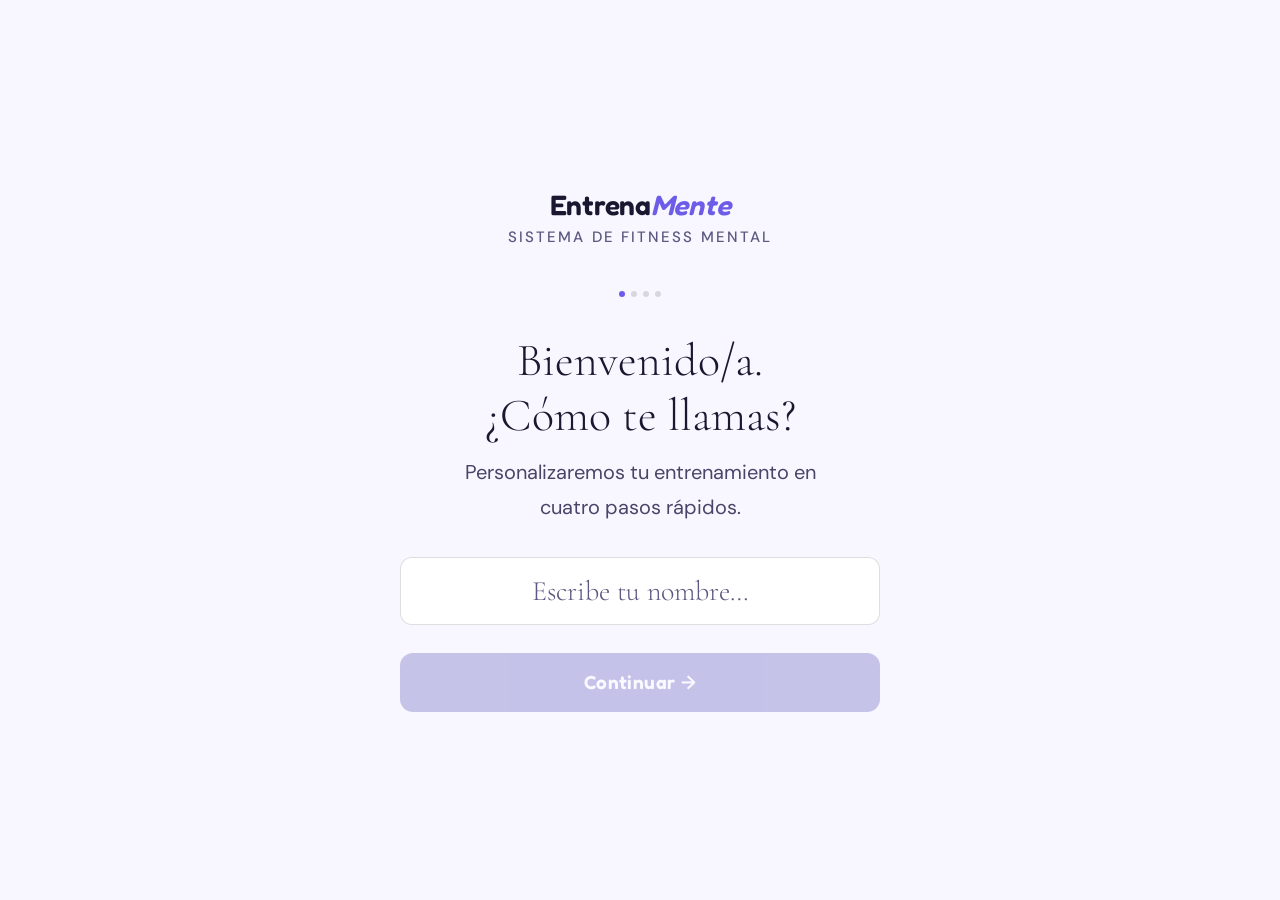
<file: index.html>
<!DOCTYPE html>
<html lang="es">
<head>
<meta charset="UTF-8">
<meta name="viewport" content="width=device-width, initial-scale=1.0, maximum-scale=1.0">
<title>EntrenaMente</title>
<link rel="preconnect" href="https://fonts.googleapis.com">
<link href="https://fonts.googleapis.com/css2?family=Fredoka:wght@400;600&family=Cormorant+Garamond:ital,wght@0,300;0,400;1,300;1,400&family=DM+Sans:wght@300;400;500;600&display=swap" rel="stylesheet">
<link rel="stylesheet" href="./tokens.css">
<link rel="stylesheet" href="./components.css">
<style>
/* tokens.css + components.css loaded above — :root tokens live there */

/* ── Blob background texture ── */
.app-blobs{position:fixed;inset:0;z-index:0;pointer-events:none;overflow:hidden;}
.blob-a{position:absolute;top:-10%;right:-20%;width:85%;opacity:1;}
.blob-b{position:absolute;bottom:-12%;left:-16%;width:72%;opacity:1;}

/* ── Body: Fredoka everywhere ── */
body{font-family:'Fredoka',sans-serif;background:#F8F7FF;color:#1A1830;min-height:100vh;overflow-x:hidden;}

/* ── Top bar ── */
.app-wrap{position:relative;z-index:10;max-width:480px;margin:0 auto;padding:0 20px 96px;display:flex;flex-direction:column;min-height:100vh;}
.top-bar{display:flex;align-items:center;justify-content:space-between;padding:16px 0 8px;position:sticky;top:0;z-index:20;background:#F8F7FF;}
.top-logo{font-family:'Fredoka',sans-serif;font-size:22px;font-weight:600;color:#1A1830;letter-spacing:-0.01em;display:flex;align-items:center;gap:7px;white-space:nowrap;text-decoration:none;}
.top-logo em{color:#6C5CE7;font-style:italic;}
.top-right{display:flex;align-items:center;gap:12px;}
.streak-wrap{display:flex;align-items:center;gap:4px;padding:5px 11px;border-radius:9999px;background:rgba(245,166,35,0.12);border:1px solid rgba(245,166,35,0.28);}
.streak-wrap.zero{background:rgba(0,0,0,0.06);border-color:rgba(0,0,0,0.13);}
.streak-fire{font-size:17px;line-height:1;}
.streak-wrap.zero .streak-fire{filter:grayscale(1);opacity:0.5;}
.streak-count{font-family:'Fredoka',sans-serif;font-size:16px;font-weight:600;color:#A16707;}
.streak-wrap.zero .streak-count{color:#5C5880;}
.top-settings{background:none;border:none;cursor:pointer;color:#5C5880;font-size:18px;padding:4px;-webkit-tap-highlight-color:transparent;}

/* ── Greeting ── */
.greeting-block{padding:24px 0 16px;}
.greeting-hi{font-family:'Fredoka',sans-serif;font-size:clamp(38px,10vw,52px);font-weight:600;color:#1A1830;line-height:1.1;margin-bottom:6px;}
.greeting-hi em{color:#6C5CE7;font-style:normal;}
.greeting-date{font-family:'Fredoka',sans-serif;font-size:18px;font-weight:400;color:#5C5880;}

/* ── Post-session state ── */
.done-block{display:none;flex-direction:column;margin-bottom:20px;}
.done-block.show{display:flex;}
.done-unified-card{background:#fff;border:1.5px solid rgba(46,207,184,0.25);border-radius:16px;padding:20px 22px;display:flex;align-items:center;gap:14px;}
.done-summary-icon{width:38px;height:38px;border-radius:50%;background:rgba(46,207,184,0.10);border:1.5px solid rgba(46,207,184,0.25);color:#2ECFB8;display:flex;align-items:center;justify-content:center;font-size:18px;font-weight:700;flex-shrink:0;}
.done-summary-title{font-family:'Fredoka',sans-serif;font-size:20px;font-weight:600;color:#1A1830;line-height:1.2;}
.done-summary-sub{font-size:17px;color:#5C5880;margin-top:3px;}
.done-fire{font-size:60px;filter:drop-shadow(0 0 14px rgba(255,140,0,0.6));animation:firePop 0.5s ease both;margin-bottom:4px;}
@keyframes firePop{from{transform:scale(0.4);opacity:0}to{transform:scale(1);opacity:1}}
.done-msg{font-family:'Fredoka',sans-serif;font-size:28px;font-weight:600;color:#1A1830;}
.done-sub{font-size:18px;color:#4A4468;line-height:1.6;max-width:300px;}

/* ── Progress bar ── */
.prog-bar-wrap{margin-bottom:20px;display:flex;align-items:center;gap:10px;}
.prog-bar{flex:1;height:8px;background:#F0EEF8;border-radius:9999px;overflow:hidden;}
.prog-fill{height:100%;background:#6C5CE7;border-radius:9999px;transition:width 0.5s ease;}
.prog-label{font-family:'Fredoka',sans-serif;font-size:16px;color:#5C5880;min-width:28px;text-align:right;}

/* ── Session label ── */
#session-label{font-family:'Fredoka',sans-serif;font-size:16px;font-weight:600;letter-spacing:0.06em;text-transform:uppercase;color:#5C5880;margin-bottom:12px;}

/* ── Today-list rows (design system: 92px zone, min-height 92px) ── */
.today-list{display:flex;flex-direction:column;gap:10px;margin-bottom:20px;}
.today-ex{display:grid;grid-template-columns:64px 1fr;align-items:stretch;background:#fff;border:1px solid rgba(0,0,0,0.13);border-radius:16px;min-height:84px;overflow:hidden;box-shadow:0 2px 8px rgba(26,24,48,0.06);cursor:pointer;-webkit-tap-highlight-color:transparent;}
.today-ex.done{border-color:rgba(46,207,184,0.25);background:#fff;}
.today-ex-zone{display:grid;place-items:center;flex-shrink:0;border-radius:15px 0 0 15px;}
.today-ex-body{display:flex;align-items:center;gap:10px;padding:14px 14px 14px 10px;}
.today-ex-check{width:26px;height:26px;border-radius:50%;border:2px solid rgba(0,0,0,0.13);display:flex;align-items:center;justify-content:center;font-size:14px;flex-shrink:0;transition:all 0.2s;}
.today-ex.done .today-ex-check{background:#2ECFB8;border-color:#2ECFB8;color:#fff;}
.today-ex-name{font-family:'Fredoka',sans-serif;font-size:20px;font-weight:600;color:#1A1830;flex:1;line-height:1.2;}
.today-ex.done .today-ex-name{color:#5C5880;text-decoration:line-through;}
.today-ex-pill{font-family:'Fredoka',sans-serif;font-size:14px;font-weight:600;letter-spacing:0.04em;padding:4px 10px;border-radius:9999px;background:rgba(108,92,231,0.10);color:#534AB7;border:1px solid rgba(108,92,231,0.25);white-space:nowrap;}
.today-ex.done .today-ex-pill{background:rgba(46,207,184,0.10);color:#0A7A6A;border-color:rgba(46,207,184,0.25);}

/* ── Primary CTA button (design system: 56px, radius-12, Fredoka 20/600) ── */
.main-cta{width:100%;height:56px;margin-bottom:16px;background:#6C5CE7;color:#fff;border:none;border-radius:12px;font-family:'Fredoka',sans-serif;font-size:20px;font-weight:600;letter-spacing:0.02em;cursor:pointer;transition:background 140ms ease;-webkit-tap-highlight-color:transparent;display:flex;align-items:center;justify-content:center;gap:10px;box-shadow:0 8px 20px rgba(83,74,183,0.24);}
.main-cta:hover{background:#534AB7;}
.main-cta:active{background:#534AB7;box-shadow:none;}
.main-cta:disabled{background:#F0EEF8;border:1px solid rgba(0,0,0,0.13);color:#5C5880;box-shadow:none;cursor:not-allowed;}

/* ── Explore footer ── */
.explore-footer{width:100%;margin-top:8px;}
.see-all-btn{width:100%;padding:16px 20px;border-radius:16px;cursor:pointer;background:#fff;border:1px solid rgba(0,0,0,0.13);text-align:left;transition:all 0.15s;box-shadow:0 2px 8px rgba(26,24,48,0.06);}
.see-all-btn:hover{border-color:rgba(108,92,231,0.25);background:rgba(108,92,231,0.05);}
.see-all-main{font-family:'Fredoka',sans-serif;font-size:20px;font-weight:600;color:#1A1830;display:flex;align-items:center;justify-content:space-between;}
.see-all-sub{font-family:'Fredoka',sans-serif;font-size:16px;color:#5C5880;margin-top:2px;}
.see-all-arrow{transition:transform 0.2s;color:#6C5CE7;font-size:18px;}
.see-all-btn.open .see-all-arrow{transform:rotate(180deg);}

/* ── Exercise tile grid (design system tile variant: 78px zone, wave edge) ── */
.ex-grid-wrap{display:none;flex-direction:column;gap:24px;animation:fadeUp 0.3s ease both;margin-top:16px;}
.ex-grid-wrap.show{display:flex;}
@keyframes fadeUp{from{opacity:0;transform:translateY(10px)}to{opacity:1;transform:translateY(0)}}
.pillar-title{font-family:'Fredoka',sans-serif;font-size:16px;font-weight:600;letter-spacing:0.08em;text-transform:uppercase;color:#5C5880;margin-bottom:10px;display:flex;align-items:center;gap:10px;}
.pillar-title::after{content:'';flex:1;height:1px;background:rgba(0,0,0,0.07);}

.ex-thumb-grid{display:grid;grid-template-columns:1fr 1fr;gap:14px;}
.ex-thumb{background:#fff;border:1px solid rgba(0,0,0,0.07);border-radius:16px;text-decoration:none;overflow:hidden;display:flex;flex-direction:column;box-shadow:0 2px 8px rgba(26,24,48,0.06);transition:box-shadow 0.18s;-webkit-tap-highlight-color:transparent;}
.ex-thumb:hover,.ex-thumb:active{box-shadow:0 8px 20px rgba(26,24,48,0.12);}
.ex-thumb-zone{height:78px;display:flex;align-items:center;justify-content:center;position:relative;}
/* Wave edge between zone and body */
.ex-thumb-zone::after{content:'';position:absolute;bottom:0;left:0;right:0;height:20px;background:#fff;border-radius:50% 50% 0 0/100% 100% 0 0;}
.ex-thumb-zone svg{position:relative;z-index:1;}
.ex-thumb-body{padding:10px 14px 14px;}
.ex-thumb-cat{font-family:'Fredoka',sans-serif;font-size:13px;font-weight:600;letter-spacing:0.06em;text-transform:uppercase;margin-bottom:3px;}
.ex-thumb-name{font-family:'Fredoka',sans-serif;font-size:20px;font-weight:600;color:#1A1830;line-height:1.2;margin-bottom:3px;}
.ex-thumb-dur{font-family:'Fredoka',sans-serif;font-size:14px;color:#5C5880;}

/* Odd tile last child: single tile centered */
.ex-thumb-grid .ex-thumb:last-child:nth-child(odd){grid-column:1/-1;max-width:calc(50% - 7px);}

/* Session complete overlay */
.session-complete-overlay{position:fixed;inset:0;z-index:500;background:#F8F7FF;display:flex;flex-direction:column;align-items:center;justify-content:center;padding:32px 24px;text-align:center;animation:scFadeIn 0.4s ease both;}
@keyframes scFadeIn{from{opacity:0;transform:scale(0.97)}to{opacity:1;transform:scale(1)}}
.session-complete-overlay.hidden{display:none;}
.ob-back{background:none;border:none;cursor:pointer;font-family:'Fredoka',sans-serif;font-size:16px;color:#5C5880;padding:4px 0;-webkit-tap-highlight-color:transparent;}
.ob-back:hover{color:#6C5CE7;}

/* ── Bottom navigation bar (design system: 60px bar, 5 tabs) ── */
.bottom-nav{
  position:fixed;bottom:0;left:0;right:0;z-index:100;
  background:#fff;border-top:1px solid rgba(0,0,0,0.07);
  box-shadow:0 -2px 12px rgba(26,24,48,0.08);
  display:flex;align-items:stretch;justify-content:space-around;
  height:60px;padding-bottom:env(safe-area-inset-bottom,0px);
  max-width:100%;
}
.nav-tab{
  flex:1;display:flex;flex-direction:column;align-items:center;
  justify-content:center;gap:3px;cursor:pointer;
  border-radius:12px;color:#5C5880;
  -webkit-tap-highlight-color:transparent;border:none;background:none;
  font-family:'Fredoka',sans-serif;font-size:14px;font-weight:400;
  transition:color 0.15s;padding:4px 6px;
}
.nav-tab.active{color:#6C5CE7;font-weight:600;}
.nav-tab svg{flex-shrink:0;}
*{box-sizing:border-box;margin:0;padding:0;}
html{scroll-behavior:smooth;}
body{font-family:'DM Sans',sans-serif;background:var(--bg);color:var(--text);min-height:100vh;overflow-x:hidden;}
body::before{display:none;}

/* ONBOARDING */
#onboarding{position:fixed;inset:0;background:var(--bg);z-index:100;display:flex;flex-direction:column;align-items:center;justify-content:center;padding:24px 20px;overflow-y:auto;}
#onboarding.hidden{display:none;}
.ob-screen{display:none;flex-direction:column;align-items:center;width:100%;max-width:480px;animation:obUp 0.4s ease both;}
.ob-screen.active{display:flex;}
@keyframes obUp{from{opacity:0;transform:translateY(18px)}to{opacity:1;transform:translateY(0)}}
.ob-dots{display:flex;gap:6px;margin-bottom:36px;}
.ob-dot{width:6px;height:6px;border-radius:50%;background:var(--border2);transition:background 0.3s;}
.ob-dot.active{background:var(--violet);}
.ob-dot.done{background:var(--teal);}
.ob-logo{font-family:'Fredoka',sans-serif;font-size:28px;font-weight:600;color:var(--text);letter-spacing:-0.01em;margin-bottom:5px;}
.ob-logo em{color:var(--violet);font-style:italic;}
.ob-tagline{font-size:15px;font-weight:500;letter-spacing:0.14em;text-transform:uppercase;color:var(--text3);margin-bottom:44px;}
.ob-title{font-family:'Cormorant Garamond',serif;font-size:clamp(32px,7vw,46px);font-weight:300;line-height:1.2;color:var(--text);text-align:center;margin-bottom:12px;}
.ob-title em{color:var(--violet);font-style:italic;}
.ob-sub{font-size:20px;color:var(--text2);text-align:center;line-height:1.75;margin-bottom:32px;max-width:400px;}
#ob-age::-webkit-inner-spin-button,#ob-age::-webkit-outer-spin-button{-webkit-appearance:none;margin:0;}
.ob-input{width:100%;padding:16px 20px;background:var(--card);border:1.5px solid var(--border2);border-radius:12px;color:var(--text);font-family:'Cormorant Garamond',serif;font-size:28px;font-weight:300;text-align:center;outline:none;transition:border-color 0.2s;margin-bottom:28px;-webkit-appearance:none;}
.ob-input::placeholder{color:var(--text3);}
.ob-input:focus{border-color:var(--violet);}
.ob-profiles{display:grid;grid-template-columns:1fr 1fr;gap:10px;width:100%;margin-bottom:24px;}
.ob-profile{padding:20px 12px;border-radius:14px;border:1.5px solid var(--border2);background:var(--card);cursor:pointer;text-align:center;transition:all 0.2s;-webkit-tap-highlight-color:transparent;}
.ob-profile:hover,.ob-profile.selected{border-color:var(--violet);background:var(--violet-d);}
.op-emoji{font-size:28px;margin-bottom:8px;display:block;}
.op-ages{font-size:18px;font-weight:600;color:var(--text);line-height:1;}
.op-label{font-size:13px;color:var(--text3);margin-top:4px;letter-spacing:0.06em;text-transform:uppercase;}
.ob-profile.selected .op-ages,.ob-profile.selected .op-label{color:var(--violet);}
.ob-parent-note{width:100%;padding:12px 16px;border-radius:10px;background:var(--amber-d);border:1px solid rgba(245,166,35,0.2);font-size:13px;color:var(--amber);text-align:center;line-height:1.55;margin-bottom:20px;display:none;}
.ob-parent-note.show{display:block;}
.ob-confidence{display:flex;flex-direction:column;gap:10px;width:100%;margin-bottom:28px;}
.ob-conf-opt{padding:16px;border-radius:12px;border:1.5px solid var(--border2);background:var(--card);cursor:pointer;display:flex;align-items:center;gap:14px;transition:all 0.2s;-webkit-tap-highlight-color:transparent;}
.ob-conf-opt:hover,.ob-conf-opt.selected{border-color:var(--violet);background:var(--violet-d);}
.oc-emoji{font-size:22px;flex-shrink:0;}
.oc-label{font-size:17px;font-weight:600;color:var(--text);}
.oc-desc{font-size:16px;color:var(--text3);margin-top:2px;line-height:1.55;}
.ob-conf-opt.selected .oc-label{color:var(--violet);}
.ob-rec-card{width:100%;background:var(--card);border:1.5px solid var(--border2);border-radius:16px;overflow:hidden;margin-bottom:22px;}
.ob-rec-head{padding:15px 20px;border-bottom:1px solid var(--border);display:flex;align-items:center;gap:12px;}
.ob-rec-icon{font-size:24px;}
.ob-rec-label{font-size:15px;font-weight:700;letter-spacing:0.08em;text-transform:uppercase;color:var(--violet);}
.ob-rec-name{font-family:'Cormorant Garamond',serif;font-size:24px;font-weight:400;color:var(--text);margin-top:2px;}
.ob-rec-body{padding:15px 20px;}
.ob-rec-desc{font-size:16px;color:var(--text2);line-height:1.7;margin-bottom:12px;}
.ob-rec-tags{display:flex;gap:6px;flex-wrap:wrap;}
.ob-rec-tag{font-size:13px;font-weight:600;letter-spacing:0.06em;text-transform:uppercase;padding:4px 11px;border-radius:20px;background:var(--bg2);color:var(--text3);border:1px solid var(--border2);}
.ob-greeting{font-family:'Cormorant Garamond',serif;font-size:clamp(24px,5vw,34px);font-weight:300;color:var(--text);text-align:center;margin-bottom:8px;line-height:1.2;}
.ob-greeting em{color:var(--violet);font-style:italic;}
.ob-session-note{font-size:17px;color:var(--text3);text-align:center;margin-bottom:28px;}
.ob-btn{width:100%;padding:17px;background:var(--violet-deep);color:#fff;border:none;border-radius:13px;cursor:pointer;font-family:'Fredoka','DM Sans',sans-serif;font-size:19px;font-weight:600;letter-spacing:0.02em;transition:all 0.2s;-webkit-tap-highlight-color:transparent;}
.ob-btn:hover{background:var(--violet);transform:translateY(-1px);}
.ob-btn:disabled{opacity:0.3;pointer-events:none;transform:none;}
.ob-btn-ghost{width:100%;padding:13px;background:transparent;color:var(--text3);border:1.5px solid var(--border2);border-radius:12px;cursor:pointer;font-family:'DM Sans',sans-serif;font-size:16px;font-weight:500;margin-top:10px;transition:all 0.18s;-webkit-tap-highlight-color:transparent;}
.ob-btn-ghost:hover{color:var(--text2);}
.ob-back{font-size:17px;color:var(--text3);cursor:pointer;margin-top:16px;display:inline-flex;align-items:center;gap:5px;transition:color 0.15s;}
.ob-back:hover{color:var(--text2);}

/* MAIN APP */
#app{display:none;}
#app.show{display:block;}
.app-wrap{position:relative;z-index:10;max-width:480px;margin:0 auto;padding:0 20px 48px;display:flex;flex-direction:column;min-height:100vh;
}

.top-bar{display:flex;align-items:center;justify-content:space-between;padding:28px 0 0;}
.top-logo{font-family:'Fredoka',sans-serif;font-size:22px;font-weight:600;color:var(--text);letter-spacing:-0.01em;display:flex;align-items:center;gap:7px;white-space:nowrap;}
.top-logo em{color:var(--violet);font-style:italic;}
.top-right{display:flex;align-items:center;gap:14px;}
.streak-wrap{display:flex;align-items:center;gap:5px;cursor:default;}
.streak-fire{font-size:22px;line-height:1;filter:drop-shadow(0 0 5px rgba(255,140,0,0.5));transition:transform 0.2s;}
.streak-wrap:hover .streak-fire{transform:scale(1.2);}
.streak-wrap.zero .streak-fire{filter:none;opacity:0.25;}
.streak-count{font-family:'Fredoka',sans-serif;font-size:20px;font-weight:600;color:var(--amber);line-height:1;}
.streak-wrap.zero .streak-count{color:var(--text3);}
.top-settings{background:none;border:none;cursor:pointer;color:var(--text3);font-size:18px;padding:4px;-webkit-tap-highlight-color:transparent;transition:color 0.15s;}
.top-settings:hover{color:var(--text2);}

.greeting-block{padding:28px 0 20px;}
.greeting-hi{font-family:'Fredoka',sans-serif;font-size:clamp(40px,10vw,56px);font-weight:600;color:var(--text);line-height:1.1;margin-bottom:8px;}
.greeting-hi em{color:var(--violet);font-style:italic;}
.greeting-date{font-family:'Fredoka',sans-serif;font-size:17px;font-weight:400;color:var(--text3);letter-spacing:0.01em;}

/* ── Post-session state ── */
.done-block { display:none; flex-direction:column; margin-bottom:20px; }
.done-block.show { display:flex; }
.done-unified-card {
  background:var(--card); border:1.5px solid var(--teal-b);
  border-radius:16px; padding:20px 22px;
  display:flex; align-items:center; gap:14px;
}
.done-summary-icon {
  width:38px; height:38px; border-radius:50%; background:var(--teal-d);
  border:1.5px solid var(--teal-b); color:var(--teal);
  display:flex; align-items:center; justify-content:center;
  font-size:18px; font-weight:700; flex-shrink:0;
}
.done-summary-title { font-family:'Fredoka',sans-serif; font-size:18px; font-weight:600; color:var(--text); line-height:1.2; }
.done-summary-sub { font-size:17px; color:var(--text3); margin-top:3px; }
.done-tomorrow-sub { font-size:15px; color:var(--text3); opacity:0.7; }
.done-block.show{display:flex;}
.done-fire{font-size:60px;filter:drop-shadow(0 0 14px rgba(255,140,0,0.6));animation:firePop 0.5s ease both;margin-bottom:4px;}
@keyframes firePop{from{transform:scale(0.4);opacity:0}to{transform:scale(1);opacity:1}}
.done-msg{font-family:'Fredoka',sans-serif;font-size:28px;font-weight:600;color:var(--text);}
.done-sub{font-size:17px;color:var(--text2);line-height:1.65;max-width:300px;}

.main-cta{width:100%;padding:18px;margin-bottom:20px;background:var(--violet-deep);color:#fff;border:none;border-radius:16px;font-family:'Fredoka','DM Sans',sans-serif;font-size:22px;font-weight:600;cursor:pointer;transition:all 0.2s;-webkit-tap-highlight-color:transparent;display:flex;align-items:center;justify-content:center;gap:10px;}


.main-cta:hover{background:var(--violet);}
.main-cta:active{opacity:0.9;}
.main-cta:disabled{background:var(--card2);color:var(--text3);cursor:default;transform:none;}

.prog-bar-wrap{margin-bottom:20px;display:flex;align-items:center;gap:10px;}
.prog-bar{flex:1;height:3px;background:var(--border);border-radius:2px;overflow:hidden;}
.prog-fill{height:100%;background:var(--violet);border-radius:2px;transition:width 0.5s ease;}
.prog-label{font-size:16px;color:var(--text3);min-width:28px;text-align:right;}

.today-list{display:flex;flex-direction:column;gap:8px;margin-bottom:16px;}
.today-ex{display:flex;align-items:center;gap:12px;padding:14px 16px;background:var(--card);border:1px solid var(--border2);border-radius:12px;}
/* today-ex styles defined above in design system block */

.explore-footer {
  width:100%; margin-top:8px;
}
.see-all-btn {
  width:100%; padding:16px 20px; border-radius:14px; cursor:pointer;
  background:var(--card); border:1.5px solid var(--border2);
  text-align:left; transition:all 0.15s;
  box-shadow:0 1px 4px rgba(0,0,0,0.05);
}
.see-all-btn:hover { border-color:var(--violet-b); background:var(--violet-d); }
.see-all-main { font-family:'Fredoka',sans-serif; font-size:18px; font-weight:600; color:var(--text); display:flex; align-items:center; justify-content:space-between; }
.see-all-sub { font-size:14px; color:var(--text3); margin-top:2px; }
.see-all-arrow { transition:transform 0.2s; color:var(--violet); font-size:18px; font-weight:700; }
.see-all-btn:hover .see-all-main { color:var(--violet); }
.see-all-btn.open .see-all-arrow{transform:rotate(180deg);}

.ex-grid-wrap{display:none;flex-direction:column;gap:24px;animation:fadeUp 0.3s ease both;}
.ex-grid-wrap.show{display:flex;}
@keyframes fadeUp{from{opacity:0;transform:translateY(10px)}to{opacity:1;transform:translateY(0)}}
.pillar-title{font-size:14px;font-weight:700;letter-spacing:0.12em;text-transform:uppercase;color:var(--text3);margin-bottom:10px;margin-top:4px;display:flex;align-items:center;gap:10px;}
.pillar-title::after{content:'';flex:1;height:1px;background:var(--border);}
.ex-thumb-grid .ex-thumb:last-child:nth-child(odd){grid-column:1/-1;max-width:calc(50% - 5px);}
.ex-grid{display:flex;flex-direction:column;gap:8px;}

/* ── Exercise thumbnail grid ── */
.ex-thumb-grid{display:grid;grid-template-columns:1fr 1fr;gap:10px;}
.ex-thumb{background:var(--card);border:1px solid var(--border2);border-radius:14px;
  padding:16px 14px;text-decoration:none;display:flex;flex-direction:column;
  align-items:center;gap:8px;text-align:center;transition:all 0.18s;
  -webkit-tap-highlight-color:transparent;box-shadow:0 1px 4px rgba(0,0,0,0.05);}
.ex-thumb:hover,.ex-thumb:active{border-color:var(--violet-b);background:var(--violet-d);}
.ex-thumb-icon{font-size:28px;line-height:1;}
.ex-thumb-name{font-size:14px;font-weight:600;color:var(--text);line-height:1.3;}

.ex-card{background:var(--card);border:1px solid var(--border2);border-radius:13px;padding:16px 18px;text-decoration:none;display:flex;align-items:center;gap:14px;transition:all 0.18s;-webkit-tap-highlight-color:transparent;box-shadow:0 1px 4px rgba(0,0,0,0.06);}
.ex-card:hover,.ex-card:active{border-color:var(--violet-b);background:var(--violet-d);}
.ex-card.recommended{border-color:rgba(201,168,76,0.35);}
.ex-card-text{flex:1;}
.ex-name{font-size:17px;font-weight:600;color:var(--text);margin-bottom:3px;}
.ex-desc{font-size:16px;color:var(--text3);line-height:1.5;}
.ex-arrow{font-size:16px;color:var(--text3);}
.ex-card:hover .ex-arrow{color:var(--violet);}

.session-complete-overlay{position:fixed;inset:0;z-index:500;background:var(--bg);display:flex;flex-direction:column;align-items:center;justify-content:center;padding:32px 24px;text-align:center;animation:scFadeIn 0.4s ease both;}
@keyframes scFadeIn{from{opacity:0;transform:scale(0.97)}to{opacity:1;transform:scale(1)}}
.session-complete-overlay.hidden{display:none;}
</style>
</head>
<body>
<!-- Blob texture background -->
<div class="app-blobs" aria-hidden="true">
  <svg class="blob-a" viewBox="0 0 400 380" fill="none" xmlns="http://www.w3.org/2000/svg">
    <path d="M320 30 C380 10 420 80 400 160 C380 240 300 280 220 260 C140 240 80 180 100 100 C120 20 260 50 320 30Z" fill="rgba(108,92,231,0.10)"/>
  </svg>
  <svg class="blob-b" viewBox="0 0 360 320" fill="none" xmlns="http://www.w3.org/2000/svg">
    <path d="M40 280 C-20 250 -10 160 40 100 C90 40 180 20 250 60 C320 100 350 190 300 250 C250 310 100 310 40 280Z" fill="rgba(46,207,184,0.10)"/>
  </svg>
</div>

<!-- ONBOARDING -->
<div id="onboarding">
  <div class="ob-screen active" id="ob-s1">
    <div class="ob-logo">Entrena<em>Mente</em></div>
    <div class="ob-tagline">Sistema de Fitness Mental</div>
    <div class="ob-dots"><div class="ob-dot active"></div><div class="ob-dot"></div><div class="ob-dot"></div><div class="ob-dot"></div></div>
    <div class="ob-title">Bienvenido/a.<br>¿Cómo te llamas?</div>
    <div class="ob-sub">Personalizaremos tu entrenamiento en cuatro pasos rápidos.</div>
    <input class="ob-input" id="ob-name" type="text" placeholder="Escribe tu nombre…" autocomplete="given-name" maxlength="30" oninput="checkName()">
    <button class="ob-btn" id="ob-s1-btn" disabled onclick="goTo(3)">Continuar →</button>
  </div>
  <div class="ob-screen" id="ob-s2">
    <div class="ob-dots"><div class="ob-dot done"></div><div class="ob-dot active"></div><div class="ob-dot"></div><div class="ob-dot"></div></div>
    <div class="ob-title">¿Cuál es tu <em>grupo de edad</em>?</div>
    <div class="ob-sub" id="ob-s2-sub">Elige el que mejor te corresponde.</div>
    <div class="ob-profiles">
      <div class="ob-profile" onclick="selectProfile(this,'child')"><span class="op-emoji">🌱</span><div class="op-ages">8–12</div><div class="op-label">años</div></div>
      <div class="ob-profile" onclick="selectProfile(this,'teen')"><span class="op-emoji">⚡</span><div class="op-ages">13–25</div><div class="op-label">años</div></div>
      <div class="ob-profile" onclick="selectProfile(this,'adult')"><span class="op-emoji">🎯</span><div class="op-ages">26–60</div><div class="op-label">años</div></div>
      <div class="ob-profile" onclick="selectProfile(this,'senior')"><span class="op-emoji">🌿</span><div class="op-ages">60+</div><div class="op-label">años</div></div>
    </div>
    <div class="ob-parent-note" id="ob-parent-note">👋 Parece que estás configurando la app para un niño o niña. Selecciona su grupo de edad y continúa en su nombre.</div>
    <button class="ob-btn" id="ob-s2-btn" disabled onclick="goTo(3)">Continuar →</button>
    <span class="ob-back" onclick="goTo(1)">← Atrás</span>
  </div>
  <div class="ob-screen" id="ob-s3">
    <div class="ob-dots"><div class="ob-dot done"></div><div class="ob-dot active"></div><div class="ob-dot"></div></div>
    <div class="ob-title">¿Cuántos años <em>tienes</em>?</div>
    <div class="ob-sub">Usamos tu edad para adaptar el ritmo de los ejercicios desde el inicio.</div>
    <div style="width:100%;display:flex;flex-direction:column;align-items:center;gap:16px;margin-bottom:28px;">
      <input id="ob-age" type="number" min="18" max="100" placeholder="Ej. 62"
        style="width:100%;padding:18px 20px;font-family:'Cormorant Garamond',serif;font-size:36px;
        font-weight:300;text-align:center;background:var(--card);border:1.5px solid var(--border2);
        border-radius:14px;color:var(--text);outline:none;-webkit-tap-highlight-color:transparent;
        -webkit-appearance:none;-moz-appearance:textfield;appearance:textfield;"
        oninput="checkAge()" inputmode="numeric">
    </div>
    <button class="ob-btn" id="ob-s3-btn" disabled onclick="goTo(4)">Continuar →</button>
    <span class="ob-back" onclick="goTo(1)">← Atrás</span>
  </div>
  <div class="ob-screen" id="ob-s4">
    <div class="ob-dots"><div class="ob-dot done"></div><div class="ob-dot done"></div><div class="ob-dot active"></div></div>
    <div class="ob-greeting" id="ob-rec-greeting"></div>
    <div class="ob-session-note" id="ob-session-note"></div>
    <div class="ob-rec-card">
      <div class="ob-rec-body" style="padding:22px 20px;">
        <div style="font-family:'Cormorant Garamond',serif;font-size:26px;font-weight:300;color:var(--text);line-height:1.4;margin-bottom:10px;">Empezaremos con unos ejercicios para calentar.</div>
        <div style="font-size:17px;color:var(--text2);line-height:1.7;">¿Estás listo para tu <strong style="color:var(--text);">EntrenaMente</strong> de hoy?</div>
      </div>
    </div>
    <button class="ob-btn" id="ob-start-btn">Comenzar →</button>
    <button class="ob-btn-ghost">Ver todos los ejercicios primero</button>
    <span class="ob-back" onclick="goTo(3)">← Atrás</span>
  </div>
</div>

<!-- MAIN APP -->
<div id="app">
<div class="app-wrap">
  <div class="top-bar">
    <div class="top-logo">
      <svg width="20" height="24" viewBox="0 0 22 26" fill="none" style="flex-shrink:0;">
        <rect x="1.5" y="1.5" width="19" height="14" rx="7" stroke="var(--violet)" stroke-width="1.8"/>
        <path d="M1.5 11 Q1.5 19 11 19 Q20.5 19 20.5 11" stroke="var(--violet)" stroke-width="1.8" stroke-linecap="round" fill="none"/>
        <path d="M5 7 Q11 2 17 7" stroke="var(--teal)" stroke-width="2" stroke-linecap="round" fill="none"/>
      </svg>
      <span style="letter-spacing:-0.02em;">Entrena<em style="color:var(--violet);font-style:italic;letter-spacing:-0.02em;">Mente</em></span>
    </div>
    <div class="top-right">
      <div class="streak-wrap zero" id="streak-wrap">
        <span class="streak-fire">🔥</span>
        <span class="streak-count" id="streak-count">0</span>
      </div>
      <button class="top-settings" onclick="resetOnboarding()" title="Cambiar perfil">⚙</button>
    </div>
  </div>

  <div class="greeting-block">
    <div class="greeting-hi">Hola, <em id="greeting-name" style="color:var(--violet);font-style:normal;"></em></div>
    <div class="greeting-date" id="greeting-date"></div>
  </div>

  <div class="done-block" id="done-block">
    <div class="done-unified-card">
      <span class="done-summary-icon">✓</span>
      <div>
        <div class="done-summary-title" id="done-msg">¡Sesión completada!</div>
        <div class="done-summary-sub" id="done-sub"></div>
      </div>
    </div>
  </div>

  <div class="prog-bar-wrap" id="prog-wrap" style="display:none;">
    <div class="prog-bar"><div class="prog-fill" id="prog-fill" style="width:0%"></div></div>
    <div class="prog-label" id="prog-label">0/0</div>
  </div>

  <div id="session-label" style="font-size:14px;font-weight:700;letter-spacing:0.08em;text-transform:uppercase;color:var(--text3);margin-bottom:10px;">Tu sesión de hoy</div>
  <div class="today-list" id="today-list"></div>

  <button class="main-cta" id="main-cta" onclick="startDailySession()">
    <span style="font-size:16px;line-height:1;">▶</span><span id="cta-label">Comenzar sesión</span>
  </button>

  <div class="explore-footer" id="explore-footer">
    <button class="see-all-btn" id="see-all-btn" onclick="toggleExGrid()">
      <div class="see-all-main">Explorar ejercicios&nbsp;<span class="see-all-arrow">↓</span></div>
      <div class="see-all-sub">Practica cuando quieras</div>
    </button>
  </div>
  <div class="ex-grid-wrap" id="ex-grid-wrap">
    <div>
      <div class="pillar-title">Lectura Visual</div>
      <div class="ex-thumb-grid">
        <a class="ex-thumb" id="card-flash" href="lectura_flash_rsvp.html">
          <div class="ex-thumb-zone" style="background:#6C5CE7;"><svg width="34" height="34" viewBox="0 0 34 34" fill="none"><rect x="5" y="7" width="24" height="4.6" rx="2.3" fill="#FFF"/><rect x="5" y="15" width="16" height="4.6" rx="2.3" fill="#FFF"/><rect x="5" y="23" width="20" height="4.6" rx="2.3" fill="#FFF"/></svg></div>
          <div class="ex-thumb-body"><div class="ex-thumb-cat" style="color:#534AB7;">Velocidad</div><div class="ex-thumb-name">Lectura Flash</div><div class="ex-thumb-dur">5 min</div></div>
        </a>
        <a class="ex-thumb" id="card-bloques" href="lectura_por_bloques_prototype.html">
          <div class="ex-thumb-zone" style="background:#534AB7;"><svg width="34" height="34" viewBox="0 0 34 34" fill="none"><rect x="5" y="5" width="11" height="11" rx="3.6" fill="#FFF"/><rect x="18" y="5" width="11" height="11" rx="3.6" fill="#FFF"/><rect x="5" y="18" width="11" height="11" rx="3.6" fill="#FFF"/><rect x="18" y="18" width="11" height="11" rx="3.6" fill="#FFF" opacity="0.5"/></svg></div>
          <div class="ex-thumb-body"><div class="ex-thumb-cat" style="color:#534AB7;">Velocidad</div><div class="ex-thumb-name">Por Bloques</div><div class="ex-thumb-dur">5 min</div></div>
        </a>
        <a class="ex-thumb" id="card-contra" href="contrarreloj.html">
          <div class="ex-thumb-zone" style="background:#F5A623;"><svg width="34" height="34" viewBox="0 0 34 34" fill="none"><circle cx="17" cy="17" r="11" stroke="#FFF" stroke-width="3"/><circle cx="17" cy="17" r="4" fill="#FFF"/></svg></div>
          <div class="ex-thumb-body"><div class="ex-thumb-cat" style="color:#A16707;">Atención</div><div class="ex-thumb-name">Adaptativa</div><div class="ex-thumb-dur">5 min</div></div>
        </a>
        <a class="ex-thumb" id="card-vision" href="vision_paralela.html">
          <div class="ex-thumb-zone" style="background:#F5A623;"><svg width="34" height="34" viewBox="0 0 34 34" fill="none"><ellipse cx="17" cy="17" rx="12" ry="8" stroke="#FFF" stroke-width="3"/><circle cx="17" cy="17" r="4" fill="#FFF"/></svg></div>
          <div class="ex-thumb-body"><div class="ex-thumb-cat" style="color:#A16707;">Atención</div><div class="ex-thumb-name">Visión Paralela</div><div class="ex-thumb-dur">5 min</div></div>
        </a>
        <a class="ex-thumb" id="card-saltos" href="saltos_visuales.html">
          <div class="ex-thumb-zone" style="background:#F5A623;"><svg width="34" height="34" viewBox="0 0 34 34" fill="none"><path d="M6 17h22M19 10l7 7-7 7M15 10L8 17l7 7" stroke="#FFF" stroke-width="3" stroke-linecap="round" stroke-linejoin="round"/></svg></div>
          <div class="ex-thumb-body"><div class="ex-thumb-cat" style="color:#A16707;">Atención</div><div class="ex-thumb-name">Saltos Visuales</div><div class="ex-thumb-dur">5 min</div></div>
        </a>
      </div>
    </div>
    <div>
      <div class="pillar-title">Memoria Activa</div>
      <div class="ex-thumb-grid">
        <a class="ex-thumb" id="card-memoria" href="memoria_activa.html">
          <div class="ex-thumb-zone" style="background:#2ECFB8;"><svg width="34" height="34" viewBox="0 0 34 34" fill="none"><rect x="5" y="5" width="11" height="11" rx="3.6" fill="#FFF"/><rect x="18" y="5" width="11" height="11" rx="3.6" fill="#FFF"/><rect x="5" y="18" width="11" height="11" rx="3.6" fill="#FFF"/><circle cx="23.5" cy="23.5" r="5.5" fill="#FFF" opacity="0.6"/></svg></div>
          <div class="ex-thumb-body"><div class="ex-thumb-cat" style="color:#0A7A6A;">Memoria</div><div class="ex-thumb-name">Memoria Activa</div><div class="ex-thumb-dur">5 min</div></div>
        </a>
        <a class="ex-thumb" id="card-cats" href="actualizacion_categorias.html">
          <div class="ex-thumb-zone" style="background:#2ECFB8;"><svg width="34" height="34" viewBox="0 0 34 34" fill="none"><rect x="5" y="5" width="11" height="11" rx="3.6" fill="#FFF"/><rect x="18" y="5" width="11" height="11" rx="3.6" fill="#FFF" opacity="0.5"/><rect x="5" y="18" width="11" height="11" rx="3.6" fill="#FFF" opacity="0.5"/><rect x="18" y="18" width="11" height="11" rx="3.6" fill="#FFF"/></svg></div>
          <div class="ex-thumb-body"><div class="ex-thumb-cat" style="color:#0A7A6A;">Memoria</div><div class="ex-thumb-name">Categorías</div><div class="ex-thumb-dur">4 min</div></div>
        </a>
        <a class="ex-thumb" id="card-continua" href="actualizacion_continua.html">
          <div class="ex-thumb-zone" style="background:#52C98A;"><svg width="34" height="34" viewBox="0 0 34 34" fill="none"><path d="M6 17h22M6 17l7-7M6 17l7 7" stroke="#FFF" stroke-width="3" stroke-linecap="round" stroke-linejoin="round"/><path d="M28 10v14" stroke="#FFF" stroke-width="3" stroke-linecap="round"/></svg></div>
          <div class="ex-thumb-body"><div class="ex-thumb-cat" style="color:#298454;">Lenguaje</div><div class="ex-thumb-name">Act. Continua</div><div class="ex-thumb-dur">5 min</div></div>
        </a>
      </div>
    </div>
    <div style="padding:4px 0 8px;">
      <button class="ob-back" onclick="resetOnboarding()" style="margin:0;font-size:15px;">⚙ Cambiar perfil</button>
    </div>
  </div>
</div>
</div>


<script>
const FIRST_SESSION = [
  { key:'saltos',  url:'saltos_visuales.html' },
  { key:'cats',    url:'actualizacion_categorias.html' },
  { key:'flash',   url:'lectura_flash_rsvp.html' },
];

// ── Exercise zone metadata — SVGs match the design system bundle exactly ──
const EX_ZONE = {
  flash:   { bg:'#6C5CE7', cat:'Velocidad', catColor:'#534AB7',
    svg:`<svg width="34" height="34" viewBox="0 0 34 34" fill="none" aria-hidden="true"><rect x="5" y="7" width="24" height="4.6" rx="2.3" fill="#FFFFFF"/><rect x="5" y="15" width="16" height="4.6" rx="2.3" fill="#FFFFFF"/><rect x="5" y="23" width="20" height="4.6" rx="2.3" fill="#FFFFFF"/></svg>` },
  bloques: { bg:'#534AB7', cat:'Velocidad', catColor:'#534AB7',
    svg:`<svg width="34" height="34" viewBox="0 0 34 34" fill="none" aria-hidden="true"><rect x="5" y="5" width="11" height="11" rx="3.6" fill="#FFFFFF"/><rect x="18" y="5" width="11" height="11" rx="3.6" fill="#FFFFFF"/><rect x="5" y="18" width="11" height="11" rx="3.6" fill="#FFFFFF"/><rect x="18" y="18" width="11" height="11" rx="3.6" fill="#FFFFFF" opacity="0.5"/></svg>` },
  contra:  { bg:'#F5A623', cat:'Atención', catColor:'#A16707',
    svg:`<svg width="34" height="34" viewBox="0 0 34 34" fill="none" aria-hidden="true"><circle cx="17" cy="17" r="11" stroke="#FFFFFF" stroke-width="3"/><circle cx="17" cy="17" r="4" fill="#FFFFFF"/></svg>` },
  vision:  { bg:'#F5A623', cat:'Atención', catColor:'#A16707',
    svg:`<svg width="34" height="34" viewBox="0 0 34 34" fill="none" aria-hidden="true"><ellipse cx="17" cy="17" rx="12" ry="8" stroke="#FFFFFF" stroke-width="3"/><circle cx="17" cy="17" r="4" fill="#FFFFFF"/></svg>` },
  saltos:  { bg:'#F5A623', cat:'Atención', catColor:'#A16707',
    svg:`<svg width="34" height="34" viewBox="0 0 34 34" fill="none" aria-hidden="true"><path d="M6 17h22M19 10l7 7-7 7M15 10L8 17l7 7" stroke="#FFFFFF" stroke-width="3" stroke-linecap="round" stroke-linejoin="round"/></svg>` },
  memoria: { bg:'#2ECFB8', cat:'Memoria', catColor:'#0A7A6A',
    svg:`<svg width="34" height="34" viewBox="0 0 34 34" fill="none" aria-hidden="true"><rect x="5" y="5" width="11" height="11" rx="3.6" fill="#FFFFFF"/><rect x="18" y="5" width="11" height="11" rx="3.6" fill="#FFFFFF"/><rect x="5" y="18" width="11" height="11" rx="3.6" fill="#FFFFFF"/><circle cx="23.5" cy="23.5" r="5.5" fill="#FFFFFF" opacity="0.6"/></svg>` },
  cats:    { bg:'#2ECFB8', cat:'Memoria', catColor:'#0A7A6A',
    svg:`<svg width="34" height="34" viewBox="0 0 34 34" fill="none" aria-hidden="true"><rect x="5" y="5" width="11" height="11" rx="3.6" fill="#FFFFFF"/><rect x="18" y="5" width="11" height="11" rx="3.6" fill="#FFFFFF" opacity="0.5"/><rect x="5" y="18" width="11" height="11" rx="3.6" fill="#FFFFFF" opacity="0.5"/><rect x="18" y="18" width="11" height="11" rx="3.6" fill="#FFFFFF"/></svg>` },
  continua:{ bg:'#52C98A', cat:'Lenguaje', catColor:'#298454',
    svg:`<svg width="34" height="34" viewBox="0 0 34 34" fill="none" aria-hidden="true"><path d="M6 17h22M6 17l7-7M6 17l7 7" stroke="#FFFFFF" stroke-width="3" stroke-linecap="round" stroke-linejoin="round"/><path d="M28 10v14" stroke="#FFFFFF" stroke-width="3" stroke-linecap="round"/></svg>` },
};

const EXERCISES = {
  flash:    { name:'Lectura Flash',        url:'lectura_flash_rsvp.html' },
  bloques:  { name:'Lectura por Bloques',   url:'lectura_por_bloques_prototype.html' },
  contra:   { name:'Lectura Adaptativa',    url:'contrarreloj.html' },
  vision:   { name:'Visión Paralela',       url:'vision_paralela.html' },
  saltos:   { name:'Saltos Visuales',       url:'saltos_visuales.html' },
  memoria:  { name:'Memoria Activa',        url:'memoria_activa.html' },
  cats:     { name:'Act. Categorías',       url:'actualizacion_categorias.html' },
  continua: { name:'Act. Continua',         url:'actualizacion_continua.html' },
};

const SCHEDULE = {
  adult:  [['flash','cats','saltos'],['flash','cats','saltos'],['contra','memoria','vision'],['flash','continua','bloques'],['contra','cats','saltos'],['flash','memoria','vision'],['continua','bloques','saltos']],
  teen:   [['flash','cats','saltos'],['flash','cats','saltos'],['contra','memoria','vision'],['flash','continua','bloques'],['contra','cats','saltos'],['flash','memoria','vision'],['continua','bloques','saltos']],
  child:  [['cats','saltos'],['flash','cats'],['cats','saltos'],['flash','cats'],['cats','saltos'],['flash','cats'],['cats','saltos']],
  senior: [['flash','cats','saltos'],['flash','cats','saltos'],['contra','cats','vision'],['flash','saltos','bloques'],['contra','cats','saltos'],['flash','cats','vision'],['saltos','bloques','cats']],
};

const RECS = {
  child: {
    beginner:     {icon:'🌱',name:'Act. Categorías',  url:'actualizacion_categorias.html',id:'card-cats',   desc:'Empezamos con el juego de categorías — el más sencillo y divertido. Mira palabras, recuerda la última de cada tipo.',tags:['Fácil','Sin tiempo límite']},
    intermediate: {icon:'⚡',name:'Act. Categorías',  url:'actualizacion_categorias.html',id:'card-cats',   desc:'Comenzamos con el ejercicio de categorías en nivel normal. Observa la secuencia y recuerda la última palabra de cada grupo.',tags:['Normal','Memoria']},
    advanced:     {icon:'🎯',name:'Lectura Flash',     url:'lectura_flash_rsvp.html',      id:'card-flash',  desc:'Empezamos con Lectura Flash en modo suave — verás palabras una a una y responderás preguntas sobre el texto.',tags:['150 ppm','Texto fácil']},
  },
  teen: {
    beginner:     {icon:'📖',name:'Lectura Flash',     url:'lectura_flash_rsvp.html',      id:'card-flash',  desc:'Comenzamos con Lectura Flash al ritmo más cómodo — texto sencillo, velocidad baja.',tags:['150 ppm','Sin presión']},
    intermediate: {icon:'🚀',name:'Lectura Flash',     url:'lectura_flash_rsvp.html',      id:'card-flash',  desc:'Lectura Flash en nivel estándar — buen punto de partida para mejorar tu velocidad con control de comprensión.',tags:['200 ppm','Adaptativo']},
    advanced:     {icon:'⚡',name:'Act. Continua',     url:'actualizacion_continua.html',  id:'card-continua',desc:'Para lectores avanzados, el n-back entrena la memoria de trabajo que marca la diferencia en lectura compleja.',tags:['1-back visual','Desafiante']},
  },
  adult: {
    beginner:     {icon:'📖',name:'Lectura Adaptativa',  url:'contrarreloj.html',            id:'card-contra', desc:'Comenzamos con una calibración breve de tu velocidad natural, luego el texto se desvanece gradualmente.',tags:['Calibración propia','RAP']},
    intermediate: {icon:'🎯',name:'Lectura Flash',     url:'lectura_flash_rsvp.html',      id:'card-flash',  desc:'Lectura Flash es el punto de entrada más efectivo — te calibras tú mismo y ves resultados desde la primera sesión.',tags:['200 ppm','Adaptativo']},
    advanced:     {icon:'🧠',name:'Act. Continua',     url:'actualizacion_continua.html',  id:'card-continua',desc:'El n-back visual entrena la capacidad que más distingue a los lectores expertos de los normales.',tags:['2-back','Inteligencia fluida']},
  },
  senior: {
    beginner:     {icon:'🌿',name:'Act. Categorías',  url:'actualizacion_categorias.html',id:'card-cats',   desc:'Empezamos con el ejercicio más accesible — sin presión de tiempo, texto claro, pausas a tu ritmo.',tags:['Sin tiempo límite','Ritmo propio']},
    intermediate: {icon:'📖',name:'Lectura Flash',     url:'lectura_flash_rsvp.html',      id:'card-flash',  desc:'Lectura Flash con el texto más sencillo y la velocidad más baja — excelente para mantener la agilidad lectora.',tags:['150 ppm','Texto fácil']},
    advanced:     {icon:'🎯',name:'Visión Paralela',   url:'vision_paralela.html',         id:'card-vision', desc:'La amplitud visual es uno de los predictores más sensibles de salud cognitiva.',tags:['VAS','Neuroplasticidad']},
  },
};

function TODAY_KEY(){ return new Date().toISOString().slice(0,10); }
function getUser(){ try{return JSON.parse(localStorage.getItem('em_user'))||null;}catch(e){return null;} }
function getStreak(){ try{return JSON.parse(localStorage.getItem('em_streak'))||{count:0,lastDate:''};}catch(e){return{count:0,lastDate:''};} }
function saveStreak(s){ try{localStorage.setItem('em_streak',JSON.stringify(s));}catch(e){} }
function getCompletions(){ try{return JSON.parse(localStorage.getItem('em_completions'))||{};}catch(e){return{};} }
function getTodayCompletions(){ return getCompletions()[TODAY_KEY()]||[]; }

function buildHomeScreen(){
  const data=getUser(); if(!data)return;
  document.getElementById('greeting-name').textContent=data.name||'';
  const now=new Date();
  const days=['Domingo','Lunes','Martes','Miércoles','Jueves','Viernes','Sábado'];
  const months=['enero','febrero','marzo','abril','mayo','junio','julio','agosto','septiembre','octubre','noviembre','diciembre'];
  document.getElementById('greeting-date').textContent=days[now.getDay()]+', '+now.getDate()+' de '+months[now.getMonth()];
  const streak=getStreak();
  document.getElementById('streak-count').textContent=streak.count;
  document.getElementById('streak-wrap').classList.toggle('zero',streak.count===0);
  const schedule=SCHEDULE[data.profile||'adult']||SCHEDULE.adult;
  const todayKeys=schedule[now.getDay()];
  const done=getTodayCompletions();
  const doneCount=todayKeys.filter(k=>done.includes(k)).length;
  const allDone=doneCount===todayKeys.length;
  if(doneCount>0&&!allDone){
    const pw=document.getElementById('prog-wrap'); pw.style.display='flex';
    document.getElementById('prog-fill').style.width=Math.round(doneCount/todayKeys.length*100)+'%';
    document.getElementById('prog-label').textContent=doneCount+'/'+todayKeys.length;
  }
  const list=document.getElementById('today-list'); list.innerHTML='';
  todayKeys.forEach(key=>{
    const ex=EXERCISES[key]; const isDone=done.includes(key);
    const zone=EX_ZONE[key]||{bg:'#6C5CE7',svg:'',cat:'',catColor:'#534AB7'};

    const div=document.createElement('div');
    div.className='today-ex'+(isDone?' done':'');

    // Coloured zone (left column)
    const zoneEl=document.createElement('div');
    zoneEl.className='today-ex-zone';
    zoneEl.style.background=isDone?'rgba(46,207,184,0.12)':zone.bg;
    zoneEl.innerHTML=isDone
      ? `<svg width="26" height="26" viewBox="0 0 24 24" fill="none"><circle cx="12" cy="12" r="10" fill="rgba(46,207,184,0.3)"/><path d="M7 12l3.5 3.5L17 9" stroke="#0A7A6A" stroke-width="2.5" stroke-linecap="round" stroke-linejoin="round"/></svg>`
      : zone.svg;

    // Body (right column)
    const body=document.createElement('div');
    body.className='today-ex-body';

    const check=document.createElement('div'); check.className='today-ex-check';
    const name=document.createElement('div'); name.className='today-ex-name';
    name.textContent=ex?ex.name:key;
    const pill=document.createElement('div'); pill.className='today-ex-pill';
    pill.textContent=isDone?'Hecho':'~5 min';

    body.appendChild(check);
    body.appendChild(name);
    body.appendChild(pill);

    if(!isDone && ex){
      div.style.cursor='pointer';
      div.addEventListener('click',()=>{ window.location.href=ex.url+'?session=1'; });
      const arrow=document.createElement('span');
      arrow.textContent='›';
      arrow.style.cssText='font-size:24px;color:#5C5880;margin-left:2px;line-height:1;flex-shrink:0;';
      body.appendChild(arrow);
    }

    div.appendChild(zoneEl);
    div.appendChild(body);
    list.appendChild(div);
  });
  const cta=document.getElementById('main-cta');
  if(allDone){
    cta.style.display='none';
    document.getElementById('session-label').style.display='none';

    document.getElementById('done-block').classList.add('show');
    document.getElementById('prog-wrap').style.display='none';
    list.style.display='none';
    // Streak message
    const s=getStreak();
    let msg,sub;
    if(s.count>=7){msg='🔥 '+s.count+' días seguidos';sub='Eso es disciplina real.';}
    else if(s.count>=3){msg='🔥 '+s.count+' días seguidos';sub='La constancia es el entrenamiento más poderoso.';}
    else if(s.count===1){msg='Primera sesión completada';sub='El primer paso es el más importante.';}
    else{msg='Sesión completada';sub='Excelente trabajo hoy.';}
    document.getElementById('done-msg').textContent=msg;
    document.getElementById('done-sub').textContent=sub;

  } else if(doneCount>0){
    document.getElementById('cta-label').textContent='Continuar sesión';
  }
  const rec=(RECS[data.profile||'adult']||RECS.adult)[data.conf||'intermediate']||RECS.adult.intermediate;
  const card=document.getElementById(rec.id); if(card)card.classList.add('recommended');
}

function toggleExGrid(){
  const wrap=document.getElementById('ex-grid-wrap');
  const btn=document.getElementById('see-all-btn');
  const open=wrap.classList.toggle('show');
  btn.classList.toggle('open',open);
  if(open)setTimeout(()=>wrap.scrollIntoView({behavior:'smooth',block:'nearest'}),50);
}

function isFirstSession(){
  // First session if user has never completed any exercise
  try{
    const all=JSON.parse(localStorage.getItem('em_completions')||'{}');
    return Object.keys(all).length===0;
  }catch(e){ return true; }
}

function startDailySession(){
  const data=getUser(); if(!data)return;

  if(isFirstSession()){
    const done=getTodayCompletions();
    const remaining=FIRST_SESSION.filter(e=>!done.includes(e.key));
    if(remaining.length===0)return;
    const queue={keys:FIRST_SESSION.map(e=>e.key),date:TODAY_KEY(),profile:data.profile||'adult'};
    try{localStorage.setItem('em_session_queue',JSON.stringify(queue));}catch(e){}
    window.location.href=remaining[0].url+'?session=1&first=1';
    return;
  }

  const dow=new Date().getDay();
  const schedule=SCHEDULE[data.profile||'adult']||SCHEDULE.adult;
  const sessionKeys=schedule[dow];
  const done=getTodayCompletions();
  const remaining=sessionKeys.filter(k=>!done.includes(k));
  if(remaining.length===0)return;
  const queue={keys:sessionKeys,date:TODAY_KEY(),profile:data.profile||'adult'};
  try{localStorage.setItem('em_session_queue',JSON.stringify(queue));}catch(e){}
  const nextEx=EXERCISES[remaining[0]];
  if(nextEx)window.location.href=nextEx.url+'?session=1';
}

function checkReturnCompletion(){
  const params=new URLSearchParams(window.location.search);
  const done=params.get('done');
  window.history.replaceState({},'',window.location.pathname);
  if(done==='session'){ showSessionCompleteOverlay(); return; }
  if(done){
    const all=getCompletions(); const today=TODAY_KEY();
    if(!all[today])all[today]=[];
    if(!all[today].includes(done))all[today].push(done);
    try{localStorage.setItem('em_completions',JSON.stringify(all));}catch(e){}
    const streak=getStreak();
    if(streak.lastDate!==today){
      const yesterday=new Date(); yesterday.setDate(yesterday.getDate()-1);
      const yKey=yesterday.toISOString().slice(0,10);
      saveStreak({count:streak.lastDate===yKey?streak.count+1:1,lastDate:today});
    }
  }
}

function showSessionCompleteOverlay(){
  // Update streak
  const today=TODAY_KEY();
  const streak=getStreak();
  if(streak.lastDate!==today){
    const yesterday=new Date(); yesterday.setDate(yesterday.getDate()-1);
    const yKey=yesterday.toISOString().slice(0,10);
    saveStreak({count:streak.lastDate===yKey?streak.count+1:1,lastDate:today});
  }
  // Go straight to home — buildHomeScreen handles the done state cleanly
  buildHomeScreen();
}

let _profile='senior',_conf='';

function goTo(n){
  document.querySelectorAll('.ob-screen').forEach(s=>s.classList.remove('active'));
  const s=document.getElementById('ob-s'+n); if(s)s.classList.add('active');
  if(n===3)setupS3(); if(n===4)setupS4();
}
function checkName(){ document.getElementById('ob-s1-btn').disabled=document.getElementById('ob-name').value.trim().length<1; }
function selectProfile(el,p){
  document.querySelectorAll('.ob-profile').forEach(x=>x.classList.remove('selected'));
  el.classList.add('selected'); _profile=p;
  document.getElementById('ob-s2-btn').disabled=false;
  document.getElementById('ob-parent-note').classList.toggle('show',p==='child');
}
function setupS2(){
  const name=document.getElementById('ob-name').value.trim()||'tú';
  document.getElementById('ob-s2-sub').textContent=_profile==='child'?'Elige el grupo de edad del niño o niña.':'Elige el grupo que mejor te corresponde, '+name+'.';
}
function setupS3(){
  document.getElementById('ob-s3-btn').disabled = true;
  const ageEl = document.getElementById('ob-age');
  if(ageEl) ageEl.value = '';
}
function checkAge(){
  const v = parseInt(document.getElementById('ob-age').value);
  document.getElementById('ob-s3-btn').disabled = !(v >= 18 && v <= 100);
}
function setupS4(){
  const name=document.getElementById('ob-name').value.trim();
  document.getElementById('ob-rec-greeting').innerHTML=_profile==='child'?'Listo para <em>'+name+'</em> 🌱':'Todo listo, <em>'+name+'</em>.';
  document.getElementById('ob-session-note').textContent='Así es como entrena tu cerebro cada día.';
  document.getElementById('ob-start-btn').onclick=()=>finishOnboarding(true);
  document.querySelector('.ob-btn-ghost').onclick=()=>goToExplore();
}
function finishOnboarding(launchExercise){
  const name=document.getElementById('ob-name').value.trim();
  const age=parseInt(document.getElementById('ob-age')?.value)||60;
  const data={name,profile:'senior',age,since:new Date().toLocaleDateString('es-CO',{day:'numeric',month:'long'})};
  try{localStorage.setItem('em_user',JSON.stringify(data));}catch(e){}
  if(launchExercise){
    const queue={keys:FIRST_SESSION.map(e=>e.key),date:TODAY_KEY(),profile:_profile||'adult'};
    try{localStorage.setItem('em_session_queue',JSON.stringify(queue));}catch(e){}
    window.location.href=FIRST_SESSION[0].url+'?session=1&first=1';
  } else {
    document.getElementById('onboarding').classList.add('hidden');
    document.getElementById('app').classList.add('show');
    const nav = document.getElementById('bottom-nav');
    if (nav) nav.style.display = 'flex';
    buildHomeScreen();
  }
}
function goToExplore(){
  const name=document.getElementById('ob-name')?.value.trim()||'';
  const age=parseInt(document.getElementById('ob-age')?.value)||60;
  if(name){
    const data={name,profile:'senior',age,since:new Date().toLocaleDateString('es-CO',{day:'numeric',month:'long'})};
    try{localStorage.setItem('em_user',JSON.stringify(data));}catch(e){}
  }
  document.getElementById('onboarding').classList.add('hidden');
  document.getElementById('app').classList.add('show');
  const nav = document.getElementById('bottom-nav');
  if (nav) nav.style.display = 'flex';
  buildHomeScreen();
  setTimeout(()=>{
    // Hide entire session section
    ['session-label','today-list','main-cta','prog-wrap'].forEach(id=>{
      const el=document.getElementById(id);
      if(el) el.style.display='none';
    });
    // Open exercise grid directly
    const wrap=document.getElementById('ex-grid-wrap');
    if(wrap) wrap.classList.add('show');
    const btn=document.getElementById('see-all-btn');
    if(btn) btn.classList.add('open');
    // Scroll to grid
    const footer=document.getElementById('explore-footer');
    if(footer) footer.scrollIntoView({behavior:'smooth',block:'start'});
  }, 100);
}

// ─────────────────────────────────────────────
// Age-based reading speed baseline
// Based on normative reading speed research
// ─────────────────────────────────────────────
function getBaseWpm(age) {
  age = age || 60;
  if (age < 30) return 250;
  if (age < 40) return 230;
  if (age < 50) return 210;
  if (age < 60) return 185;
  if (age < 70) return 160;
  if (age < 80) return 140;
  return 120;
}

function getUserAge() {
  try { return parseInt(JSON.parse(localStorage.getItem('em_user')||'{}').age)||60; } catch(e){ return 60; }
}

function resetOnboarding(){
  if(!confirm('¿Cambiar el perfil de usuario? Esto reiniciará la configuración.'))return;
  ['em_user','em_completions','em_streak','em_session_queue'].forEach(k=>{try{localStorage.removeItem(k);}catch(e){}});
  location.reload();
}

function init(){
  checkReturnCompletion();
  const data=getUser();
  if(data){
    document.getElementById('onboarding').classList.add('hidden');
    document.getElementById('app').classList.add('show');
    const nav = document.getElementById('bottom-nav');
    if (nav) nav.style.display = 'flex';
    buildHomeScreen();
  }
}

document.getElementById('ob-name').addEventListener('keydown',e=>{
  if(e.key==='Enter'&&!document.getElementById('ob-s1-btn').disabled)goTo(2);
});

init();
</script>

<!-- ── Bottom navigation bar ── -->
<nav class="bottom-nav" id="bottom-nav" style="display:none;">
  <button class="nav-tab active" id="nav-inicio" onclick="navTo('inicio')">
    <svg width="22" height="22" viewBox="0 0 24 24" fill="none" stroke="currentColor" stroke-width="2.1" stroke-linecap="round" stroke-linejoin="round"><path d="M3 9.5L12 3l9 6.5V20a1 1 0 01-1 1H4a1 1 0 01-1-1V9.5z"/><path d="M9 21V12h6v9"/></svg>
    <span>Inicio</span>
  </button>
  <button class="nav-tab" id="nav-progreso" onclick="navTo('progreso')">
    <svg width="22" height="22" viewBox="0 0 24 24" fill="none" stroke="currentColor" stroke-width="2.1" stroke-linecap="round"><path d="M5 19V13"/><path d="M12 19V6"/><path d="M19 19v-9"/></svg>
    <span>Progreso</span>
  </button>
  <button class="nav-tab" id="nav-ejercicios" onclick="navTo('ejercicios')">
    <svg width="22" height="22" viewBox="0 0 24 24" fill="none" stroke="currentColor" stroke-width="2.1" stroke-linejoin="round"><rect x="4" y="4" width="7" height="7" rx="2.2"/><rect x="13" y="4" width="7" height="7" rx="2.2"/><rect x="4" y="13" width="7" height="7" rx="2.2"/><rect x="13" y="13" width="7" height="7" rx="2.2"/></svg>
    <span>Ejercicios</span>
  </button>
  <button class="nav-tab" id="nav-perfil" onclick="navTo('perfil')">
    <svg width="22" height="22" viewBox="0 0 24 24" fill="none" stroke="currentColor" stroke-width="2.1" stroke-linecap="round"><circle cx="12" cy="8.5" r="3.8"/><path d="M5 20c0-3.6 3.1-5.5 7-5.5s7 1.9 7 5.5"/></svg>
    <span>Perfil</span>
  </button>
  <button class="nav-tab" id="nav-familia" onclick="navTo('familia')">
    <svg width="22" height="22" viewBox="0 0 24 24" fill="none" stroke="currentColor" stroke-width="2.1" stroke-linecap="round"><circle cx="9" cy="8" r="3"/><circle cx="17" cy="10" r="2.5"/><path d="M3 20c0-3 2.7-5 6-5s6 2 6 5"/><path d="M17 20c0-2 1.3-3.5 3-4"/></svg>
    <span>Familia</span>
  </button>
</nav>

<script>
function navTo(tab) {
  document.querySelectorAll('.nav-tab').forEach(t => t.classList.remove('active'));
  const el = document.getElementById('nav-' + tab);
  if (el) el.classList.add('active');
  // Placeholder for future navigation — for now just updates the active state
  if (tab === 'ejercicios') {
    // Scroll to and open the explore grid
    const footer = document.getElementById('explore-footer');
    const grid = document.getElementById('ex-grid-wrap');
    const btn = document.getElementById('see-all-btn');
    if (grid && !grid.classList.contains('show')) {
      grid.classList.add('show');
      if (btn) btn.classList.add('open');
    }
    if (footer) footer.scrollIntoView({ behavior: 'smooth', block: 'start' });
  }
}
</script>
</body>
</html>
</file>
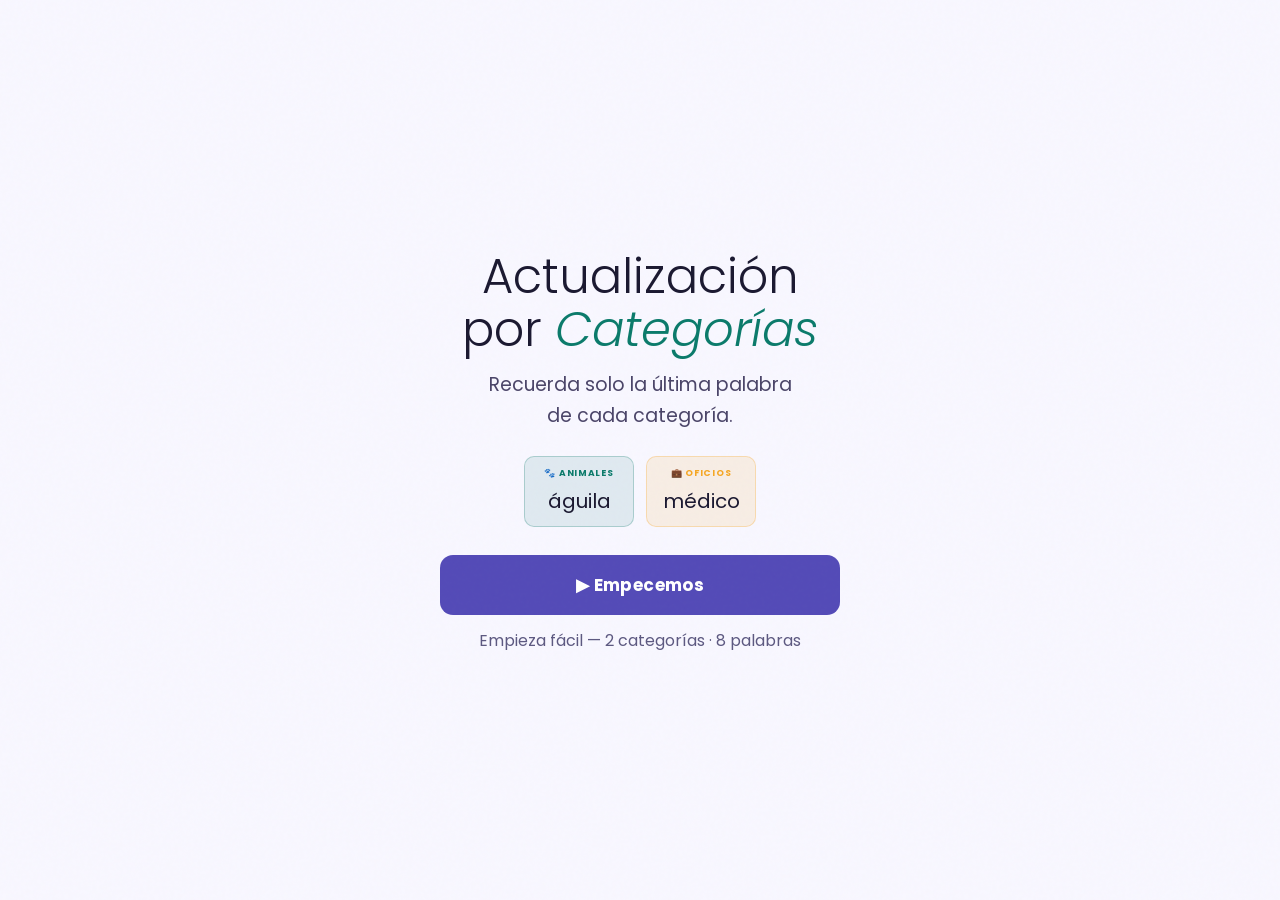
<file: actualizacion_categorias.html>
<!DOCTYPE html>
<html lang="es">
<head>
<meta charset="UTF-8">
<meta name="viewport" content="width=device-width, initial-scale=1.0">
<title>EntrenaMente — Actualización por Categorías</title>
<script>try{const u=JSON.parse(localStorage.getItem("em_user")||"{}");if(u.profile==="child")document.title="EntrenaMente — ¡Categorías!";}catch(e){}</script>
<style>
:root {
  --bg:#F8F7FF; --bg2:#F0EEF8; --card:#FFFFFF; --card2:#F4F2FC;
  --border:rgba(0,0,0,0.07); --border2:rgba(0,0,0,0.13);
  --text:#1A1830; --text2:#4A4468; --text3:#5C5880;
  /* Brand violet — primary accent */
  --violet:#6C5CE7; --violet-d:rgba(108,92,231,0.10); --violet-b:rgba(108,92,231,0.25);
  --violet-deep:#534AB7;
  /* Teal — action/success/interactive */
  --teal:#0A7A6A; --teal-d:rgba(10,122,106,0.10); --teal-b:rgba(10,122,106,0.25);
  /* Supporting palette */
  --gold:#C9A84C; --gold-l:rgba(201,168,76,0.12); --gold-b:rgba(201,168,76,0.30);
  --amber:#F5A623; --amber-d:rgba(245,166,35,0.12); --amber-b:rgba(245,166,35,0.28);
  --coral:#E05C5C; --coral-d:rgba(224,92,92,0.12); --coral-b:rgba(224,92,92,0.30);
  --purple:#B8A9FF; --purple-d:rgba(184,169,255,0.12); --purple-b:rgba(184,169,255,0.28);
  --green:#52C98A; --green-d:rgba(82,201,138,0.12); --green-b:rgba(82,201,138,0.30);
  --muted:#4A4860;
  --r:14px; --sh:0 2px 20px rgba(0,0,0,0.35);
}


/* ════════════════════════
   CHILD MODE overrides
   ════════════════════════ */
body.child-mode {
  --bg: #F8F7FF;
}
body.child-mode .word-big {
  font-size: 64px;
  font-weight: 700;
  color: var(--text);
}
body.child-mode .cat-badge {
  font-size: 13px;
  padding: 5px 16px;
  border-radius: 20px;
}
body.child-mode .mem-slot .ms-word {
  font-size: 22px;
}
body.child-mode .mem-slot .ms-cat {
  font-size: 12px;
}
body.child-mode .recall-opt {
  font-size: 17px;
  padding: 14px 16px;
}
body.child-mode .dopt .dv { font-size: 22px; }
body.child-mode .dopt .dl { font-size: 12px; }
body.child-mode .dopt .dd { font-size: 13px; }
body.child-mode .insight {
  font-size: 15px;
  line-height: 1.7;
  text-align: center;
  padding: 16px 20px;
}
body.child-mode .insight strong {
  font-size: 17px;
  display: block;
  margin-bottom: 6px;
}
/* Hide hard difficulty in child mode */
body.child-mode #diff-hard { display: none; }
/* Bigger round result feedback */
body.child-mode .round-hint {
  font-size: 15px;
}

* { box-sizing: border-box; margin: 0; padding: 0; }
body {
  font-family: 'Poppins', sans-serif;
  background:var(--bg); color:var(--text);
  min-height: 100vh; display: flex; flex-direction: column; align-items: center;
  padding-bottom: 60px;
}

header {
  width: 100%; background: var(--ink);
  display: flex; align-items: center; justify-content: space-between;
  padding: 12px 24px;
}
.logo { font-size: 14px; font-weight: 700; color: #fff; letter-spacing: 0.03em; }
.logo em { color: #F5C842; font-style: normal; }
.ex-tag {
  font-size: 11px; font-weight: 700; letter-spacing: 0.09em; text-transform: uppercase;
  color: var(--teal-l); background: rgba(13,115,119,0.3);
  border: 1px solid rgba(13,115,119,0.5); padding: 3px 11px; border-radius: 20px;
}
.hstats { display: flex; gap: 14px; }
.hstat { font-size: 12px; color: rgba(255,255,255,0.45); display: flex; gap: 5px; }
.hstat b { color: #F5C842; }

main { width: 100%; max-width: 680px; padding: 22px 16px 0; display: flex; flex-direction: column; gap: 16px; }

/* Stage dots */
.sdots { display: flex; gap: 5px; }
.sdot { flex: 1; height: 3px; border-radius: 2px; background: var(--bg2); transition: background 0.3s; }
.sdot.done { background: var(--teal); }
.sdot.active { background: var(--amber); }

/* Cards */
.card { background: var(--card); border-radius: var(--r); border: 1.5px solid var(--border2); box-shadow: var(--sh); overflow: hidden; display: none; }
.card.show { display: block; }
#s1.show { display:flex; flex-direction:column; min-height:100dvh; border-radius:0; border-left:none; border-right:none; border-top:none; }

.chead { padding: 15px 20px 13px; border-bottom: 1.5px solid var(--border); display: flex; justify-content: space-between; align-items: flex-start; gap: 12px; }
.ctitle { font-size: 15px; font-weight: 700; margin-bottom: 3px; }
.csub { font-size: 12px; color: var(--ink2); line-height: 1.55; max-width: 380px; }
.cpills { display: flex; gap: 6px; margin-top: 8px; flex-wrap: wrap; }
.pill { font-size: 10px; font-weight: 700; letter-spacing: 0.07em; text-transform: uppercase; padding: 2px 8px; border-radius: 20px; }
.pt { background: var(--teal-l); color: var(--teal); }
.pa { background: var(--amber-l); color: var(--amber); }
.pp { background: var(--purple-l); color: var(--purple); }

.clive { text-align: right; flex-shrink: 0; }
.clive .cv { font-size: 22px; font-weight: 700; color: var(--teal); line-height: 1; font-variant-numeric: tabular-nums; }
.clive .cl { font-size: 10px; color: var(--muted); letter-spacing: 0.06em; text-transform: uppercase; margin-top: 2px; }

.prog-bar { height: 3px; background: var(--bg2); }
.prog-fill { height: 100%; transition: width 0.4s ease, background 0.3s; }

.btn { font-family: 'Poppins', sans-serif; font-size: 13px; font-weight: 700; padding: 9px 18px; border-radius: 10px; border: none; cursor: pointer; transition: all 0.15s; }
.btn-teal { background: var(--teal); color: #fff; }
.btn-teal:hover { opacity: 0.88; }
.btn-ghost { background: transparent; color: var(--ink2); border: 1.5px solid var(--border2); }
.btn-ghost:hover { border-color: var(--ink); color: var(--ink); }
.btn-sm { padding: 6px 12px; font-size: 12px; }
.cfooter { padding:14px 20px 28px; border-top:1px solid var(--border); display:flex; align-items:center; justify-content:space-between; gap:10px; margin-top:auto; }

/* ════════════════════════
   TUTORIAL / INTRO
   ════════════════════════ */
.tut-step { display: none; flex-direction: column; }
.tut-step.show { display: flex; }
.tut-head { padding: 11px 20px; font-size: 11px; font-weight: 700; letter-spacing: 0.07em; text-transform: uppercase; color: var(--amber); background: var(--amber-m); border-bottom: 1.5px solid var(--border); }
.tut-body { padding: 18px 20px; display: flex; flex-direction: column; gap: 13px; font-size: 13px; color:var(--text); line-height: 1.65; }
.tut-body strong { color: var(--ink); }
.tut-rule { background: var(--teal-m); border: 1.5px solid rgba(13,115,119,0.2); border-radius: 10px; padding: 12px 14px; font-size: 13px; color: var(--ink2); line-height: 1.6; }
.tut-rule strong { color: var(--teal); }
.tut-footer { padding: 12px 20px; border-top: 1.5px solid var(--border); display: flex; justify-content: space-between; align-items: center; }

/* Category preview in tutorial */
.cat-preview { display: grid; grid-template-columns: 1fr 1fr; gap: 8px; }
.cat-chip {
  padding: 10px 14px; border-radius: 10px;
  border: 1.5px solid var(--border);
  display: flex; align-items: center; gap: 10px;
}
.cat-icon { font-size: 20px; }
.cat-info .cn { font-size: 13px; font-weight: 700; }
.cat-info .ce { font-size: 11px; color: var(--muted); margin-top: 1px; }
.cat-chip[data-cat="animals"] { background: var(--teal-m); border-color: rgba(13,115,119,0.3); }
.cat-chip[data-cat="animals"] .cn { color: var(--teal); }
.cat-chip[data-cat="professions"] { background: var(--amber-m); border-color: rgba(194,125,11,0.3); }
.cat-chip[data-cat="professions"] .cn { color: var(--amber); }
.cat-chip[data-cat="objects"] { background: var(--purple-m); border-color: rgba(109,40,217,0.3); }
.cat-chip[data-cat="objects"] .cn { color: var(--purple); }
.cat-chip[data-cat="places"] { background: var(--coral-m); border-color: rgba(192,57,43,0.3); }
.cat-chip[data-cat="places"] .cn { color: var(--coral); }

/* Example sequence */
.ex-stream { display: flex; gap: 8px; justify-content: center; flex-wrap: wrap; margin: 4px 0; }
.ex-word {
  padding: 7px 12px; border-radius: 9px; border: 1.5px solid var(--border2);
  background: var(--card2); font-family: 'Fraunces', serif;
  font-size: 15px; color: var(--ink2); text-align: center;
}
.ex-word.ew-animal { background: var(--teal-m); border-color: rgba(13,115,119,0.3); color: var(--teal); }
.ex-word.ew-prof { background: var(--amber-m); border-color: rgba(194,125,11,0.3); color: var(--amber); }
.ex-word.ew-obj { background: var(--purple-m); border-color: rgba(109,40,217,0.3); color: var(--purple); }
.ex-word.ew-place { background: var(--coral-m); border-color: rgba(192,57,43,0.3); color: var(--coral); }
.ex-word.latest { font-weight: 700; border-width: 2px; }

/* Difficulty selector */
.diff-opts { display: grid; grid-template-columns: repeat(3,1fr); gap: 8px; padding: 14px 20px 0; }
.dopt {
  padding: 11px 8px; border-radius: 11px; border: 1.5px solid var(--border2);
  background: var(--card2); cursor: pointer; text-align: center; transition: all 0.15s;
}
.dopt:hover { border-color: var(--teal); }
.dopt.dsel { background: var(--teal-m); border-color: var(--teal); }
.dopt .dv { font-size: 18px; font-weight: 700; color: var(--teal); }
.dopt .dl { font-size: 10px; color: var(--muted); text-transform: uppercase; letter-spacing: 0.06em; margin-top: 3px; }
.dopt .dd { font-size: 11px; color: var(--ink2); margin-top: 4px; line-height: 1.4; }

/* ════════════════════════
   GAME — word stream
   ════════════════════════ */
#stream-phase { display:flex; flex-direction:column; flex:1; }
.stream-area { flex:1; display:flex; flex-direction:column; align-items:center; justify-content:center; padding:20px; gap:20px; }

.word-stage {
  display: flex; flex-direction: column; align-items: center; gap: 8px;
}
.cat-badge {
  font-size: 11px; font-weight: 700; letter-spacing: 0.07em; text-transform: uppercase;
  padding: 3px 12px; border-radius: 20px;
}
.cat-badge.cb-animals { background: var(--teal-l); color: var(--teal); }
.cat-badge.cb-professions { background: var(--amber-l); color: var(--amber); }
.cat-badge.cb-objects { background: var(--purple-l); color: var(--purple); }
.cat-badge.cb-places { background: var(--coral-l); color: var(--coral); }

.word-big { font-family:"Poppins",sans-serif; font-size:56px; font-weight:300; color:var(--text); text-align:center; line-height:1.1; letter-spacing:0.01em; }
.word-big.hidden { opacity: 0; }
.word-num { font-size: 11px; color: var(--muted); letter-spacing: 0.06em; }

/* Memory slots — one per category, always visible */
.memory-slots { display:flex; gap:8px; justify-content:center; flex-wrap:wrap; padding:0 16px; }
.mem-slot { background:var(--card); border:1px solid var(--border2); border-radius:10px; padding:8px 12px; min-width:90px; text-align:center; }
.mem-slot .ms-cat { font-size: 10px; font-weight: 700; letter-spacing: 0.07em; text-transform: uppercase; margin-bottom: 5px; }
.mem-slot .ms-word {
  font-family: 'Fraunces', serif;
  font-size: 18px; font-weight: 600; color: var(--muted);
  min-height: 26px;
}
.mem-slot.ms-animals { border-color: rgba(13,115,119,0.25); }
.mem-slot.ms-animals .ms-cat { color: var(--teal); }
.mem-slot.ms-animals.updated .ms-word { color: var(--teal); }
.mem-slot.ms-professions { border-color: rgba(194,125,11,0.25); }
.mem-slot.ms-professions .ms-cat { color: var(--amber); }
.mem-slot.ms-professions.updated .ms-word { color: var(--amber); }
.mem-slot.ms-objects { border-color: rgba(109,40,217,0.25); }
.mem-slot.ms-objects .ms-cat { color: var(--purple); }
.mem-slot.ms-objects.updated .ms-word { color: var(--purple); }
.mem-slot.ms-places { border-color: rgba(192,57,43,0.25); }
.mem-slot.ms-places .ms-cat { color: var(--coral); }
.mem-slot.ms-places.updated .ms-word { color: var(--coral); }
.mem-slot.just-updated { transform: scale(1.03); box-shadow: 0 2px 10px rgba(0,0,0,0.08); }

/* Recall phase */
.recall-area { padding: 16px 20px 20px; display: flex; flex-direction: column; gap: 14px; }
.recall-label { font-size: 11px; font-weight: 700; letter-spacing: 0.07em; text-transform: uppercase; color: var(--muted); }
.recall-grid { display: grid; grid-template-columns: repeat(2, 1fr); gap: 10px; }
.recall-cat {
  border-radius: 11px; border: 1.5px solid var(--border2);
  background: var(--card2); overflow: hidden;
}
.recall-cat-head {
  padding: 8px 12px; font-size: 11px; font-weight: 700; letter-spacing: 0.07em;
  text-transform: uppercase;
}
.rch-animals { background: var(--teal-m); color: var(--teal); }
.rch-professions { background: var(--amber-m); color: var(--amber); }
.rch-objects { background: var(--purple-m); color: var(--purple); }
.rch-places { background: var(--coral-m); color: var(--coral); }
.recall-options { padding: 8px; display: flex; flex-direction: column; gap: 5px; }
.ropt {
  padding: 8px 10px; border-radius: 8px; border: 1.5px solid var(--border);
  background: var(--card); font-family: 'Fraunces', serif; font-size: 15px;
  cursor: pointer; color: var(--ink2); transition: all 0.12s;
}
.ropt:hover { border-color: var(--ink); color: var(--ink); }
.ropt.ro-correct { background: var(--green-l); border-color: var(--teal); color: var(--teal); pointer-events: none; }
.ropt.ro-wrong { background: var(--coral-l); border-color: var(--coral); color: var(--coral); pointer-events: none; }
.ropt.ro-locked { pointer-events: none; opacity: 0.4; }

/* Results */
.res-body { padding: 22px 20px; display: flex; flex-direction: column; gap: 14px; }
.res-top { display: grid; grid-template-columns: 1fr 1fr; gap: 10px; }
.res-box { background: var(--card2); border: 1.5px solid var(--border); border-radius: 12px; padding: 14px 12px; text-align: center; }
.res-box .rv { font-size: 38px; font-weight: 300; color: var(--teal); line-height: 1; }
.res-box .rl { font-size: 10px; color: var(--muted); letter-spacing: 0.05em; text-transform: uppercase; margin-top: 4px; }
.res-grid { display: grid; grid-template-columns: repeat(4,1fr); gap: 8px; }
.rg { background: var(--card2); border: 1.5px solid var(--border); border-radius: 10px; padding: 10px 8px; text-align: center; }
.rg .rv { font-size: 16px; font-weight: 700; }
.rg .rl { font-size: 10px; color: var(--muted); letter-spacing: 0.04em; text-transform: uppercase; margin-top: 2px; }
.insight { padding: 13px 15px; border-radius: 11px; background: var(--purple-m); border: 1.5px solid rgba(109,40,217,0.15); font-size: 13px; color: var(--ink2); line-height: 1.65; }
.insight strong { color: var(--purple); }
.res-btns { display: flex; gap: 10px; justify-content: center; }

/* Sci note */
.sci { background: var(--card); border: 1.5px solid var(--border2); border-radius: var(--r); padding: 15px 19px; font-size: 12px; color: var(--ink2); line-height: 1.7; box-shadow: var(--sh); }
.sci-hd { font-size: 10px; font-weight: 700; letter-spacing: 0.09em; text-transform: uppercase; color: var(--muted); margin-bottom: 7px; }

@keyframes pulse-slot { 0%,100%{opacity:1} 50%{opacity:0.6} }
.pulsing { animation: pulse-slot 0.6s ease; }

/* ═══════════════════════════════════════
   MOBILE RESPONSIVENESS — applied globally
   ═══════════════════════════════════════ */
@media (max-width: 640px) {
  /* Base text scale up */
  body { font-size: 16px; }

  /* Header: hide XP bar and secondary stats on very small screens */
  .xp-bar-wrap { display: none !important; }
  header { padding: 12px 16px !important; }

  /* Main container: full bleed with comfortable padding */
  main { padding: 16px 12px 0 !important; gap: 14px !important; }

  /* Cards: reduce padding so content breathes */
  .chead, .card-top { padding: 14px 16px 12px !important; }
  .ctitle, .card-title { font-size: 17px !important; }
  .csub, .card-sub { font-size: 14px !important; }

  /* Controls grid: single column on mobile */
  .controls-grid { grid-template-columns: 1fr !important; padding: 14px 16px !important; }

  /* Question options: bigger tap targets */
  .q-opt, .qopt, .copt, .ropt { 
    padding: 14px 16px !important; 
    font-size: 15px !important; 
    min-height: 48px !important;
  }

  /* RSVP word: bigger on mobile */
  .rsvp-pre, .rsvp-focal, .rsvp-post, .rsvp-word-full { font-size: 36px !important; }
  .rsvp-phrase { font-size: 22px !important; line-height: 1.4 !important; }
  .rsvp-viewport { height: 180px !important; padding: 0 16px !important; }

  /* Buttons: full width on mobile where stacked */
  .cfooter, .q-footer, .drill-footer { 
    padding: 12px 14px !important; 
    flex-wrap: wrap !important; 
    gap: 8px !important;
  }
  .btn { font-size: 14px !important; padding: 11px 16px !important; min-height: 44px !important; }
  .btn-sm { font-size: 13px !important; padding: 10px 14px !important; }
  .start-btn { font-size: 16px !important; padding: 16px !important; }

  /* Memory slots: 2 col max */
  .memory-slots { grid-template-columns: 1fr 1fr !important; }

  /* Recall grid: single col on narrow phones */
  .recall-grid { grid-template-columns: 1fr !important; }

  /* Word flash display */
  .word-big { font-size: 34px !important; }
  .mem-item { font-size: 38px !important; }

  /* n-back grid cells */
  .vis-grid { width: 192px !important; gap: 6px !important; }
  .cell { width: 56px !important; height: 56px !important; }

  /* Letter display */
  .letter-display { font-size: 42px !important; }

  /* Mode/tab grids */
  .mode-grid { grid-template-columns: 1fr !important; }
  .mode-tabs { grid-template-columns: 1fr !important; }
  .task-tabs { grid-template-columns: 1fr !important; }

  /* Pillar section padding on index */
  .pillar, .section-label, .divider { padding-left: 16px !important; padding-right: 16px !important; }

  /* Results boxes */
  .res-top, .res-grid { gap: 8px !important; }
  .res-box .rv, .res-big .rv { font-size: 32px !important; }

  /* Sentence display in Contrarreloj */
  .sentence-display { font-size: 16px !important; line-height: 1.8 !important; }
  .reading-area { padding: 18px 16px 14px !important; }

  /* Recall slots in Memoria Activa */
  .recall-slot { min-width: 44px !important; height: 46px !important; font-size: 12px !important; }
  .recall-area { padding: 14px 14px 16px !important; }
  .keyboard { gap: 5px !important; }
  .key { padding: 10px 5px !important; font-size: 14px !important; }

  /* Equation display */
  .equation-display { font-size: 26px !important; }

  /* Sent display in Contrarreloj */
  .sent-display { font-size: 18px !important; }

  /* Tutorial steps */
  .tut-body { padding: 14px 16px !important; font-size: 14px !important; }
  .tut-footer { padding: 12px 16px !important; }
  .tut-head { padding: 10px 16px !important; }

  /* Stats header: smaller */
  .hstats { gap: 10px !important; }
  .hstat { font-size: 11px !important; }
  .hstat b { font-size: 12px !important; }

  /* Science note collapsible */
  .sci-toggle-btn { font-size: 13px !important; }
}

/* Collapsible science note */
.sci-details {
  background: var(--card, #fff);
  border: 1.5px solid var(--border2, rgba(0,0,0,0.12));
  border-radius: 12px;
  overflow: hidden;
  box-shadow: 0 1px 4px rgba(0,0,0,0.06);
}
.sci-details summary {
  padding: 13px 18px;
  font-size: 13px; font-weight: 700;
  cursor: pointer; list-style: none;
  display: flex; align-items: center; justify-content: space-between;
  color: var(--muted, #888); letter-spacing: 0.03em;
  user-select: none;
  -webkit-tap-highlight-color: transparent;
}
.sci-details summary::-webkit-details-marker { display: none; }
.sci-details summary::after {
  content: '▸';
  font-size: 11px; transition: transform 0.2s;
  color: var(--muted, #888);
}
.sci-details[open] summary::after { transform: rotate(90deg); }
.sci-details[open] summary {
  border-bottom: 1.5px solid var(--border, rgba(0,0,0,0.08));
}
.sci-details-body {
  padding: 14px 18px 16px;
  font-size: 13px; color:var(--text); line-height: 1.7;
}
@media (max-width: 640px) {
  .sci-details summary { font-size: 14px !important; padding: 14px 16px !important; }
  .sci-details-body { font-size: 14px !important; padding: 14px 16px 16px !important; }
}

body::before{display:none;}

/* ── Shared design system classes ── */
.logo{font-family:'Poppins',sans-serif;font-size:20px;font-weight:300;color:var(--text);letter-spacing:-0.01em;}
.logo em{color:var(--gold);font-style:italic;}
.hdr-back{font-size:15px;color:var(--text3);text-decoration:none;display:flex;align-items:center;gap:4px;transition:color 0.15s;}
.hdr-back:hover{color:var(--text2);}
.hdr-ex-name{font-size:15px;font-weight:600;letter-spacing:0.08em;text-transform:uppercase;color:var(--text3);}
.hdr-stat{font-size:15px;color:var(--text3);display:flex;align-items:center;gap:5px;}
.hdr-stat b{color:var(--teal);font-size:13px;}
.instr-banner{background:var(--teal-d);border-bottom:1px solid var(--teal-b);padding:14px 20px;display:flex;align-items:flex-start;gap:12px;}
.instr-icon{font-size:20px;flex-shrink:0;margin-top:1px;}
.instr-text{font-size:17px;color:var(--text2);line-height:1.65;}
.instr-text strong{color:var(--text);font-weight:600;}
.card-title-serif{font-family:'Poppins',sans-serif;font-size:24px;font-weight:300;color:var(--text);line-height:1.1;margin-bottom:4px;}
.sci-details{background:var(--card);border:1px solid var(--border2);border-radius:var(--r);box-shadow:var(--sh);overflow:hidden;}
.sci-details summary{padding:13px 18px;font-size:12px;font-weight:700;letter-spacing:0.07em;text-transform:uppercase;color:var(--text3);cursor:pointer;list-style:none;display:flex;align-items:center;justify-content:space-between;-webkit-tap-highlight-color:transparent;}
.sci-details summary::-webkit-details-marker{display:none;}
.sci-details summary::after{content:'▸';font-size:10px;transition:transform 0.2s;color:var(--text3);}
.sci-details[open] summary::after{transform:rotate(90deg);}
.sci-details[open] summary{border-bottom:1px solid var(--border);}
.sci-body,.sci-details-body{padding:14px 18px 16px;font-size:16px;color:var(--text2);line-height:1.7;}
.sci-body strong,.sci-details-body strong{color:var(--text);}


/* ── Ready Screen ── */
.ready-screen {
  position:fixed; inset:0; z-index:200;
  background:var(--bg);
  display:flex; flex-direction:column;
  align-items:center; justify-content:center;
  padding:32px 24px; text-align:center;
  overflow:hidden;
}
.ready-screen.hidden { display:none; }
.ready-screen::before {
  content:''; position:absolute; inset:0; pointer-events:none; z-index:0; opacity:0.4;
  background-image:url("data:image/svg+xml,%3Csvg viewBox='0 0 256 256' xmlns='http://www.w3.org/2000/svg'%3E%3Cfilter id='n'%3E%3CfeTurbulence type='fractalNoise' baseFrequency='0.9' numOctaves='4' stitchTiles='stitch'/%3E%3C/filter%3E%3Crect width='100%25' height='100%25' filter='url(%23n)' opacity='0.05'/%3E%3C/svg%3E");
}
.ready-inner{display:flex;flex-direction:column;align-items:center;width:100%;max-width:400px;padding:12px 0 8px;text-align:center;}
@keyframes rdyUp { from{opacity:0;transform:translateY(20px)} to{opacity:1;transform:translateY(0)} }
.ready-logo{font-family:'Fredoka',sans-serif;font-size:14px;font-weight:600;color:var(--text3);letter-spacing:0.02em;margin-bottom:16px;text-align:center;}
.ready-logo em{color:var(--violet);font-style:italic;}
.ready-title {
  font-family:'Poppins',sans-serif;
  font-size:clamp(32px,8vw,48px); font-weight:300;
  color:var(--text); line-height:1.1; margin-bottom:12px;
}
.ready-title em { color:var(--teal); font-style:italic; }
.ready-sub{font-size:19px;color:var(--text2);line-height:1.65;text-align:center;margin-bottom:24px;max-width:320px;}
.ready-sub strong { color:var(--text); font-weight:600; }

/* Animation preview box */
.ready-preview {
  width:100%; max-width:340px;
  background:var(--card); border:1px solid var(--border2);
  border-radius:16px; overflow:hidden;
  margin-bottom:28px; min-height:110px;
  display:flex; align-items:center; justify-content:center;
  position:relative;
}
.preview-label {
  position:absolute; top:10px; left:14px;
  font-size:10px; font-weight:700; letter-spacing:0.10em;
  text-transform:uppercase; color:var(--text3);
}
.preview-inner {
  padding:20px 24px; width:100%;
  display:flex; align-items:center; justify-content:center;
}


.ready-step-text strong { color:var(--text); font-weight:600; }

.ready-btn {
  width:100%; padding:17px;
  background:var(--teal); color:var(--bg);
  border:none; border-radius:13px; cursor:pointer;
  font-family:'Poppins',sans-serif;
  font-size:17px; font-weight:700; letter-spacing:0.02em;
  transition:all 0.2s; -webkit-tap-highlight-color:transparent;
  margin-bottom:14px;
}
.ready-btn:hover { opacity:0.88; transform:translateY(-1px); }
.ready-btn:active { transform:translateY(0); }
.ready-hint {
  font-size:16px; color:var(--text3); line-height:1.5;
}

@media(max-width:600px) {
  .ready-screen { padding:24px 16px; }
  .ready-title { font-size:34px; }
  .ready-sub { font-size:16px; }
  .ready-steps { flex-direction:column; gap:8px; }
  .ready-btn { font-size:16px; padding:16px; }
}


/* ── Brand logo ── */
.logo, .brand-name {
  font-family: 'Fredoka','Poppins',sans-serif;
  font-size: 20px; font-weight: 600;
  color: var(--text); letter-spacing: -0.01em;
  display: flex; align-items: center;
}
.logo em, .brand-name em {
  color: var(--violet); font-style: italic;
}
/* ── Primary button — violet ── */
.btn-teal, .ready-btn {
  background: var(--violet-deep) !important;
  color: #fff !important;
}
.btn-teal:hover, .ready-btn:hover {
  background: var(--violet) !important;
  opacity: 1 !important;
}
/* Keep teal for success/feedback states */
.btn-teal.btn-success { background: var(--teal) !important; }


/* Session next button — shown only during session flow */
.session-next-btn {
  display: none;
  width: 100%;
  padding: 16px;
  background: var(--violet-deep);
  color: #fff;
  border: none;
  border-radius: 13px;
  font-family: 'Fredoka', 'Poppins',sans-serif;
  font-size: 17px;
  font-weight: 600;
  cursor: pointer;
  transition: all 0.2s;
  margin-top: 10px;
  -webkit-tap-highlight-color: transparent;
}
.session-next-btn:hover { background: var(--violet); }

</style>
<link rel="preconnect" href="https://fonts.googleapis.com">
<link href="https://fonts.googleapis.com/css2?family=Fredoka:wght@600&family=Poppins:wght@400;500;600;700&display=swap" rel="stylesheet">
</head>
<body>

<main>

<!-- First-time intro screen -->
<div id="first-intro" style="display:none;position:fixed;inset:0;background:var(--bg);z-index:200;
  flex-direction:column;align-items:center;justify-content:center;
  padding:40px 28px;text-align:center;">
  <div style="width:88px;height:88px;border-radius:28px;background:var(--amber-d);
    border:1.5px solid var(--amber-b);display:flex;align-items:center;justify-content:center;
    font-size:42px;margin-bottom:28px;box-shadow:0 0 40px rgba(245,166,35,0.15);">🧠</div>
  <div style="font-size:14px;font-weight:700;letter-spacing:0.10em;text-transform:uppercase;
    color:var(--amber);margin-bottom:10px;">Ejercicio 2 de 3</div>
  <div style="font-family:'Cormorant Garamond',serif;font-size:clamp(28px,7vw,40px);
    font-weight:300;color:var(--text);line-height:1.2;margin-bottom:16px;">
    Actualización por <em style="color:var(--amber);font-style:italic;">Categorías</em>
  </div>
  <div style="font-size:16px;color:var(--text2);line-height:1.7;max-width:300px;margin-bottom:12px;">
    Ahora un ejercicio que entrena tu <strong style="color:var(--text);">memoria de trabajo</strong> — la capacidad de mantener y actualizar información mientras piensas.
  </div>
  <div style="font-size:16px;color:var(--text3);margin-bottom:36px;">~3 minutos · Sin tiempo límite</div>
  <button onclick="dismissFirstIntro()" style="width:100%;max-width:340px;padding:18px;
    background:var(--amber);color:#0C0C10;border:none;border-radius:14px;
    font-family:'Fredoka','DM Sans',sans-serif;font-size:18px;font-weight:600;
    cursor:pointer;letter-spacing:0.01em;">
    ▶ Comenzar
  </button>
</div>

<div class="ready-screen" id="ready-screen">
  <div class="ready-inner">
    <div class="ready-title">Actualización por <em>Categorías</em></div>
    <div class="ready-sub">Recuerda solo la última palabra de cada categoría.</div>

    
    <div style="display:flex;gap:12px;justify-content:center;margin-bottom:28px;">
      <div id="rdy-slot-a" style="width:110px;background:var(--teal-d);border:1px solid var(--teal-b);border-radius:10px;padding:10px 12px;text-align:center;">
        <div style="font-size:9px;font-weight:700;letter-spacing:0.08em;text-transform:uppercase;color:var(--teal);margin-bottom:6px;">🐾 Animales</div>
        <div id="rdy-slot-a-word" style="font-family:'Poppins',sans-serif;font-size:20px;color:var(--text);min-height:28px;transition:opacity 0.2s;">–</div>
      </div>
      <div id="rdy-slot-b" style="width:110px;background:var(--amber-d);border:1px solid var(--amber-b);border-radius:10px;padding:10px 12px;text-align:center;">
        <div style="font-size:9px;font-weight:700;letter-spacing:0.08em;text-transform:uppercase;color:var(--amber);margin-bottom:6px;">💼 Oficios</div>
        <div id="rdy-slot-b-word" style="font-family:'Poppins',sans-serif;font-size:20px;color:var(--text);min-height:28px;transition:opacity 0.2s;">–</div>
      </div>
    </div>
    <button class="ready-btn" onclick="dismissReady()">▶ Empecemos</button>
    <div class="ready-hint">Empieza fácil — 2 categorías · 8 palabras</div>
  </div>
</div>
<script>
(function(){
  const seq=[
    {cat:'a',word:'perro'},{cat:'b',word:'médico'},
    {cat:'a',word:'águila'},{cat:'b',word:'piloto'},
    {cat:'a',word:'cebra'}
  ];
  let si=0;
  const sw=document.getElementById('rdy-stream-word');
  const sc=document.getElementById('rdy-stream-cat');
  const sa=document.getElementById('rdy-slot-a-word');
  const sb=document.getElementById('rdy-slot-b-word');
  if(!sw) return;
  function next(){
    const item=seq[si%seq.length];
    sw.style.opacity='0';
    setTimeout(()=>{
      sw.textContent=item.word; sw.style.opacity='1';
      sc.textContent=item.cat==='a'?'🐾 Animales':'💼 Oficios';
      if(item.cat==='a'){ sa.textContent=item.word; sa.style.color='var(--teal)'; setTimeout(()=>sa.style.color='var(--text)',600); }
      else { sb.textContent=item.word; sb.style.color='var(--amber)'; setTimeout(()=>sb.style.color='var(--text)',600); }
      si++;
    },120);
    setTimeout(()=>{ sw.style.opacity='0'; sc.textContent=''; setTimeout(next,400); },1100);
  }
  setTimeout(next,500);
})();
function dismissFirstIntro() {
  document.getElementById('first-intro').style.display = 'none';
  document.getElementById('ready-screen').classList.remove('hidden');
}

function dismissReady(){
  document.getElementById('ready-screen').classList.add('hidden');
  if(typeof requestWakeLock==='function') requestWakeLock();
  startGame();
}

// ── Session completion tracking ──
function markComplete() {
  try {
    const today = new Date().toISOString().slice(0,10);
    const all = JSON.parse(localStorage.getItem('em_completions') || '{}');
    if(!all[today]) all[today] = [];
    if(!all[today].includes('cats')) all[today].push('cats');
    localStorage.setItem('em_completions', JSON.stringify(all));
  } catch(e) {}
  showSessionUI();
}

function completeAndContinue() {
  markComplete();
  setTimeout(() => goNextOrHome('index.html'), 1200);
}


// ── Session navigation ──
function getSessionNext() {
  try {
    const q = JSON.parse(localStorage.getItem('em_session_queue')||'null');
    if(!q) return null;
    const today = new Date().toISOString().slice(0,10);
    if(q.date !== today) return null; // stale queue

    // Get completed today
    const all = JSON.parse(localStorage.getItem('em_completions')||'{}');
    const done = all[today] || [];

    // Find next uncompleted in queue
    const remaining = q.keys.filter(k => !done.includes(k));
    if(remaining.length === 0) return 'done'; // all finished

    const urls = {
      flash:'lectura_flash_rsvp.html', bloques:'lectura_por_bloques_prototype.html',
      contra:'contrarreloj.html', vision:'vision_paralela.html',
      saltos:'saltos_visuales.html', memoria:'memoria_activa.html',
      cats:'actualizacion_categorias.html', continua:'actualizacion_continua.html',
    };
    const isFirst = new URLSearchParams(window.location.search).get('first') === '1';
    const suffix = isFirst ? '?session=1&first=1' : '?session=1';
    return urls[remaining[0]] ? urls[remaining[0]] + suffix : null;
  } catch(e) { return null; }
}

function isInSession() {
  return new URLSearchParams(window.location.search).get('session') === '1';
}

function goNextOrHome(homeUrl) {
  if(!isInSession()) { window.location.href = homeUrl; return; }
  const next = getSessionNext();
  if(!next || next === 'done') {
    window.location.href = 'index.html?done=session';
  } else {
    window.location.href = next;
  }
}


// Update session button labels to reflect position in queue
function updateSessionBtnLabels() {
  if(!isInSession()) return;
  const next = getSessionNext();
  const isLast = !next || next === 'done';
  const label = isLast ? 'Finalizar sesión →' : 'Siguiente ejercicio →';
  document.querySelectorAll('.session-next-btn').forEach(b => {
    b.textContent = label;
  });
}

</script>


  <div class="sdots" style="display:none;">
    <div class="sdot active" id="sd0"></div>
    <div class="sdot" id="sd1"></div>
    <div class="sdot" id="sd2"></div>
  </div>

  <!-- ══════════════════════
       STAGE 0: Tutorial
       ══════════════════════ -->
    <div class="card show" id="s0">
    <!-- Adult s0 -->
    <div id="s0-adult">
      <div style="padding:20px 20px 14px;border-bottom:1px solid var(--border);">
        <div style="font-family:'Poppins',sans-serif;font-size:24px;font-weight:300;color:var(--text);margin-bottom:4px;">Actualización por <em style="color:var(--teal);font-style:italic;">Categorías</em></div>
        <div style="font-size:15px;color:var(--text2);line-height:1.6;">Recuerda <strong style="color:var(--text);">solo la última palabra</strong> de cada categoría. ¿Cuántas categorías quieres entrenar?</div>
      </div>
      <div style="padding:16px 20px;display:grid;grid-template-columns:repeat(3,1fr);gap:10px;">
        <div class="dopt dsel" id="diff-easy" onclick="setDiff('easy')" style="text-align:center;padding:14px 8px;">
          <div style="font-size:26px;font-weight:300;color:var(--teal);font-family:'Poppins',sans-serif;">2</div>
          <div style="font-size:10px;color:var(--text3);text-transform:uppercase;letter-spacing:0.06em;margin-top:2px;">categorías</div>
          <div style="font-size:15px;color:var(--text2);margin-top:6px;line-height:1.4;">Para empezar</div>
        </div>
        <div class="dopt" id="diff-medium" onclick="setDiff('medium')" style="text-align:center;padding:14px 8px;">
          <div style="font-size:26px;font-weight:300;color:var(--teal);font-family:'Poppins',sans-serif;">3</div>
          <div style="font-size:10px;color:var(--text3);text-transform:uppercase;letter-spacing:0.06em;margin-top:2px;">categorías</div>
          <div style="font-size:15px;color:var(--text2);margin-top:6px;line-height:1.4;">Desafío medio</div>
        </div>
        <div class="dopt" id="diff-hard" onclick="setDiff('hard')" style="text-align:center;padding:14px 8px;">
          <div style="font-size:26px;font-weight:300;color:var(--teal);font-family:'Poppins',sans-serif;">4</div>
          <div style="font-size:10px;color:var(--text3);text-transform:uppercase;letter-spacing:0.06em;margin-top:2px;">categorías</div>
          <div style="font-size:15px;color:var(--text2);margin-top:6px;line-height:1.4;">Máxima dificultad</div>
        </div>
      </div>
      <div style="padding:0 20px 18px;">
        <button class="btn btn-teal btn-wide" style="font-size:16px;" onclick="startGame()">▶ Comenzar</button>
      </div>
    </div>

    <!-- Child s0 — friendly fallback -->
    <div id="s0-child" style="display:none;padding:40px 28px;text-align:center;">
      <div style="font-size:64px;margin-bottom:16px;line-height:1;">🧠</div>
      <div style="font-family:'Fredoka',sans-serif;font-size:34px;font-weight:600;color:var(--violet);margin-bottom:10px;">¡Juego de Categorías!</div>
      <div style="font-size:16px;color:var(--text2);line-height:1.7;margin-bottom:32px;">Vas a ver palabras una por una.<br>¡Recuerda la <strong style="color:var(--text);">última palabra</strong> de cada grupo!</div>
      <button onclick="startGame()" style="width:100%;padding:20px;background:linear-gradient(135deg,var(--violet-deep),#6c5ce7);color:#fff;border:none;border-radius:18px;font-family:'Fredoka',sans-serif;font-size:22px;font-weight:600;cursor:pointer;box-shadow:0 8px 24px rgba(83,74,183,0.4);">¡Empezar! 🚀</button>
    </div>
  </div>

  <!-- STAGE 1: Stream + Recall -->
  <div class="card" id="s1">
    <div class="chead" style="padding:12px 20px;">
      <div style="font-size:16px;color:var(--text3);">Recuerda la última de cada categoría</div>
      <div class="clive"><div class="cv" id="g-prog">1/12</div><div class="cl">palabra</div></div>
    </div>
    <div class="prog-bar"><div class="prog-fill" id="g-fill" style="width:0%;background:var(--amber)"></div></div>

    <!-- Streaming phase -->
    <div id="stream-phase">
      <div class="stream-area">
        <div class="word-stage">
          <div class="cat-badge" id="word-cat-badge">–</div>
          <div class="word-big" id="word-display">·</div>
          <div class="word-num" id="word-num"></div>
        </div>
        <!-- Live memory slots -->
        <div class="memory-slots" id="memory-slots">
          <div class="mem-slot ms-animals" id="ms-animals">
            <div class="ms-cat">🐾 Animales</div>
            <div class="ms-word" id="msw-animals">–</div>
          </div>
          <div class="mem-slot ms-professions" id="ms-professions">
            <div class="ms-cat">💼 Profesiones</div>
            <div class="ms-word" id="msw-professions">–</div>
          </div>
          <div class="mem-slot ms-objects" id="ms-objects">
            <div class="ms-cat">🔧 Objetos</div>
            <div class="ms-word" id="msw-objects">–</div>
          </div>
          <div class="mem-slot ms-places" id="ms-places">
            <div class="ms-cat">📍 Lugares</div>
            <div class="ms-word" id="msw-places">–</div>
          </div>
        </div>
      </div>
      <div class="cfooter">
        <div style="font-size:12px;color:var(--muted)">Las ranuras muestran la última palabra guardada de cada categoría</div>
        <button class="btn btn-ghost btn-sm" onclick="abortGame()">✕ Salir</button>
      </div>
    </div>

    <!-- Recall phase (hidden until stream ends) -->
    <div id="recall-phase" style="display:none">
      <div style="padding:14px 20px 10px;background:var(--amber-m);border-bottom:1.5px solid var(--border)">
        <div style="font-size:13px;font-weight:700;color:var(--amber)">¿Cuál fue la última palabra de cada categoría?</div>
        <div style="font-size:12px;color:var(--ink2);margin-top:2px">Elige una respuesta por categoría</div>
      </div>
      <div class="recall-area">
        <div class="recall-grid" id="recall-grid"></div>
      </div>
      <div class="cfooter">
        <div style="font-size:12px;color:var(--muted)" id="recall-hint">Responde las <span id="recall-remaining">4</span> categorías para continuar</div>
        <button class="btn btn-teal" id="next-round-btn" style="display:none" onclick="nextRound()">Siguiente ronda →</button>
      </div>
    </div>
  </div>

  <!-- ══════════════════════
       STAGE 2: Results
       ══════════════════════ -->
  <div class="card" id="s2">
    <div class="chead">
      <div><div class="ctitle">Resultados</div></div>
    </div>
    <div class="res-body" id="res-body"></div>
  </div>

  <details class="sci-details session-hide">
  <summary>⚗ Base científica — actualización por categorías</summary>
  <div class="sci-details-body">Esta tarea es la medida de <em>updating</em> del modelo de Miyake et al. (2000), el framework más citado de funciones ejecutivas. <strong>El updating fue el predictor más fuerte de razonamiento fluido y comprensión lectora</strong> entre los tres componentes ejecutivos (updating, shifting, inhibición). La tarea de categorías es más accesible que el n-back porque la regla es natural ("guarda solo la última"), el estímulo es verbal-semántico (activando directamente redes de lectura), y no requiere decisiones de respuesta rápida — pero mantiene el mismo proceso de actualización continua que hace al n-back efectivo.</div>
</details>

</main>

<script>
// ─────────────────────────────
// Content
// ─────────────────────────────
const CATEGORIES = {
  animals:     { label: 'Animales',     icon: '🐾', cls: 'cb-animals',     rch: 'rch-animals',
    words: ['perro','águila','cebra','lobo','rana','delfín','puma','cigüeña','nutria','halcón',
            'lince','cobra','orca','alce','buitre','zorro','topo','cuervo','jaguar','flamenco',
            'camello','pingüino','murciélago','cóndor','hipopótamo','rinoceronte','tortuga',
            'cocodrilo','pulpo','tiburón','guepardo','búho','avestruz','gorila','castor',
            'mapache','ornitorrinco','salamandra','pelícano','armadillo'] },
  professions: { label: 'Profesiones',  icon: '💼', cls: 'cb-professions',  rch: 'rch-professions',
    words: ['médico','piloto','chef','físico','juez','pintor','sastre','geólogo','locutor','árbitro',
            'notario','herrero','cirujano','botánico','filósofo','marino','hortelano','mecánico',
            'arquitecto','ingeniero','enfermero','abogado','contador','psicólogo','biólogo',
            'astrónomo','periodista','diplomático','diseñador','economista','sociólogo',
            'farmacéutico','veterinario','arqueólogo','coreógrafo','urbanista','neurólogo',
            'climatólogo','genetista','epidemiólogo'] },
  objects:     { label: 'Objetos',      icon: '🔧', cls: 'cb-objects',      rch: 'rch-objects',
    words: ['llave','espejo','mapa','ancla','frasco','compás','linterna','navaja','bisturí','veleta',
            'prisma','tornillo','palanca','embudo','cincel','candado','pistón','péndulo',
            'termómetro','microscopio','telescopio','brújula','balanza','sextante','escalpelo',
            'cronómetro','diapasón','catalejo','manómetro','destornillador','calibrador',
            'estetoscopio','altímetro','barómetro','higrómetro','podómetro','metrónomo',
            'astrolabio','teodolito','amperímetro'] },
  places:      { label: 'Lugares',      icon: '📍', cls: 'cb-places',       rch: 'rch-places',
    words: ['plaza','faro','cueva','claustro','delta','marisma','alcázar','islote','páramo','meandro',
            'vertiente','zaguán','cenote','arrecife','colina','pantano','meseta','farallón',
            'volcán','glaciar','estuario','acantilado','sabana','tundra','bahía','cañón',
            'laguna','archipiélago','cordillera','manantial','oasis','atolón','fiordo','estepa',
            'selva','ciénaga','otero','cabo','promontorio','anfiteatro'] },
};
let CAT_KEYS = Object.keys(CATEGORIES); // will be recomputed after child swap if needed

// ─────────────────────────────
// CHILD MODE content
// ─────────────────────────────
const CATEGORIES_CHILD = {
  animals: { label: 'Animales', icon: '🐾', cls: 'cb-animals', rch: 'rch-animals',
    words: ['perro','gato','vaca','rana','pato','oso','lobo','pez','león','tigre',
            'mono','cerdo','cabra','burro','oveja','pollo','conejo','caballo','elefante','jirafa',
            'cebra','cocodrilo','pingüino','delfín','tortuga','loro','búho','zorro','ratón','pájaro'] },
  fruits:  { label: 'Frutas',   icon: '🍎', cls: 'cb-objects',  rch: 'rch-objects',
    words: ['manzana','pera','uva','mango','piña','fresa','melón','kiwi','naranja','limón',
            'sandía','plátano','cereza','durazno','ciruela','papaya','coco','higo','frambuesa','mandarina',
            'guayaba','maracuyá','lichi','membrillo','mora','nectarina','arándano','albaricoque','pomelo','tamarindo'] },
  colors:  { label: 'Colores',  icon: '🎨', cls: 'cb-professions', rch: 'rch-professions',
    words: ['rojo','azul','verde','negro','blanco','rosa','morado','naranja','amarillo','gris',
            'café','turquesa','violeta','dorado','plateado','beige','celeste','magenta','oliva','carmesí',
            'índigo','coral','lima','lavanda','ocre','cian','esmeralda','escarlata','ámbar','marfil'] },
  places:  { label: 'Lugares',  icon: '📍', cls: 'cb-places',    rch: 'rch-places',
    words: ['parque','playa','bosque','lago','montaña','ciudad','pueblo','río','jardín','escuela',
            'tienda','mercado','hospital','iglesia','museo','aeropuerto','granja','castillo','isla','cueva',
            'estadio','biblioteca','acuario','zoológico','faro','puente','plaza','piscina','campo','volcán'] },
};

const DIFF_CATS_CHILD = {
  easy:   ['animals','fruits'],
  medium: ['animals','fruits','colors'],
};

const DIFF_LENGTHS_CHILD = { easy: 4, medium: 6, hard: 8 };

const CHILD_FEEDBACK = [
  { min: 85, msg: '🌟 <strong>¡Increíble!</strong> ¡Tu memoria es súper poderosa! Sigue entrenando así.' },
  { min: 65, msg: '🎉 <strong>¡Muy bien!</strong> Lo estás haciendo genial. ¡Con práctica vas a ser un campeón!' },
  { min: 0,  msg: '💪 <strong>¡Buen intento!</strong> Cada vez que practicas tu cerebro se hace más fuerte. ¡Inténtalo de nuevo!' },
];

// ─────────────────────────────
// Core game state (declared early so child init can override)
// ─────────────────────────────
let difficulty = 'easy';
let streamLength = 8;
let totalRounds = 3;

// ─────────────────────────────
// Profile detection
// ─────────────────────────────
let activeCats = ['animals','professions']; // default easy — overridden by child init
let userProfile = 'adult';
try {
  const u = JSON.parse(localStorage.getItem('em_user') || '{}');
  userProfile = u.profile || 'adult';
} catch(e) {}

const isChild = userProfile === 'child';

if (isChild) {
  document.body.classList.add('child-mode');
  // Swap category data
  // Replace CATEGORIES entirely with child versions
  for (const k of Object.keys(CATEGORIES)) delete CATEGORIES[k];
  Object.assign(CATEGORIES, CATEGORIES_CHILD);
  // Rebuild CAT_KEYS from child categories
  CAT_KEYS.length = 0;
  CAT_KEYS.push(...Object.keys(CATEGORIES_CHILD));
  // Update difficulty maps
  Object.assign(DIFF_CATS, DIFF_CATS_CHILD);
  Object.assign(DIFF_LENGTHS, DIFF_LENGTHS_CHILD);
  // Set child defaults
  streamLength = 4;
  totalRounds = 2;
  activeCats = DIFF_CATS_CHILD['easy'];
  // In child mode: start game directly (DOM is already parsed at this point)
  // Use setTimeout(0) to ensure all other init code has run first
  document.getElementById('s0-adult').style.display = 'none';
  document.getElementById('s0-child').style.display = '';
  setTimeout(() => { startGame(); }, 0);
}


// ─────────────────────────────
// State
// ─────────────────────────────
let roundIdx = 0;
let streamIdx = 0;
let sequence = [];       // [{cat, word}]
let currentMemory = {};  // {animals: word, professions: word, ...}
let roundResults = [];   // [{cat, correct: bool}] per round
let streamTimer = null;
let recallAnswered = 0;
let recallCorrect = 0;
let totalAnswered = 0;
let totalCorrect = 0;

const WORD_SHOW_MS = 1400;
const WORD_GAP_MS  = 400;

const DIFF_LENGTHS = { easy: 8, medium: 12, hard: 16 };

// ─────────────────────────────
// Stage & tutorial nav
// ─────────────────────────────
function setStage(n) {
  ['s0','s1','s2'].forEach((id,i)=>document.getElementById(id).classList.toggle('show',i===n));
  ['sd0','sd1','sd2'].forEach((id,i)=>{
    const d=document.getElementById(id);
    d.classList.remove('active','done');
    if(i<n) d.classList.add('done'); else if(i===n) d.classList.add('active');
  });
}

function tutStep(n) {
  document.querySelectorAll('.tut-step').forEach(el=>el.classList.remove('show'));
  const s=document.getElementById('tut-'+n);
  if(s) s.classList.add('show');
}

function setDiff(d) {
  difficulty=d;
  streamLength=DIFF_LENGTHS[d];
  document.querySelectorAll('.dopt').forEach(el=>el.classList.remove('dsel'));
  document.getElementById('diff-'+d).classList.add('dsel');
  // s0-words element removed — difficulty display handled by dopt cards
}

// ─────────────────────────────
// Session start
// ─────────────────────────────
// Active categories depends on difficulty
// easy=2 cats, medium=3 cats, hard=4 cats
const DIFF_CATS = {
  easy: ['animals','professions'],
  medium: ['animals','professions','objects'],
  hard: ['animals','professions','objects','places'],
};
function startGame() {
  requestWakeLock();
  activeCats = DIFF_CATS[difficulty] || CAT_KEYS;
  roundIdx=0; totalAnswered=0; totalCorrect=0; roundResults=[];
  const hr=document.getElementById('hdr-round'); if(hr) hr.textContent='1/'+totalRounds;
  // Update recall-remaining to reflect active cat count
  const rr=document.getElementById('recall-remaining');
  if(rr) rr.textContent=activeCats.length;
  setStage(1);
  startRound();
}

function startRound() {
  streamIdx=0; recallAnswered=0; recallCorrect=0;
  currentMemory={animals:null,professions:null,objects:null,places:null};
  sequence=buildSequence(streamLength);

  const gt=document.getElementById('g-title'); if(gt) gt.textContent='Observa y actualiza';
  const gp=document.getElementById('g-prog'); if(gp) gp.textContent='1/'+streamLength;
  const gf=document.getElementById('g-fill'); if(gf){ gf.style.width='0%'; gf.style.background='var(--amber)'; }
  const hrr=document.getElementById('hdr-round'); if(hrr) hrr.textContent=(roundIdx+1)+'/'+totalRounds;
  const sp=document.getElementById('stream-phase'); if(sp) sp.style.display='';
  const rp=document.getElementById('recall-phase'); if(rp) rp.style.display='none';
  const nb=document.getElementById('next-round-btn'); if(nb) nb.style.display='none';
  const rr=document.getElementById('recall-remaining'); if(rr) rr.textContent=activeCats.length;

  // Show only active memory slots, hide inactive ones
  CAT_KEYS.forEach(cat=>{
    const slot=document.getElementById('ms-'+cat);
    const slotWord=document.getElementById('msw-'+cat);
    if(slot) slot.style.display = activeCats.includes(cat) ? '' : 'none';
    if(slotWord) slotWord.textContent='–';
    if(slot) slot.classList.remove('updated','just-updated');
  });

  updateWordDisplay('','','1 de '+streamLength);
  setTimeout(showNextWord, 600);
}

function buildSequence(len) {
  const seq=[];
  // Each active category appears at least twice
  activeCats.forEach(cat=>{
    const pool=shuffle([...CATEGORIES[cat].words]);
    seq.push({cat,word:pool[0]});
    seq.push({cat,word:pool[1]});
  });
  // Fill remainder from active cats only
  while(seq.length<len) {
    const cat=activeCats[Math.floor(Math.random()*activeCats.length)];
    const used=seq.filter(s=>s.cat===cat).map(s=>s.word);
    const avail=CATEGORIES[cat].words.filter(w=>!used.includes(w));
    if(avail.length) seq.push({cat, word:avail[Math.floor(Math.random()*avail.length)]});
  }
  return shuffle(seq).slice(0,len);
}

// ─────────────────────────────
// Stream
// ─────────────────────────────
function showNextWord() {
  if(streamIdx>=sequence.length) { endStream(); return; }

  const {cat,word}=sequence[streamIdx];
  const catData=CATEGORIES[cat];

  updateWordDisplay(catData.cls, word, (streamIdx+1)+' de '+streamLength);
  const prog=document.getElementById('g-prog');
  const fill=document.getElementById('g-fill');
  if(prog) prog.textContent=(streamIdx+1)+'/'+streamLength;
  if(fill) fill.style.width=((streamIdx+1)/streamLength*100)+'%';

  // Update live memory slot
  currentMemory[cat]=word;
  const slot=document.getElementById('ms-'+cat);
  const slotWord=document.getElementById('msw-'+cat);
  if(slot && slotWord) {
    slotWord.textContent=word;
    slot.classList.add('updated','just-updated','pulsing');
    setTimeout(()=>{ if(slot) slot.classList.remove('just-updated','pulsing'); },600);
  }

  streamIdx++;
  streamTimer=setTimeout(()=>{
    hideWordDisplay();
    streamTimer=setTimeout(showNextWord, WORD_GAP_MS);
  }, WORD_SHOW_MS);
}

function updateWordDisplay(badgeCls, word, numText) {
  const badge=document.getElementById('word-cat-badge');
  const disp=document.getElementById('word-display');
  const num=document.getElementById('word-num');
  if(!badge||!disp||!num) return; // guard: elements may not exist if stream was aborted
  badge.className='cat-badge '+(badgeCls||'');
  // Only look up category label when badgeCls is a non-empty string
  const catKey = badgeCls ? badgeCls.replace('cb-','') : '';
  badge.textContent = catKey && CATEGORIES[catKey] ? CATEGORIES[catKey].label : '';
  disp.textContent=word||'·';
  disp.className='word-big'+(word?'':' hidden');
  num.textContent=numText||'';
}

function hideWordDisplay() {
  const disp=document.getElementById('word-display');
  const badge=document.getElementById('word-cat-badge');
  if(disp) disp.classList.add('hidden');
  if(badge) badge.textContent='';
}

function endStream() {
  hideWordDisplay();
  // Transition to recall
  setTimeout(()=>{
    document.getElementById('stream-phase').style.display='none';
    buildRecallUI();
    document.getElementById('recall-phase').style.display='';
    (document.getElementById('g-title')||{textContent:''}).textContent ='¿Cuál fue la última?';
    document.getElementById('g-fill').style.width='100%';
    document.getElementById('g-fill').style.background='var(--teal)';
  }, 300);
}

// ─────────────────────────────
// Recall
// ─────────────────────────────
function buildRecallUI() {
  const grid=document.getElementById('recall-grid');
  grid.innerHTML='';
  recallAnswered=0;

  activeCats.forEach(cat=>{
    const catData=CATEGORIES[cat];
    const correct=currentMemory[cat];
    if(!correct) return;

    const seenInCat=sequence.filter(s=>s.cat===cat).map(s=>s.word);
    const distPool=seenInCat.filter(w=>w!==correct);
    const unseenPool=shuffle(CATEGORIES[cat].words.filter(w=>!seenInCat.includes(w)));
    while(distPool.length<2) distPool.push(unseenPool[distPool.length]||CATEGORIES[cat].words[distPool.length]);
    const opts=shuffle([correct,...distPool.slice(0,2)]);

    const block=document.createElement('div');
    block.className='recall-cat';
    const head=document.createElement('div');
    head.className=`recall-cat-head ${catData.rch}`;
    head.textContent=`${catData.icon} ${catData.label}`;
    const optWrap=document.createElement('div');
    optWrap.className='recall-options'; optWrap.id='ro-'+cat;

    opts.forEach(w=>{
      const d=document.createElement('div');
      d.className='ropt'; d.textContent=w; d.dataset.word=w;
      d.addEventListener('click',()=>recallAnswer(cat,w,correct,optWrap));
      optWrap.appendChild(d);
    });
    block.appendChild(head); block.appendChild(optWrap);
    grid.appendChild(block);
  });
}

function recallAnswer(cat, chosen, correct, optWrap) {
  const opts=optWrap.querySelectorAll('.ropt');
  opts.forEach(o=>{
    o.classList.add('ro-locked');
    if(o.dataset.word===correct) o.classList.add('ro-correct');
  });
  const hit=chosen===correct;
  if(!hit) {
    opts.forEach(o=>{ if(o.dataset.word===chosen) o.classList.add('ro-wrong'); });
  }

  recallAnswered++;
  if(hit) recallCorrect++;
  totalAnswered++;
  if(hit) totalCorrect++;

  roundResults.push({cat,correct:hit});
  const hdrAcc=document.getElementById('hdr-acc');
  if(hdrAcc) hdrAcc.textContent=Math.round(totalCorrect/totalAnswered*100)+'%';
  const rem=document.getElementById('recall-remaining');
  if(rem) rem.textContent=Math.max(0,activeCats.length-recallAnswered);

  if(recallAnswered===activeCats.length) {
    const isLastRound=roundIdx>=totalRounds-1;
    const hint=document.getElementById('recall-hint');
    const btn=document.getElementById('next-round-btn');
    if(hint) hint.textContent=isLastRound ? '¡Sesión completada!' : `Ronda ${roundIdx+1} de ${totalRounds} completada`;
    if(btn) { btn.textContent=isLastRound ? 'Ver resultados →' : 'Siguiente ronda →'; btn.style.display=''; }
  }
}

function nextRound() {
  roundIdx++;
  if(roundIdx>=totalRounds) { endSession(); return; }
  document.getElementById('g-fill').style.background='var(--amber)';
  startRound();
}

function abortGame() { clearTimeout(streamTimer); setStage(0); }

// ─────────────────────────────
// Results
// ─────────────────────────────
function endSession() {
  markComplete();
  clearTimeout(streamTimer);
  const acc=totalAnswered>0?Math.round(totalCorrect/totalAnswered*100):0;

  // Per-category breakdown
  const catAcc={};
  CAT_KEYS.forEach(cat=>{
    const rr=roundResults.filter(r=>r.cat===cat);
    catAcc[cat]=rr.length>0?Math.round(rr.filter(r=>r.correct).length/rr.length*100):0;
  });

  let insight;
  if (isChild) {
    const cf = CHILD_FEEDBACK.find(f => acc >= f.min) || CHILD_FEEDBACK[CHILD_FEEDBACK.length-1];
    insight = cf.msg;
  } else {
    if(acc>=85) insight=`<strong>Actualización excelente.</strong> Tu memoria de trabajo actualiza información con alta eficacia. Prueba el nivel Difícil (16 palabras) o añade una ronda extra en la próxima sesión.`;
    else if(acc>=65) insight=`<strong>Progreso sólido.</strong> La actualización mejora con práctica diaria. Mantén la dificultad actual durante 3–4 sesiones antes de avanzar.`;
    else insight=`<strong>En construcción.</strong> La actualización por categorías mejora rápidamente con práctica. Intenta con 8 palabras si la sesión se siente abrumadora — el proceso de descarte es la habilidad que entrenas.`;
  }

  document.getElementById('res-body').innerHTML=`
    <div class="res-top">
      <div class="res-box"><div class="rv">${acc}%</div><div class="rl">Precisión global</div></div>
      <div class="res-box"><div class="rv">${totalCorrect}/${totalAnswered}</div><div class="rl">Respuestas correctas</div></div>
    </div>
    <div class="res-grid">
      ${CAT_KEYS.map(cat=>`<div class="rg"><div class="rv" style="color:${catAcc[cat]>=67?'var(--teal)':'var(--coral)'}">${catAcc[cat]}%</div><div class="rl">${CATEGORIES[cat].icon} ${CATEGORIES[cat].label}</div></div>`).join('')}
    </div>
    <div class="insight">${insight}</div>
    <div class="res-btns">
      <button class="btn btn-ghost session-hide" onclick="setStage(0)">← Cambiar dificultad</button>
      <button class="session-next-btn" onclick="completeAndContinue()" style="display:none;width:100%;padding:16px;background:var(--violet-deep);color:#fff;border:none;border-radius:13px;font-family:'Fredoka','Poppins',sans-serif;font-size:17px;font-weight:600;cursor:pointer;margin-top:8px;">Siguiente ejercicio →</button>
      <button class="btn btn-teal" onclick="startGame()">Repetir sesión →</button>
    </div>
  `;
  setStage(2);
  markComplete();
  if(isInSession()){
    document.querySelectorAll('.session-next-btn').forEach(b=>{b.style.display='block';});
    document.querySelectorAll('.session-hide').forEach(b=>{b.style.display='none';});
  }
}

// ─────────────────────────────
// Utils
// ─────────────────────────────
function shuffle(a){return [...a].sort(()=>Math.random()-0.5);}

setStage(0);

// ── Show session navigation UI ──
function showSessionUI() {
  if(!isInSession()) return;
  updateSessionBtnLabels();
  // Show the next button
  document.querySelectorAll('.session-next-btn').forEach(b => {
    b.style.cssText = 'display:block!important';
  });
  // Hide the repeat/reset buttons
  document.querySelectorAll('.session-hide').forEach(b => {
    b.style.cssText = 'display:none!important';
  });
}

// ── Wake Lock: prevent screen sleep during exercise ──
let _wakeLock = null;
async function requestWakeLock() {
  if(!('wakeLock' in navigator)) return;
  try {
    _wakeLock = await navigator.wakeLock.request('screen');
  } catch(e) {}
}
function releaseWakeLock() {
  if(_wakeLock) { _wakeLock.release().catch(()=>{}); _wakeLock = null; }
}
// Re-acquire on tab visibility change
document.addEventListener('visibilitychange', () => {
  if(document.visibilityState === 'visible') requestWakeLock();
});

// ── Ready screen preview animation ──
(function startCatPreview(){
  const slotA = document.getElementById('rdy-slot-a-word');
  const slotB = document.getElementById('rdy-slot-b-word');
  if(!slotA || !slotB) return;
  const animales = ['águila','cebra','tigre','oso','puma'];
  const oficios  = ['médico','piloto','chef','pintor','juez'];
  let i = 0;
  function tick(){
    const a = animales[i % animales.length];
    const b = oficios[i % oficios.length];
    slotA.style.opacity = '0';
    slotB.style.opacity = '0';
    setTimeout(function(){
      slotA.textContent = a;
      slotB.textContent = b;
      slotA.style.opacity = '1';
      slotB.style.opacity = '1';
      i++;
    }, 200);
  }
  tick();
  setInterval(tick, 1800);
})();

// First-time intro
(function(){
  const params = new URLSearchParams(window.location.search);
  if(params.get('first') === '1') {
    document.getElementById('ready-screen').classList.add('hidden');
    document.getElementById('first-intro').style.display = 'flex';
  }
})();

</script>

<div style="position:fixed;bottom:0;left:0;right:0;z-index:40;display:flex;justify-content:center;align-items:center;padding:10px 20px 20px;pointer-events:none;">
  <a href="index.html" style="font-family:'Fredoka',sans-serif;font-size:14px;font-weight:600;color:var(--text3);letter-spacing:-0.01em;text-decoration:none;pointer-events:all;opacity:0.6;transition:opacity 0.2s;" onmouseover="this.style.opacity='1'" onmouseout="this.style.opacity='0.6'">
    Entrena<em style="color:var(--violet);font-style:italic;">Mente</em>
  </a>
</div>

<!-- Child mode UI label updates -->
<script>
// Child label updates already handled by auto-start
</script>
</body>
</html>
</file>
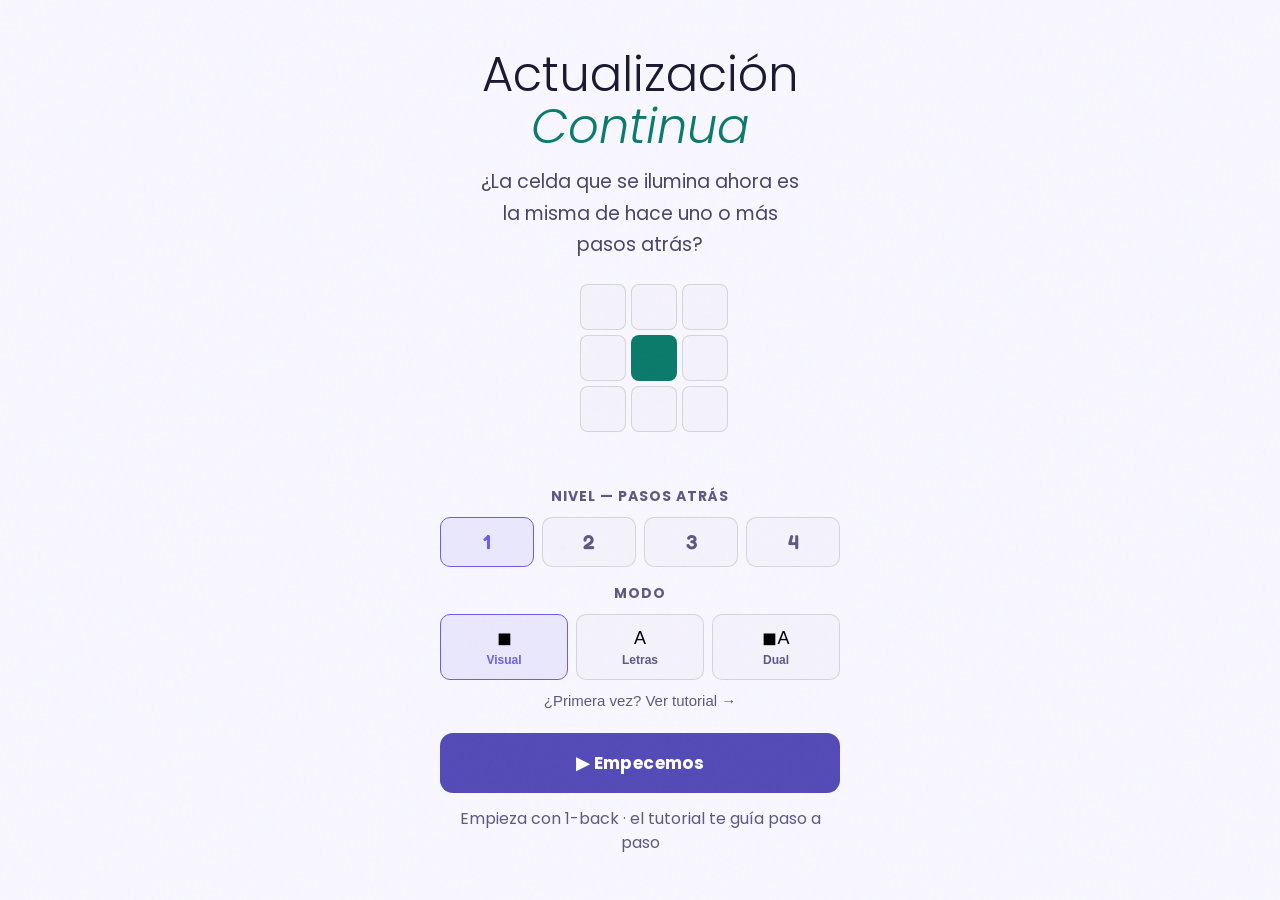
<file: actualizacion_continua.html>
<!DOCTYPE html>
<html lang="es">
<head>
<meta charset="UTF-8">
<meta name="viewport" content="width=device-width, initial-scale=1.0">
<title>EntrenaMente — Actualización Continua</title>
<style>
:root {
  --bg:#F8F7FF; --bg2:#F0EEF8; --card:#FFFFFF; --card2:#F4F2FC;
  --border:rgba(0,0,0,0.07); --border2:rgba(0,0,0,0.13);
  --text:#1A1830; --text2:#4A4468; --text3:#5C5880;
  /* Brand violet — primary accent */
  --violet:#6C5CE7; --violet-d:rgba(108,92,231,0.10); --violet-b:rgba(108,92,231,0.25);
  --violet-deep:#534AB7;
  /* Teal — action/success/interactive */
  --teal:#0A7A6A; --teal-d:rgba(10,122,106,0.10); --teal-b:rgba(10,122,106,0.25);
  /* Supporting palette */
  --gold:#C9A84C; --gold-l:rgba(201,168,76,0.12); --gold-b:rgba(201,168,76,0.30);
  --amber:#F5A623; --amber-d:rgba(245,166,35,0.12); --amber-b:rgba(245,166,35,0.28);
  --coral:#E05C5C; --coral-d:rgba(224,92,92,0.12); --coral-b:rgba(224,92,92,0.30);
  --purple:#B8A9FF; --purple-d:rgba(184,169,255,0.12); --purple-b:rgba(184,169,255,0.28);
  --green:#52C98A; --green-d:rgba(82,201,138,0.12); --green-b:rgba(82,201,138,0.30);
  --muted:#4A4860;
  --r:14px; --sh:0 2px 20px rgba(0,0,0,0.35);
}

* { box-sizing: border-box; margin: 0; padding: 0; }
body {
  font-family: 'Poppins', sans-serif;
  background:var(--bg); color:var(--text);
  min-height: 100vh; display: flex; flex-direction: column; align-items: center;
  padding-bottom: 60px;
}

header {
  width: 100%; background: var(--bg2);
  border-bottom: 1px solid var(--border2);
  display: flex; align-items: center; justify-content: space-between;
  padding: 12px 24px;
}
.logo { font-size: 14px; font-weight: 700; color: var(--text); letter-spacing: 0.03em; }
.logo em { color: var(--amber); font-style: normal; }
.ex-tag {
  font-size: 11px; font-weight: 600; letter-spacing: 0.09em; text-transform: uppercase;
  color: var(--teal); background: var(--teal-d);
  border: 1px solid var(--teal-b); padding: 3px 11px; border-radius: 20px;
}
.hstats { display: flex; gap: 16px; }
.hstat { font-size: 12px; color: var(--text3); display: flex; gap: 5px; align-items: center; }
.hstat b { color: var(--amber); }

main { width: 100%; max-width: 680px; padding: 22px 16px 0; display: flex; flex-direction: column; gap: 16px; }

/* Progress dots */
.sdots { display: flex; gap: 5px; }
.sdot { flex: 1; height: 3px; border-radius: 2px; background: var(--card2); transition: background 0.3s; }
.sdot.done { background: var(--teal); }
.sdot.active { background: var(--amber); }

/* Cards */
.card { background: var(--card); border-radius: var(--r); border: 1px solid var(--border2); overflow: hidden; display: none; }
.card.show { display: block; }
#s1.show { display:flex; flex-direction:column; min-height:100dvh; border-radius:0; border-left:none; border-right:none; border-top:none; }

.chead { padding: 15px 20px 13px; border-bottom: 1px solid var(--border); display: flex; justify-content: space-between; align-items: flex-start; gap: 12px; }
.ctitle { font-size: 15px; font-weight: 600; margin-bottom: 3px; }
.csub { font-size: 12px; color: var(--text2); line-height: 1.55; max-width: 360px; }
.cpills { display: flex; gap: 6px; margin-top: 7px; flex-wrap: wrap; }
.pill { font-size: 10px; font-weight: 700; letter-spacing: 0.07em; text-transform: uppercase; padding: 2px 8px; border-radius: 20px; }
.pt { background: var(--teal-d); color: var(--teal); border: 1px solid var(--teal-b); }
.pa { background: var(--amber-d); color: var(--amber); border: 1px solid rgba(255,182,39,0.25); }
.pp { background: var(--purple-d); color: var(--purple); border: 1px solid rgba(167,139,250,0.25); }

.clive { text-align: right; flex-shrink: 0; }
.clive .cv { font-size: 22px; font-weight: 700; color: var(--teal); line-height: 1; font-variant-numeric: tabular-nums; }
.clive .cl { font-size: 10px; color: var(--text3); letter-spacing: 0.06em; text-transform: uppercase; margin-top: 2px; }

.prog-bar { height: 2px; background: var(--card2); }
.prog-fill { height: 100%; transition: width 0.3s ease, background 0.3s; }

/* Buttons */
.btn { font-family: 'Poppins', sans-serif; font-size: 13px; font-weight: 600; padding: 9px 18px; border-radius: 10px; border: none; cursor: pointer; transition: all 0.15s; }
.btn-teal { background: var(--teal); color: var(--bg); }
.btn-teal:hover { opacity: 0.88; }
.btn-ghost { background: transparent; color: var(--text2); border: 1px solid var(--border2); }
.btn-ghost:hover { border-color: var(--border2); color: var(--text); }
.btn-amber { background: var(--amber); color: var(--bg); }
.btn-sm { padding: 6px 12px; font-size: 12px; }

.cfooter { padding:14px 20px 28px; border-top:1px solid var(--border); display:flex; align-items:center; justify-content:space-between; gap:10px; margin-top:auto; }

/* ══════════════════
   MODE SELECTOR
   ══════════════════ */
.mode-grid { display: grid; grid-template-columns: repeat(3,1fr); gap: 8px; }
.mcard {
  padding: 14px 10px; border-radius: 12px; border: 1px solid var(--border2);
  background: var(--card2); cursor: pointer; text-align: center; transition: all 0.18s;
}
.mcard:hover { border-color: var(--purple); }
.mcard.msel { border-color: var(--teal); background: var(--teal-d); }
.mcard .mico { font-size: 24px; display: block; margin-bottom: 6px; }
.mcard .mname { font-size: 12px; font-weight: 600; color: var(--text); }
.mcard .mdesc { font-size: 10px; color: var(--text3); margin-top: 3px; line-height: 1.4; }
.mcard.msel .mname { color: var(--teal); }

/* n-back level badges */
.n-selector { display: flex; gap: 8px; justify-content: center; padding: 12px 20px 0; }
.nbadge {
  width: 44px; height: 36px; border-radius: 9px; border: 1px solid var(--border2);
  background: var(--card2); cursor: pointer; text-align: center;
  font-size: 14px; font-weight: 700; color: var(--text2); transition: all 0.15s;
  display: flex; align-items: center; justify-content: center;
}
.nbadge:hover { border-color: var(--amber); color: var(--amber); }
.nbadge.nsel { border-color: var(--amber); background: var(--amber-d); color: var(--amber); }

/* ══════════════════
   GAME ARENA
   ══════════════════ */
.arena {
  padding: 20px 24px;
  display: flex; flex-direction: column; align-items: center; gap: 18px;
}

/* Visual grid (3×3) */
.vis-grid {
  display: grid; grid-template-columns: repeat(3,1fr);
  gap: 8px; width: 220px;
}
.cell {
  width: 64px; height: 64px; border-radius: 10px;
  border: 1px solid var(--border2); background: var(--card2);
  transition: background 0.1s, border-color 0.1s;
}
.cell.lit {
  background: var(--teal);
  border-color: var(--teal);
  box-shadow: 0 0 16px rgba(0,212,200,0.35);
}
.cell.match-flash {
  background: var(--green);
  border-color: var(--green);
  box-shadow: 0 0 16px rgba(52,211,153,0.4);
}
.cell.miss-flash {
  background: var(--coral);
  border-color: var(--coral);
}

/* Letter stream */
.letter-display {
  font-family: 'JetBrains Mono', monospace;
  font-size: 48px; font-weight: 600;
  color: var(--amber); letter-spacing: 0.05em;
  min-height: 68px; display: flex; align-items: center; justify-content: center;
  min-width: 80px;
  transition: opacity 0.08s;
}
.letter-display.flash-in { opacity: 1; }
.letter-display.flash-out { opacity: 0; }

/* Dual layout */
.dual-layout { display: flex; align-items: center; gap: 28px; }
.dual-sep { width: 1px; height: 100px; background: var(--border2); }

/* Response buttons */
.response-row { display: flex; gap: 12px; justify-content: center; }
.resp-btn {
  padding: 13px 28px; border-radius: 12px; border: 1.5px solid var(--border2);
  background: var(--card2); cursor: pointer; font-family: 'Poppins', sans-serif;
  font-size: 14px; font-weight: 600; color: var(--text2); transition: all 0.14s;
  display: flex; flex-direction: column; align-items: center; gap: 3px;
}
.resp-btn:hover { border-color: var(--teal); color: var(--teal); background: var(--teal-d); }
.resp-btn.pressed-correct { border-color: var(--green); background: var(--green-d); color: var(--green); }
.resp-btn.pressed-wrong { border-color: var(--coral); background: var(--coral-d); color: var(--coral); }
.resp-btn .rkey { font-size: 10px; opacity: 0.5; font-family: 'JetBrains Mono', monospace; }
.resp-btn:disabled { opacity: 0.3; cursor: not-allowed; }

/* Streak / feedback */
.streak-row { display: flex; gap: 6px; justify-content: center; }
.streak-dot { width: 8px; height: 8px; border-radius: 50%; background: var(--border2); transition: background 0.2s; }
.streak-dot.hit { background: var(--green); }
.streak-dot.miss { background: var(--coral); }
.streak-dot.no-target { background: var(--border2); opacity: 0.3; }

/* Timer ring */
.timer-wrap { position: relative; width: 48px; height: 48px; }
.timer-svg { transform: rotate(-90deg); }
.timer-ring { fill: none; stroke: var(--card2); stroke-width: 3; }
.timer-prog { fill: none; stroke: var(--teal); stroke-width: 3; stroke-linecap: round; transition: stroke-dashoffset 0.1s linear; }
.timer-text { position: absolute; top: 50%; left: 50%; transform: translate(-50%,-50%); font-size: 13px; font-weight: 700; color: var(--teal); font-variant-numeric: tabular-nums; }

/* N-back indicator */
.n-indicator {
  font-size: 11px; font-weight: 700; color: var(--amber);
  background: var(--amber-d); border: 1px solid rgba(255,182,39,0.2);
  padding: 3px 10px; border-radius: 20px; letter-spacing: 0.05em;
}

/* ══════════════════
   RESULTS
   ══════════════════ */
.res-body { padding: 22px 20px; display: flex; flex-direction: column; gap: 14px; }
.res-top { display: grid; grid-template-columns: 1fr 1fr; gap: 10px; }
.res-box { background: var(--card2); border: 1px solid var(--border); border-radius: 12px; padding: 14px 12px; text-align: center; }
.res-box .rv { font-size: 38px; font-weight: 300; color: var(--teal); line-height: 1; }
.res-box .rl { font-size: 10px; color: var(--text3); letter-spacing: 0.05em; text-transform: uppercase; margin-top: 4px; }
.res-grid { display: grid; grid-template-columns: repeat(3,1fr); gap: 8px; }
.rg { background: var(--card2); border: 1px solid var(--border); border-radius: 10px; padding: 10px 8px; text-align: center; }
.rg .rv { font-size: 17px; font-weight: 700; }
.rg .rl { font-size: 10px; color: var(--text3); letter-spacing: 0.05em; text-transform: uppercase; margin-top: 2px; }
.insight { padding: 13px 15px; border-radius: 10px; background: var(--purple-d); border: 1px solid rgba(167,139,250,0.2); font-size: 13px; color: var(--text2); line-height: 1.65; }
.insight strong { color: var(--purple); }
.res-btns { display: flex; gap: 10px; justify-content: center; }

/* Sci note */
.sci { background: var(--card); border: 1px solid var(--border2); border-radius: var(--r); padding: 15px 19px; font-size: 12px; color: var(--text2); line-height: 1.7; }
.sci-hd { font-size: 10px; font-weight: 700; letter-spacing: 0.09em; text-transform: uppercase; color: var(--text3); margin-bottom: 7px; }

/* ══════════════════
   TUTORIAL
   ══════════════════ */
.tut-step { display: none; flex-direction: column; gap: 0; }
.tut-step.show { display: flex; }
.tut-head {
  padding: 12px 20px; font-size: 11px; font-weight: 700;
  letter-spacing: 0.07em; text-transform: uppercase; color: var(--amber);
  background: var(--amber-d); border-bottom: 1px solid var(--border);
}
.tut-body {
  padding: 18px 20px; display: flex; flex-direction: column; gap: 12px;
  font-size: 13px; color:var(--text); line-height: 1.65;
}
.tut-body p { color: var(--text2); }
.tut-body strong { color: var(--text); }
.tut-rule {
  background: var(--teal-d); border: 1px solid var(--teal-b);
  border-radius: 10px; padding: 12px 14px;
  font-size: 13px; color: var(--text2); line-height: 1.6;
}
.tut-rule strong { color: var(--teal); }
.n-highlight { color: var(--amber); font-weight: 700; font-size: 15px; }
.tut-footer {
  padding: 12px 20px; border-top: 1px solid var(--border);
  display: flex; justify-content: space-between; align-items: center;
}

/* Tutorial example sequence */
.tut-example { background: var(--card2); border-radius: 10px; padding: 14px 12px; border: 1px solid var(--border); }
.tut-ex-label { font-size: 11px; font-weight: 700; letter-spacing: 0.06em; text-transform: uppercase; color: var(--text3); margin-bottom: 12px; text-align: center; }
.tut-seq { display: flex; gap: 8px; justify-content: center; align-items: flex-end; }
.tseq-item { display: flex; flex-direction: column; align-items: center; gap: 4px; }
.tseq-cell {
  width: 42px; height: 42px; border-radius: 8px;
  border: 1px solid var(--border2); background: var(--card);
  display: flex; align-items: center; justify-content: center;
  font-size: 18px; color: var(--text3);
}
.tseq-cell.lit { background: var(--teal-d); border-color: var(--teal); color: var(--teal); }
.tseq-cell.match { background: var(--green-d); border-color: var(--green); color: var(--green); }
.tseq-num { font-size: 11px; font-weight: 600; color: var(--text3); }
.tseq-arrow { font-size: 10px; color: var(--amber); font-weight: 700; white-space: nowrap; }

/* Timing diagram */
.tut-timing {
  display: flex; align-items: center; justify-content: center;
  gap: 10px; padding: 14px; background: var(--card2); border-radius: 10px; border: 1px solid var(--border);
}
.tt-phase { display: flex; flex-direction: column; align-items: center; gap: 8px; }
.tt-dot {
  width: 36px; height: 36px; border-radius: 8px;
  border: 1px solid var(--border2); background: var(--card);
}
.tt-dot.lit-demo { background: var(--teal); border-color: var(--teal); box-shadow: 0 0 10px rgba(0,212,200,0.3); }
.tt-dot.resp-demo { background: var(--amber-d); border-color: var(--amber); }
.tt-label { font-size: 11px; color: var(--text2); text-align: center; line-height: 1.4; }
.tt-label span { color: var(--text3); font-size: 10px; }
.tt-arrow { font-size: 18px; color: var(--text3); }

/* Response feedback indicator */
.resp-feedback {
  display: flex; gap: 10px; justify-content: center; align-items: center;
  min-height: 32px;
}
.rf-pill {
  padding: 5px 14px; border-radius: 20px; font-size: 12px; font-weight: 700;
  letter-spacing: 0.04em; opacity: 0; transition: opacity 0.15s;
  pointer-events: none;
}
.rf-pill.show { opacity: 1; }
.rf-correct { background: var(--green-d); color: var(--green); border: 1px solid rgba(52,211,153,0.3); }
.rf-wrong { background: var(--coral-d); color: var(--coral); border: 1px solid rgba(255,94,91,0.3); }
.rf-wait { background: var(--card2); color: var(--text3); border: 1px solid var(--border); }

@keyframes pop { 0%{transform:scale(1)} 50%{transform:scale(1.08)} 100%{transform:scale(1)} }
.pop { animation: pop 0.18s ease; }

/* ═══════════════════════════════════════
   MOBILE RESPONSIVENESS — applied globally
   ═══════════════════════════════════════ */
@media (max-width: 640px) {
  /* Base text scale up */
  body { font-size: 16px; }

  /* Header: hide XP bar and secondary stats on very small screens */
  .xp-bar-wrap { display: none !important; }
  header { padding: 12px 16px !important; }

  /* Main container: full bleed with comfortable padding */
  main { padding: 16px 12px 0 !important; gap: 14px !important; }

  /* Cards: reduce padding so content breathes */
  .chead, .card-top { padding: 14px 16px 12px !important; }
  .ctitle, .card-title { font-size: 17px !important; }
  .csub, .card-sub { font-size: 14px !important; }

  /* Controls grid: single column on mobile */
  .controls-grid { grid-template-columns: 1fr !important; padding: 14px 16px !important; }

  /* Question options: bigger tap targets */
  .q-opt, .qopt, .copt, .ropt { 
    padding: 14px 16px !important; 
    font-size: 15px !important; 
    min-height: 48px !important;
  }

  /* RSVP word: bigger on mobile */
  .rsvp-pre, .rsvp-focal, .rsvp-post, .rsvp-word-full { font-size: 36px !important; }
  .rsvp-phrase { font-size: 22px !important; line-height: 1.4 !important; }
  .rsvp-viewport { height: 180px !important; padding: 0 16px !important; }

  /* Buttons: full width on mobile where stacked */
  .cfooter, .q-footer, .drill-footer { 
    padding: 12px 14px !important; 
    flex-wrap: wrap !important; 
    gap: 8px !important;
  }
  .btn { font-size: 14px !important; padding: 11px 16px !important; min-height: 44px !important; }
  .btn-sm { font-size: 13px !important; padding: 10px 14px !important; }
  .start-btn { font-size: 16px !important; padding: 16px !important; }

  /* Memory slots: 2 col max */
  .memory-slots { grid-template-columns: 1fr 1fr !important; }

  /* Recall grid: single col on narrow phones */
  .recall-grid { grid-template-columns: 1fr !important; }

  /* Word flash display */
  .word-big { font-size: 34px !important; }
  .mem-item { font-size: 38px !important; }

  /* n-back grid cells */
  .vis-grid { width: 192px !important; gap: 6px !important; }
  .cell { width: 56px !important; height: 56px !important; }

  /* Letter display */
  .letter-display { font-size: 42px !important; }

  /* Mode/tab grids */
  .mode-grid { grid-template-columns: 1fr !important; }
  .mode-tabs { grid-template-columns: 1fr !important; }
  .task-tabs { grid-template-columns: 1fr !important; }

  /* Pillar section padding on index */
  .pillar, .section-label, .divider { padding-left: 16px !important; padding-right: 16px !important; }

  /* Results boxes */
  .res-top, .res-grid { gap: 8px !important; }
  .res-box .rv, .res-big .rv { font-size: 32px !important; }

  /* Sentence display in Contrarreloj */
  .sentence-display { font-size: 16px !important; line-height: 1.8 !important; }
  .reading-area { padding: 18px 16px 14px !important; }

  /* Recall slots in Memoria Activa */
  .recall-slot { min-width: 44px !important; height: 46px !important; font-size: 12px !important; }
  .recall-area { padding: 14px 14px 16px !important; }
  .keyboard { gap: 5px !important; }
  .key { padding: 10px 5px !important; font-size: 14px !important; }

  /* Equation display */
  .equation-display { font-size: 26px !important; }

  /* Sent display in Contrarreloj */
  .sent-display { font-size: 18px !important; }

  /* Tutorial steps */
  .tut-body { padding: 14px 16px !important; font-size: 14px !important; }
  .tut-footer { padding: 12px 16px !important; }
  .tut-head { padding: 10px 16px !important; }

  /* Stats header: smaller */
  .hstats { gap: 10px !important; }
  .hstat { font-size: 11px !important; }
  .hstat b { font-size: 12px !important; }

  /* Science note collapsible */
  .sci-toggle-btn { font-size: 13px !important; }
}

/* Collapsible science note */
.sci-details {
  background: var(--card, #fff);
  border: 1.5px solid var(--border2, rgba(0,0,0,0.12));
  border-radius: 12px;
  overflow: hidden;
  box-shadow: 0 1px 4px rgba(0,0,0,0.06);
}
.sci-details summary {
  padding: 13px 18px;
  font-size: 13px; font-weight: 700;
  cursor: pointer; list-style: none;
  display: flex; align-items: center; justify-content: space-between;
  color: var(--muted, #888); letter-spacing: 0.03em;
  user-select: none;
  -webkit-tap-highlight-color: transparent;
}
.sci-details summary::-webkit-details-marker { display: none; }
.sci-details summary::after {
  content: '▸';
  font-size: 11px; transition: transform 0.2s;
  color: var(--muted, #888);
}
.sci-details[open] summary::after { transform: rotate(90deg); }
.sci-details[open] summary {
  border-bottom: 1.5px solid var(--border, rgba(0,0,0,0.08));
}
.sci-details-body {
  padding: 14px 18px 16px;
  font-size: 13px; color:var(--text); line-height: 1.7;
}
@media (max-width: 640px) {
  .sci-details summary { font-size: 14px !important; padding: 14px 16px !important; }
  .sci-details-body { font-size: 14px !important; padding: 14px 16px 16px !important; }
}

body::before{display:none;}

/* ── Shared design system classes ── */
.logo{font-family:'Poppins',sans-serif;font-size:20px;font-weight:300;color:var(--text);letter-spacing:-0.01em;}
.logo em{color:var(--gold);font-style:italic;}
.hdr-back{font-size:15px;color:var(--text3);text-decoration:none;display:flex;align-items:center;gap:4px;transition:color 0.15s;}
.hdr-back:hover{color:var(--text2);}
.hdr-ex-name{font-size:15px;font-weight:600;letter-spacing:0.08em;text-transform:uppercase;color:var(--text3);}
.hdr-stat{font-size:15px;color:var(--text3);display:flex;align-items:center;gap:5px;}
.hdr-stat b{color:var(--teal);font-size:13px;}
.instr-banner{background:var(--teal-d);border-bottom:1px solid var(--teal-b);padding:14px 20px;display:flex;align-items:flex-start;gap:12px;}
.instr-icon{font-size:20px;flex-shrink:0;margin-top:1px;}
.instr-text{font-size:17px;color:var(--text2);line-height:1.65;}
.instr-text strong{color:var(--text);font-weight:600;}
.card-title-serif{font-family:'Poppins',sans-serif;font-size:24px;font-weight:300;color:var(--text);line-height:1.1;margin-bottom:4px;}
.sci-details{background:var(--card);border:1px solid var(--border2);border-radius:var(--r);box-shadow:var(--sh);overflow:hidden;}
.sci-details summary{padding:13px 18px;font-size:12px;font-weight:700;letter-spacing:0.07em;text-transform:uppercase;color:var(--text3);cursor:pointer;list-style:none;display:flex;align-items:center;justify-content:space-between;-webkit-tap-highlight-color:transparent;}
.sci-details summary::-webkit-details-marker{display:none;}
.sci-details summary::after{content:'▸';font-size:10px;transition:transform 0.2s;color:var(--text3);}
.sci-details[open] summary::after{transform:rotate(90deg);}
.sci-details[open] summary{border-bottom:1px solid var(--border);}
.sci-body,.sci-details-body{padding:14px 18px 16px;font-size:16px;color:var(--text2);line-height:1.7;}
.sci-body strong,.sci-details-body strong{color:var(--text);}


/* ── Ready Screen ── */
.ready-screen {
  position:fixed; inset:0; z-index:200;
  background:var(--bg);
  display:flex; flex-direction:column;
  align-items:center; justify-content:center;
  padding:32px 24px; text-align:center;
  overflow:hidden;
}
.ready-screen.hidden { display:none; }
.ready-screen::before {
  content:''; position:absolute; inset:0; pointer-events:none; z-index:0; opacity:0.4;
  background-image:url("data:image/svg+xml,%3Csvg viewBox='0 0 256 256' xmlns='http://www.w3.org/2000/svg'%3E%3Cfilter id='n'%3E%3CfeTurbulence type='fractalNoise' baseFrequency='0.9' numOctaves='4' stitchTiles='stitch'/%3E%3C/filter%3E%3Crect width='100%25' height='100%25' filter='url(%23n)' opacity='0.05'/%3E%3C/svg%3E");
}
.ready-inner{display:flex;flex-direction:column;align-items:center;width:100%;max-width:400px;padding:12px 0 8px;text-align:center;}
@keyframes rdyUp { from{opacity:0;transform:translateY(20px)} to{opacity:1;transform:translateY(0)} }
.ready-logo{font-family:'Fredoka',sans-serif;font-size:14px;font-weight:600;color:var(--text3);letter-spacing:0.02em;margin-bottom:16px;text-align:center;}
.ready-logo em{color:var(--violet);font-style:italic;}
.ready-title {
  font-family:'Poppins',sans-serif;
  font-size:clamp(32px,8vw,48px); font-weight:300;
  color:var(--text); line-height:1.1; margin-bottom:12px;
}
.ready-title em { color:var(--teal); font-style:italic; }
.ready-sub{font-size:19px;color:var(--text2);line-height:1.65;text-align:center;margin-bottom:24px;max-width:320px;}
.ready-sub strong { color:var(--text); font-weight:600; }

/* Animation preview box */
.ready-preview {
  width:100%; max-width:340px;
  background:var(--card); border:1px solid var(--border2);
  border-radius:16px; overflow:hidden;
  margin-bottom:28px; min-height:110px;
  display:flex; align-items:center; justify-content:center;
  position:relative;
}
.preview-label {
  position:absolute; top:10px; left:14px;
  font-size:10px; font-weight:700; letter-spacing:0.10em;
  text-transform:uppercase; color:var(--text3);
}
.preview-inner {
  padding:20px 24px; width:100%;
  display:flex; align-items:center; justify-content:center;
}


.ready-step-text strong { color:var(--text); font-weight:600; }

.ready-btn {
  width:100%; padding:17px;
  background:var(--teal); color:var(--bg);
  border:none; border-radius:13px; cursor:pointer;
  font-family:'Poppins',sans-serif;
  font-size:17px; font-weight:700; letter-spacing:0.02em;
  transition:all 0.2s; -webkit-tap-highlight-color:transparent;
  margin-bottom:14px;
}
.ready-btn:hover { opacity:0.88; transform:translateY(-1px); }
.ready-btn:active { transform:translateY(0); }
.ready-hint {
  font-size:16px; color:var(--text3); line-height:1.5;
}

@media(max-width:600px) {
  .ready-screen { padding:24px 16px; }
  .ready-title { font-size:34px; }
  .ready-sub { font-size:16px; }
  .ready-steps { flex-direction:column; gap:8px; }
  .ready-btn { font-size:16px; padding:16px; }
}


/* ── Brand logo ── */
.logo, .brand-name {
  font-family: 'Fredoka', 'Poppins', sans-serif;
  font-size: 20px; font-weight: 600;
  color: var(--text); letter-spacing: -0.01em;
  display: flex; align-items: center;
}
.logo em, .brand-name em {
  color: var(--violet); font-style: italic;
}
/* ── Primary button — violet ── */
.btn-teal, .ready-btn {
  background: var(--violet-deep) !important;
  color: #fff !important;
}
.btn-teal:hover, .ready-btn:hover {
  background: var(--violet) !important;
  opacity: 1 !important;
}
/* Keep teal for success/feedback states */
.btn-teal.btn-success { background: var(--teal) !important; }


/* Session next button — shown only during session flow */
.session-next-btn {
  display: none;
  width: 100%;
  padding: 16px;
  background: var(--violet-deep);
  color: #fff;
  border: none;
  border-radius: 13px;
  font-family: 'Fredoka', 'Poppins', sans-serif;
  font-size: 19px;
  font-weight: 600;
  cursor: pointer;
  transition: all 0.2s;
  margin-top: 10px;
  -webkit-tap-highlight-color: transparent;
}
.session-next-btn:hover { background: var(--violet); }

</style>
<link rel="preconnect" href="https://fonts.googleapis.com">
<link href="https://fonts.googleapis.com/css2?family=Fredoka:wght@600&family=Poppins:wght@400;500;600;700&display=swap" rel="stylesheet">
</head>
<body>

<main>

<div class="ready-screen" id="ready-screen">
  <div class="ready-inner">
    <div class="ready-title">Actualización <em>Continua</em></div>
    <div class="ready-sub">¿La celda que se ilumina ahora es la misma de hace uno o más pasos atrás?</div>

    
    <div style="margin-bottom:24px;"><div style="display:flex;flex-direction:column;align-items:center;gap:12px;">
          <div id="rdy-grid" style="display:grid;grid-template-columns:repeat(3,1fr);gap:5px;width:120px;"></div>
          <div id="rdy-nb-msg" style="font-size:16px;color:var(--text3);min-height:18px;"></div>
    
      </div>
    </div>
    
    <div style="width:100%;margin-bottom:16px;">
      <div style="font-size:14px;font-weight:700;letter-spacing:0.07em;text-transform:uppercase;color:var(--text3);margin-bottom:10px;">Nivel — pasos atrás</div>
      <div style="display:flex;gap:8px;">
        <button onclick="selectRdyN(1,this)" id="rdyn-1" style="flex:1;padding:12px 8px;text-align:center;border-radius:10px;border:1.5px solid var(--violet);background:var(--violet-d);font-family:'Fredoka',sans-serif;font-size:20px;font-weight:600;color:var(--violet);cursor:pointer;">1</button>
        <button onclick="selectRdyN(2,this)" id="rdyn-2" style="flex:1;padding:12px 8px;text-align:center;border-radius:10px;border:1.5px solid var(--border2);background:var(--card2);font-family:'Fredoka',sans-serif;font-size:20px;font-weight:600;color:var(--text3);cursor:pointer;">2</button>
        <button onclick="selectRdyN(3,this)" id="rdyn-3" style="flex:1;padding:12px 8px;text-align:center;border-radius:10px;border:1.5px solid var(--border2);background:var(--card2);font-family:'Fredoka',sans-serif;font-size:20px;font-weight:600;color:var(--text3);cursor:pointer;">3</button>
        <button onclick="selectRdyN(4,this)" id="rdyn-4" style="flex:1;padding:12px 8px;text-align:center;border-radius:10px;border:1.5px solid var(--border2);background:var(--card2);font-family:'Fredoka',sans-serif;font-size:20px;font-weight:600;color:var(--text3);cursor:pointer;">4</button>
      </div>
    </div>
    <div style="width:100%;margin-bottom:20px;">
      <div style="font-size:14px;font-weight:700;letter-spacing:0.07em;text-transform:uppercase;color:var(--text3);margin-bottom:10px;">Modo</div>
      <div style="display:flex;gap:8px;">
        <button onclick="selectRdyMode('visual',this)" id="rdym-visual" style="flex:1;padding:12px 8px;text-align:center;border-radius:10px;border:1.5px solid var(--violet);background:var(--violet-d);cursor:pointer;">
          <div style="font-size:18px;">◼</div>
          <div style="font-size:12px;font-weight:600;color:var(--violet);margin-top:4px;">Visual</div>
        </button>
        <button onclick="selectRdyMode('letter',this)" id="rdym-letter" style="flex:1;padding:12px 8px;text-align:center;border-radius:10px;border:1.5px solid var(--border2);background:var(--card2);cursor:pointer;">
          <div style="font-size:18px;">A</div>
          <div style="font-size:12px;font-weight:600;color:var(--text3);margin-top:4px;">Letras</div>
        </button>
        <button onclick="selectRdyMode('dual',this)" id="rdym-dual" style="flex:1;padding:12px 8px;text-align:center;border-radius:10px;border:1.5px solid var(--border2);background:var(--card2);cursor:pointer;">
          <div style="font-size:18px;">◼A</div>
          <div style="font-size:12px;font-weight:600;color:var(--text3);margin-top:4px;">Dual</div>
        </button>
      </div>
      <div style="margin-top:8px;text-align:center;">
        <button onclick="document.getElementById('ready-screen').classList.add('hidden');setStage(0);" style="font-size:15px;color:var(--text3);background:none;border:none;cursor:pointer;padding:4px;">¿Primera vez? Ver tutorial →</button>
      </div>
    </div>
    <button class="ready-btn" onclick="dismissReady()">▶ Empecemos</button>
    <div class="ready-hint">Empieza con 1-back · el tutorial te guía paso a paso</div>
  </div>
</div>
<script>
(function(){
  const grid=document.getElementById('rdy-grid');
  const msg=document.getElementById('rdy-nb-msg');
  if(!grid) return;
  // Build 3×3 grid
  const cells=[];
  for(let i=0;i<9;i++){
    const d=document.createElement('div');
    d.style.cssText='width:46px;height:46px;border-radius:8px;background:var(--card2);border:1px solid var(--border2);transition:all 0.2s;';
    grid.appendChild(d); cells.push(d);
  }
  const seq=[4,7,4,2,7]; // positions; 4 repeats after 1 step (match), 7→4 no match
  let si=0, prev=-1;
  function flash(){
    cells.forEach(c=>{ c.style.background='var(--card2)'; c.style.borderColor='var(--border2)'; });
    const pos=seq[si%seq.length];
    cells[pos].style.background='var(--teal)';
    cells[pos].style.borderColor='var(--teal-b)';
    const isMatch = pos===prev;
    if(si>0) msg.innerHTML=isMatch
      ?'<span style="color:var(--green);font-weight:700;">✓ ¡Igual!</span>'
      :'<span style="color:var(--coral);font-weight:700;">✗ Diferente</span>';
    prev=pos; si++;
    setTimeout(()=>{
      cells[pos].style.background='var(--card2)';
      cells[pos].style.borderColor='var(--border2)';
      msg.textContent='';
      setTimeout(flash, 500);
    },800);
  }
  setTimeout(flash,600);
})();
function dismissReady(){
  document.getElementById('ready-screen').classList.add('hidden');
  if(typeof requestWakeLock==='function') requestWakeLock();
  // Apply selections directly without relying on s0 DOM elements
  nLevel = _rdyN;
  mode = _rdyMode;
  try{ localStorage.setItem('em_continua_settings', JSON.stringify({n:_rdyN, mode:_rdyMode})); }catch(e){}
  startGame();
}

// ── Session completion tracking ──
function markComplete() {
  try {
    const today = new Date().toISOString().slice(0,10);
    const all = JSON.parse(localStorage.getItem('em_completions') || '{}');
    if(!all[today]) all[today] = [];
    if(!all[today].includes('continua')) all[today].push('continua');
    localStorage.setItem('em_completions', JSON.stringify(all));
  } catch(e) {}
  showSessionUI();
}

function completeAndContinue() {
  markComplete();
  setTimeout(() => goNextOrHome('index.html'), 1200);
}


// ── Session navigation ──
function getSessionNext() {
  try {
    const q = JSON.parse(localStorage.getItem('em_session_queue')||'null');
    if(!q) return null;
    const today = new Date().toISOString().slice(0,10);
    if(q.date !== today) return null; // stale queue

    // Get completed today
    const all = JSON.parse(localStorage.getItem('em_completions')||'{}');
    const done = all[today] || [];

    // Find next uncompleted in queue
    const remaining = q.keys.filter(k => !done.includes(k));
    if(remaining.length === 0) return 'done'; // all finished

    const urls = {
      flash:'lectura_flash_rsvp.html', bloques:'lectura_por_bloques_prototype.html',
      contra:'contrarreloj.html', vision:'vision_paralela.html',
      saltos:'saltos_visuales.html', memoria:'memoria_activa.html',
      cats:'actualizacion_categorias.html', continua:'actualizacion_continua.html',
    };
    return urls[remaining[0]] ? urls[remaining[0]] + '?session=1' : null;
  } catch(e) { return null; }
}

function isInSession() {
  return new URLSearchParams(window.location.search).get('session') === '1';
}

function goNextOrHome(homeUrl) {
  if(!isInSession()) { window.location.href = homeUrl; return; }
  const next = getSessionNext();
  if(!next || next === 'done') {
    window.location.href = 'index.html?done=session';
  } else {
    window.location.href = next;
  }
}


// Update session button labels to reflect position in queue
function updateSessionBtnLabels() {
  if(!isInSession()) return;
  const next = getSessionNext();
  const isLast = !next || next === 'done';
  const label = isLast ? 'Finalizar sesión →' : 'Siguiente ejercicio →';
  document.querySelectorAll('.session-next-btn').forEach(b => {
    b.textContent = label;
  });
}

</script>


  <div class="sdots" style="display:none;">
    <div class="sdot active" id="sd0"></div>
    <div class="sdot" id="sd1"></div>
    <div class="sdot" id="sd2"></div>
  </div>

  <!-- ═══════════════════════
       STAGE 0: Setup + Tutorial
       ═══════════════════════ -->
  <div class="card show" id="s0">
    <div style="padding:20px 20px 14px;border-bottom:1px solid var(--border);">
      <div style="font-family:'Poppins',sans-serif;font-size:24px;font-weight:300;color:var(--text);margin-bottom:4px;">Actualización <em style="color:var(--teal);font-style:italic;">Continua</em></div>
      <div style="font-size:15px;color:var(--text2);line-height:1.65;">¿El estímulo que ves ahora es el <strong style="color:var(--text);">mismo</strong> que viste hace <span id="s0-n">1</span> paso?</div>
    </div>

    <div style="padding:16px 20px 8px;">
      <div style="font-size:14px;font-weight:700;letter-spacing:0.07em;text-transform:uppercase;color:var(--text3);margin-bottom:10px;">Nivel — ¿cuántos pasos atrás?</div>
      <div style="display:flex;gap:8px;">
        <div class="nbadge nsel" onclick="selectN(1)" style="flex:1;padding:12px 8px;text-align:center;border-radius:10px;border:1.5px solid var(--teal);background:var(--teal-d);font-size:20px;font-weight:700;color:var(--teal);cursor:pointer;font-family:'Poppins',sans-serif;">1</div>
        <div class="nbadge" onclick="selectN(2)" style="flex:1;padding:12px 8px;text-align:center;border-radius:10px;border:1.5px solid var(--border2);background:var(--card2);font-size:20px;font-weight:700;color:var(--text3);cursor:pointer;font-family:'Poppins',sans-serif;">2</div>
        <div class="nbadge" onclick="selectN(3)" style="flex:1;padding:12px 8px;text-align:center;border-radius:10px;border:1.5px solid var(--border2);background:var(--card2);font-size:20px;font-weight:700;color:var(--text3);cursor:pointer;font-family:'Poppins',sans-serif;">3</div>
        <div class="nbadge" onclick="selectN(4)" style="flex:1;padding:12px 8px;text-align:center;border-radius:10px;border:1.5px solid var(--border2);background:var(--card2);font-size:20px;font-weight:700;color:var(--text3);cursor:pointer;font-family:'Poppins',sans-serif;">4</div>
      </div>
      <div style="font-size:16px;color:var(--text3);text-align:center;margin-top:10px;line-height:1.5;" id="n-desc">1-back: comparas con el paso inmediatamente anterior. Ideal para empezar.</div>
    </div>

    <div style="padding:8px 20px 8px;">
      <div style="font-size:14px;font-weight:700;letter-spacing:0.07em;text-transform:uppercase;color:var(--text3);margin-bottom:10px;">Modo</div>
      <div style="display:flex;gap:8px;">
        <div class="mcard msel" data-mode="visual" onclick="selectMode(this,'visual')" style="flex:1;padding:12px 8px;text-align:center;border-radius:10px;border:1.5px solid var(--teal);background:var(--teal-d);cursor:pointer;">
          <div style="font-size:18px;">◼</div>
          <div style="font-size:12px;font-weight:600;color:var(--teal);margin-top:4px;">Visual</div>
        </div>
        <div class="mcard" data-mode="letter" onclick="selectMode(this,'letter')" style="flex:1;padding:12px 8px;text-align:center;border-radius:10px;border:1.5px solid var(--border2);background:var(--card2);cursor:pointer;">
          <div style="font-size:18px;">A</div>
          <div style="font-size:12px;font-weight:600;color:var(--text3);margin-top:4px;">Letras</div>
        </div>
        <div class="mcard" data-mode="dual" onclick="selectMode(this,'dual')" style="flex:1;padding:12px 8px;text-align:center;border-radius:10px;border:1.5px solid var(--border2);background:var(--card2);cursor:pointer;">
          <div style="font-size:18px;">◼A</div>
          <div style="font-size:12px;font-weight:600;color:var(--text3);margin-top:4px;">Dual</div>
        </div>
      </div>
    </div>

    <div style="padding:12px 20px 20px;">
      <button class="btn btn-teal btn-wide" style="font-size:16px;" onclick="startGame()">▶ Comenzar — 10 turnos</button>
    </div>
  </div>

  <!-- ═══════════════════════
       STAGE 1: Game
       ═══════════════════════ -->
  <div class="card" id="s1">
    <div class="chead" style="padding:12px 20px;">
      <div style="font-size:16px;color:var(--text3);"><span id="g-n-badge">1-back</span> · <span id="g-title"></span></div>
      <div class="clive"><div class="cv" id="g-trial">1/20</div><div class="cl">turno</div></div>
    </div>
    <span id="g-n-label" style="display:none">1</span>
    <div class="prog-bar"><div class="prog-fill" id="g-fill" style="width:0%;background:var(--teal)"></div></div>

    <div class="arena" id="arena"></div>

    <!-- Response feedback — confirms tap without touching stimulus -->
    <div class="resp-feedback">
      <div class="rf-pill rf-correct" id="rf-correct">✓ Registrado</div>
      <div class="rf-pill rf-wrong" id="rf-wrong">✗ Falsa alarma</div>
      <div class="rf-pill rf-wait" id="rf-wait">Observa…</div>
    </div>

    <div style="padding:2px 20px 8px">
      <div class="streak-row" id="streak-row"></div>
    </div>

    <div class="cfooter">
      <div style="font-size:15px;color:var(--text3)" id="g-hint">Memoriza los primeros turnos — luego compara</div>
      <button class="btn btn-ghost btn-sm" onclick="abortGame()">✕ Salir</button>
    </div>
  </div>

  <!-- ═══════════════════════
       STAGE 2: Results
       ═══════════════════════ -->
  <div class="card" id="s2">
    <div class="chead">
      <div><div class="ctitle">Resultados</div></div>
    </div>
    <div class="res-body" id="res-body"></div>
  </div>

  <details class="sci-details session-hide">
  <summary>⚗ Por qué el n-back actualiza la memoria de trabajo</summary>
  <div class="sci-details-body">El n-back exige <em>codificación continua, monitoreo y actualización</em> — los tres procesos del componente ejecutivo de la memoria de trabajo. A diferencia de las tareas de amplitud (Memoria Activa), que entrenan el <em>mantenimiento</em> bajo interferencia, el n-back entrena la capacidad de <em>descartar</em> lo obsoleto y priorizar lo nuevo. El modo dual amplifica el efecto al requerir actualización simultánea en dos modalidades. Una reciente revisión en Nature Human Behaviour (2023) con 460 participantes en tres RCTs mostró que la mejora en n-back no entrenado media la transferencia a razonamiento matricial — el indicador más limpio de inteligencia fluida.</div>
</details>

</main>

<script>
// ─────────────────────────────────────────
// Config & State
// ─────────────────────────────────────────
const LETTERS = 'BCDFGHJKLMNPRSTV'; // consonants only — less confusable
const GRID_SIZE = 9;
const TOTAL_TRIALS = 10;
const STIM_MS = 500;   // stimulus visible duration
const ISI_MS = 1500;   // inter-stimulus interval (stimulus off + response window)
const TARGET_PROB = 0.33; // ~1/3 trials are targets

let mode = 'visual';  // 'visual' | 'letter' | 'dual'
let nLevel = 1;
let trialIdx = 0;
let history = [];      // {pos, letter} for each trial
let responses = [];    // {isTarget, responded, correct} for each trial
let gameTimer = null;
let phase = 'stimulus'; // 'stimulus' | 'response'
let stimulusActive = false;
let currentPos = -1;
let currentLetter = '';
let hits = 0, misses = 0, falseAlarms = 0, correctRejections = 0;
let respLocked = false;

const N_DESCS = {
  1: '1-back: compara con el turno inmediatamente anterior. Ideal para comenzar.',
  2: '2-back: compara con 2 turnos atrás — nivel de entrenamiento estándar recomendado por la investigación.',
  3: '3-back: muy exigente. Recomendado después de dominar el 2-back durante varias sesiones.',
  4: '4-back: nivel de experto. Solo para usuarios con rendimiento alto sostenido en 3-back.',
};

// ─────────────────────────────────────────
// Stage nav
// ─────────────────────────────────────────
function setStage(n) {
  ['s0','s1','s2'].forEach((id,i)=>document.getElementById(id).classList.toggle('show',i===n));
  ['sd0','sd1','sd2'].forEach((id,i)=>{
    const d=document.getElementById(id);
    d.classList.remove('active','done');
    if(i<n) d.classList.add('done'); else if(i===n) d.classList.add('active');
  });
}

// ─────────────────────────────────────────
// Tutorial step nav
// ─────────────────────────────────────────
function tutStep(n) {
  document.querySelectorAll('.tut-step').forEach(el=>el.classList.remove('show'));
  const step=document.getElementById('tut-'+n);
  if(step) step.classList.add('show');
  // Keep n-label in sync
  document.querySelectorAll('.tut-n-label, #tut-n-label, #tut-n-first').forEach(el=>{
    if(el) el.textContent=nLevel;
  });
}

// ─────────────────────────────────────────
// Response feedback pills
// ─────────────────────────────────────────
let fbTimer=null;
function showFeedback(type) {
  ['rf-correct','rf-wrong','rf-wait'].forEach(id=>{
    const el=document.getElementById(id);
    if(el) el.classList.remove('show');
  });
  clearTimeout(fbTimer);
  const el=document.getElementById('rf-'+type);
  if(el) {
    el.classList.add('show');
    fbTimer=setTimeout(()=>el.classList.remove('show'), 700);
  }
}
function showWaiting() {
  ['rf-correct','rf-wrong'].forEach(id=>{
    const el=document.getElementById(id);
    if(el) el.classList.remove('show');
  });
  const w=document.getElementById('rf-wait');
  if(w) w.classList.add('show');
}
function hideAllFeedback() {
  ['rf-correct','rf-wrong','rf-wait'].forEach(id=>{
    const el=document.getElementById(id);
    if(el) el.classList.remove('show');
  });
}
function selectMode(el, m) {
  mode=m;
  if(!el) return; // called without DOM element
  document.querySelectorAll('.mcard').forEach(c=>{
    c.classList.remove('msel');
    c.style.borderColor='var(--border2)';
    c.style.background='var(--card2)';
    const lbl=c.querySelector('div:last-child');
    if(lbl) lbl.style.color='var(--text3)';
  });
  el.classList.add('msel');
  el.style.borderColor='var(--teal)';
  el.style.background='var(--teal-d)';
  const lbl=el.querySelector('div:last-child');
  if(lbl) lbl.style.color='var(--teal)';
}

function selectN(n) {
  nLevel=n;
  document.querySelectorAll('.nbadge').forEach(b=>{
    b.classList.remove('nsel');
    b.style.borderColor='var(--border2)';
    b.style.background='var(--card2)';
    b.style.color='var(--text3)';
  });
  const sel=document.querySelector(`.nbadge[onclick*="selectN(${n})"]`);
  if(sel){
    sel.classList.add('nsel');
    sel.style.borderColor='var(--teal)';
    sel.style.background='var(--teal-d)';
    sel.style.color='var(--teal)';
  }
  const s0n=document.getElementById('s0-n'); if(s0n) s0n.textContent=n;
  const nd=document.getElementById('n-desc');
  const descs={1:'1-back: comparas con el paso inmediatamente anterior. Ideal para empezar.',
    2:'2-back: compara con 2 pasos atrás. Nivel estándar recomendado.',
    3:'3-back: muy exigente. Solo después de dominar el 2-back.',
    4:'4-back: nivel experto.'};
  if(nd) nd.textContent=descs[n]||'';
}

function buildArena() {
  const arena = document.getElementById('arena');
  arena.innerHTML='';

  if(mode==='visual') {
    arena.appendChild(makeGrid());
    arena.appendChild(makeResponseRow(['¡Coincide!'], ['pos']));
  } else if(mode==='letter') {
    arena.appendChild(makeLetterDisplay());
    arena.appendChild(makeResponseRow(['¡Coincide!'], ['let']));
  } else {
    // Dual: grid left + letter right
    const wrap=document.createElement('div');
    wrap.className='dual-layout';
    wrap.appendChild(makeGrid());
    const sep=document.createElement('div'); sep.className='dual-sep';
    wrap.appendChild(sep);
    wrap.appendChild(makeLetterDisplay());
    arena.appendChild(wrap);
    arena.appendChild(makeResponseRow(['Posición', 'Letra'], ['pos','let']));
  }

  // Streak dots
  const row=document.getElementById('streak-row');
  row.innerHTML='';
  for(let i=0;i<TOTAL_TRIALS-nLevel;i++){
    const d=document.createElement('div'); d.className='streak-dot'; d.id='sd-trial-'+i;
    row.appendChild(d);
  }
}

function makeGrid() {
  const g=document.createElement('div'); g.className='vis-grid';
  for(let i=0;i<GRID_SIZE;i++){
    const c=document.createElement('div'); c.className='cell'; c.id='cell-'+i;
    g.appendChild(c);
  }
  return g;
}

function makeLetterDisplay() {
  const d=document.createElement('div'); d.className='letter-display flash-in'; d.id='letter-disp';
  d.textContent='·';
  return d;
}

function makeResponseRow(labels, types) {
  const row=document.createElement('div'); row.className='response-row';
  labels.forEach((lbl,i)=>{
    const b=document.createElement('button');
    b.className='resp-btn'; b.id='resp-'+types[i];
    b.innerHTML=`${lbl}<span class="rkey">${types[i]==='pos'?'← A':'→ L'}</span>`;
    b.addEventListener('click',()=>respond(types[i]));
    row.appendChild(b);
  });
  return row;
}

// ─────────────────────────────────────────
// Game logic
// ─────────────────────────────────────────
function startGame() {
  requestWakeLock();
  trialIdx=0; history=[]; responses=[];
  hits=0; misses=0; falseAlarms=0; correctRejections=0;
  respLocked=false;

  document.getElementById('g-title').textContent=nLevel+'-back '+{visual:'Visual',letter:'Letras',dual:'Dual'}[mode];
  document.getElementById('g-n-label').textContent=nLevel;
  document.getElementById('g-n-badge').textContent=nLevel+'-back';
  const _hn=document.getElementById('hdr-n'); if(_hn) _hn.textContent=nLevel+'-back';
  document.getElementById('g-fill').style.width='0%';
  document.getElementById('g-trial').textContent='1/'+TOTAL_TRIALS;

  buildArena();
  setStage(1);
  // Brief countdown before first stimulus
  document.getElementById('g-hint').textContent='Preparando…';
  setTimeout(runTrial, 800);
}

function runTrial() {
  if(trialIdx >= TOTAL_TRIALS) { endGame(); return; }

  document.getElementById('g-trial').textContent=(trialIdx+1)+'/'+TOTAL_TRIALS;
  document.getElementById('g-fill').style.width=((trialIdx)/TOTAL_TRIALS*100)+'%';
  respLocked=false;
  showWaiting();

  // Generate stimulus
  const isTarget = trialIdx >= nLevel && Math.random() < TARGET_PROB;
  let pos, letter;

  if(isTarget) {
    const ref=history[trialIdx-nLevel];
    pos=(mode==='visual'||mode==='dual') ? ref.pos : Math.floor(Math.random()*GRID_SIZE);
    letter=(mode==='letter'||mode==='dual') ? ref.letter : LETTERS[Math.floor(Math.random()*LETTERS.length)];
  } else {
    // Generate non-matching stimulus
    let attempts=0;
    do {
      pos=Math.floor(Math.random()*GRID_SIZE);
      letter=LETTERS[Math.floor(Math.random()*LETTERS.length)];
      attempts++;
      if(attempts>20) break;
    } while(
      trialIdx>=nLevel && (
        (mode!=='letter' && pos===history[trialIdx-nLevel].pos) ||
        (mode!=='visual' && letter===history[trialIdx-nLevel].letter)
      )
    );
  }

  history.push({pos, letter});
  currentPos=pos; currentLetter=letter;

  // Determine actual target status per modality
  let posTarget=false, letTarget=false;
  if(trialIdx>=nLevel) {
    const ref=history[trialIdx-nLevel];
    posTarget=(mode!=='letter') && pos===ref.pos;
    letTarget=(mode!=='visual') && letter===ref.letter;
  }
  const anyTarget = posTarget||letTarget;
  responses.push({posTarget, letTarget, anyTarget, posResponded:false, letResponded:false});

  // Show stimulus
  showStimulus(pos, letter);

  // Hide after STIM_MS
  gameTimer=setTimeout(()=>{
    hideStimulus();
    // Response window
    document.getElementById('g-hint').textContent = trialIdx>=nLevel
      ? (anyTarget ? '¡Hay coincidencia! — responde' : 'Sin coincidencia — espera')
      : 'Observa y memoriza…';
    gameTimer=setTimeout(()=>{
      // Score any non-response
      scoreNoResponse(trialIdx);
      trialIdx++;
      runTrial();
    }, ISI_MS);
  }, STIM_MS);
}

function showStimulus(pos, letter) {
  if(mode==='visual'||mode==='dual') {
    const cell=document.getElementById('cell-'+pos);
    if(cell) cell.classList.add('lit');
  }
  if(mode==='letter'||mode==='dual') {
    const ld=document.getElementById('letter-disp');
    if(ld) { ld.textContent=letter; ld.className='letter-display flash-in'; }
  }
}

function hideStimulus() {
  document.querySelectorAll('.cell.lit').forEach(c=>c.classList.remove('lit'));
  const ld=document.getElementById('letter-disp');
  if(ld) { ld.className='letter-display flash-out'; setTimeout(()=>{ if(ld) ld.textContent='·'; ld&&(ld.className='letter-display flash-in'); },100); }
}

function respond(type) {
  if(respLocked) return;
  if(trialIdx>=TOTAL_TRIALS) return;
  const r=responses[trialIdx];
  if(!r) return;

  const isTarget = type==='pos' ? r.posTarget : r.letTarget;
  const btn=document.getElementById('resp-'+type);

  if(isTarget) {
    hits++;
    if(type==='pos') r.posResponded=true; else r.letResponded=true;
    if(btn) { btn.classList.add('pressed-correct'); setTimeout(()=>btn.classList.remove('pressed-correct'),400); }
    showFeedback('correct');
    // Flash cell green briefly
    const cell=document.getElementById('cell-'+currentPos);
    if(cell&&(mode==='visual'||mode==='dual')) { cell.classList.remove('lit'); cell.classList.add('match-flash'); setTimeout(()=>cell.classList.remove('match-flash'),400); }
    updateStreak(trialIdx-nLevel, 'hit');
    if(mode!=='dual') {
      respLocked=true;
      clearTimeout(gameTimer);
      setTimeout(()=>{ hideAllFeedback(); trialIdx++; runTrial(); },400);
    }
  } else {
    falseAlarms++;
    if(btn) { btn.classList.add('pressed-wrong'); setTimeout(()=>btn.classList.remove('pressed-wrong'),400); }
    showFeedback('wrong');
    const cell=document.getElementById('cell-'+currentPos);
    if(cell&&(mode==='visual'||mode==='dual')) { cell.classList.add('miss-flash'); setTimeout(()=>cell.classList.remove('miss-flash'),300); }
    updateStreak(trialIdx-nLevel, 'miss');
  }
  (document.getElementById('hdr-acc')||{textContent:''}).textContent=calcAcc()+'%';
}

function scoreNoResponse(idx) {
  if(idx<nLevel) return;
  const r=responses[idx];
  if(!r) return;
  if(r.posTarget && !r.posResponded) { misses++; updateStreak(idx-nLevel,'miss'); }
  if(r.letTarget && !r.letResponded) { misses++; }
  if(!r.anyTarget) { correctRejections++; updateStreak(idx-nLevel,'cr'); }
  (document.getElementById('hdr-acc')||{textContent:''}).textContent=calcAcc()+'%';
}

function calcAcc() {
  const total=hits+misses+falseAlarms+correctRejections;
  return total>0?Math.round((hits+correctRejections)/total*100):0;
}

function updateStreak(idx, type) {
  const dot=document.getElementById('sd-trial-'+idx);
  if(!dot) return;
  if(type==='hit') dot.className='streak-dot hit';
  else if(type==='miss') dot.className='streak-dot miss';
  else dot.className='streak-dot no-target';
}

function abortGame() {
  clearTimeout(gameTimer);
  hideStimulus();
  setStage(0);
}

// ─────────────────────────────────────────
// End game
// ─────────────────────────────────────────
function endGame() {
  releaseWakeLock();
  clearTimeout(gameTimer);
  hideStimulus();

  const acc=calcAcc();
  const dprime = hits>0||misses>0 ? (hits/(hits+misses||1) - falseAlarms/(falseAlarms+correctRejections||1)).toFixed(2) : '–';
  (document.getElementById('hdr-acc')||{textContent:''}).textContent=acc+'%';

  // Recommend next n-level
  let nextN=nLevel, recommendation='';
  if(acc>=85 && nLevel<4) {
    nextN=nLevel+1;
    recommendation=`<strong>Rendimiento excelente.</strong> La próxima sesión avanzará a <strong>${nextN}-back</strong>. El aumento de nivel es la señal más clara de mejora real en actualización de memoria de trabajo.`;
  } else if(acc>=70) {
    recommendation=`<strong>Progreso sólido.</strong> Mantén el nivel ${nLevel}-back durante 2–3 sesiones más para consolidar antes de avanzar.`;
  } else if(acc<55 && nLevel>1) {
    nextN=nLevel-1;
    recommendation=`<strong>Ajuste de nivel.</strong> La próxima sesión comenzará en <strong>${nextN}-back</strong>. El entrenamiento solo es efectivo justo en el límite de tu capacidad — un nivel por debajo es más productivo que fallar constantemente.`;
  } else {
    recommendation=`<strong>En desarrollo.</strong> El n-back se vuelve más intuitivo con la práctica diaria. Mantén el nivel actual.`;
  }

  document.getElementById('res-body').innerHTML=`
    <div class="res-top">
      <div class="res-box"><div class="rv">${acc}%</div><div class="rl">Precisión global</div></div>
      <div class="res-box"><div class="rv">${nLevel}-back</div><div class="rl">Nivel completado</div></div>
    </div>
    <div class="res-grid">
      <div class="rg"><div class="rv" style="color:var(--green)">${hits}</div><div class="rl">Aciertos</div></div>
      <div class="rg"><div class="rv" style="color:var(--coral)">${misses}</div><div class="rl">Omisiones</div></div>
      <div class="rg"><div class="rv" style="color:var(--amber)">${falseAlarms}</div><div class="rl">Falsas alarmas</div></div>
    </div>
    <div class="insight">${recommendation}</div>
    <div class="res-btns">
      <button class="btn btn-ghost session-hide" onclick="resetToSetup()">← Cambiar modo</button>
      <button class="session-next-btn" onclick="completeAndContinue()">Siguiente ejercicio →</button>
      <button class="btn btn-teal" onclick="startGame()">Repetir sesión →</button>
    </div>
  `;
  setStage(2);
  markComplete();
  // Reveal session-next-btn now that it exists in the DOM
  if(isInSession()) {
    document.querySelectorAll('.session-next-btn').forEach(b => {
      b.style.cssText = 'display:block!important;width:100%;padding:16px;background:var(--violet-deep);color:#fff;border:none;border-radius:13px;font-family:Fredoka,Poppins,sans-serif;font-size:17px;font-weight:600;cursor:pointer;margin-top:8px;';
    });
    document.querySelectorAll('.session-hide').forEach(b => b.style.display='none');
  }
}

function resetToSetup() { setStage(0); }

// Keyboard support
document.addEventListener('keydown', e=>{
  if(e.code==='KeyA') respond('pos');
  if(e.code==='KeyL') respond('let');
});

setStage(0);

// ── Show session navigation UI ──
function showSessionUI() {
  if(!isInSession()) return;
  updateSessionBtnLabels();
  // Show the next button
  document.querySelectorAll('.session-next-btn').forEach(b => {
    b.style.cssText = 'display:block!important';
  });
  // Hide the repeat/reset buttons
  document.querySelectorAll('.session-hide').forEach(b => {
    b.style.cssText = 'display:none!important';
  });
}

// ── Wake Lock: prevent screen sleep during exercise ──
let _wakeLock = null;
async function requestWakeLock() {
  if(!('wakeLock' in navigator)) return;
  try {
    _wakeLock = await navigator.wakeLock.request('screen');
  } catch(e) {}
}
function releaseWakeLock() {
  if(_wakeLock) { _wakeLock.release().catch(()=>{}); _wakeLock = null; }
}
// Re-acquire on tab visibility change
document.addEventListener('visibilitychange', () => {
  if(document.visibilityState === 'visible') requestWakeLock();
});

let _rdyN = 1, _rdyMode = 'visual';

function selectRdyN(n, el){
  _rdyN = n;
  [1,2,3,4].forEach(i=>{
    const b=document.getElementById('rdyn-'+i);
    if(!b)return;
    const sel=i===n;
    b.style.borderColor=sel?'var(--violet)':'var(--border2)';
    b.style.background=sel?'var(--violet-d)':'var(--card2)';
    b.style.color=sel?'var(--violet)':'var(--text3)';
  });
}

function selectRdyMode(mode, el){
  _rdyMode = mode;
  ['visual','letter','dual'].forEach(m=>{
    const b=document.getElementById('rdym-'+m);
    if(!b)return;
    const sel=m===mode;
    b.style.borderColor=sel?'var(--violet)':'var(--border2)';
    b.style.background=sel?'var(--violet-d)':'var(--card2)';
    b.querySelector('div:last-child').style.color=sel?'var(--violet)':'var(--text3)';
  });
}

// Load saved settings
(function loadSavedContinua(){
  const saved = localStorage.getItem('em_continua_settings');
  if(saved){
    try{
      const s=JSON.parse(saved);
      if(s.n) selectRdyN(s.n, document.getElementById('rdyn-'+s.n));
      if(s.mode) selectRdyMode(s.mode, document.getElementById('rdym-'+s.mode));
    }catch(e){}
  }
})();

</script>

<div style="position:fixed;bottom:0;left:0;right:0;z-index:40;display:flex;justify-content:center;align-items:center;padding:10px 20px 20px;pointer-events:none;">
  <a href="index.html" style="font-family:'Fredoka',sans-serif;font-size:14px;font-weight:600;color:var(--text3);letter-spacing:-0.01em;text-decoration:none;pointer-events:all;opacity:0.6;transition:opacity 0.2s;" onmouseover="this.style.opacity='1'" onmouseout="this.style.opacity='0.6'">
    Entrena<em style="color:var(--violet);font-style:italic;">Mente</em>
  </a>
</div>

</body>
</html>
</file>
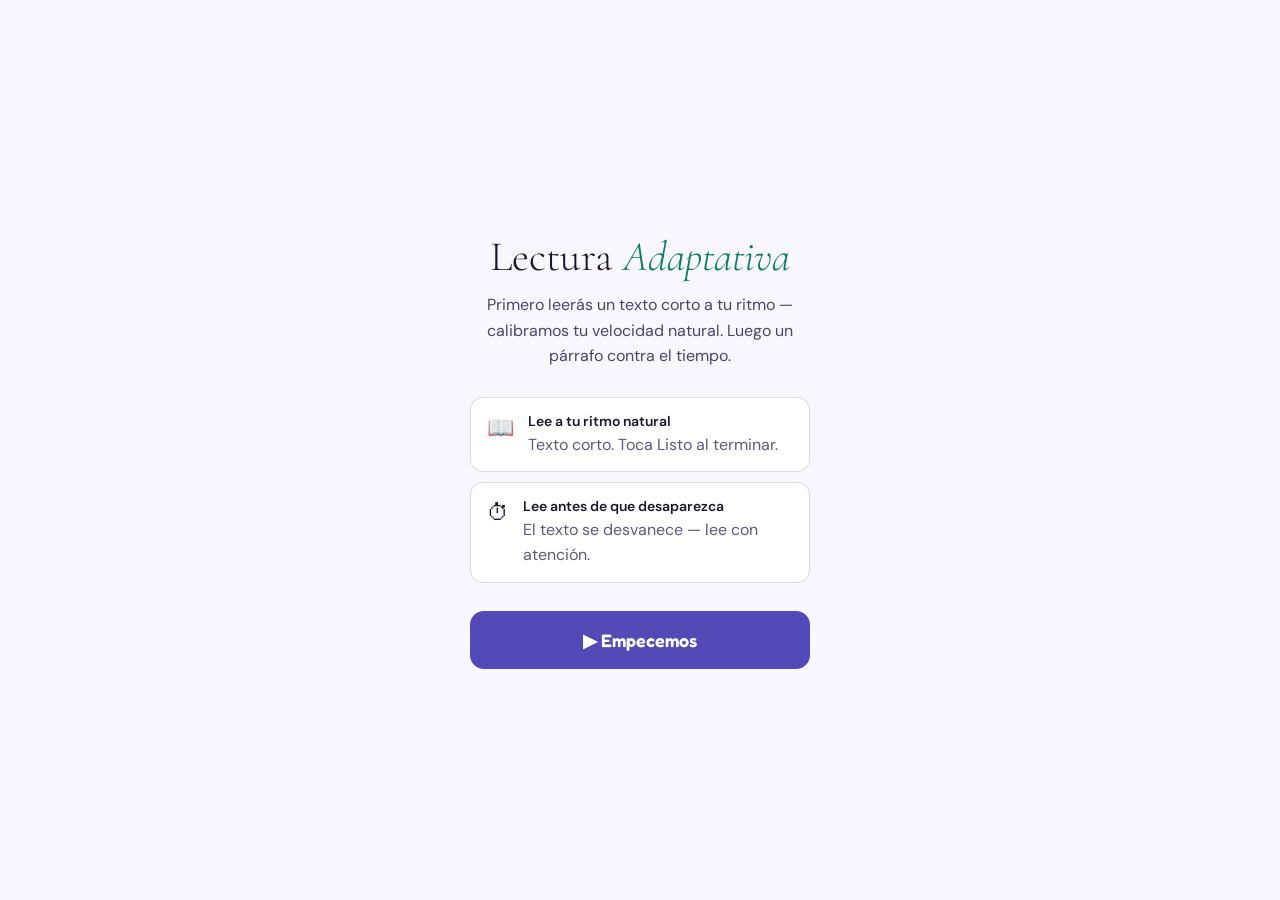
<file: contrarreloj.html>
<!DOCTYPE html>
<html lang="es">
<head>
<meta charset="UTF-8">
<meta name="viewport" content="width=device-width, initial-scale=1.0">
<title>EntrenaMente — Lectura Adaptativa</title>
<link rel="preconnect" href="https://fonts.googleapis.com">
<link href="https://fonts.googleapis.com/css2?family=Fredoka:wght@600&family=Cormorant+Garamond:ital,wght@0,300;0,400;0,600;1,300&family=DM+Sans:wght@300;400;500;600&display=swap" rel="stylesheet">
<style>
:root {
  --bg:#F8F7FF; --bg2:#F0EEF8; --card:#FFFFFF; --card2:#F4F2FC;
  --border:rgba(0,0,0,0.07); --border2:rgba(0,0,0,0.13);
  --text:#1A1830; --text2:#4A4468; --text3:#5C5880;
  --violet:#6C5CE7; --violet-d:rgba(108,92,231,0.10); --violet-b:rgba(108,92,231,0.25);
  --violet-deep:#534AB7;
  --teal:#0A7A6A; --teal-d:rgba(10,122,106,0.10); --teal-b:rgba(10,122,106,0.25);
  --gold:#C9A84C; --amber:#F5A623;
  --coral:#E05C5C; --coral-d:rgba(224,92,92,0.12);
  --green:#4ECB9A; --green-d:rgba(78,203,154,0.12);
  --r:14px; --sh:0 2px 16px rgba(0,0,0,0.32);
}
*{box-sizing:border-box;margin:0;padding:0;-webkit-tap-highlight-color:transparent;}
html,body{background:var(--bg);color:var(--text);font-family:'DM Sans',sans-serif;
  min-height:100dvh;overscroll-behavior:none;}

/* ── Ready screen ── */
#ready-screen {
  position:fixed;inset:0;background:var(--bg);
  display:flex;flex-direction:column;align-items:center;justify-content:center;
  padding:40px 28px;text-align:center;gap:0;z-index:100;
}
#ready-screen.hidden{display:none;}
.ready-title{font-family:'Cormorant Garamond',serif;font-size:42px;font-weight:300;
  color:var(--text);margin-bottom:10px;}
.ready-title em{color:var(--teal);font-style:italic;}
.ready-sub{font-size:16px;color:var(--text2);line-height:1.6;margin-bottom:28px;max-width:320px;}
.ready-steps{display:flex;flex-direction:column;gap:10px;width:100%;max-width:340px;margin-bottom:28px;}
.ready-step{display:flex;align-items:flex-start;gap:14px;background:var(--card);
  border:1px solid var(--border2);border-radius:13px;padding:14px 16px;text-align:left;}
.ready-step-icon{font-size:22px;flex-shrink:0;margin-top:1px;}
.ready-step-title{font-size:14px;color:var(--text);font-weight:600;margin-bottom:3px;}
.ready-step-desc{font-size:16px;color:var(--text3);line-height:1.55;}
.ready-btn{width:100%;max-width:340px;padding:18px;background:var(--violet-deep);
  color:#fff;border:none;border-radius:14px;
  font-family:'Fredoka','DM Sans',sans-serif;font-size:18px;font-weight:600;cursor:pointer;}

/* ── Stage layout ── */
.stage{display:flex;flex-direction:column;position:fixed;inset:0;
  background:var(--bg);z-index:10;
  opacity:0;pointer-events:none;
  -webkit-transform:translateZ(0);transform:translateZ(0);}
.stage.show{opacity:1;pointer-events:auto;}

/* ── Stage header ── */
.stage-header{padding:14px 20px 0;display:flex;align-items:center;
  justify-content:space-between;flex-shrink:0;}
.stage-label{font-size:16px;color:var(--text3);}
.stage-step{font-size:13px;color:var(--teal);font-family:'Fredoka',sans-serif;}

/* ── Progress bar ── */
.prog-bar-wrap{height:3px;background:var(--border);flex-shrink:0;margin-top:10px;}
.prog-bar-fill{height:100%;background:var(--teal);width:100%;transition:width linear;}

/* ── Reading area ── */
.reading-area{flex:1;display:flex;flex-direction:column;align-items:center;
  justify-content:center;padding:20px 24px 12px;overflow-y:auto;}
.reading-text{font-family:'Cormorant Garamond',serif;font-size:clamp(22px,5.5vw,30px);
  line-height:1.75;color:var(--text);text-align:center;font-weight:400;
  max-width:520px;}
.fw{display:inline;white-space:pre-wrap;}

/* ── Stage footer ── */
.stage-footer{padding:14px 24px 32px;border-top:1px solid var(--border);flex-shrink:0;background:var(--bg);}
.stage-hint{font-size:15px;color:var(--text3);text-align:center;margin-bottom:12px;}
.btn-primary{width:100%;padding:17px;background:var(--violet-deep);color:#fff;
  border:none;border-radius:14px;font-family:'Fredoka','DM Sans',sans-serif;
  font-size:18px;font-weight:600;cursor:pointer;}
.btn-ghost{padding:12px 20px;background:transparent;color:var(--text2);
  border:1.5px solid var(--border2);border-radius:12px;
  font-family:'DM Sans',sans-serif;font-size:15px;cursor:pointer;}

/* ── Comprehension question ── */
.q-screen{flex:1;display:flex;flex-direction:column;
  justify-content:center;padding:28px 24px;gap:20px;}
.q-text{font-family:'Cormorant Garamond',serif;font-size:24px;font-weight:300;
  color:var(--text);line-height:1.5;text-align:center;}
.q-opts{display:flex;flex-direction:column;gap:10px;}
.q-opt{padding:15px 18px;border-radius:13px;border:1.5px solid var(--border2);
  background:var(--card);font-size:16px;color:var(--text2);
  cursor:pointer;transition:all 0.12s;}
.q-opt.correct{border-color:var(--teal-b);background:var(--teal-d);color:var(--teal);}
.q-opt.wrong{border-color:rgba(224,92,92,0.3);background:var(--coral-d);color:var(--coral);}
.q-opt.locked{pointer-events:none;}
.q-feedback{font-size:14px;color:var(--text3);text-align:center;min-height:18px;}

/* ── Results ── */
.results-area{flex:1;display:flex;flex-direction:column;align-items:center;
  justify-content:center;padding:28px 24px;gap:16px;}
.result-wpm{font-family:'Cormorant Garamond',serif;font-size:72px;font-weight:300;
  color:var(--teal);line-height:1;}
.result-wpm-label{font-size:16px;color:var(--text3);text-transform:uppercase;
  letter-spacing:0.10em;margin-top:4px;}
.result-cards{display:grid;grid-template-columns:1fr 1fr;gap:8px;width:100%;max-width:340px;}
.result-card{background:var(--card);border:1px solid var(--border2);border-radius:13px;
  padding:14px;text-align:center;}
.result-card-val{font-size:24px;font-weight:600;font-family:'Fredoka',sans-serif;}
.result-card-lbl{font-size:14px;color:var(--text3);text-transform:uppercase;
  letter-spacing:0.08em;margin-top:3px;}
.result-insight{background:var(--violet-d);border:1px solid var(--violet-b);
  border-radius:13px;padding:16px;font-size:14px;color:var(--text2);
  line-height:1.65;width:100%;max-width:340px;}
.result-btns{display:flex;gap:10px;width:100%;max-width:340px;}

/* ── Sci foldable ── */
.sci-details.session-hide{display:none;}
</style>
</head>
<body>

<!-- ═══════════════════════════════════════ -->
<!-- READY SCREEN                            -->
<!-- ═══════════════════════════════════════ -->
<div id="ready-screen">
  <div class="ready-title">Lectura <em>Adaptativa</em></div>
  <div class="ready-sub">Dos párrafos. El primero a tu ritmo — el segundo contra el tiempo. Una pregunta al final de cada uno.</div>
  <div class="ready-steps">
    <div class="ready-step">
      <div class="ready-step-icon">📖</div>
      <div>
        <div class="ready-step-title">Lee a tu ritmo</div>
        <div class="ready-step-desc">Toca <strong>Listo</strong> al terminar.</div>
      </div>
    </div>
    <div class="ready-step">
      <div class="ready-step-icon">⏱</div>
      <div>
        <div class="ready-step-title">Lee antes de que desaparezca</div>
        <div class="ready-step-desc">El texto se desvanece — lee con atención.</div>
      </div>
    </div>
  </div>
  <button class="ready-btn" onclick="dismissReady()">▶ Empecemos</button>
</div>

<!-- ═══════════════════════════════════════ -->
<!-- STAGE 0: Baseline read (free pace)      -->
<!-- ═══════════════════════════════════════ -->
<div class="stage" id="stage-0">
  <div class="stage-header">
    <div class="stage-label">Lee a tu ritmo natural</div>
    <div class="stage-step">Párrafo 1 de 2</div>
  </div>
  <div class="prog-bar-wrap"><div class="prog-bar-fill" id="pb0" style="display:none"></div></div>
  <div class="reading-area">
    <div style="font-family:'Cormorant Garamond',serif;font-size:clamp(22px,5.5vw,30px);
      line-height:1.75;color:var(--text);text-align:center;font-weight:400;max-width:520px;" id="text-0"></div>
  </div>
  <div class="stage-footer">
    <div class="stage-hint">Lee con atención — habrá una pregunta</div>
    <button class="btn-primary" id="listo-0" onclick="finishBaseline()">Listo →</button>
  </div>
</div>

<!-- ═══════════════════════════════════════ -->
<!-- STAGE 1: Baseline question              -->
<!-- ═══════════════════════════════════════ -->
<div class="stage" id="stage-1">
  <div class="stage-header">
    <div class="stage-label">Comprensión</div>
    <div class="stage-step">Párrafo 1</div>
  </div>
  <div class="prog-bar-wrap"></div>
  <div class="q-screen">
    <div class="q-text" id="q-text-0"></div>
    <div class="q-opts" id="q-opts-0"></div>
    <div class="q-feedback" id="q-fb-0"></div>
  </div>
  <div class="stage-footer">
    <button class="btn-primary" id="next-1" onclick="setStage(2)" style="display:none">Siguiente →</button>
  </div>
</div>

<!-- ═══════════════════════════════════════ -->
<!-- STAGE 1b: Timed intro                   -->
<!-- ═══════════════════════════════════════ -->
<div class="stage" id="stage-1b">
  <div style="flex:1;display:flex;flex-direction:column;align-items:center;
    justify-content:center;padding:40px 28px;text-align:center;gap:20px;">
    <div style="font-size:48px;">⏱</div>
    <div style="font-family:'Cormorant Garamond',serif;font-size:34px;
      font-weight:300;color:var(--text);">Ahora <em style="color:var(--teal)">contra el tiempo</em></div>
    <div style="font-size:16px;color:var(--text2);line-height:1.7;max-width:300px;">
      Leerás un segundo párrafo. El texto se irá <strong style="color:var(--text);">desvaneciendo</strong> 
      mientras lees — termina antes de que desaparezca.
    </div>
    <div style="background:var(--card);border:1px solid var(--border2);border-radius:12px;
      padding:14px 20px;font-size:14px;color:var(--text3);max-width:300px;line-height:1.6;">
      No hay barra visible — el texto mismo es el reloj.
    </div>
  </div>
  <div class="stage-footer">
    <button class="btn-primary" onclick="startTimed()">Estoy listo →</button>
  </div>
</div>

<!-- ═══════════════════════════════════════ -->
<!-- STAGE 2: Timed read                     -->
<!-- ═══════════════════════════════════════ -->
<div class="stage" id="stage-2">
  <div class="stage-header">
    <div class="stage-label" id="stage2-label">Lee antes de que desaparezca</div>
    <div class="stage-step">Párrafo 2 de 2</div>
  </div>
  <div class="prog-bar-wrap" style="display:none"><div class="prog-bar-fill" id="pb2"></div></div>
  <div class="reading-area">
    <div class="reading-text" id="text-2"></div>
  </div>
  <div class="stage-footer">
    <div class="stage-hint" id="hint-2">La barra marca el tiempo — lee con atención</div>
    <button class="btn-primary" id="listo-2" onclick="finishTimed()" style="display:none">Listo →</button>
  </div>
</div>

<!-- ═══════════════════════════════════════ -->
<!-- STAGE 3: Timed question                 -->
<!-- ═══════════════════════════════════════ -->
<div class="stage" id="stage-3">
  <div class="stage-header">
    <div class="stage-label">Comprensión</div>
    <div class="stage-step">Párrafo 2</div>
  </div>
  <div class="prog-bar-wrap"></div>
  <div class="q-screen">
    <div class="q-text" id="q-text-2"></div>
    <div class="q-opts" id="q-opts-2"></div>
    <div class="q-feedback" id="q-fb-2"></div>
  </div>
  <div class="stage-footer">
    <button class="btn-primary" id="next-3" onclick="showResults()" style="display:none">Ver resultados →</button>
  </div>
</div>

<!-- ═══════════════════════════════════════ -->
<!-- STAGE 4: Results                        -->
<!-- ═══════════════════════════════════════ -->
<div class="stage" id="stage-4">
  <div class="stage-header">
    <div class="stage-label">Resultados</div>
    <div class="stage-step"></div>
  </div>
  <div class="prog-bar-wrap"></div>
  <div class="results-area">
    <div>
      <div class="result-wpm" id="result-wpm">—</div>
      <div class="result-wpm-label">palabras por minuto</div>
    </div>
    <div class="result-cards">
      <div class="result-card">
        <div class="result-card-val" id="r-comp" style="color:var(--teal)">—</div>
        <div class="result-card-lbl">Comprensión</div>
      </div>
      <div class="result-card">
        <div class="result-card-val" id="r-delta" style="color:var(--violet)">—</div>
        <div class="result-card-lbl">vs. anterior</div>
      </div>
    </div>
    <div class="result-insight" id="result-insight"></div>
    <div class="result-btns">
      <button class="btn-ghost" onclick="restartExercise()">← Nuevo texto</button>
      <button class="btn-primary session-next-btn" onclick="completeAndContinue()" style="display:none;flex:1;">Siguiente →</button>
      <button class="btn-primary" id="repeat-btn" onclick="restartExercise()" style="flex:1;">Repetir →</button>
    </div>
  </div>
</div>

<!-- EntrenaMente wordmark -->
<div style="position:fixed;bottom:0;left:0;right:0;z-index:40;display:flex;
  justify-content:center;align-items:center;padding:10px 20px 20px;pointer-events:none;">
  <a href="index.html" style="font-family:'Fredoka',sans-serif;font-size:14px;font-weight:600;
    color:var(--text3);letter-spacing:-0.01em;text-decoration:none;pointer-events:all;
    opacity:0.6;transition:opacity 0.2s;"
    onmouseover="this.style.opacity='1'" onmouseout="this.style.opacity='0.6'">
    Entrena<em style="color:var(--violet);font-style:italic;">Mente</em>
  </a>
</div>

<script>
// ─────────────────────────────────────────────
// Calibration texts — one simple paragraph per age group
// Used as the baseline read on first session / onboarding
// ─────────────────────────────────────────────
const CALIBRATION = {
  child: {
    a: {
      text: "Los perros son muy listos y aprenden rápido. Les gusta jugar, correr y estar con su familia. Un perro feliz mueve la cola todo el tiempo.",
      q: "¿Cómo sabe uno que un perro está feliz?",
      opts: ["Se queda quieto","Mueve la cola","Se esconde","Ladra fuerte"],
      correct: 1
    }
  },
  teen: {
    a: {
      text: "Dormir bien mejora la memoria y el estado de ánimo. Los jóvenes necesitan entre ocho y diez horas de sueño. Estudiar hasta tarde suele ser contraproducente.",
      q: "¿Cuántas horas de sueño necesitan los jóvenes?",
      opts: ["Seis horas","Entre ocho y diez horas","Doce horas","Depende del día"],
      correct: 1
    }
  },
  adult: {
    a: {
      text: "Caminar al aire libre mejora el estado de ánimo y despeja la mente. Muchas personas lo hacen por las mañanas para empezar el día con energía. Es un hábito sencillo con grandes beneficios.",
      q: "¿Para qué sirve caminar por las mañanas?",
      opts: ["Solo para bajar de peso","Para empezar el día con energía","Para evitar el frío","Para llegar al trabajo"],
      correct: 1
    }
  },
  senior: {
    a: {
      text: "Leer un buen libro antes de dormir ayuda a relajar la mente. Es una costumbre que muchas personas disfrutan desde jóvenes. Los libros abren puertas a otros mundos.",
      q: "¿Para qué ayuda leer antes de dormir?",
      opts: ["Para aprender más rápido","Para relajar la mente","Para mejorar la vista","Para recordar más"],
      correct: 1
    }
  }
};

// ─────────────────────────────────────────────
// Text pool — 8 paragraph pairs (A = free read, B = timed)
// Each pair shares a theme; B is slightly harder/longer
// ─────────────────────────────────────────────
const PAIRS = [
  {
    a: {
      text: "El sueño no es un estado de reposo pasivo, sino un proceso activo en el que el cerebro consolida recuerdos, elimina toxinas y reorganiza conexiones neuronales. Durante el sueño profundo, el hipocampo transfiere información a la corteza cerebral para su almacenamiento a largo plazo. Dormir menos de siete horas de forma sostenida reduce significativamente la capacidad de aprender y recordar.",
      q: "¿Qué hace el cerebro durante el sueño profundo?",
      opts: ["Descansa por completo sin actividad","Transfiere recuerdos al almacenamiento a largo plazo","Produce hormonas de crecimiento exclusivamente","Regula la temperatura corporal"],
      correct: 1
    },
    b: {
      text: "La privación crónica de sueño no solo deteriora la memoria, sino que altera la regulación emocional, reduce la velocidad de procesamiento y aumenta el riesgo de enfermedades cardiovasculares. El sistema glinfático, activo principalmente durante el sueño, elimina proteínas tóxicas asociadas al Alzheimer. La cultura que glorifica dormir poco como señal de productividad contradice décadas de evidencia científica.",
      q: "¿Qué sistema elimina toxinas cerebrales durante el sueño?",
      opts: ["El sistema linfático periférico","El sistema inmunológico","El sistema glinfático","El sistema nervioso autónomo"],
      correct: 2
    }
  },
  {
    a: {
      text: "La atención sostenida es una de las capacidades cognitivas más afectadas por el uso intensivo de tecnología digital. Las plataformas están diseñadas para maximizar el tiempo de pantalla mediante recompensas variables que activan el sistema dopaminérgico, creando patrones similares a los de la dependencia. El resultado es un cerebro entrenado para buscar novedad constante en lugar de profundidad.",
      q: "¿Cómo afectan las plataformas digitales al sistema dopaminérgico?",
      opts: ["Lo desactivan progresivamente","Lo estimulan con recompensas variables","No tienen ningún efecto sobre él","Lo regulan de forma positiva"],
      correct: 1
    },
    b: {
      text: "Recuperar la capacidad de atención sostenida requiere práctica deliberada: períodos de trabajo profundo sin interrupciones, lectura de textos largos y reducción consciente del consumo de contenido fragmentado. La neuroplasticidad garantiza que estos cambios son posibles a cualquier edad. Sin embargo, el entorno digital hace que el esfuerzo sea constante — la atención profunda no se recupera pasivamente.",
      q: "¿Qué garantiza que la atención puede recuperarse a cualquier edad?",
      opts: ["El sistema inmunológico","La neuroplasticidad","La reducción del estrés","El descanso suficiente"],
      correct: 1
    }
  },
  {
    a: {
      text: "Las ciudades concentran más de la mitad de la población mundial y generan cerca del setenta por ciento de las emisiones globales de dióxido de carbono. Esta paradoja convierte al urbanismo en una de las disciplinas más críticas del siglo veintiuno. Rediseñar las ciudades para priorizar el transporte público, los espacios verdes y la densidad compacta puede reducir drásticamente la huella ambiental sin sacrificar calidad de vida.",
      q: "¿Qué porcentaje de emisiones globales generan las ciudades?",
      opts: ["Cerca del treinta por ciento","Cerca del cincuenta por ciento","Cerca del setenta por ciento","Cerca del noventa por ciento"],
      correct: 2
    },
    b: {
      text: "El concepto de ciudad de quince minutos propone que todos los servicios esenciales — trabajo, educación, salud, comercio y ocio — estén accesibles a pie o en bicicleta desde cualquier punto de la ciudad. Este modelo reduce la dependencia del automóvil, disminuye las emisiones y fortalece el tejido social de los barrios. Ciudades como París y Bogotá han comenzado a implementarlo con resultados prometedores.",
      q: "¿Qué propone el modelo de ciudad de quince minutos?",
      opts: ["Limitar el acceso a vehículos privados","Concentrar servicios en zonas específicas","Hacer accesibles todos los servicios a pie desde cualquier punto","Reducir la densidad urbana"],
      correct: 2
    }
  },
  {
    a: {
      text: "El microbioma intestinal, compuesto por billones de microorganismos, influye directamente en el estado de ánimo, la cognición y el sistema inmunológico. La comunicación entre el intestino y el cerebro ocurre a través del nervio vago y de neurotransmisores como la serotonina, de la cual se estima que el noventa por ciento se produce en el intestino. Una alimentación variada y rica en fibra favorece la diversidad microbiana y el bienestar mental.",
      q: "¿Dónde se produce la mayor parte de la serotonina?",
      opts: ["En el cerebro","En el hígado","En el intestino","En el sistema linfático"],
      correct: 2
    },
    b: {
      text: "Los estudios más recientes asocian la baja diversidad del microbioma con trastornos como la depresión, la ansiedad y el deterioro cognitivo. Los antibióticos, el estrés crónico y la alimentación ultraprocesada reducen significativamente esta diversidad. La psicobiótica — el uso terapéutico de probióticos y prebióticos — emerge como un campo prometedor, aunque la mayoría de las relaciones de causalidad aún están bajo investigación.",
      q: "¿Qué es la psicobiótica?",
      opts: ["Una disciplina de psicología conductual","El uso terapéutico de probióticos y prebióticos","Un tipo de terapia cognitiva","Un método de análisis del microbioma"],
      correct: 1
    }
  },
  {
    a: {
      text: "La creatividad no es un rasgo innato reservado a unos pocos, sino una capacidad cognitiva que puede desarrollarse con práctica. Implica la generación de conexiones novedosas entre conceptos aparentemente no relacionados, y depende de la interacción entre la red de control ejecutivo y la red por defecto del cerebro. El descanso, el aburrimiento y la exposición a ideas diversas son condiciones que la favorecen.",
      q: "¿De qué depende la creatividad según el texto?",
      opts: ["De la inteligencia innata del individuo","De la interacción entre dos redes cerebrales","Del nivel educativo alcanzado","De la práctica de artes visuales"],
      correct: 1
    },
    b: {
      text: "El estado de flujo — esa sensación de inmersión total en una actividad desafiante — es una de las condiciones más propicias para la creatividad y el alto rendimiento cognitivo. Se produce cuando el nivel de dificultad de la tarea supera ligeramente las capacidades del individuo, activando una concentración profunda sin ansiedad. Diseñar tareas en esa zona de desafío óptimo es uno de los principios más sólidos del aprendizaje eficaz.",
      q: "¿Cuándo se produce el estado de flujo?",
      opts: ["Cuando la tarea es muy fácil y relajante","Cuando la dificultad supera ligeramente las capacidades","Cuando el individuo tiene experiencia previa suficiente","Cuando no hay distracciones externas"],
      correct: 1
    }
  },
  {
    a: {
      text: "La migración es tan antigua como la especie humana, y durante milenios fue la principal estrategia de adaptación y supervivencia. Hoy, más de doscientos ochenta millones de personas viven fuera de su país de nacimiento. Los debates públicos sobre migración suelen ignorar la dimensión más íntima del fenómeno: la negociación constante de identidad que vive quien pertenece a más de un lugar y a ninguno del todo.",
      q: "¿Cuántas personas viven fuera de su país de nacimiento?",
      opts: ["Más de cien millones","Más de doscientos millones","Más de doscientos ochenta millones","Más de trescientos millones"],
      correct: 2
    },
    b: {
      text: "Los migrantes de segunda generación — nacidos en el país de acogida de padres extranjeros — enfrentan una tensión identitaria particular: son considerados extranjeros en el país de sus padres y no del todo locales en el suyo. Esta posición liminal puede ser fuente de conflicto, pero también de una perspectiva única que enriquece las sociedades que saben acogerla. La investigación muestra que las comunidades más diversas son también las más innovadoras.",
      q: "¿Qué muestra la investigación sobre comunidades diversas?",
      opts: ["Son más propensas al conflicto social","Son más innovadoras","Tienen mayor dificultad para integrarse","Requieren más recursos públicos"],
      correct: 1
    }
  },
  {
    a: {
      text: "La lectura profunda activa una red neuronal extensa que incluye áreas visuales, lingüísticas y emocionales del cerebro. A diferencia de la lectura superficial en pantallas, que tiende a ser no lineal y fragmentada, la lectura lineal de textos largos entrena la capacidad de inferencia, la empatía narrativa y el pensamiento analítico. Investigadores como Maryanne Wolf advierten que estos circuitos cognitivos pueden atrofiarse con el desuso.",
      q: "¿Qué diferencia la lectura profunda de la lectura en pantallas?",
      opts: ["La velocidad de procesamiento","La activación de áreas visuales","La profundidad lineal frente a la fragmentación","El uso de la memoria a largo plazo"],
      correct: 2
    },
    b: {
      text: "El cerebro no nació para leer — la escritura tiene apenas cinco mil años, un instante en términos evolutivos. Aprender a leer exige reconfigurar circuitos cerebrales diseñados para otras funciones, como el reconocimiento visual de objetos. Este proceso de reconversión neuronal es extraordinariamente plástico en la infancia, pero persiste toda la vida. La lectura no solo transmite información: transforma literalmente la arquitectura del cerebro que la practica.",
      q: "¿Qué hace el cerebro para aprender a leer?",
      opts: ["Desarrolla nuevas zonas cerebrales específicas","Reconfigura circuitos diseñados para otras funciones","Activa el sistema límbico emocional","Reduce la actividad en el lóbulo frontal"],
      correct: 1
    }
  },
  {
    a: {
      text: "La economía circular propone reemplazar el modelo lineal de producción — extraer, fabricar, usar y desechar — por un sistema en el que los residuos de un proceso se convierten en recursos de otro. No es solo un principio ambiental: es también una oportunidad económica. Las empresas que han adoptado este modelo han encontrado que la eficiencia en el uso de materiales reduce costos y genera ventajas competitivas sostenibles.",
      q: "¿Qué propone la economía circular?",
      opts: ["Reducir la producción industrial global","Convertir residuos de un proceso en recursos de otro","Eliminar el comercio internacional","Centralizar la producción en pocos países"],
      correct: 1
    },
    b: {
      text: "La transición hacia una economía circular requiere cambios profundos no solo en los procesos productivos, sino en los patrones de consumo y en el diseño de los productos desde su origen. El concepto de diseño para la desmontabilidad — crear productos pensados para ser reparados, reutilizados y reciclados — está ganando terreno en la industria electrónica y textil. Europa lidera la regulación en este ámbito, con legislación que obliga a los fabricantes a garantizar la disponibilidad de piezas de repuesto durante años.",
      q: "¿Qué es el diseño para la desmontabilidad?",
      opts: ["Un método para reducir el tamaño de los productos","Crear productos pensados para ser reparados y reciclados","Una técnica de fabricación automatizada","Un sistema de clasificación de residuos"],
      correct: 1
    }
  },
];

// ─────────────────────────────────────────────
// State
// ─────────────────────────────────────────────
let currentPair = null;
let baselineMs = 0;
let baselineWpm = 0;
let timedWpm = 0;
let baselineCorrect = false;
let timedCorrect = false;
let timedTimer = null;
let timedExpired = false;

// Age-based reading speed baseline
function getBaseWpm(age) {
  age = age || 60;
  if (age < 30) return 250;
  if (age < 40) return 230;
  if (age < 50) return 210;
  if (age < 60) return 185;
  if (age < 70) return 160;
  if (age < 80) return 140;
  return 120;
}
function getUserAge() {
  try { return parseInt(JSON.parse(localStorage.getItem('em_user')||'{}').age)||60; } catch(e){ return 60; }
}
// Seed baselineWpm from age so first timed paragraph has a sensible duration
// (will be overwritten by actual measured speed after calibration read)
baselineWpm = getBaseWpm(getUserAge());

// ─────────────────────────────────────────────
// Utilities
// ─────────────────────────────────────────────
// Difficulty multiplier: starts at 0.80 (slower than baseline = more time to read)
// Increases by 0.05 each session up to 1.20 (faster than baseline)
function getTimedDifficulty() {
  try {
    const sessions = parseInt(localStorage.getItem('em_contra_sessions') || '0');
    const multiplier = 0.80 + (sessions * 0.05);
    return Math.min(multiplier, 1.20);
  } catch(e) { return 0.80; }
}

function incrementTimedDifficulty() {
  try {
    const sessions = parseInt(localStorage.getItem('em_contra_sessions') || '0');
    localStorage.setItem('em_contra_sessions', String(sessions + 1));
  } catch(e) {}
}

function countWords(text) {
  return text.trim().split(/\s+/).length;
}

function setStage(n) {
  document.querySelectorAll('.stage').forEach((el, i) => {
    el.classList.toggle('show', i === n);
  });
}

function requestWakeLock() {
  if('wakeLock' in navigator) {
    navigator.wakeLock.request('screen').catch(()=>{});
  }
}

function releaseWakeLock() {}

// ─────────────────────────────────────────────
// Session / completion tracking
// ─────────────────────────────────────────────
function isInSession() {
  try { return !!JSON.parse(localStorage.getItem('em_session_queue')); } catch(e){ return false; }
}

function getSessionNext() {
  try {
    const q = JSON.parse(localStorage.getItem('em_session_queue'));
    if(!q) return null;
    const done = JSON.parse(localStorage.getItem('em_completions') || '{}');
    const today = new Date().toISOString().slice(0,10);
    const todayDone = done[today] || [];
    const remaining = q.keys.filter(k => !todayDone.includes(k));
    return remaining.length > 1 ? remaining[1] : 'done';
  } catch(e){ return null; }
}

function markComplete() {
  try {
    const today = new Date().toISOString().slice(0,10);
    const all = JSON.parse(localStorage.getItem('em_completions') || '{}');
    if(!all[today]) all[today] = [];
    if(!all[today].includes('contra')) all[today].push('contra');
    localStorage.setItem('em_completions', JSON.stringify(all));
    // Reveal session-next-btn
    if(isInSession()) {
      document.querySelectorAll('.session-next-btn').forEach(b => {
        b.style.display = 'block';
      });
      document.getElementById('repeat-btn').style.display = 'none';
    }
  } catch(e){}
}

function completeAndContinue() {
  markComplete();
  setTimeout(() => {
    const next = getSessionNext();
    if(!next || next === 'done') {
      window.location.href = 'index.html?done=session';
    } else {
      const exercises = {
        contra: 'contrarreloj.html', lectura_flash: 'lectura_flash_rsvp.html',
        saltos: 'saltos_visuales.html', memoria: 'memoria_activa.html',
        cats: 'actualizacion_categorias.html', continua: 'actualizacion_continua.html',
        vision: 'vision_paralela.html', bloques: 'lectura_por_bloques_prototype.html'
      };
      window.location.href = (exercises[next] || 'index.html') + '?session=1';
    }
  }, 300);
}

// ─────────────────────────────────────────────
// Flow
// ─────────────────────────────────────────────
function dismissReady() {
  document.getElementById('ready-screen').classList.add('hidden');
  requestWakeLock();
  loadPair();
  setStage(0);
  // Start timing baseline
  baselineMs = performance.now();
}

function isCalibrationRun() {
  // Only calibrate once — if we have a saved WPM, skip calibration entirely
  try {
    const wpm = localStorage.getItem('em_contra_wpm');
    return !wpm;
  } catch(e){ return true; }
}

function getUserProfile() {
  try {
    const u = JSON.parse(localStorage.getItem('em_user') || '{}');
    return u.profile || 'adult';
  } catch(e){ return 'adult'; }
}

function loadPair() {
  // Use calibration text on first run / onboarding
  if(isCalibrationRun()) {
    const profile = getUserProfile();
    const cal = CALIBRATION[profile] || CALIBRATION.adult;
    // Pick a regular pair for the timed paragraph (B)
    let q; try{ q=JSON.parse(localStorage.getItem('em_contra_q')||'[]'); }catch(e){ q=[]; }
    q = q.filter(i => i < PAIRS.length);
    if(!q.length) {
      const fresh = PAIRS.map((_,i)=>i).sort(()=>Math.random()-0.5);
      q = fresh;
    }
    const idx = q.shift();
    try{ localStorage.setItem('em_contra_q', JSON.stringify(q)); }catch(e){}
    currentPair = { a: cal.a, b: PAIRS[idx].b };
  } else {
    // Pick unused pair from queue
    let q; try{ q=JSON.parse(localStorage.getItem('em_contra_q')||'[]'); }catch(e){ q=[]; }
    q = q.filter(i => i < PAIRS.length);
    if(!q.length) {
      const fresh = PAIRS.map((_,i)=>i).sort(()=>Math.random()-0.5);
      q = fresh;
    }
    const idx = q.shift();
    try{ localStorage.setItem('em_contra_q', JSON.stringify(q)); }catch(e){}
    currentPair = PAIRS[idx];
  }

  document.getElementById('text-0').textContent = currentPair.a.text;
  document.getElementById('text-2').textContent = currentPair.b.text;
}

function finishBaseline() {
  const elapsed = performance.now() - baselineMs;
  baselineMs = elapsed;
  const words = countWords(currentPair.a.text);
  baselineWpm = Math.round(words / (elapsed / 60000));
  // Save WPM for future sessions
  try{ localStorage.setItem('em_contra_wpm', String(baselineWpm)); }catch(e){}
  showQuestion(1);
}

function showQuestion(stage) {
  setStage(stage);
  const isBaseline = stage === 1;
  const data = isBaseline ? currentPair.a : currentPair.b;
  const qTextEl = document.getElementById(`q-text-${isBaseline ? 0 : 2}`);
  const qOptsEl = document.getElementById(`q-opts-${isBaseline ? 0 : 2}`);
  const qFbEl   = document.getElementById(`q-fb-${isBaseline ? 0 : 2}`);
  const nextBtn  = document.getElementById(isBaseline ? 'next-1' : 'next-3');

  qTextEl.textContent = data.q;
  qOptsEl.innerHTML = '';
  qFbEl.textContent = '';
  nextBtn.style.display = 'none';

  data.opts.forEach((o, i) => {
    const d = document.createElement('div');
    d.className = 'q-opt';
    d.textContent = o;
    d.onclick = () => {
      document.querySelectorAll(`#q-opts-${isBaseline ? 0 : 2} .q-opt`).forEach(el => el.classList.add('locked'));
      const correct = i === data.correct;
      d.classList.add(correct ? 'correct' : 'wrong');
      if(!correct) document.querySelectorAll(`#q-opts-${isBaseline ? 0 : 2} .q-opt`)[data.correct].classList.add('correct');
      if(isBaseline) baselineCorrect = correct; else timedCorrect = correct;
      qFbEl.textContent = correct ? '✓ Correcto' : 'La respuesta correcta está marcada.';
      setTimeout(() => { nextBtn.style.display = 'block'; }, 500);
    };
    qOptsEl.appendChild(d);
  });
}

let _fadeSweepTimer = null;
let _fadeSweepRAF = null;

function startLineFade(el, duration, onComplete) {
  // Split text into lines by wrapping each word in a span,
  // measuring their vertical position, grouping into lines,
  // then fading each line left-to-right sequentially.

  const text = el.textContent;
  const words = text.split(/\s+/).filter(Boolean);

  // Wrap each word in a span
  el.innerHTML = words.map(w => `<span class="fw">${w} </span>`).join('');

  // Measure line groups by top position
  const spans = Array.from(el.querySelectorAll('.fw'));
  const lines = [];
  let currentLineY = null;
  let currentLine = [];

  spans.forEach(span => {
    const y = span.getBoundingClientRect().top;
    if (currentLineY === null || Math.abs(y - currentLineY) > 4) {
      if (currentLine.length) lines.push(currentLine);
      currentLine = [span];
      currentLineY = y;
    } else {
      currentLine.push(span);
    }
  });
  if (currentLine.length) lines.push(currentLine);

  if (!lines.length) { if (onComplete) onComplete(); return; }

  const msPerLine = duration / lines.length;
  let lineIdx = 0;

  function fadeNextLine() {
    if (lineIdx >= lines.length) {
      if (onComplete) onComplete();
      return;
    }
    const lineSpans = lines[lineIdx];
    const lineDuration = msPerLine;
    const msPerSpan = lineDuration / lineSpans.length;

    lineSpans.forEach((span, i) => {
      setTimeout(() => {
        span.style.transition = `opacity ${msPerSpan * 0.8}ms ease`;
        span.style.opacity = '0';
      }, i * msPerSpan);
    });

    lineIdx++;
    _fadeSweepTimer = setTimeout(fadeNextLine, lineDuration);
  }

  fadeNextLine();
}

function stopLineFade(el) {
  if (_fadeSweepRAF) { cancelAnimationFrame(_fadeSweepRAF); _fadeSweepRAF = null; }
  if (_fadeSweepTimer) { clearTimeout(_fadeSweepTimer); _fadeSweepTimer = null; }
  // Hide all spans immediately
  el.querySelectorAll('.fw').forEach(s => { s.style.transition = 'none'; s.style.opacity = '0'; });
}

function resetLineFade(el) {
  if (_fadeSweepRAF) { cancelAnimationFrame(_fadeSweepRAF); _fadeSweepRAF = null; }
  if (_fadeSweepTimer) { clearTimeout(_fadeSweepTimer); _fadeSweepTimer = null; }
  // Restore plain text
  const text = Array.from(el.querySelectorAll('.fw')).map(s => s.textContent).join('').trimEnd();
  if (text) el.textContent = text;
  el.style.webkitMaskImage = '';
  el.style.maskImage = '';
  el.style.opacity = '1';
  el.style.transition = 'none';
}

function startTimed() {
  setStage(3);
  timedExpired = false;
  const textEl = document.getElementById('text-2');

  // Full reset
  resetLineFade(textEl);
  void textEl.offsetHeight;

  document.getElementById('listo-2').style.display = 'none';
  document.getElementById('hint-2').textContent = 'El texto desaparecerá poco a poco — lee con atención';

  // Calculate timed duration: slightly slower than baseline to build confidence
  // Starts at 85% of natural speed, adapts upward over sessions
  const words = countWords(currentPair.b.text);
  const difficultyMultiplier = getTimedDifficulty();
  const targetMs = Math.round((words / (baselineWpm * difficultyMultiplier)) * 60000);
  const duration = Math.max(targetMs, 8000); // minimum 8 seconds

  // Double rAF to ensure stage is painted before starting
  requestAnimationFrame(() => requestAnimationFrame(() => {
    startLineFade(textEl, duration, () => {
      // Fade complete
      timedExpired = true;
      document.getElementById('hint-2').textContent = '¡Tiempo! ¿Recordaste el contenido?';
      document.getElementById('listo-2').style.display = 'block';
      document.getElementById('listo-2').textContent = 'Responder pregunta →';
    });
  }));

  // Show Listo button halfway through
  timedTimer = setTimeout(() => {
    document.getElementById('listo-2').style.display = 'block';
  }, duration * 0.5);
}

function finishTimed() {
  clearTimeout(timedTimer);
  const textEl = document.getElementById('text-2');
  stopLineFade(textEl);
  if(!timedExpired) {
    timedWpm = baselineWpm;
  } else {
    timedWpm = Math.round(baselineWpm * 1.15);
  }
  showQuestion(4);
}

function showResults() {
  setStage(5);
  incrementTimedDifficulty(); // ramp up difficulty for next session
  const compreh = (baselineCorrect ? 1 : 0) + (timedCorrect ? 1 : 0);
  const compPct = Math.round(compreh / 2 * 100);
  const displayWpm = Math.max(baselineWpm, 80);

  document.getElementById('result-wpm').textContent = displayWpm;
  document.getElementById('r-comp').textContent = compPct + '%';
  document.getElementById('r-comp').style.color = compPct >= 50 ? 'var(--teal)' : 'var(--coral)';

  // Compare to previous session
  try {
    const prev = parseInt(localStorage.getItem('em_contra_prev_wpm') || '0');
    if(prev > 0) {
      const delta = displayWpm - prev;
      document.getElementById('r-delta').textContent = (delta >= 0 ? '+' : '') + delta + ' ppm';
      document.getElementById('r-delta').style.color = delta >= 0 ? 'var(--teal)' : 'var(--coral)';
    } else {
      document.getElementById('r-delta').textContent = '—';
    }
    localStorage.setItem('em_contra_prev_wpm', String(displayWpm));
  } catch(e){}

  // Insight
  let insight = '';
  if(compPct === 100) {
    insight = '<strong style="color:var(--violet)">Comprensión perfecta.</strong> Tu lectura es tanto rápida como precisa. La próxima sesión aumentará el ritmo.';
  } else if(compPct >= 50) {
    insight = '<strong style="color:var(--violet)">Buen ritmo.</strong> Leíste con velocidad y retuviste lo esencial. Sigue practicando para mejorar la comprensión bajo presión.';
  } else {
    insight = '<strong style="color:var(--amber)">Comprensión baja.</strong> El ritmo fue alto pero la retención sufrió. Intenta leer con más atención en los próximos ejercicios.';
  }
  document.getElementById('result-insight').innerHTML = insight;

  markComplete();
}

function restartExercise() {
  baselineMs = 0; baselineWpm = 0; timedWpm = 0;
  baselineCorrect = false; timedCorrect = false;
  clearTimeout(timedTimer);
  // Reset text visibility
  document.getElementById('text-2').style.opacity = '1';
  document.getElementById('ready-screen').classList.remove('hidden');
  setStage(0);
}

// Update ready screen messaging
(function(){
  if(isCalibrationRun()) {
    document.querySelector('.ready-sub').textContent = 'Primero leerás un texto corto a tu ritmo — calibramos tu velocidad natural. Luego un párrafo contra el tiempo.';
    document.querySelectorAll('.ready-step-title')[0].textContent = 'Lee a tu ritmo natural';
    document.querySelectorAll('.ready-step-desc')[0].textContent = 'Texto corto. Toca Listo al terminar.';
  } else {
    document.querySelector('.ready-sub').textContent = 'Lee el párrafo antes de que desaparezca. Luego responde una pregunta de comprensión.';
  }
})();
</script>

</body>
</html>
</file>
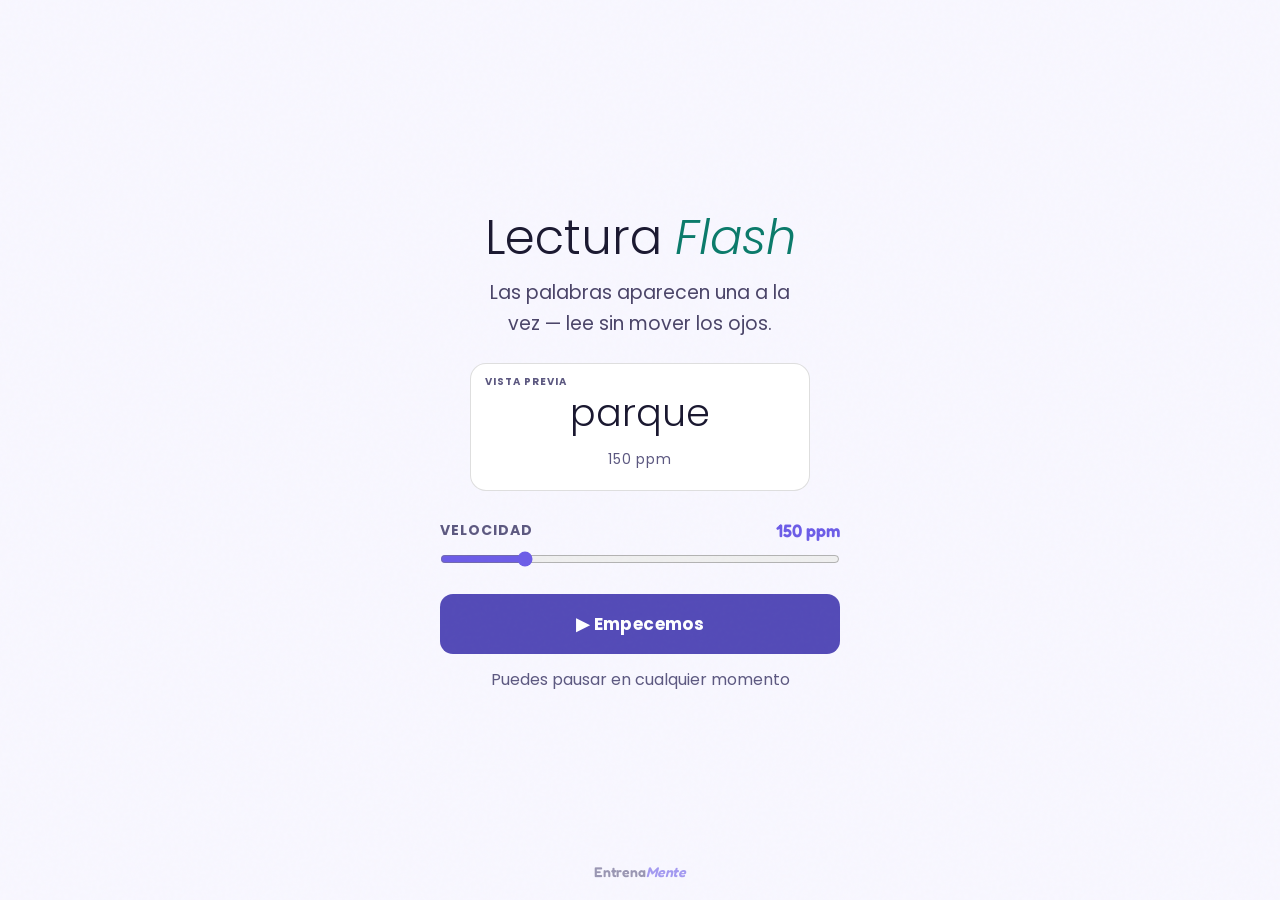
<file: lectura_flash_rsvp.html>
<!DOCTYPE html>
<html lang="es">
<head>
<meta charset="UTF-8">
<meta name="viewport" content="width=device-width, initial-scale=1.0">
<title>EntrenaMente — Lectura Flash</title>
<link rel="preconnect" href="https://fonts.googleapis.com">
<link href="https://fonts.googleapis.com/css2?family=Fredoka:wght@600&family=Poppins:wght@400;500;600;700&display=swap" rel="stylesheet">
<style>
/* ── Design system ── */
:root {
  --bg:#F8F7FF; --bg2:#F0EEF8; --card:#FFFFFF; --card2:#F4F2FC;
  --border:rgba(0,0,0,0.07); --border2:rgba(0,0,0,0.13);
  --text:#1A1830; --text2:#4A4468; --text3:#5C5880;
  /* Brand violet — primary accent */
  --violet:#6C5CE7; --violet-d:rgba(108,92,231,0.10); --violet-b:rgba(108,92,231,0.25);
  --violet-deep:#534AB7;
  /* Teal — action/success/interactive */
  --teal:#0A7A6A; --teal-d:rgba(10,122,106,0.10); --teal-b:rgba(10,122,106,0.25);
  /* Supporting palette */
  --gold:#C9A84C; --gold-l:rgba(201,168,76,0.12); --gold-b:rgba(201,168,76,0.30);
  --amber:#F5A623; --amber-d:rgba(245,166,35,0.12); --amber-b:rgba(245,166,35,0.28);
  --coral:#E05C5C; --coral-d:rgba(224,92,92,0.12); --coral-b:rgba(224,92,92,0.30);
  --purple:#B8A9FF; --purple-d:rgba(184,169,255,0.12); --purple-b:rgba(184,169,255,0.28);
  --green:#52C98A; --green-d:rgba(82,201,138,0.12); --green-b:rgba(82,201,138,0.30);
  --muted:#4A4860;
  --r:14px; --sh:0 2px 20px rgba(0,0,0,0.35);
}

*{box-sizing:border-box;margin:0;padding:0;}
body{
  font-family:'Poppins',sans-serif;
  background:var(--bg); color:var(--text);
  min-height:100vh; display:flex; flex-direction:column; align-items:center;
  padding-bottom:60px;
}
body::before{
  content:''; position:fixed; inset:0; pointer-events:none; z-index:0; opacity:0.4;
  background-image:url("data:image/svg+xml,%3Csvg viewBox='0 0 256 256' xmlns='http://www.w3.org/2000/svg'%3E%3Cfilter id='n'%3E%3CfeTurbulence type='fractalNoise' baseFrequency='0.9' numOctaves='4' stitchTiles='stitch'/%3E%3C/filter%3E%3Crect width='100%25' height='100%25' filter='url(%23n)' opacity='0.05'/%3E%3C/svg%3E");
}

/* ── Header ── */
header{
  position:relative; z-index:10;
  width:100%; background:rgba(12,12,16,0.92);
  border-bottom:1px solid var(--border2);
  backdrop-filter:blur(12px);
  display:flex; align-items:center; justify-content:space-between;
  padding:14px 24px;
}
.logo{
  font-family:'Poppins',sans-serif;
  font-size:20px; font-weight:300; color:var(--text); letter-spacing:-0.01em;
}
.logo em{color:var(--gold); font-style:italic;}
.hdr-center{display:flex; align-items:center; gap:8px;}
.hdr-ex-name{
  font-size:12px; font-weight:600; letter-spacing:0.08em;
  text-transform:uppercase; color:var(--text3);
}
.hdr-right{display:flex; align-items:center; gap:10px;}
.hdr-stat{
  font-size:12px; color:var(--text3);
  display:flex; align-items:center; gap:5px;
}
.hdr-stat b{color:var(--teal); font-size:13px;}
.hdr-back{
  font-size:12px; color:var(--text3); text-decoration:none;
  display:flex; align-items:center; gap:4px; transition:color 0.15s;
}
.hdr-back:hover{color:var(--text2);}

/* ── Main ── */
main{
  position:relative; z-index:1;
  width:100%; max-width:660px;
  padding:24px 16px 0;
  display:flex; flex-direction:column; gap:16px;
}

/* ── Progress steps ── */
.steps{display:flex; gap:5px; margin-bottom:4px;}
.step{
  flex:1; height:3px; border-radius:2px;
  background:var(--border2); transition:background 0.3s;
}
.step.done{background:var(--teal);}
.step.active{background:var(--gold);}

/* ── Cards ── */
.card{
  background:var(--card);
  border:1px solid var(--border2);
  border-radius:var(--r);
  box-shadow:var(--sh);
  overflow:hidden;
  display:none;
}
#stage-rsvp.show {
  display:flex; flex-direction:column;
  position:fixed; inset:0; z-index:10;
  background:var(--bg); border:none; border-radius:0;
}
.card.visible#stage-rsvp{
  display:flex;
  flex-direction:column;
  min-height:100dvh;
  border-radius:0;
  border-left:none;
  border-right:none;
  border-top:none;
}
.card.visible{display:block;}

/* ── Instruction banner ── */
.instr-banner{
  background:var(--teal-d);
  border-bottom:1px solid var(--teal-b);
  padding:14px 20px;
  display:flex; align-items:flex-start; gap:12px;
}
.instr-icon{font-size:20px; flex-shrink:0; margin-top:1px;}
.instr-text{font-size:17px; color:var(--text2); line-height:1.6;}
.instr-text strong{color:var(--text); font-weight:600;}

/* ── Card header ── */
.card-head{
  padding:18px 20px 14px;
  border-bottom:1px solid var(--border);
  display:flex; align-items:flex-start; justify-content:space-between; gap:12px;
}
.card-title{
  font-family:'Poppins',sans-serif;
  font-size:24px; font-weight:300; color:var(--text); line-height:1.1;
  margin-bottom:4px;
}
.card-sub{font-size:13px; color:var(--text2); line-height:1.5;}
.card-pills{display:flex; gap:6px; flex-wrap:wrap; margin-top:8px;}
.pill{
  font-size:10px; font-weight:700; letter-spacing:0.08em;
  text-transform:uppercase; padding:3px 9px; border-radius:20px;
}
.pill-teal{background:var(--teal-d); color:var(--teal); border:1px solid var(--teal-b);}
.pill-gold{background:var(--gold-l); color:var(--gold); border:1px solid var(--gold-b);}
.pill-purple{background:var(--purple-d); color:var(--purple); border:1px solid rgba(155,127,255,0.25);}
.card-live{text-align:right; flex-shrink:0;}
.card-live-val{
  font-size:26px; font-weight:300; color:var(--teal);
  line-height:1; font-variant-numeric:tabular-nums;
  font-family:'Poppins',sans-serif;
}
.card-live-lbl{font-size:10px; color:var(--text3); letter-spacing:0.06em; text-transform:uppercase; margin-top:2px;}

/* ── Controls ── */
.controls{padding:18px 20px; display:grid; grid-template-columns:1fr 1fr; gap:16px;}
.ctrl-label{
  font-size:10px; font-weight:700; letter-spacing:0.1em;
  text-transform:uppercase; color:var(--text3);
  display:block; margin-bottom:8px;
}
.ctrl-val{
  font-family:'Poppins',sans-serif;
  font-size:28px; font-weight:300; color:var(--text); margin-bottom:8px; line-height:1;
}
.ctrl-val span{font-family:'Poppins',sans-serif; font-size:14px; color:var(--text3); font-weight:400;}
input[type=range]{width:100%; accent-color:var(--teal); cursor:pointer;}
.range-labels{display:flex; justify-content:space-between; margin-top:4px;}
.range-labels span{font-size:10px; color:var(--text3);}
.range-labels .range-rec{color:var(--gold); font-weight:600;}

.mode-toggle{display:flex; gap:6px; margin-top:2px;}
.mode-btn{
  flex:1; padding:9px 8px; border-radius:9px;
  border:1.5px solid var(--border2); background:var(--card2);
  font-family:'Poppins',sans-serif; font-size:13px; font-weight:600;
  color:var(--text3); cursor:pointer; transition:all 0.15s;
  -webkit-tap-highlight-color:transparent;
}
.mode-btn:hover{border-color:var(--teal); color:var(--teal);}
.mode-btn.active{background:var(--teal); border-color:var(--teal); color:var(--bg);}
.mode-desc{font-size:12px; color:var(--text3); margin-top:8px; line-height:1.5;}

/* ── Text selector ── */
.text-selector{padding:0 20px 4px; display:flex; flex-direction:column; gap:6px;}
.text-selector-label{
  font-size:10px; font-weight:700; letter-spacing:0.1em;
  text-transform:uppercase; color:var(--text3); margin-bottom:4px;
}
.text-opt{
  padding:11px 14px; border-radius:10px;
  border:1.5px solid var(--border2); background:var(--card2);
  cursor:pointer; transition:all 0.15s;
  display:flex; align-items:center; justify-content:space-between;
  -webkit-tap-highlight-color:transparent;
}
.text-opt:hover{border-color:var(--teal);}
.text-opt.selected{border-color:var(--teal); background:var(--teal-d);}
.text-opt-name{font-size:14px; font-weight:500; color:var(--text);}
.text-opt.selected .text-opt-name{color:var(--teal);}
.text-opt-meta{font-size:11px; color:var(--text3);}

/* ── Start button ── */
.start-btn-wrap{padding:16px 20px 20px;}
.start-btn{
  width:100%; padding:15px;
  background:var(--teal); color:var(--bg);
  border:none; border-radius:11px; cursor:pointer;
  font-family:'Poppins',sans-serif;
  font-size:15px; font-weight:700; letter-spacing:0.02em;
  transition:all 0.2s; -webkit-tap-highlight-color:transparent;
}
.start-btn:hover{opacity:0.88; transform:translateY(-1px);}

/* ── RSVP card ── */
.rsvp-head{
  padding:12px 20px;
  border-bottom:1px solid var(--border);
  display:flex; align-items:center; justify-content:space-between;
}
.rsvp-wpm{font-size:13px; font-weight:700; color:var(--teal);}
.rsvp-prog{font-size:12px; color:var(--text3);}
.rsvp-bar-wrap{height:2px; background:var(--border2);}
.rsvp-bar-fill{height:100%; background:var(--teal); transition:width 0.2s linear;}

.rsvp-stage{ position:relative; display:flex; flex-direction:column; align-items:stretch; justify-content:center; flex:1; padding:16px 0; width:100%; }
.orp-guide{
  position:absolute; top:0; bottom:0; left:50%;
  width:1px; background:rgba(46,207,184,0.20); pointer-events:none; transform:translateX(-50%);
}
.rsvp-context{
  font-size:12px; color:var(--text3);
  font-family:'Poppins',sans-serif;
  font-style:italic; min-height:18px;
}
.rsvp-word-wrap{
  display:flex; align-items:center; justify-content:center;
  min-height:56px; width:100%; position:relative;
}
.rsvp-pre{
  font-family:'Poppins',sans-serif; font-size:34px; font-weight:300; color:var(--text2);
  flex:1; text-align:right; padding-right:1px;
}
.rsvp-focal{
  font-family:'Poppins',sans-serif; font-size:34px; font-weight:600; color:var(--coral);
  flex:0 0 auto; text-align:center; min-width:20px;
}
.rsvp-post{
  font-family:'Poppins',sans-serif; font-size:34px; font-weight:300; color:var(--text2);
  flex:1; text-align:left; padding-left:1px;
}
.rsvp-phrase{
  font-family:'Poppins',sans-serif;
  font-size:28px; font-weight:300; color:var(--text);
  text-align:center; line-height:1.35; transition:opacity 0.15s;
}
.rsvp-hidden{opacity:0;}

.rsvp-controls{ padding:14px 20px 28px; border-top:1px solid var(--border); display:flex; align-items:center; gap:10px; background:var(--bg); }
.speed-live{display:flex; align-items:center; gap:8px; font-size:12px; color:var(--text3);}
.speed-live input{width:90px; accent-color:var(--teal);}
.speed-live-val{font-weight:700; color:var(--teal); min-width:3ch;}

/* Countdown overlay */
#rsvp-countdown{
  font-family:'Poppins',sans-serif;
  font-size:64px; font-weight:300; color:var(--gold);
  text-align:center;
}

/* Flash feedback pill */
.flash-fb{
  position:absolute; bottom:10px;
  font-size:11px; font-weight:700; letter-spacing:0.05em;
  padding:3px 10px; border-radius:20px;
  opacity:0; transition:opacity 0.2s; pointer-events:none;
}
.flash-fb.show{opacity:1;}
.flash-fb.up{background:var(--green-d); color:var(--green); border:1px solid var(--green-b);}
.flash-fb.down{background:var(--coral-d); color:var(--coral); border:1px solid var(--coral-b);}

/* ── Buttons ── */
.btn{
  font-family:'Poppins',sans-serif; font-size:13px; font-weight:600;
  padding:10px 18px; border-radius:10px; border:none; cursor:pointer;
  transition:all 0.15s; -webkit-tap-highlight-color:transparent;
  min-height:40px;
}
.btn-teal{background:var(--teal); color:var(--bg);}
.btn-teal:hover{opacity:0.88;}
.btn-ghost{background:transparent; color:var(--text2); border:1.5px solid var(--border2);}
.btn-ghost:hover{border-color:var(--text2); color:var(--text);}
.btn-danger{background:transparent; color:var(--coral); border:1.5px solid var(--coral-d);}
.btn-sm{padding:7px 12px; font-size:12px;}

/* ── Questions ── */
.q-head{padding:18px 20px 14px; border-bottom:1px solid var(--border);}
.q-head-title{
  font-family:'Poppins',sans-serif;
  font-size:22px; font-weight:300; color:var(--text); margin-bottom:3px;
}
.q-head-sub{font-size:13px; color:var(--text2);}
.q-score-row{
  padding:10px 20px;
  border-bottom:1px solid var(--border);
  display:flex; align-items:center; justify-content:space-between;
}
.q-score-lbl{font-size:12px; color:var(--text3);}
.q-score-val{font-size:14px; font-weight:700; color:var(--teal);}

.questions{padding:16px 20px; display:flex; flex-direction:column; gap:20px;}
.q-block{}
.q-num{
  font-size:10px; font-weight:700; letter-spacing:0.1em;
  text-transform:uppercase; color:var(--text3); margin-bottom:6px;
}
.q-text{font-size:15px; line-height:1.55; color:var(--text); margin-bottom:10px;}
.q-opts{display:flex; flex-direction:column; gap:7px;}
.q-opt{
  padding:12px 16px; border-radius:10px;
  border:1.5px solid var(--border2); background:var(--card2);
  cursor:pointer; font-family:'Poppins',sans-serif;
  font-size:14px; color:var(--text2); transition:all 0.15s;
  -webkit-tap-highlight-color:transparent; min-height:44px;
  display:flex; align-items:center;
}
.q-opt:hover{border-color:var(--teal); color:var(--text); background:var(--teal-d);}
.q-opt.correct{border-color:var(--green); background:var(--green-d); color:var(--green); pointer-events:none;}
.q-opt.wrong{border-color:var(--coral); background:var(--coral-d); color:var(--coral); pointer-events:none;}
.q-opt.locked{pointer-events:none; opacity:0.5;}

.q-footer{
  padding:14px 20px; border-top:1px solid var(--border);
  display:flex; justify-content:space-between; align-items:center;
}

/* ── Results ── */
.results-inner{padding:28px 20px;}
.results-wpm-wrap{text-align:center; margin-bottom:24px;}
.results-wpm{
  font-family:'Poppins',sans-serif;
  font-size:72px; font-weight:300; color:var(--teal); line-height:1;
}
.results-wpm-lbl{font-size:13px; color:var(--text3); margin-top:4px; letter-spacing:0.04em;}
.metrics-row{display:grid; grid-template-columns:repeat(3,1fr); gap:10px; margin-bottom:22px;}
.metric{
  background:var(--card2); border:1px solid var(--border2);
  border-radius:11px; padding:14px 10px; text-align:center;
}
.metric-val{font-size:22px; font-weight:700; color:var(--text);}
.metric-lbl{font-size:11px; color:var(--text3); margin-top:3px;}
.insight{
  background:var(--purple-d); border:1px solid rgba(155,127,255,0.2);
  border-radius:11px; padding:14px 16px;
  font-size:13px; color:var(--text2); line-height:1.65; margin-bottom:20px;
}
.insight strong{color:var(--purple);}
.insight em{color:var(--text); font-style:normal; font-weight:500;}
.results-btns{display:flex; gap:10px; justify-content:center; flex-wrap:wrap;}

/* ── Science note ── */
details.sci{
  background:var(--card); border:1px solid var(--border2);
  border-radius:var(--r); box-shadow:var(--sh); overflow:hidden;
}
details.sci summary{
  padding:13px 18px; font-size:12px; font-weight:700;
  letter-spacing:0.07em; text-transform:uppercase;
  color:var(--text3); cursor:pointer; list-style:none;
  display:flex; align-items:center; justify-content:space-between;
  -webkit-tap-highlight-color:transparent;
}
details.sci summary::-webkit-details-marker{display:none;}
details.sci summary::after{content:'▸'; font-size:10px; transition:transform 0.2s; color:var(--text3);}
details.sci[open] summary::after{transform:rotate(90deg);}
details.sci[open] summary{border-bottom:1px solid var(--border);}
.sci-body{padding:14px 18px 16px; font-size:13px; color:var(--text2); line-height:1.7;}
.sci-body strong{color:var(--text);}

/* ── Mobile ── */
@media(max-width:640px){
  header{padding:12px 16px;}
  .hdr-center{display:none;}
  main{padding:16px 12px 0; gap:14px;}
  .controls{grid-template-columns:1fr; padding:14px 16px;}
  .text-selector{padding:0 16px 4px;}
  .start-btn-wrap{padding:14px 16px 18px;}
  .rsvp-stage{height:180px; padding:0 16px;}
  .rsvp-pre,.rsvp-focal,.rsvp-post{font-size:38px!important;}
  .rsvp-phrase{font-size:22px!important;}
  .q-opt{font-size:15px!important; padding:14px 14px!important;}
  .results-wpm{font-size:56px!important;}
  .metrics-row{grid-template-columns:1fr 1fr; gap:8px;}
  .btn{min-height:44px; font-size:14px!important; padding:12px 16px!important;}
  .rsvp-controls{padding:10px 14px; flex-wrap:wrap; gap:8px;}
  .card-head{padding:14px 16px 12px;}
  .card-title{font-size:20px;}
  .q-head{padding:14px 16px 12px;}
  .instr-banner{padding:12px 14px;}
  .instr-text{font-size:13px;}
  .questions{padding:14px 16px;}
  .results-inner{padding:20px 16px;}
}

/* ── Ready Screen ── */
.ready-screen {
  position:fixed; inset:0; z-index:200;
  background:var(--bg);
  display:flex; flex-direction:column;
  align-items:center; justify-content:center;
  padding:32px 24px; text-align:center;
  overflow:hidden;
}
.ready-screen.hidden { display:none; }
.ready-screen::before {
  content:''; position:absolute; inset:0; pointer-events:none; z-index:0; opacity:0.4;
  background-image:url("data:image/svg+xml,%3Csvg viewBox='0 0 256 256' xmlns='http://www.w3.org/2000/svg'%3E%3Cfilter id='n'%3E%3CfeTurbulence type='fractalNoise' baseFrequency='0.9' numOctaves='4' stitchTiles='stitch'/%3E%3C/filter%3E%3Crect width='100%25' height='100%25' filter='url(%23n)' opacity='0.05'/%3E%3C/svg%3E");
}
.ready-inner{display:flex;flex-direction:column;align-items:center;width:100%;max-width:400px;padding:12px 0 8px;text-align:center;}
@keyframes rdyUp { from{opacity:0;transform:translateY(20px)} to{opacity:1;transform:translateY(0)} }
.ready-logo{font-family:'Fredoka',sans-serif;font-size:14px;font-weight:600;color:var(--text3);letter-spacing:0.02em;margin-bottom:16px;text-align:center;}
.ready-logo em{color:var(--violet);font-style:italic;}
.ready-title {
  font-family:'Poppins',sans-serif;
  font-size:clamp(32px,8vw,48px); font-weight:300;
  color:var(--text); line-height:1.1; margin-bottom:12px;
}
.ready-title em { color:var(--teal); font-style:italic; }
.ready-sub{font-size:19px;color:var(--text2);line-height:1.65;text-align:center;margin-bottom:24px;max-width:320px;}
.ready-sub strong { color:var(--text); font-weight:600; }

/* Animation preview box */
.ready-preview {
  width:100%; max-width:340px;
  background:var(--card); border:1px solid var(--border2);
  border-radius:16px; overflow:hidden;
  margin-bottom:28px; min-height:110px;
  display:flex; align-items:center; justify-content:center;
  position:relative;
}
.preview-label {
  position:absolute; top:10px; left:14px;
  font-size:10px; font-weight:700; letter-spacing:0.10em;
  text-transform:uppercase; color:var(--text3);
}
.preview-inner {
  padding:20px 24px; width:100%;
  display:flex; align-items:center; justify-content:center;
}


.ready-step-text strong { color:var(--text); font-weight:600; }

.ready-btn {
  width:100%; padding:17px;
  background:var(--teal); color:var(--bg);
  border:none; border-radius:13px; cursor:pointer;
  font-family:'Poppins',sans-serif;
  font-size:17px; font-weight:700; letter-spacing:0.02em;
  transition:all 0.2s; -webkit-tap-highlight-color:transparent;
  margin-bottom:14px;
}
.ready-btn:hover { opacity:0.88; transform:translateY(-1px); }
.ready-btn:active { transform:translateY(0); }
.ready-hint {
  font-size:16px; color:var(--text3); line-height:1.5;
}

@media(max-width:600px) {
  .ready-screen { padding:24px 16px; }
  .ready-title { font-size:34px; }
  .ready-sub { font-size:16px; }
  .ready-steps { flex-direction:column; gap:8px; }
  .ready-btn { font-size:16px; padding:16px; }
}


/* ── Brand logo ── */
.logo, .brand-name {
  font-family: 'Fredoka', 'Poppins', sans-serif;
  font-size: 20px; font-weight: 600;
  color: var(--text); letter-spacing: -0.01em;
  display: flex; align-items: center;
}
.logo em, .brand-name em {
  color: var(--violet); font-style: italic;
}
/* ── Primary button — violet ── */
.btn-teal, .ready-btn {
  background: var(--violet-deep) !important;
  color: #fff !important;
}
.btn-teal:hover, .ready-btn:hover {
  background: var(--violet) !important;
  opacity: 1 !important;
}
/* Keep teal for success/feedback states */
.btn-teal.btn-success { background: var(--teal) !important; }


/* Session next button — shown only during session flow */
.session-next-btn {
  display: none;
  width: 100%;
  padding: 16px;
  background: var(--violet-deep);
  color: #fff;
  border: none;
  border-radius: 13px;
  font-family: 'Fredoka', 'Poppins', sans-serif;
  font-size: 19px;
  font-weight: 600;
  cursor: pointer;
  transition: all 0.2s;
  margin-top: 10px;
  -webkit-tap-highlight-color: transparent;
}
.session-next-btn:hover { background: var(--violet); }


/* ── Single-question stage ── */
#stage-q.show {
  display:flex; flex-direction:column;
  position:fixed; inset:0; z-index:10;
  background:var(--bg); border:none; border-radius:0;
}
.sq-header {
  padding:16px 20px 0;
  display:flex; align-items:center; justify-content:center;
}
.sq-progress {
  font-size:12px; color:var(--text3);
  letter-spacing:0.08em; text-transform:uppercase;
}
.sq-body {
  flex:1; display:flex; flex-direction:column;
  justify-content:center; padding:28px 24px; gap:24px;
}
.sq-question {
  font-family:'Poppins',sans-serif;
  font-size:26px; font-weight:300; color:var(--text);
  line-height:1.45; text-align:center;
}
.sq-opts {
  display:flex; flex-direction:column; gap:10px;
}
.sq-opt {
  padding:16px 18px; border-radius:13px;
  border:1.5px solid var(--border2); background:var(--card);
  font-size:16px; color:var(--text2); cursor:pointer;
  transition:all 0.12s; text-align:left;
}
.sq-opt:active { transform:scale(0.98); }
.sq-opt.correct { border-color:var(--teal-b); background:var(--teal-d); color:var(--teal); }
.sq-opt.wrong   { border-color:rgba(255,107,91,0.3); background:rgba(255,107,91,0.08); color:var(--coral); }
.sq-opt.locked  { pointer-events:none; }
.sq-feedback {
  font-size:14px; color:var(--text3); text-align:center;
  min-height:20px; transition:opacity 0.2s;
}
.sq-footer {
  padding:14px 24px 36px;
}
.sq-next-btn {
  width:100%; padding:17px;
  background:var(--violet-deep); color:#fff;
  border:none; border-radius:14px;
  font-family:'Fredoka','Poppins',sans-serif;
  font-size:18px; font-weight:600; cursor:pointer;
}

</style>
</head>
<body>

<main>

<!-- First-time intro screen -->
<div id="first-intro" style="display:none;position:fixed;inset:0;background:var(--bg);z-index:200;
  flex-direction:column;align-items:center;justify-content:center;
  padding:40px 28px;text-align:center;">
  <div style="width:88px;height:88px;border-radius:28px;background:var(--violet-d);
    border:1.5px solid var(--violet-b);display:flex;align-items:center;justify-content:center;
    font-size:42px;margin-bottom:28px;box-shadow:0 0 40px rgba(184,169,255,0.15);">⚡</div>
  <div style="font-size:14px;font-weight:700;letter-spacing:0.10em;text-transform:uppercase;
    color:var(--violet);margin-bottom:10px;">Ejercicio 3 de 3</div>
  <div style="font-family:'Cormorant Garamond',serif;font-size:clamp(32px,7vw,44px);
    font-weight:300;color:var(--text);line-height:1.2;margin-bottom:16px;">
    Lectura <em style="color:var(--violet);font-style:italic;">Flash</em>
  </div>
  <div style="font-size:16px;color:var(--text2);line-height:1.7;max-width:300px;margin-bottom:12px;">
    Para terminar, un ejercicio que entrena tu <strong style="color:var(--text);">velocidad lectora</strong> — las palabras aparecen una a una y tú decides el ritmo.
  </div>
  <div style="font-size:16px;color:var(--text3);margin-bottom:36px;">~3 minutos · Último ejercicio de hoy</div>
  <button onclick="dismissFirstIntro()" style="width:100%;max-width:340px;padding:18px;
    background:var(--violet-deep);color:#fff;border:none;border-radius:14px;
    font-family:'Fredoka','DM Sans',sans-serif;font-size:18px;font-weight:600;
    cursor:pointer;letter-spacing:0.01em;">
    ▶ Comenzar
  </button>
</div>

<div class="ready-screen" id="ready-screen">
  <div class="ready-inner">
    <div class="ready-title">Lectura <em>Flash</em></div>
    <div class="ready-sub">Las palabras aparecen una a la vez — lee sin mover los ojos.</div>

    <div class="ready-preview">
      <div class="preview-label">Vista previa</div>
      <div class="preview-inner">
        <div style="text-align:center;">
          <div id="rdy-word" style="font-family:'Poppins',sans-serif;font-size:38px;font-weight:300;color:var(--text);min-height:50px;transition:opacity 0.12s;"></div>
          <div style="font-size:14px;color:var(--text3);margin-top:8px;letter-spacing:0.06em;" id="rdy-wpm-label">150 ppm</div>
        </div>
      </div>
    </div>
    
    <div style="width:100%;margin-bottom:20px;">
      <div style="display:flex;justify-content:space-between;align-items:center;margin-bottom:8px;">
        <span style="font-size:14px;font-weight:700;letter-spacing:0.07em;text-transform:uppercase;color:var(--text3);">Velocidad</span>
        <span style="font-family:'Fredoka',sans-serif;font-size:18px;font-weight:600;color:var(--violet);"><span id="rdy-speed-val">150</span> ppm</span>
      </div>
      <input id="rdy-speed-slider" type="range" min="100" max="350" step="25" value="150"
        oninput="document.getElementById('rdy-speed-val').textContent=this.value"
        style="width:100%;accent-color:var(--violet);">
    </div>
    <button class="ready-btn" onclick="dismissReady()">▶ Empecemos</button>
    <div class="ready-hint">Puedes pausar en cualquier momento</div>
  </div>
</div>
<script>
// ── Ready screen animation: flash preview words ──
(function(){
  const words = ['El','parque','estaba','lleno','de','vida','aquella','mañana.'];
  let wi = 0, rdyTimer = null;
  const el = document.getElementById('rdy-word');
  if(!el) return;
  function showWord(){
    el.style.opacity='0';
    setTimeout(()=>{ el.textContent=words[wi]; el.style.opacity='1'; wi=(wi+1)%words.length; },120);
    rdyTimer = setTimeout(showWord, 520);
  }
  showWord();
  window._rdyTimer = rdyTimer;
  window._stopRdy = ()=>{ clearTimeout(rdyTimer); };
})();
function dismissFirstIntro() {
  document.getElementById('first-intro').style.display = 'none';
  document.getElementById('ready-screen').classList.remove('hidden');
}

function dismissReady(){
  window._stopRdy && window._stopRdy();
  const spd = document.getElementById('rdy-speed-slider');
  if(spd){
    spd.value = currentWpm;
    document.getElementById('rdy-speed-val').textContent = currentWpm;
    if(document.getElementById('rdy-wpm-label')) document.getElementById('rdy-wpm-label').textContent = currentWpm + ' ppm';
    syncSpeed(spd.value);
  }
  selectedTextIdx = getNextTextIdx('adult');
  document.getElementById('ready-screen').classList.add('hidden');
  setStage(1);
  startRSVP();
}

// ── Session completion tracking ──
function markComplete() {
  try {
    const today = new Date().toISOString().slice(0,10);
    const all = JSON.parse(localStorage.getItem('em_completions') || '{}');
    if(!all[today]) all[today] = [];
    if(!all[today].includes('flash')) all[today].push('flash');
    localStorage.setItem('em_completions', JSON.stringify(all));
  } catch(e) {}
  showSessionUI();
}

function completeAndContinue() {
  markComplete();
  setTimeout(() => goNextOrHome('index.html'), 1200);
}


// ── Session navigation ──
function getSessionNext() {
  try {
    const q = JSON.parse(localStorage.getItem('em_session_queue')||'null');
    if(!q) return null;
    const today = new Date().toISOString().slice(0,10);
    if(q.date !== today) return null; // stale queue

    // Get completed today
    const all = JSON.parse(localStorage.getItem('em_completions')||'{}');
    const done = all[today] || [];

    // Find next uncompleted in queue
    const remaining = q.keys.filter(k => !done.includes(k));
    if(remaining.length === 0) return 'done'; // all finished

    const urls = {
      flash:'lectura_flash_rsvp.html', bloques:'lectura_por_bloques_prototype.html',
      contra:'contrarreloj.html', vision:'vision_paralela.html',
      saltos:'saltos_visuales.html', memoria:'memoria_activa.html',
      cats:'actualizacion_categorias.html', continua:'actualizacion_continua.html',
    };
    const isFirst = new URLSearchParams(window.location.search).get('first') === '1';
    const suffix = isFirst ? '?session=1&first=1' : '?session=1';
    return urls[remaining[0]] ? urls[remaining[0]] + suffix : null;
  } catch(e) { return null; }
}

function isInSession() {
  return new URLSearchParams(window.location.search).get('session') === '1';
}

function goNextOrHome(homeUrl) {
  if(!isInSession()) { window.location.href = homeUrl; return; }
  const next = getSessionNext();
  if(!next || next === 'done') {
    window.location.href = 'index.html?done=session';
  } else {
    window.location.href = next;
  }
}


// Update session button labels to reflect position in queue
function updateSessionBtnLabels() {
  if(!isInSession()) return;
  const next = getSessionNext();
  const isLast = !next || next === 'done';
  const label = isLast ? 'Finalizar sesión →' : 'Siguiente ejercicio →';
  document.querySelectorAll('.session-next-btn').forEach(b => {
    b.textContent = label;
  });
}

</script>


  <div class="steps" style="display:none;">
    <div class="step active" id="st0"></div>
    <div class="step" id="st1"></div>
    <div class="step" id="st2"></div>
  </div>

  <!-- ─── STAGE 0: Settings ─── -->
  <div class="card visible" id="stage-settings"></div>

  <!-- ─── STAGE 1: RSVP ─── -->
  <div class="card" id="stage-rsvp">
    <div class="rsvp-head">
      <span class="rsvp-wpm" id="live-wpm">150 ppm</span>
      <span class="rsvp-prog" id="rsvp-prog">0 / 0 palabras</span>
    </div>
    <div class="rsvp-bar-wrap"><div class="rsvp-bar-fill" id="rsvp-bar" style="width:0%"></div></div>

    <div class="rsvp-stage" id="rsvp-viewport">
      <div class="orp-guide" id="orp-guide" style="left:50%"></div>
      <div class="rsvp-context" id="rsvp-context" style="display:none"></div>
      <div class="rsvp-word-wrap" id="rsvp-word-wrap" style="display:none">
        <span class="rsvp-pre" id="w-pre"></span>
        <span class="rsvp-focal" id="w-focal"></span>
        <span class="rsvp-post" id="w-post"></span>
      </div>
      <div class="rsvp-phrase" id="rsvp-phrase" style="display:none"></div>
      <div class="flash-fb" id="flash-fb"></div>
    </div>

    <div class="rsvp-controls">
      <div style="display:flex;gap:8px;align-items:center;">
        <span style="font-size:16px;color:var(--text3);" id="live-wpm-ctrl"></span>
        <button class="btn btn-ghost btn-sm" id="pause-btn" onclick="togglePause()">⏸ Pausa</button>
        <button class="btn btn-danger btn-sm" onclick="stopRSVP()">✕</button>
      </div>
    </div>
  </div>

  <!-- ─── STAGE 2: Questions ─── -->
  <div class="card" id="stage-q">
    <div class="sq-header">
      <div class="sq-progress" id="sq-progress">1 / 2</div>
    </div>
    <div class="sq-body">
      <div class="sq-question" id="sq-question"></div>
      <div class="sq-opts" id="sq-opts"></div>
      <div class="sq-feedback" id="sq-feedback"></div>
    </div>
    <div class="sq-footer">
      <button class="sq-next-btn" id="sq-next-btn" onclick="nextQuestion()" style="display:none">Siguiente →</button>
    </div>
  </div>

  <!-- ─── STAGE 3: Results ─── -->
  <div class="card" id="stage-results">
    <div class="results-inner">
      <div class="results-wpm-wrap">
        <div class="results-wpm" id="result-wpm">–</div>
        <div class="results-wpm-lbl">palabras por minuto</div>
      </div>
      <div class="metrics-row">
        <div class="metric"><div class="metric-val" id="r-comp">–</div><div class="metric-lbl">Comprensión</div></div>
        <div class="metric"><div class="metric-val" id="r-delta">–</div><div class="metric-lbl">vs. sesión anterior</div></div>
        <div class="metric"><div class="metric-val" id="r-efficiency">–</div><div class="metric-lbl">Eficiencia</div></div>
      </div>
      <div class="insight" id="insight-box"></div>
      <div class="results-btns">
        <button class="btn btn-ghost session-hide" onclick="resetAll()">← Nuevo texto</button>
        <button class="btn btn-teal session-hide" onclick="repeatText()">Repetir →</button>
      </div>
      <button class="session-next-btn" onclick="completeAndContinue()">Siguiente ejercicio →</button>
    </div>
  </div>

  <details class="sci session-hide">
    <summary>⚗ Base científica — por qué el límite de 350 ppm</summary>
    <div class="sci-body">
      Las investigaciones de Acklin &amp; Papesh (2017) y Benedetto et al. (2015) confirman que no existe diferencia significativa en comprensión entre lectura normal y RSVP a 250–350 ppm, pero la comprensión cae significativamente por encima de ese umbral. El modo <em>por frases</em> preserva las señales sintácticas que el modo palabra-por-palabra elimina, lo que reduce la carga cognitiva en oraciones complejas.
    </div>
  </details>

</main>

<script>
// ── sync speed display across both elements ──
function syncSpeed(v) {
  currentWpm = parseInt(v);
  const sv = document.getElementById('speed-val'); if(sv) sv.textContent = v;
  const sv2 = document.getElementById('speed-val2'); if(sv2) sv2.textContent = v;
  const lw = document.getElementById('live-wpm'); if(lw) lw.textContent = v + ' ppm';
  const lc = document.getElementById('live-wpm-ctrl'); if(lc) lc.textContent = v + ' ppm';
}

const TEXTS = [
  {
    title: "Un día en el parque",
    ages: ["child", "teen"],
    words: "El parque estaba lleno de vida aquella mañana. Los niños corrían entre los árboles mientras sus padres conversaban en los bancos. Un perro jugaba con una pelota roja cerca de la fuente. El sol brillaba con fuerza y el aire olía a flores recién abiertas. Una anciana alimentaba a las palomas con migas de pan. Dos ciclistas pasaron a gran velocidad por el camino principal. Un vendedor de helados empujaba su carrito entre los visitantes. La gente sonreía y disfrutaba del buen tiempo. Era uno de esos días perfectos que uno no olvida fácilmente."
      .split(' '),
    questions: [
      { text: "¿Cuál era el ambiente general del parque esa mañana?", opts: ["Tranquilo y vacío","Lleno de actividad y alegría","Triste y solitario","Ruidoso y desagradable"], correct: 1 },
      { text: "¿Qué hacía la anciana en el parque?", opts: ["Corría entre los árboles","Montaba en bicicleta","Alimentaba a las palomas","Vendía helados"], correct: 2 },
      { text: "¿Cómo describe el texto el día?", opts: ["Lluvioso y frío","Nublado y ventoso","Perfecto y memorable","Caluroso y sofocante"], correct: 2 }
    ],
    phrases: [
      ["El parque estaba lleno de vida"], ["aquella mañana."],
      ["Los niños corrían entre los árboles"], ["mientras sus padres conversaban."],
      ["Un perro jugaba con una pelota roja"], ["cerca de la fuente."],
      ["El sol brillaba con fuerza"], ["y el aire olía a flores."],
      ["Una anciana alimentaba a las palomas"], ["con migas de pan."],
      ["Dos ciclistas pasaron a gran velocidad"], ["por el camino principal."],
      ["Era uno de esos días perfectos"], ["que uno no olvida fácilmente."]
    ]
  },
  {
    title: "La biodiversidad marina",
    ages: ["adult"],
    words: "Los océanos cubren más del setenta por ciento de la superficie terrestre y albergan una biodiversidad extraordinaria que aún no hemos logrado comprender del todo. Cada año, los científicos descubren miles de especies nuevas en las profundidades marinas, lo que pone de manifiesto cuánto queda por explorar. Sin embargo, esta riqueza biológica enfrenta amenazas sin precedentes: la contaminación plástica, el calentamiento global y la sobrepesca están transformando los ecosistemas a un ritmo alarmante. Algunos estudios recientes indican que los arrecifes de coral podrían desaparecer antes de finales de este siglo si no se toman medidas urgentes. La pérdida de estos ecosistemas no solo afecta a las especies marinas, sino también a los millones de personas que dependen del océano para su alimentación y sustento. Proteger la biodiversidad marina es, en última instancia, proteger nuestra propia supervivencia."
      .split(' '),
    questions: [
      { text: "¿Cuál es la actitud del autor respecto al conocimiento científico actual del océano?", opts: ["Considera que ya se ha explorado lo suficiente","Reconoce que el conocimiento es aún incompleto","Cree que la ciencia exagera las amenazas","Afirma que los océanos no tienen importancia"], correct: 1 },
      { text: "¿Qué relación implícita establece el texto entre la biodiversidad marina y los seres humanos?", opts: ["Los humanos no dependen del océano","La crisis marina solo afecta a animales","La supervivencia humana está ligada a la salud del océano","Los arrecifes son irrelevantes para la economía"], correct: 2 },
      { text: "¿Qué función cumple la frase 'en última instancia' en el argumento?", opts: ["Introduce una excepción","Marca el inicio del texto","Cierra el argumento conectando lo ambiental con lo humano","Expresa incertidumbre"], correct: 2 }
    ],
    phrases: [
      ["Los océanos cubren"], ["más del setenta por ciento"], ["de la superficie terrestre"],
      ["y albergan una biodiversidad extraordinaria"], ["que aún no hemos logrado comprender."],
      ["Cada año, los científicos descubren"], ["miles de especies nuevas"], ["en las profundidades marinas."],
      ["Sin embargo, esta riqueza biológica"], ["enfrenta amenazas sin precedentes:"],
      ["la contaminación plástica,"], ["el calentamiento global"], ["y la sobrepesca"],
      ["están transformando los ecosistemas"], ["a un ritmo alarmante."],
      ["Algunos estudios recientes indican"], ["que los arrecifes de coral"], ["podrían desaparecer"],
      ["antes de finales de este siglo"], ["si no se toman medidas urgentes."],
      ["La pérdida de estos ecosistemas"], ["no solo afecta a las especies marinas,"],
      ["sino también a los millones de personas"], ["que dependen del océano."],
      ["Proteger la biodiversidad marina"], ["es, en última instancia,"], ["proteger nuestra propia supervivencia."]
    ]
  },
  {
    title: "Economía circular en América Latina",
    ages: ["adult"],
    words: "La economía circular propone un modelo en el que los residuos de un proceso se convierten en los recursos de otro, rompiendo así con la lógica lineal de producir, usar y desechar. En América Latina, esta transición resulta especialmente relevante dado el crecimiento acelerado del consumo y la fragilidad de muchos ecosistemas regionales. Países como Chile, Colombia y México ya han comenzado a implementar marcos legislativos que incentivan el rediseño de productos y la gestión responsable de materiales. No obstante, los avances son desiguales: mientras algunas ciudades lideran iniciativas innovadoras, las zonas rurales siguen enfrentando déficits importantes en infraestructura de reciclaje. Para que la economía circular deje de ser una aspiración y se convierta en política pública efectiva, es necesario articular esfuerzos entre el sector privado, los gobiernos y las comunidades locales."
      .split(' '),
    questions: [
      { text: "¿Cuál es el principio central de la economía circular según el texto?", opts: ["Aumentar la producción de bienes de consumo","Eliminar todos los residuos industriales","Reutilizar los residuos de un proceso como recursos de otro","Reducir el consumo a cero"], correct: 2 },
      { text: "¿Qué sugiere el conector 'No obstante' sobre la situación en América Latina?", opts: ["Los avances han sido uniformes","Existe una contradicción entre el progreso y las brechas","La situación ha mejorado sin excepciones","Los gobiernos no han hecho nada"], correct: 1 },
      { text: "¿Qué condición plantea el autor para que la economía circular sea efectiva?", opts: ["Que se elimine la producción industrial","Que solo actúe el gobierno central","Que colaboren el sector privado, los gobiernos y las comunidades","Que se importe tecnología de Europa"], correct: 2 }
    ],
    phrases: [
      ["La economía circular propone"], ["un modelo en el que los residuos"], ["de un proceso"],
      ["se convierten en los recursos de otro,"], ["rompiendo con la lógica lineal."],
      ["En América Latina,"], ["esta transición resulta especialmente relevante"],
      ["dado el crecimiento acelerado del consumo."],
      ["Países como Chile, Colombia y México"], ["ya han comenzado a implementar"],
      ["marcos legislativos"], ["que incentivan el rediseño de productos."],
      ["No obstante, los avances son desiguales:"], ["mientras algunas ciudades lideran iniciativas,"],
      ["las zonas rurales"], ["siguen enfrentando déficits"], ["en infraestructura de reciclaje."],
      ["Para que la economía circular"], ["se convierta en política pública efectiva,"],
      ["es necesario articular esfuerzos"], ["entre el sector privado,"], ["los gobiernos"], ["y las comunidades locales."]
    ]
  },
  {
    title: "El sueño y la memoria",
    ages: ["adult"],
    words: "Durante el sueño, el cerebro no descansa: procesa, consolida y reorganiza la información acumulada durante el día. La fase de sueño profundo es especialmente crítica para la consolidación de la memoria declarativa, aquella que nos permite recordar hechos y eventos. Investigaciones recientes demuestran que las personas que duermen menos de seis horas rinden significativamente peor en pruebas de memoria al día siguiente. Más sorprendente aún es que el sueño también parece cumplir una función de limpieza: durante la noche, el sistema glinfático elimina toxinas acumuladas en el cerebro, incluidas proteínas asociadas con el Alzheimer. Dormir bien no es un lujo; es una necesidad biológica fundamental para el funcionamiento cognitivo óptimo."
      .split(' '),
    questions: [
      { text: "¿Cuál es la función del sueño profundo según el texto?", opts: ["Relajar los músculos del cuerpo","Consolidar la memoria declarativa","Acelerar el metabolismo","Regular la temperatura corporal"], correct: 1 },
      { text: "¿Qué implica la referencia al sistema glinfático?", opts: ["Que el cerebro produce toxinas durante el día","Que dormir mal no tiene consecuencias graves","Que las toxinas se acumulan durante el sueño","Que el Alzheimer es causado por falta de sueño"], correct: 0 },
      { text: "¿Cuál es la postura central del autor sobre el sueño?", opts: ["Es una actividad opcional para personas ocupadas","Solo importa la cantidad, no la calidad","Es una necesidad biológica, no un lujo","Afecta solo a personas mayores"], correct: 2 }
    ],
    phrases: [
      ["Durante el sueño,"], ["el cerebro no descansa:"],
      ["procesa, consolida y reorganiza"], ["la información acumulada durante el día."],
      ["La fase de sueño profundo"], ["es especialmente crítica"],
      ["para la consolidación"], ["de la memoria declarativa."],
      ["Investigaciones recientes demuestran"], ["que las personas que duermen menos de seis horas"],
      ["rinden significativamente peor"], ["en pruebas de memoria al día siguiente."],
      ["Más sorprendente aún"], ["es que el sueño cumple una función de limpieza:"],
      ["el sistema glinfático"], ["elimina toxinas acumuladas en el cerebro."],
      ["Dormir bien no es un lujo;"], ["es una necesidad biológica fundamental."]
    ]
  },
  {
    title: "Ciudades y cambio climático",
    ages: ["adult"],
    words: "Las ciudades concentran más del cincuenta y cinco por ciento de la población mundial y son responsables de aproximadamente el setenta por ciento de las emisiones globales de dióxido de carbono. Esta paradoja urbana —centros de innovación que también son motores de contaminación— está impulsando un replanteamiento profundo del diseño de las ciudades. Conceptos como la ciudad de quince minutos, donde todos los servicios esenciales se encuentran a una distancia caminable, están ganando terreno en Europa y América Latina. Sin embargo, adaptar las ciudades al cambio climático no es solo una cuestión de infraestructura: requiere transformar hábitos culturales profundamente arraigados en torno al automóvil y al consumo. El urbanismo del siglo veintiuno debe ser, ante todo, un proyecto colectivo y democrático."
      .split(' '),
    questions: [
      { text: "¿Qué paradoja describe el texto sobre las ciudades?", opts: ["Son pobres pero consumen mucho","Son centros de innovación y a la vez fuentes de contaminación","Tienen mucha población pero poca infraestructura","Lideran la economía pero ignoran la tecnología"], correct: 1 },
      { text: "¿Qué es la 'ciudad de quince minutos'?", opts: ["Una ciudad que se construye en quince minutos","Una ciudad donde los desplazamientos en auto duran quince minutos","Un modelo donde los servicios esenciales están a distancia caminable","Una iniciativa para reducir jornadas laborales"], correct: 2 },
      { text: "Según el autor, ¿qué más requiere la adaptación climática urbana?", opts: ["Solo inversión en infraestructura","Únicamente cambios legislativos","Transformar hábitos culturales además de la infraestructura","Reducir la población de las ciudades"], correct: 2 }
    ],
    phrases: [
      ["Las ciudades concentran"], ["más del cincuenta y cinco por ciento"], ["de la población mundial"],
      ["y son responsables"], ["del setenta por ciento"], ["de las emisiones globales."],
      ["Esta paradoja urbana"], ["—centros de innovación"], ["que también son motores de contaminación—"],
      ["está impulsando un replanteamiento"], ["del diseño de las ciudades."],
      ["La ciudad de quince minutos,"], ["donde los servicios esenciales"], ["están a distancia caminable,"],
      ["está ganando terreno"], ["en Europa y América Latina."],
      ["Adaptar las ciudades al cambio climático"], ["requiere transformar hábitos culturales."],
      ["El urbanismo del siglo veintiuno"], ["debe ser un proyecto colectivo y democrático."]
    ]
  },
  {
    title: "La atención en la era digital",
    ages: ["adult"],
    words: "La capacidad de sostener la atención durante períodos prolongados está disminuyendo en la población adulta de las sociedades digitalizadas. Los estudios sugieren que el uso intensivo de plataformas diseñadas para capturar la atención en fragmentos breves entrena al cerebro para buscar novedad constante, dificultando la concentración sostenida. Esta tendencia tiene consecuencias directas sobre la lectura profunda, el pensamiento crítico y la capacidad de resolver problemas complejos. No obstante, la neuroplasticidad ofrece una respuesta esperanzadora: el cerebro puede recuperar su capacidad de atención sostenida con práctica deliberada. Ejercicios como la lectura de textos largos, la meditación y el trabajo cognitivo sin interrupciones digitales han demostrado ser efectivos para reconectar los circuitos atencionales."
      .split(' '),
    questions: [
      { text: "¿Cuál es la causa principal de la disminución de la atención según el texto?", opts: ["El trabajo excesivo y el estrés","El envejecimiento natural de la población","El diseño de plataformas digitales que fragmentan la atención","La reducción de horas de sueño"], correct: 2 },
      { text: "¿Qué consecuencias tiene esta tendencia?", opts: ["Solo afecta el entretenimiento","Afecta la lectura, el pensamiento crítico y la resolución de problemas","Mejora la capacidad de hacer varias cosas a la vez","No tiene consecuencias comprobadas"], correct: 1 },
      { text: "¿Qué mensaje transmite la mención de la neuroplasticidad?", opts: ["El daño causado por la tecnología es irreversible","Solo los jóvenes pueden recuperar la atención","El cerebro puede recuperarse con práctica adecuada","La meditación es la única solución efectiva"], correct: 2 }
    ],
    phrases: [
      ["La capacidad de sostener la atención"], ["durante períodos prolongados"],
      ["está disminuyendo"], ["en las sociedades digitalizadas."],
      ["El uso intensivo de plataformas"], ["diseñadas para capturar la atención en fragmentos breves"],
      ["entrena al cerebro"], ["para buscar novedad constante."],
      ["Esta tendencia tiene consecuencias"], ["sobre la lectura profunda,"],
      ["el pensamiento crítico"], ["y la resolución de problemas complejos."],
      ["No obstante, la neuroplasticidad"], ["ofrece una respuesta esperanzadora:"],
      ["el cerebro puede recuperar"], ["su capacidad de atención sostenida"],
      ["con práctica deliberada."]
    ]
  },
  {
    title: "Microbioma y salud mental",
    ages: ["adult"],
    words: "Durante décadas, el cerebro fue considerado el órgano rector de las emociones y el comportamiento. Hoy sabemos que existe una comunicación bidireccional constante entre el intestino y el cerebro, mediada por millones de microorganismos que habitan en el tracto digestivo. Este ecosistema microbiano, conocido como microbioma intestinal, produce neurotransmisores como la serotonina, de la que se estima que el noventa por ciento se sintetiza en el intestino. Investigaciones recientes asocian la composición del microbioma con trastornos como la depresión, la ansiedad y el autismo. Aunque el campo es aún joven y muchas relaciones de causalidad no están establecidas, los hallazgos apuntan hacia una medicina más integrativa que considere la salud intestinal como parte esencial del bienestar mental."
      .split(' '),
    questions: [
      { text: "¿Qué descubrimiento central describe el texto?", opts: ["Que el cerebro controla el sistema digestivo","Que existe comunicación bidireccional entre intestino y cerebro","Que la serotonina solo se produce en el cerebro","Que el microbioma causa directamente la depresión"], correct: 1 },
      { text: "¿Por qué es relevante que el 90% de la serotonina se produce en el intestino?", opts: ["Porque confirma que el cerebro no regula las emociones","Porque sugiere que la salud intestinal influye en el estado de ánimo","Porque demuestra que los microorganismos son dañinos","Porque explica por qué comemos en exceso"], correct: 1 },
      { text: "¿Cuál es la actitud del autor hacia este campo de investigación?", opts: ["Escéptica y negativa","Entusiasta pero cautelosa","Completamente segura de las causas","Indiferente a sus implicaciones"], correct: 1 }
    ],
    phrases: [
      ["Durante décadas,"], ["el cerebro fue considerado"], ["el órgano rector de las emociones."],
      ["Hoy sabemos que existe"], ["una comunicación bidireccional"], ["entre el intestino y el cerebro,"],
      ["mediada por millones de microorganismos"], ["que habitan en el tracto digestivo."],
      ["El microbioma intestinal"], ["produce neurotransmisores como la serotonina,"],
      ["de la que el noventa por ciento"], ["se sintetiza en el intestino."],
      ["Investigaciones recientes asocian"], ["la composición del microbioma"],
      ["con trastornos como la depresión"], ["y la ansiedad."],
      ["Los hallazgos apuntan"], ["hacia una medicina más integrativa."]
    ]
  },
  {
    title: "El valor del silencio",
    ages: ["adult"],
    words: "En un mundo saturado de estímulos sonoros, el silencio se ha convertido en un recurso escaso y valioso. La investigación en neurociencia sugiere que los períodos de silencio no son simplemente ausencias de ruido, sino estados activos durante los cuales el cerebro procesa experiencias, consolida recuerdos y genera conexiones creativas. Un estudio con ratones demostró que dos horas diarias de silencio promovían el desarrollo de nuevas células en el hipocampo, región asociada con la memoria y el aprendizaje. En el ámbito humano, las personas que practican períodos regulares de quietud reportan mayor claridad mental, mejor regulación emocional y mayor capacidad creativa. Paradójicamente, en la cultura contemporánea, el silencio incomoda: llenamos cada pausa con pantallas, música o conversación, privándonos de uno de los recursos cognitivos más potentes que tenemos."
      .split(' '),
    questions: [
      { text: "¿Cómo describe el texto al silencio desde la perspectiva neurocientífica?", opts: ["Como ausencia total de actividad cerebral","Como un estado activo de procesamiento cerebral","Como una fuente de estrés para el cerebro","Como algo que solo beneficia a los ratones"], correct: 1 },
      { text: "¿Qué efecto tuvo el silencio en el estudio con ratones?", opts: ["Redujo su capacidad de memorizar","Aumentó su nivel de ansiedad","Promovió el desarrollo de nuevas células en el hipocampo","No tuvo ningún efecto medible"], correct: 2 },
      { text: "¿Qué paradoja señala el autor al final del texto?", opts: ["Que el silencio es ruidoso en realidad","Que buscamos el silencio pero no lo encontramos","Que sabemos que el silencio es valioso pero constantemente lo evitamos","Que el silencio beneficia a los ratones pero no a los humanos"], correct: 2 }
    ],
    phrases: [
      ["En un mundo saturado de estímulos sonoros,"], ["el silencio se ha convertido"],
      ["en un recurso escaso y valioso."],
      ["Los períodos de silencio"], ["no son simplemente ausencias de ruido,"],
      ["sino estados activos"], ["durante los cuales el cerebro"],
      ["procesa experiencias"], ["y genera conexiones creativas."],
      ["Un estudio con ratones demostró"], ["que el silencio promovía"],
      ["el desarrollo de nuevas células"], ["en el hipocampo."],
      ["Paradójicamente,"], ["el silencio incomoda en la cultura contemporánea:"],
      ["llenamos cada pausa"], ["con pantallas, música o conversación."]
    ]
  },
  {
    title: "Lenguas en peligro",
    ages: ["adult"],
    words: "Se estima que de las aproximadamente siete mil lenguas que existen en el mundo, la mitad desaparecerá antes de finales de este siglo. Una lengua muere, en promedio, cada dos semanas. Más allá de la pérdida cultural evidente, la extinción lingüística supone también una pérdida de conocimiento: muchas lenguas contienen categorías conceptuales, sistemas de clasificación de la naturaleza y formas de entender el tiempo y el espacio que no tienen equivalente en las lenguas dominantes. Algunos lingüistas argumentan que cada lengua representa una ventana única hacia la cognición humana. Los esfuerzos de revitalización lingüística, como los que han dado resultado en el caso del euskera en España o el maorí en Nueva Zelanda, demuestran que la extinción no es inevitable si existe voluntad política y comunitaria."
      .split(' '),
    questions: [
      { text: "Además de la pérdida cultural, ¿qué otro tipo de pérdida implica la extinción de una lengua?", opts: ["Pérdida de recursos económicos","Pérdida de conocimiento y formas únicas de entender el mundo","Pérdida de biodiversidad animal","Pérdida de infraestructura educativa"], correct: 1 },
      { text: "¿Qué sugiere la afirmación de que cada lengua es 'una ventana única hacia la cognición humana'?", opts: ["Que todas las lenguas son iguales en estructura","Que las lenguas dominantes son superiores cognitivamente","Que distintas lenguas reflejan distintas formas de pensar","Que el número de lenguas no importa"], correct: 2 },
      { text: "¿Qué conclusión extrae el texto de los casos del euskera y el maorí?", opts: ["Que la revitalización siempre fracasa","Que solo las lenguas europeas pueden sobrevivir","Que la extinción lingüística puede evitarse con voluntad política y comunitaria","Que los gobiernos son los únicos responsables"], correct: 2 }
    ],
    phrases: [
      ["Se estima que la mitad"], ["de las siete mil lenguas del mundo"],
      ["desaparecerá antes de finales de este siglo."],
      ["Una lengua muere,"], ["en promedio,"], ["cada dos semanas."],
      ["Más allá de la pérdida cultural,"], ["la extinción lingüística supone"],
      ["una pérdida de conocimiento:"], ["formas de entender el tiempo y el espacio"],
      ["sin equivalente en las lenguas dominantes."],
      ["Cada lengua representa"], ["una ventana única hacia la cognición humana."],
      ["Los esfuerzos de revitalización"], ["como el euskera o el maorí"],
      ["demuestran que la extinción no es inevitable."]
    ]
  },
  {
    title: "Inteligencia artificial y creatividad",
    ages: ["adult"],
    words: "Durante años, la creatividad fue considerada el último bastión exclusivamente humano, inmune a la automatización. Esta certeza ha sido sacudida por sistemas de inteligencia artificial capaces de generar texto, música, imágenes y código con una fluidez que sorprende incluso a sus creadores. Sin embargo, el debate sobre si estas máquinas realmente crean o simplemente recombinan patrones estadísticos de lo que han procesado es filosóficamente profundo. La creatividad humana, argumentan algunos, no es solo producción novedosa: implica intención, experiencia vivida, emoción y contexto cultural. Lo que la inteligencia artificial produce puede ser extraordinariamente útil y estéticamente impactante, pero surge de un proceso radicalmente distinto. La pregunta relevante quizás no es si las máquinas pueden crear, sino qué queremos hacer los humanos con nuestra propia capacidad creativa en este nuevo contexto."
      .split(' '),
    questions: [
      { text: "¿Qué certeza menciona el texto que ha sido sacudida?", opts: ["Que las máquinas son más eficientes que los humanos","Que la creatividad era un dominio exclusivamente humano","Que la inteligencia artificial no puede aprender","Que el arte no tiene valor económico"], correct: 1 },
      { text: "¿Cuál es el argumento de quienes cuestionan que la IA realmente crea?", opts: ["Que las máquinas no tienen electricidad suficiente","Que la IA produce resultados de mala calidad","Que la creatividad humana implica intención, emoción y experiencia vivida","Que la IA solo funciona con música"], correct: 2 },
      { text: "¿Cuál es la pregunta final que propone el autor?", opts: ["¿Pueden las máquinas superar a los humanos?","¿Debemos prohibir la inteligencia artificial?","¿Qué haremos los humanos con nuestra creatividad en este nuevo contexto?","¿Es la IA más inteligente que nosotros?"], correct: 2 }
    ],
    phrases: [
      ["Durante años,"], ["la creatividad fue considerada"], ["el último bastión exclusivamente humano."],
      ["Esta certeza ha sido sacudida"], ["por sistemas de inteligencia artificial"],
      ["capaces de generar texto, música,"], ["imágenes y código."],
      ["El debate sobre si estas máquinas realmente crean"], ["es filosóficamente profundo."],
      ["La creatividad humana"], ["no es solo producción novedosa:"],
      ["implica intención,"], ["experiencia vivida,"], ["emoción y contexto cultural."],
      ["La pregunta relevante"], ["quizás no es si las máquinas pueden crear,"],
      ["sino qué queremos hacer los humanos"], ["con nuestra propia capacidad creativa."]
    ]
  },
  {
    title: "La lectura y el cerebro",
    ages: ["adult"],
    words: "La lectura es una tecnología cultural relativamente reciente —apenas cinco mil años de antigüedad— y, sin embargo, ha transformado la arquitectura del cerebro humano. A diferencia del lenguaje oral, que tiene bases neurológicas innatas, leer exige un aprendizaje explícito que reconfigura regiones cerebrales originalmente destinadas a otras funciones, como el reconocimiento de objetos y caras. La lectura profunda, aquella que implica análisis, inferencia y empatía narrativa, activa una red neuronal extensa que incluye áreas visuales, lingüísticas y emocionales. Investigadores como Maryanne Wolf advierten que el predominio de la lectura superficial en pantallas podría estar erosionando esta capacidad. Desarrollar lectores profundos no es solo una meta educativa: es una inversión en la calidad del pensamiento humano colectivo."
      .split(' '),
    questions: [
      { text: "¿Por qué la lectura es notable desde una perspectiva neurológica?", opts: ["Porque es una habilidad innata de los humanos","Porque reconfigura regiones cerebrales destinadas a otras funciones","Porque es idéntica al procesamiento del lenguaje oral","Porque no requiere aprendizaje explícito"], correct: 1 },
      { text: "¿Qué distingue a la lectura profunda de la lectura ordinaria?", opts: ["Que se hace solo en papel","Que activa una red neuronal extensa incluyendo áreas emocionales","Que es más rápida que la lectura en pantalla","Que solo la practican los académicos"], correct: 1 },
      { text: "¿Cuál es la preocupación central del texto?", opts: ["Que los libros están desapareciendo físicamente","Que la lectura en pantallas mejora demasiado la velocidad","Que la lectura superficial digital podría erosionar la capacidad de pensar profundamente","Que los niños leen demasiado"], correct: 2 }
    ],
    phrases: [
      ["La lectura es una tecnología cultural"], ["relativamente reciente"],
      ["—apenas cinco mil años de antigüedad—"], ["y ha transformado la arquitectura del cerebro."],
      ["A diferencia del lenguaje oral,"], ["leer exige un aprendizaje explícito"],
      ["que reconfigura regiones cerebrales"], ["destinadas originalmente a otras funciones."],
      ["La lectura profunda"], ["implica análisis, inferencia"], ["y empatía narrativa."],
      ["Activa una red neuronal extensa"], ["que incluye áreas visuales,"],
      ["lingüísticas y emocionales."],
      ["Desarrollar lectores profundos"], ["es una inversión"], ["en el pensamiento humano colectivo."]
    ]
  },
  {
    title: "Migración y pertenencia",
    ages: ["adult"],
    words: "La migración es uno de los fenómenos más antiguos y definitorios de la historia humana. Hoy, más de doscientos ochenta millones de personas viven fuera de su país de nacimiento, una cifra sin precedentes en la era moderna. Los debates públicos sobre migración suelen polarizarse entre visiones que enfatizan los riesgos y las que destacan los beneficios económicos y culturales. Lo que con frecuencia se pierde en estas discusiones es la experiencia subjetiva del migrante: la negociación constante entre la cultura de origen y la cultura de acogida, el duelo por lo que se deja y la construcción de una identidad que no encaja perfectamente en ningún lugar. Esta condición de pertenencia múltiple, aunque compleja, puede también ser fuente de una perspectiva única y enriquecedora, tanto para el individuo como para las sociedades que saben acogerla."
      .split(' '),
    questions: [
      { text: "¿Qué aspecto de la migración señala el texto como frecuentemente ignorado?", opts: ["Las cifras económicas de los migrantes","Los riesgos para los países receptores","La experiencia subjetiva e identitaria del migrante","Las rutas migratorias más comunes"], correct: 2 },
      { text: "¿Cómo describe el texto la identidad del migrante?", opts: ["Como completamente integrada en la cultura de acogida","Como una identidad que no encaja perfectamente en ningún lugar","Como idéntica a la de cualquier ciudadano local","Como irrelevante para el debate migratorio"], correct: 1 },
      { text: "¿Cuál es la postura del autor sobre la pertenencia múltiple?", opts: ["Es un problema sin solución","Es exclusivamente fuente de sufrimiento","Puede ser fuente de una perspectiva única y enriquecedora","Solo beneficia a los países ricos"], correct: 2 }
    ],
    phrases: [
      ["La migración es uno de los fenómenos"], ["más antiguos de la historia humana."],
      ["Hoy, más de doscientos ochenta millones de personas"], ["viven fuera de su país de nacimiento."],
      ["Los debates sobre migración"], ["suelen polarizarse"],
      ["entre quienes enfatizan los riesgos"], ["y quienes destacan los beneficios."],
      ["Lo que se pierde con frecuencia"], ["es la experiencia subjetiva del migrante:"],
      ["la negociación entre culturas,"], ["el duelo por lo que se deja"],
      ["y la construcción de una identidad"], ["que no encaja perfectamente en ningún lugar."],
      ["La pertenencia múltiple"], ["puede ser fuente de una perspectiva enriquecedora."]
    ]
  },
  {
    title: "El tiempo libre y la productividad",
    ages: ["adult"],
    words: "La cultura del trabajo contemporánea glorifica la ocupación constante como señal de valor y compromiso. Sin embargo, la evidencia científica apunta en una dirección diferente: el descanso no es el opuesto de la productividad, sino una de sus condiciones. Estudios sobre el funcionamiento de la red neuronal por defecto, activa precisamente cuando la mente no está enfocada en una tarea específica, revelan que este estado es crucial para la consolidación del aprendizaje, la generación de ideas creativas y la toma de decisiones complejas. Los países con menor cantidad de horas laborales promedio, como los escandinavos, consistentemente muestran mayores índices de productividad por hora trabajada. Redefinir el tiempo libre no como un premio al trabajo sino como parte integral de él podría transformar profundamente tanto la salud individual como el rendimiento colectivo."
      .split(' '),
    questions: [
      { text: "¿Qué contradicción central plantea el texto?", opts: ["Que trabajar más horas produce menos resultados","Que los países escandinavos trabajan demasiado","Que el descanso daña la creatividad","Que la productividad no se puede medir"], correct: 0 },
      { text: "¿Qué es la red neuronal por defecto según el contexto?", opts: ["Una red que se activa durante el trabajo intenso","Un sistema que solo funciona durante el sueño","Una red activa cuando la mente no está enfocada en ninguna tarea específica","Un término para describir el agotamiento mental"], correct: 2 },
      { text: "¿Qué propone el autor como cambio de perspectiva?", opts: ["Eliminar el trabajo y solo descansar","Ver el tiempo libre como parte integral del trabajo, no como un premio","Adoptar el modelo escandinavo sin modificaciones","Reducir las horas laborales a la mitad en todo el mundo"], correct: 1 }
    ],
    phrases: [
      ["La cultura del trabajo contemporánea"], ["glorifica la ocupación constante."],
      ["Sin embargo,"], ["el descanso no es el opuesto de la productividad,"],
      ["sino una de sus condiciones."],
      ["La red neuronal por defecto,"], ["activa cuando la mente no está enfocada,"],
      ["es crucial para la consolidación del aprendizaje"], ["y la generación de ideas creativas."],
      ["Los países escandinavos,"], ["con menos horas laborales,"],
      ["muestran mayor productividad por hora trabajada."],
      ["Redefinir el tiempo libre"], ["como parte integral del trabajo"],
      ["podría transformar la salud individual"], ["y el rendimiento colectivo."]
    ]
  }
];

// ──────────────────────────────────
// State
// ──────────────────────────────────
// Age-based reading speed baseline
function getBaseWpm(age) {
  age = age || 60;
  if (age < 30) return 250;
  if (age < 40) return 230;
  if (age < 50) return 210;
  if (age < 60) return 185;
  if (age < 70) return 160;
  if (age < 80) return 140;
  return 120;
}
function getUserAge() {
  try { return parseInt(JSON.parse(localStorage.getItem('em_user')||'{}').age)||60; } catch(e){ return 60; }
}
let currentWpm = getBaseWpm(getUserAge());
let presentMode = 'word'; // 'word' | 'phrase'
let selectedTextIdx = 0;
let rsvpTimer = null;
let wordIdx = 0;
let paused = false;
let startTime = null;
let totalWords = 0;
let answeredCount = 0;
let correctCount = 0;

// ──────────────────────────────────
// UI helpers
// ──────────────────────────────────
function setStage(n) {
  const ids = ['stage-settings','stage-rsvp','stage-q','stage-results'];
  ids.forEach(id => {
    const el = document.getElementById(id);
    if(el){ el.classList.remove('visible'); el.style.display='none'; }
  });
  ['st0','st1','st2'].forEach((id,i) => {
    const d = document.getElementById(id);
    if(!d) return;
    d.classList.remove('active','done');
    if(i < n) d.classList.add('done');
    else if(i === n) d.classList.add('active');
  });
  const target = document.getElementById(ids[n] || ids[0]);
  if(target){ target.classList.add('visible'); target.style.display=''; }
  // Full-screen mode for exercise stage
  const mainEl = document.querySelector('main');
  if(mainEl) mainEl.style.padding = n===1 ? '0' : '24px 16px 0';
}

function setMode(m) {
  presentMode = m;
  const mw = document.getElementById('mode-word'); if(mw) mw.classList.toggle('active', m==='word');
  const mp = document.getElementById('mode-phrase'); if(mp) mp.classList.toggle('active', m==='phrase');
  const md = document.getElementById('mode-desc');
  if(md) md.textContent = m==='word' ? 'Una palabra a la vez — bueno para empezar.' : 'Frases completas — mejor comprensión.';
}

function selectText(el, idx) {
  document.querySelectorAll('.text-opt').forEach(e => e.classList.remove('selected'));
  el.classList.add('selected');
  selectedTextIdx = idx;
}

// ──────────────────────────────────
// ORP calculation (Spritz-style)
// Find the "optimal recognition point" — roughly 30-40% into the word
// ──────────────────────────────────
function orpSplit(word) {
  // Remove punctuation for length calc
  const clean = word.replace(/[.,;:!?¿¡"'()]/g, '');
  const len = clean.length;
  if (len <= 1) return { pre: '', focal: word, post: '' };
  // ORP index: ~30% into the word, minimum 1
  const orp = Math.max(0, Math.min(Math.round(len * 0.3), len - 1));
  // Split original word preserving punctuation
  const pre = word.slice(0, orp);
  const focal = word[orp] || '';
  const post = word.slice(orp + 1);
  return { pre, focal, post };
}

// ──────────────────────────────────
// RSVP engine
// ──────────────────────────────────
function startRSVP() {
  requestWakeLock();
  const text = TEXTS[selectedTextIdx];
  const tokens = presentMode === 'word' ? text.words : (text.phrases || text.words.map(w => [w]));
  totalWords = text.words.length;
  wordIdx = 0;
  paused = false;

  // Setup UI — show RSVP stage first so user can scroll to it
  setStage(1);
  const lw=document.getElementById('live-wpm'); if(lw) lw.textContent=currentWpm+' ppm';
  const lc=document.getElementById('live-wpm-ctrl'); if(lc) lc.textContent=currentWpm+' ppm';
  document.getElementById('rsvp-prog').textContent = `0 / ${totalWords} palabras`;

  const wordWrap = document.getElementById('rsvp-word-wrap');
  const phraseEl = document.getElementById('rsvp-phrase');
  const contextEl = document.getElementById('rsvp-context');
  const orpGuide = document.getElementById('orp-guide');

  if (presentMode === 'word') {
    wordWrap.style.display = 'flex';
    phraseEl.style.display = 'none';
    contextEl.style.display = 'block';
    orpGuide.style.display = 'block';
  } else {
    wordWrap.style.display = 'none';
    phraseEl.style.display = 'block';
    contextEl.style.display = 'none';
    orpGuide.style.display = 'none';
  }

  // Scroll hint + 3-second countdown
  const viewport = document.getElementById('rsvp-viewport');
  const countdownEl = document.createElement('div');
  countdownEl.id = 'rsvp-countdown';
  countdownEl.style.cssText = 'font-size:52px;font-weight:700;color:var(--purple);text-align:center;font-variant-numeric:tabular-nums;';
  viewport.appendChild(countdownEl);

  // Scroll to RSVP viewport on mobile
  setTimeout(() => viewport.scrollIntoView({ behavior: 'smooth', block: 'center' }), 100);

  let count = 3;
  countdownEl.textContent = count;
  const cd = setInterval(() => {
    count--;
    if (count > 0) {
      countdownEl.textContent = count;
    } else {
      clearInterval(cd);
      if (countdownEl.parentNode) countdownEl.parentNode.removeChild(countdownEl);
      startTime = Date.now();
      scheduleNext(tokens, text.words);
    }
  }, 1000);
}

function scheduleNext(tokens, allWords) {
  if (wordIdx >= tokens.length) {
    finishRSVP(allWords.length);
    return;
  }

  const token = tokens[wordIdx];
  const displayText = Array.isArray(token) ? token.join(' ') : token;
  const wordCount = Array.isArray(token) ? token.length : 1;

  if (presentMode === 'word') {
    const { pre, focal, post } = orpSplit(displayText);
    document.getElementById('w-pre').textContent = pre;
    document.getElementById('w-focal').textContent = focal;
    document.getElementById('w-post').textContent = post;
    // Context: show surrounding words
    const allWordArr = Array.isArray(tokens[0]) ? tokens.map(t=>t.join(' ')) : tokens;
    const ctx = wordIdx > 0 ? '…' + allWordArr[wordIdx-1] : '';
    document.getElementById('rsvp-context').textContent = ctx;
  } else {
    const el = document.getElementById('rsvp-phrase');
    // Clear immediately, show new phrase after clean fade
    el.style.transition = 'none';
    el.style.opacity = '0';
    el.textContent = '';
    requestAnimationFrame(() => {
      requestAnimationFrame(() => {
        el.style.transition = 'opacity 0.15s';
        el.textContent = displayText;
        el.style.opacity = '1';
      });
    });
  }

  // Update progress
  const allWordIdx = Array.isArray(tokens[wordIdx])
    ? tokens.slice(0, wordIdx).reduce((s,t) => s + (Array.isArray(t)?t.length:1), 0)
    : wordIdx;
  const totalCount = allWords ? allWords.length : tokens.length;
  document.getElementById('rsvp-bar').style.width = Math.min(100, (allWordIdx / totalCount) * 100) + '%';
  document.getElementById('rsvp-prog').textContent = `${Math.min(allWordIdx + wordCount, totalCount)} / ${totalCount} palabras`;

  wordIdx++;

  // Timing: for phrases use a generous fixed floor so they're always readable
  const hasPunct = /[.,;:!?]/.test(displayText.slice(-2));
  let delay;
  if (presentMode === 'phrase') {
    // Phrase mode: base on word count but with a generous minimum (2000ms floor)
    const msPerWord = (60 / currentWpm) * 1000;
    delay = Math.max(2000, msPerWord * wordCount * 1.4);
    if (hasPunct) delay *= 1.3;
  } else {
    const baseMs = (60 / currentWpm) * 1000 * wordCount;
    delay = hasPunct ? baseMs * 1.5 : baseMs;
  }

  if (!paused) {
    rsvpTimer = setTimeout(() => scheduleNext(tokens, allWords), delay);
  }
}

function togglePause() {
  paused = !paused;
  document.getElementById('pause-btn').textContent = paused ? '▶ Continuar' : '⏸ Pausa';
  if (!paused) {
    const text = TEXTS[selectedTextIdx];
    const tokens = presentMode === 'word' ? text.words : (text.phrases || text.words.map(w => [w]));
    scheduleNext(tokens, text.words);
  } else {
    clearTimeout(rsvpTimer);
  }
}

function adjustLiveSpeed(v) {
  currentWpm = parseInt(v);
  const cw = document.getElementById('ctrl-wpm-val'); if(cw) cw.textContent = v;
  const lw = document.getElementById('live-wpm'); if(lw) lw.textContent = v + ' ppm';
  const lc = document.getElementById('live-wpm-ctrl'); if(lc) lc.textContent = v + ' ppm';
  if(rsvpTimer) { clearTimeout(rsvpTimer); }
}

function stopRSVP() {
  clearTimeout(rsvpTimer);
  setStage(0);
}

function finishRSVP(wordCount) {
  clearTimeout(rsvpTimer);
  const elapsed = (Date.now() - startTime) / 60000;
  const finalWpm = Math.round(wordCount / elapsed);
  document.getElementById('result-wpm').textContent = finalWpm;
  const hw = document.getElementById('header-wpm'); if(hw) hw.textContent = '↑ ' + finalWpm + ' ppm';
  buildQuestions();
  setStage(2);
}

// ──────────────────────────────────
// Questions
// ──────────────────────────────────
function buildQuestions() {
  const text = TEXTS[selectedTextIdx];
  const allQs = text.questions || [];
  // Pick 2 questions — first and last for variety
  window._sqQuestions = allQs.length > 2
    ? [allQs[0], allQs[allQs.length - 1]]
    : allQs.slice(0, 2);
  window._sqIdx = 0;
  window._sqCorrect = 0;
  showCurrentQuestion();
}

function showCurrentQuestion() {
  const qs = window._sqQuestions;
  const qi = window._sqIdx;
  const q = qs[qi];

  document.getElementById('sq-progress').textContent = (qi + 1) + ' / ' + qs.length;
  document.getElementById('sq-question').textContent = q.text;
  document.getElementById('sq-feedback').textContent = '';
  document.getElementById('sq-next-btn').style.display = 'none';

  const optsEl = document.getElementById('sq-opts');
  optsEl.innerHTML = '';
  q.opts.forEach((o, oi) => {
    const d = document.createElement('div');
    d.className = 'sq-opt';
    d.textContent = o;
    d.onclick = () => answerSQ(oi, q.correct);
    optsEl.appendChild(d);
  });
}

function answerSQ(chosen, correct) {
  const opts = document.querySelectorAll('.sq-opt');
  opts.forEach(o => o.classList.add('locked'));
  opts[chosen].classList.add(chosen === correct ? 'correct' : 'wrong');
  if (chosen !== correct) opts[correct].classList.add('correct');
  if (chosen === correct) {
    window._sqCorrect++;
    document.getElementById('sq-feedback').textContent = '✓ Correcto';
  } else {
    document.getElementById('sq-feedback').textContent = 'La respuesta correcta está marcada en verde.';
  }
  document.getElementById('sq-next-btn').style.display = 'block';
  document.getElementById('sq-next-btn').textContent =
    window._sqIdx < window._sqQuestions.length - 1 ? 'Siguiente →' : 'Ver resultado →';
}

function nextQuestion() {
  window._sqIdx++;
  if (window._sqIdx >= window._sqQuestions.length) {
    showResults();
  } else {
    showCurrentQuestion();
  }
}


function showResults() {
  releaseWakeLock();
  markComplete();
  const total = window._sqQuestions ? window._sqQuestions.length : 1;
  const pct = Math.round(((window._sqCorrect || 0) / total) * 100);
  const wpm = parseInt(document.getElementById('result-wpm').textContent) || currentWpm;

  document.getElementById('r-comp').textContent = pct + '%';
  document.getElementById('r-delta').textContent = '+' + Math.floor(Math.random()*12+3) + ' ppm';
  // Efficiency = comprehension × speed index
  const efficiency = Math.round(pct * (wpm / 350));
  document.getElementById('r-efficiency').textContent = efficiency + '%';

  // Adaptive insight
  let insight;
  if (pct >= 80 && wpm <= 300) {
    insight = '<strong>Comprensión excelente.</strong> Puedes intentar subir la velocidad en 20–30 wpm en la próxima sesión. Tu umbral de comprensión está por encima de la velocidad actual.';
  } else if (pct >= 80 && wpm > 300) {
    insight = '<strong>¡Rendimiento óptimo!</strong> Comprensión alta a velocidad elevada. Prueba textos de mayor complejidad (nivel C1–C2) para seguir progresando.';
  } else if (pct < 60) {
    insight = '<strong>Comprensión por debajo del umbral.</strong> Reduce la velocidad en 20–30 wpm. La investigación muestra que el entrenamiento eficaz ocurre justo <em>por encima</em> de tu zona cómoda, no más allá de tu capacidad.';
  } else {
    insight = '<strong>Progreso sólido.</strong> Zona de desafío óptima. Mantén esta velocidad durante 3–5 sesiones antes de incrementar.';
  }
  document.getElementById('insight-box').innerHTML = insight;
  const _xp=document.getElementById('xp-fill'); if(_xp) _xp.style.width = Math.min(100, 42 + pct * 0.3) + '%';

  setStage(3);
}

// ──────────────────────────────────
// Reset
// ──────────────────────────────────
function resetAll() {
  clearTimeout(rsvpTimer);
  wordIdx = 0; paused = false; answeredCount = 0; correctCount = 0;
  // Clear word display
  const pre = document.getElementById('w-pre'); if(pre) pre.textContent = '';
  const focal = document.getElementById('w-focal'); if(focal) focal.textContent = '';
  const post = document.getElementById('w-post'); if(post) post.textContent = '';
  const phrase = document.getElementById('rsvp-phrase'); if(phrase) phrase.textContent = '';
  const ctx = document.getElementById('rsvp-context'); if(ctx) ctx.textContent = '';
  document.getElementById('rsvp-bar').style.width = '0%';
  document.getElementById('ready-screen').classList.remove('hidden');
  setStage(0);
}

function repeatText() {
  clearTimeout(rsvpTimer);
  wordIdx = 0; paused = false; answeredCount = 0; correctCount = 0;
  document.getElementById('rsvp-bar').style.width = '0%';
  setStage(1);
  startRSVP();
}

// Init
setStage(0);

// ── Show session navigation UI ──
function showSessionUI() {
  if(!isInSession()) return;
  updateSessionBtnLabels();
  // Show the next button
  document.querySelectorAll('.session-next-btn').forEach(b => {
    b.style.cssText = 'display:block!important';
  });
  // Hide the repeat/reset buttons
  document.querySelectorAll('.session-hide').forEach(b => {
    b.style.cssText = 'display:none!important';
  });
}

// ── Wake Lock: prevent screen sleep during exercise ──
let _wakeLock = null;
async function requestWakeLock() {
  if(!('wakeLock' in navigator)) return;
  try {
    _wakeLock = await navigator.wakeLock.request('screen');
  } catch(e) {}
}
function releaseWakeLock() {
  if(_wakeLock) { _wakeLock.release().catch(()=>{}); _wakeLock = null; }
}
// Re-acquire on tab visibility change
document.addEventListener('visibilitychange', () => {
  if(document.visibilityState === 'visible') requestWakeLock();
});

// ── Age-filtered text pool ──
function getFilteredTexts(age) {
  age = age || 'adult';
  return TEXTS.filter(t => !t.ages || t.ages.includes(age));
}


// ── Shuffled text queue — ensures all texts seen before repeats ──
const LS_QUEUE_KEY = 'em_lf_queue';
const LS_SEEN_KEY  = 'em_lf_seen';

function _shuffle(arr) {
  const a = arr.slice();
  for(let i=a.length-1;i>0;i--){
    const j=Math.floor(Math.random()*(i+1));
    [a[i],a[j]]=[a[j],a[i]];
  }
  return a;
}

function getNextTextIdx(age) {
  const pool = getFilteredTexts(age || 'adult');
  const poolIds = pool.map((_,i) => TEXTS.indexOf(pool[i]));

  let queue;
  try { queue = JSON.parse(localStorage.getItem(LS_QUEUE_KEY) || '[]'); } catch(e) { queue = []; }

  // Filter queue to only include valid pool ids
  queue = queue.filter(id => poolIds.includes(id));

  if(queue.length === 0) {
    // Reshuffle full pool, skip the last-seen text to avoid immediate repeat
    let lastSeen = -1;
    try { lastSeen = parseInt(localStorage.getItem(LS_SEEN_KEY) || '-1'); } catch(e) {}
    const fresh = _shuffle(poolIds);
    // Move last-seen to end if it would be first
    if(fresh[0] === lastSeen && fresh.length > 1) {
      fresh.push(fresh.shift());
    }
    queue = fresh;
  }

  const nextIdx = queue.shift();
  try {
    localStorage.setItem(LS_QUEUE_KEY, JSON.stringify(queue));
    localStorage.setItem(LS_SEEN_KEY, String(nextIdx));
  } catch(e) {}

  return nextIdx;
}

// First-time intro
(function(){
  const params = new URLSearchParams(window.location.search);
  if(params.get('first') === '1') {
    document.getElementById('ready-screen').classList.add('hidden');
    document.getElementById('first-intro').style.display = 'flex';
  }
})();

</script>

<div style="position:fixed;bottom:0;left:0;right:0;z-index:40;display:flex;justify-content:center;align-items:center;padding:10px 20px 20px;pointer-events:none;">
  <a href="index.html" style="font-family:'Fredoka',sans-serif;font-size:14px;font-weight:600;color:var(--text3);letter-spacing:-0.01em;text-decoration:none;pointer-events:all;opacity:0.6;transition:opacity 0.2s;" onmouseover="this.style.opacity='1'" onmouseout="this.style.opacity='0.6'">
    Entrena<em style="color:var(--violet);font-style:italic;">Mente</em>
  </a>
</div>

</body>
</html>
</file>
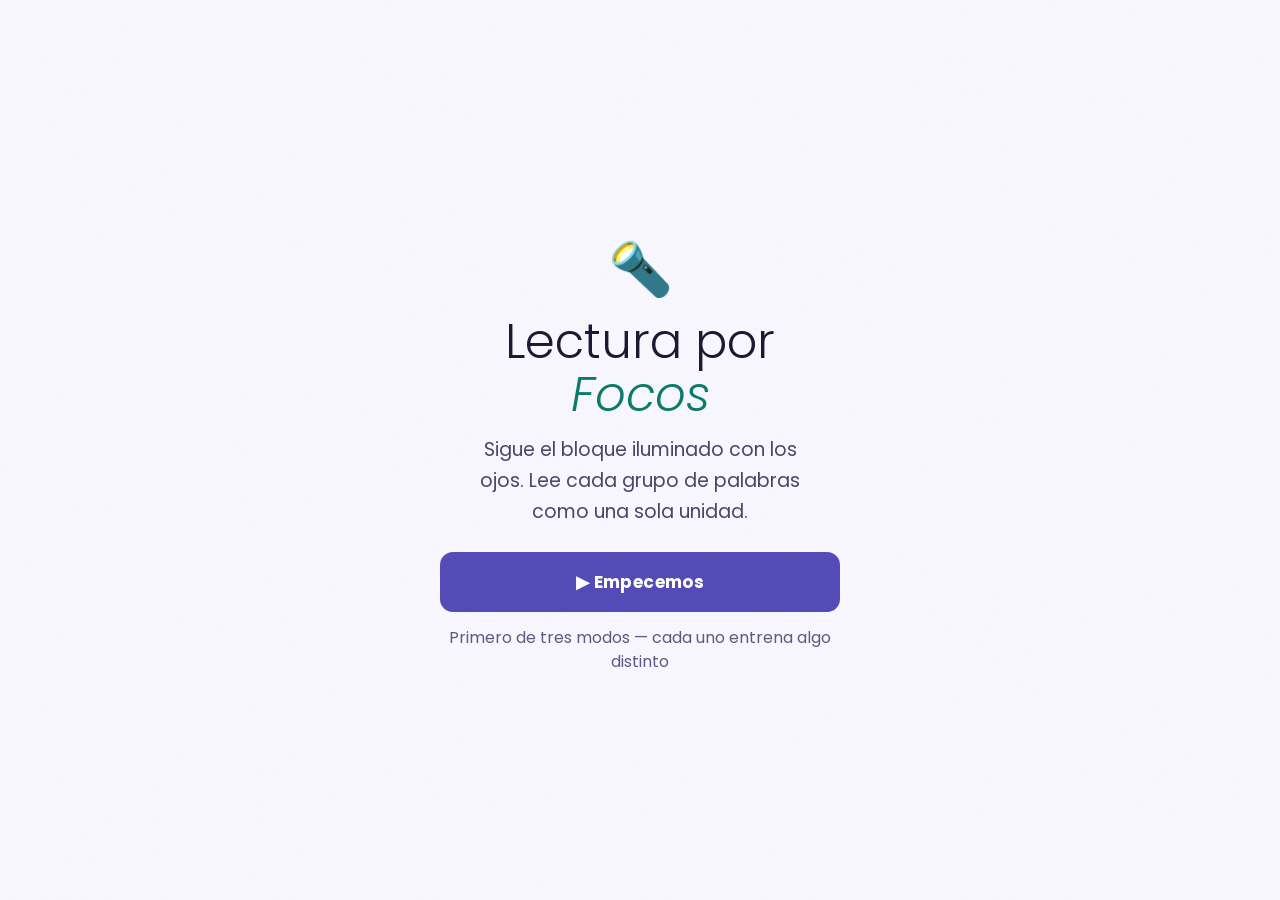
<file: lectura_por_bloques_prototype.html>
<!DOCTYPE html>
<html lang="es">
<head>
<meta charset="UTF-8">
<meta name="viewport" content="width=device-width, initial-scale=1.0">
<title>EntrenaMente – Lectura por Bloques</title>
<style>
  :root {
  --bg:#F8F7FF; --bg2:#F0EEF8; --card:#FFFFFF; --card2:#F4F2FC;
  --border:rgba(0,0,0,0.07); --border2:rgba(0,0,0,0.13);
  --text:#1A1830; --text2:#4A4468; --text3:#5C5880;
  /* Brand violet — primary accent */
  --violet:#6C5CE7; --violet-d:rgba(108,92,231,0.10); --violet-b:rgba(108,92,231,0.25);
  --violet-deep:#534AB7;
  /* Teal — action/success/interactive */
  --teal:#0A7A6A; --teal-d:rgba(10,122,106,0.10); --teal-b:rgba(10,122,106,0.25);
  /* Supporting palette */
  --gold:#C9A84C; --gold-l:rgba(201,168,76,0.12); --gold-b:rgba(201,168,76,0.30);
  --amber:#F5A623; --amber-d:rgba(245,166,35,0.12); --amber-b:rgba(245,166,35,0.28);
  --coral:#E05C5C; --coral-d:rgba(224,92,92,0.12); --coral-b:rgba(224,92,92,0.30);
  --purple:#B8A9FF; --purple-d:rgba(184,169,255,0.12); --purple-b:rgba(184,169,255,0.28);
  --green:#52C98A; --green-d:rgba(82,201,138,0.12); --green-b:rgba(82,201,138,0.30);
  --muted:#4A4860;
  --r:14px; --sh:0 2px 20px rgba(0,0,0,0.35);
}

  * { box-sizing: border-box; margin: 0; padding: 0; }

  body {
    font-family: 'Poppins', sans-serif;
    background:var(--bg);
    color:var(--text);
    min-height: 100vh;
    display: flex;
    flex-direction: column;
    align-items: center;
    padding: 0 0 60px;
  }

  /* ── Header ── */
  header {
    width: 100%;
    background: var(--ink);
    color: #fff;
    display: flex;
    align-items: center;
    justify-content: space-between;
    padding: 14px 28px;
    position: sticky; top: 0; z-index: 100;
  }
  .logo { font-size: 13px; font-weight: 600; letter-spacing: 0.06em; opacity: 0.9; }
  .logo span { color: var(--amber); }
  .mode-badge {
    font-size: 11px; font-weight: 600; letter-spacing: 0.1em;
    text-transform: uppercase;
    background: rgba(0,0,0,0.08);
    border: 1px solid rgba(255,255,255,0.2);
    color: #fff;
    padding: 4px 12px; border-radius: 20px;
  }
  .streak { font-size: 12px; opacity: 0.7; display: flex; align-items: center; gap: 6px; }
  .streak b { color: var(--amber); font-size: 14px; }

  /* ── Progress bar ── */
  .progress-wrap {
    width: 100%; height: 4px;
    background: var(--bg2);
  }
  .progress-fill {
    height: 100%;
    background: linear-gradient(90deg, var(--teal), var(--green));
    transition: width 0.5s ease;
  }

  /* ── Main container ── */
  main {
    width: 100%; max-width: 720px;
    padding: 32px 20px 0;
    display: flex; flex-direction: column; gap: 24px;
  }

  /* ── Mode tabs ── */
  .mode-tabs {
    display: flex; gap: 8px; flex-wrap: wrap;
  }
  .mode-tab {
    flex: 1; min-width: 120px;
    padding: 10px 12px;
    border-radius: 10px;
    border: 1.5px solid var(--border);
    background: var(--card);
    cursor: pointer;
    text-align: center;
    font-family: 'Poppins', sans-serif;
    font-size: 12px; font-weight: 600;
    color: var(--muted);
    transition: all 0.2s;
    letter-spacing: 0.02em;
  }
  .mode-tab:hover { border-color:var(--teal);color:var(--text);background:var(--teal-d); }
  .mode-tab.active { background: var(--purple); border-color: var(--purple); color: #fff; }
  .mode-tab .tab-num { font-size: 10px; opacity: 0.7; display: block; margin-bottom: 2px; }

  /* ── Exercise card ── */
  .exercise-card { flex:1; display:flex; flex-direction:column; padding:20px; gap:16px; max-width:600px; margin:0 auto; width:100%; }
  .card-header {
    padding: 20px 24px 16px;
    border-bottom: 1px solid var(--border);
    display: flex; align-items: flex-start; justify-content: space-between; gap: 16px;
  }
  .card-meta { display: flex; gap: 8px; flex-wrap: wrap; }
  .pill {
    font-size: 11px; font-weight: 600; letter-spacing: 0.06em;
    padding: 3px 10px; border-radius: 20px;
  }
  .pill-teal { background: var(--teal-light); color: var(--teal); }
  .pill-amber { background: #fff8e1; color: var(--amber-dark); }
  .pill-purple { background: var(--purple-light); color: var(--purple); }
  .timer-display {
    font-size: 13px; font-weight: 600; color: var(--coral);
    display: flex; align-items: center; gap: 5px;
    font-variant-numeric: tabular-nums;
  }
  .timer-dot { width: 7px; height: 7px; border-radius: 50%; background: var(--coral); animation: pulse 1s infinite; }
  @keyframes pulse { 0%,100%{opacity:1} 50%{opacity:0.3} }

  .card-instruction {
    padding: 16px 24px;
    font-size: 17px; color: var(--ink2); line-height: 1.6;
    background: var(--bg);
    border-bottom: 1px solid var(--border);
  }
  .card-instruction strong { color: var(--ink); }

  /* ── MODE 1: Guided Recognition ── */
  .passage {
    padding: 24px 28px;
    font-family: 'Lora', serif;
    font-size: 18px; line-height: 2.6;
    color: var(--ink);
  }
  .chunk {
    display: inline;
    padding: 3px 2px;
    border-radius: 4px;
    cursor: pointer;
    transition: background 0.15s;
    position: relative;
  }
  .chunk:hover { background: rgba(108,92,231,0.07); }
  .chunk.tapped { background: rgba(108,92,231,0.10); }
  .chunk-prep { border-bottom: 2.5px solid var(--teal); }
  .chunk-verb { border-bottom: 2.5px solid var(--coral); }
  .chunk-noun { border-bottom: 2.5px solid var(--amber-dark); }
  .chunk-disc { border-bottom: 2.5px solid var(--purple); }

  /* Label: shown on hover (desktop) or tap (mobile) */
  .chunk-label {
    display: none;
    position: absolute;
    bottom: calc(100% + 6px);
    left: 50%; transform: translateX(-50%);
    background: var(--ink); color: #fff;
    font-family: 'Poppins', sans-serif;
    font-size: 11px; font-weight: 600; letter-spacing: 0.06em;
    padding: 4px 10px; border-radius: 7px; white-space: nowrap; z-index: 20;
    pointer-events: none;
  }
  .chunk-label::after {
    content: '';
    position: absolute; top: 100%; left: 50%; transform: translateX(-50%);
    border: 5px solid transparent;
    border-top-color: var(--ink);
  }
  /* Show on desktop hover */
  .chunk:hover .chunk-label { display: block; }
  /* Show on mobile tap via .tapped class */
  .chunk.tapped .chunk-label { display: block; }

  /* ── Legend ── */
  .legend {
    padding: 12px 28px 20px;
    display: flex; gap: 16px; flex-wrap: wrap;
  }
  .legend-item {
    display: flex; align-items: center; gap: 6px;
    font-size: 11px; color: var(--muted); font-weight: 600; letter-spacing: 0.04em;
  }
  .legend-line { width: 20px; height: 2.5px; border-radius: 2px; }

  /* ── MODE 2: Active Parsing ── */
  .parse-area { padding: 24px 28px; }
  .parse-sentence {
    font-family: 'Lora', serif;
    font-size: 19px; line-height: 1.9; margin-bottom: 20px;
  }
  .parse-word {
    display: inline-block;
    padding: 2px 4px; margin: 2px 1px;
    border-radius: 5px; cursor: pointer;
    border: 1.5px solid transparent;
    transition: all 0.15s;
  }
  .parse-word:hover { background: var(--purple-light); border-color: var(--purple); }
  .parse-word.boundary-after::after {
    content: ' /';
    color: var(--coral);
    font-weight: 700;
    font-family: 'Poppins', sans-serif;
    font-size: 16px;
  }
  .parse-word.selected-word { background: var(--purple-light); }

  .parse-controls { display: flex; gap: 10px; margin-top: 16px; flex-wrap: wrap; }
  .btn {
    font-family: 'Poppins', sans-serif;
    font-size: 13px; font-weight: 600;
    padding: 10px 20px; border-radius: 10px; border: none;
    cursor: pointer; transition: all 0.2s; letter-spacing: 0.02em;
  }
  .btn-primary { background: var(--purple); color: #fff; }
  .btn-primary:hover { background: #5a4bd1; transform: translateY(-1px); }
  .btn-secondary { background: var(--bg2); color: var(--ink2); }
  .btn-secondary:hover { background: var(--border); }
  .btn-ghost { background: transparent; color: var(--muted); border: 1.5px solid var(--border); }

  /* ── MODE 3: Flash ── */
  .flash-area {
    padding: 40px 28px;
    text-align: center;
    min-height: 180px;
    display: flex; flex-direction: column;
    align-items: center; justify-content: center; gap: 12px;
  }
  .flash-chunk {
    font-family: 'Lora', serif;
    font-size: 26px; font-weight: 400; color: var(--ink);
    padding: 10px 24px;
    border-radius: 12px;
    background: var(--purple-light);
    border: 1.5px solid rgba(108,92,231,0.2);
    transition: opacity 0.25s ease;
    letter-spacing: 0.01em;
  }
  .flash-counter { font-size: 12px; color: var(--muted); letter-spacing: 0.06em; font-weight: 600; }
  .flash-progress-bar {
    width: 100%; max-width: 320px; height: 4px;
    background: var(--bg2); border-radius: 2px; overflow: hidden;
  }
  .flash-progress-fill {
    height: 100%; background: var(--purple);
    transition: width 0.3s linear;
  }
  .flash-start-btn {
    font-family: 'Poppins', sans-serif;
    font-size: 14px; font-weight: 600;
    padding: 12px 32px; border-radius: 12px;
    border: none; cursor: pointer;
    background: var(--purple); color: #fff;
    transition: all 0.2s;
  }
  .flash-start-btn:hover { background: #5a4bd1; transform: translateY(-1px); }

  /* ── MODE 4: Reconstruction ── */
  .recon-area { padding: 16px 20px; display:flex; flex-direction:column; gap:0; }
.recon-drop-zone { min-height:80px; background:var(--card); border:2px solid var(--violet-b);
  border-radius:14px; padding:14px; display:flex; flex-wrap:wrap; gap:8px;
  margin-bottom:0; }
.recon-drop-zone .placeholder { color:var(--text3); font-size:16px; align-self:center; }
.recon-divider { display:flex; align-items:center; gap:10px; margin:14px 0 10px;
  font-size:13px; color:var(--text3); text-transform:uppercase; letter-spacing:0.08em; font-weight:600; }
.recon-divider::before, .recon-divider::after { content:''; flex:1; height:1px; background:var(--border); }
.chunk-bank { display:flex; flex-wrap:wrap; gap:8px; }
  .recon-drop-zone {
    min-height: 72px;
    border: 2px dashed var(--border);
    border-radius: 12px;
    padding: 14px 16px;
    margin-bottom: 20px;
    display: flex; flex-wrap: wrap; gap: 8px; align-items: center;
    transition: border-color 0.2s;
    background: var(--bg);
  }
  .recon-drop-zone.drag-over { border-color: var(--purple); background: var(--purple-light); }
  .recon-drop-zone .placeholder {
    font-size: 13px; color: var(--muted); font-style: italic; width: 100%; text-align: center; padding: 8px 0;
  }
  .recon-drop-zone .chunk-tile { background:var(--violet-d); border-color:var(--violet-b); color:var(--violet); }
.chunk-tile {
    display: inline-flex; align-items: center;
    font-family: 'Lora', serif; font-size: 18px;
    padding: 10px 18px; border-radius: 10px;
    background: var(--card); border: 2px solid var(--border2);
    color: var(--text);
    cursor: grab; user-select: none;
    box-shadow: 0 1px 4px rgba(0,0,0,0.06);
    transition: all 0.15s;
  }
  .chunk-tile:hover { border-color: var(--purple); box-shadow: 0 3px 10px rgba(108,92,231,0.15); transform: translateY(-1px); }
  .chunk-tile:active { cursor: grabbing; }
  .chunk-tile.in-drop { background: var(--purple-light); border-color: rgba(108,92,231,0.35); }
  .chunk-bank { display: flex; flex-wrap: wrap; gap: 8px; margin-bottom: 16px; }

  /* ── Feedback panel ── */
  .feedback-panel {
    margin: 0 24px 24px;
    padding: 16px 20px;
    border-radius: 12px;
    font-size: 16px; line-height: 1.6;
    display: none;
  }
  .feedback-panel.correct {
    background: var(--green-light);
    border: 1px solid rgba(82,183,136,0.3);
    color: #1a5c38;
    display: block;
  }
  .feedback-panel.incorrect {
    background: var(--coral-light);
    border: 1px solid rgba(231,111,81,0.3);
    color: #8b2500;
    display: block;
  }
  .feedback-panel.info {
    background: var(--purple-light);
    border: 1px solid rgba(108,92,231,0.2);
    color: var(--purple);
    display: block;
  }
  .feedback-label { font-weight: 700; margin-bottom: 4px; font-size: 12px; letter-spacing: 0.06em; text-transform: uppercase; }

  /* ── Questions ── */
  .question-area {
    padding: 0 24px 24px;
    display: flex; flex-direction: column; gap: 12px;
  }
  .question-label { font-size: 12px; font-weight: 700; letter-spacing: 0.06em; text-transform: uppercase; color: var(--muted); margin-bottom: 4px; }
  .question-text { font-size: 15px; color: var(--ink); line-height: 1.5; margin-bottom: 10px; }
  .q-options { display: flex; flex-direction: column; gap: 7px; }
  .q-option {
    padding: 13px 16px; border-radius: 10px;
    border: 1.5px solid var(--border);
    background: var(--card); cursor: pointer;
    font-size: 17px; font-family: 'Poppins', sans-serif;
    transition: all 0.15s; color: var(--ink2);
  }
  .q-option:hover { border-color:var(--teal);color:var(--text);background:var(--teal-d); background: var(--purple-light); }
  .q-option.correct-ans { border-color: var(--green); background: var(--green-light); color: #1a5c38; }
  .q-option.wrong-ans { border-color: var(--coral); background: var(--coral-light); color: #8b2500; }

  /* ── Nav ── */
  .exercise-nav {
    display: flex; justify-content: flex-end; padding: 16px 24px;
    border-top: 1px solid var(--border);
    gap: 10px;
  }

  /* ── Science note ── */
  .science-note {
    background: var(--card);
    border: 1px solid var(--border);
    border-radius: 14px;
    padding: 18px 22px;
    font-size: 13px; color: var(--ink2); line-height: 1.65;
    box-shadow: var(--shadow);
  }
  .science-note .sci-head {
    font-size: 11px; font-weight: 700; letter-spacing: 0.08em;
    text-transform: uppercase; color: var(--muted); margin-bottom: 8px;
  }

  /* ── Hidden sections ── */
  .mode-section { display: none; overflow:hidden; }
  .mode-section.active { display:flex; flex-direction:column; position:fixed; inset:0; overflow-y:auto; z-index:10; background:var(--bg); }

@media (max-width: 640px) {
  main { padding: 16px 12px 0 !important; }
  .passage { padding: 16px 16px !important; font-size: 16px !important; line-height: 2.2 !important; }
  .parse-area { padding: 16px 16px !important; }
  .parse-sentence { font-size: 16px !important; line-height: 1.8 !important; }
  .parse-word { padding: 4px 6px !important; margin: 3px 2px !important; font-size: 15px !important; min-height: 36px !important; display: inline-flex !important; align-items: center !important; }
  .flash-area { padding: 24px 16px !important; }
  .flash-chunk { font-size: 20px !important; padding: 10px 16px !important; }
  .recon-area { padding: 16px 16px !important; }
  .recon-drop-zone .chunk-tile { background:var(--violet-d); border-color:var(--violet-b); color:var(--violet); font-weight:600; }
.chunk-tile { font-size: 17px !important; padding: 12px 16px !important; min-height: 48px !important; font-weight:500; }
  .recon-drop-zone { min-height: 60px !important; padding: 10px 12px !important; }
  .card-instruction { padding: 12px 16px !important; font-size: 14px !important; }
  .card-header { padding: 14px 16px 12px !important; }
  .btn { padding: 12px 16px !important; font-size: 14px !important; min-height: 44px !important; }
  .parse-controls { gap: 8px !important; }
  .legend { padding: 10px 16px 16px !important; gap: 10px !important; }
  .mode-tabs { gap: 6px !important; }
  .mode-tab { min-width: 0 !important; font-size: 11px !important; padding: 8px 8px !important; }
  .chunk { padding: 4px 3px !important; }
  .chunk-label { font-size: 10px !important; }
  .q-option { padding: 12px 14px !important; font-size: 14px !important; min-height: 44px !important; }
  .question-area { padding: 0 16px 16px !important; }
  .feedback-panel { margin: 0 16px 16px !important; font-size: 13px !important; }
}

body::before{display:none;}

/* ── Shared design system classes ── */
.logo{font-family:'Poppins',sans-serif;font-size:20px;font-weight:300;color:var(--text);letter-spacing:-0.01em;}
.logo em{color:var(--gold);font-style:italic;}
.hdr-back{font-size:15px;color:var(--text3);text-decoration:none;display:flex;align-items:center;gap:4px;transition:color 0.15s;}
.hdr-back:hover{color:var(--text2);}
.hdr-ex-name{font-size:15px;font-weight:600;letter-spacing:0.08em;text-transform:uppercase;color:var(--text3);}
.hdr-stat{font-size:15px;color:var(--text3);display:flex;align-items:center;gap:5px;}
.hdr-stat b{color:var(--teal);font-size:13px;}
.instr-banner{background:var(--teal-d);border-bottom:1px solid var(--teal-b);padding:14px 20px;display:flex;align-items:flex-start;gap:12px;}
.instr-icon{font-size:20px;flex-shrink:0;margin-top:1px;}
.instr-text{font-size:17px;color:var(--text2);line-height:1.65;}
.instr-text strong{color:var(--text);font-weight:600;}
.card-title-serif{font-family:'Poppins',sans-serif;font-size:24px;font-weight:300;color:var(--text);line-height:1.1;margin-bottom:4px;}
.sci-details{background:var(--card);border:1px solid var(--border2);border-radius:var(--r);box-shadow:var(--sh);overflow:hidden;}
.sci-details summary{padding:13px 18px;font-size:12px;font-weight:700;letter-spacing:0.07em;text-transform:uppercase;color:var(--text3);cursor:pointer;list-style:none;display:flex;align-items:center;justify-content:space-between;-webkit-tap-highlight-color:transparent;}
.sci-details summary::-webkit-details-marker{display:none;}
.sci-details summary::after{content:'▸';font-size:10px;transition:transform 0.2s;color:var(--text3);}
.sci-details[open] summary::after{transform:rotate(90deg);}
.sci-details[open] summary{border-bottom:1px solid var(--border);}
.sci-body,.sci-details-body{padding:14px 18px 16px;font-size:16px;color:var(--text2);line-height:1.7;}
.sci-body strong,.sci-details-body strong{color:var(--text);}


/* ── Ready Screen ── */
.ready-screen {
  position:fixed; inset:0; z-index:200;
  background:var(--bg);
  display:flex; flex-direction:column;
  align-items:center; justify-content:center;
  padding:32px 24px; text-align:center;
  overflow:hidden;
}
.ready-screen.hidden { display:none; }
.ready-screen::before {
  content:''; position:absolute; inset:0; pointer-events:none; z-index:0; opacity:0.4;
  background-image:url("data:image/svg+xml,%3Csvg viewBox='0 0 256 256' xmlns='http://www.w3.org/2000/svg'%3E%3Cfilter id='n'%3E%3CfeTurbulence type='fractalNoise' baseFrequency='0.9' numOctaves='4' stitchTiles='stitch'/%3E%3C/filter%3E%3Crect width='100%25' height='100%25' filter='url(%23n)' opacity='0.05'/%3E%3C/svg%3E");
}
.ready-inner{display:flex;flex-direction:column;align-items:center;width:100%;max-width:400px;padding:12px 0 8px;text-align:center;}
@keyframes rdyUp { from{opacity:0;transform:translateY(20px)} to{opacity:1;transform:translateY(0)} }
.ready-logo{font-family:'Fredoka',sans-serif;font-size:14px;font-weight:600;color:var(--text3);letter-spacing:0.02em;margin-bottom:16px;text-align:center;}
.ready-logo em{color:var(--violet);font-style:italic;}
.ready-title {
  font-family:'Poppins',sans-serif;
  font-size:clamp(32px,8vw,48px); font-weight:300;
  color:var(--text); line-height:1.1; margin-bottom:12px;
}
.ready-title em { color:var(--teal); font-style:italic; }
.ready-sub{font-size:19px;color:var(--text2);line-height:1.65;text-align:center;margin-bottom:24px;max-width:320px;}
.ready-sub strong { color:var(--text); font-weight:600; }

/* Animation preview box */
.ready-preview {
  width:100%; max-width:340px;
  background:var(--card); border:1px solid var(--border2);
  border-radius:16px; overflow:hidden;
  margin-bottom:28px; min-height:110px;
  display:flex; align-items:center; justify-content:center;
  position:relative;
}
.preview-label {
  position:absolute; top:10px; left:14px;
  font-size:10px; font-weight:700; letter-spacing:0.10em;
  text-transform:uppercase; color:var(--text3);
}
.preview-inner {
  padding:20px 24px; width:100%;
  display:flex; align-items:center; justify-content:center;
}


.ready-step-text strong { color:var(--text); font-weight:600; }

.ready-btn {
  width:100%; padding:17px;
  background:var(--teal); color:var(--bg);
  border:none; border-radius:13px; cursor:pointer;
  font-family:'Poppins',sans-serif;
  font-size:17px; font-weight:700; letter-spacing:0.02em;
  transition:all 0.2s; -webkit-tap-highlight-color:transparent;
  margin-bottom:14px;
}
.ready-btn:hover { opacity:0.88; transform:translateY(-1px); }
.ready-btn:active { transform:translateY(0); }
.ready-hint {
  font-size:16px; color:var(--text3); line-height:1.5;
}

@media(max-width:600px) {
  .ready-screen { padding:24px 16px; }
  .ready-title { font-size:34px; }
  .ready-sub { font-size:16px; }
  .ready-steps { flex-direction:column; gap:8px; }
  .ready-btn { font-size:16px; padding:16px; }
}


/* ── Brand logo ── */
.logo, .brand-name {
  font-family: 'Fredoka', 'Poppins', sans-serif;
  font-size: 20px; font-weight: 600;
  color: var(--text); letter-spacing: -0.01em;
  display: flex; align-items: center;
}
.logo em, .brand-name em {
  color: var(--violet); font-style: italic;
}
/* ── Primary button — violet ── */
.btn-teal, .ready-btn {
  background: var(--violet-deep) !important;
  color: #fff !important;
}
.btn-teal:hover, .ready-btn:hover {
  background: var(--violet) !important;
  opacity: 1 !important;
}
/* Keep teal for success/feedback states */
.btn-teal.btn-success { background: var(--teal) !important; }


/* Session next button — shown only during session flow */
.session-next-btn {
  display: none;
  width: 100%;
  padding: 16px;
  background: var(--violet-deep);
  color: #fff;
  border: none;
  border-radius: 13px;
  font-family: 'Fredoka', 'Poppins', sans-serif;
  font-size: 19px;
  font-weight: 600;
  cursor: pointer;
  transition: all 0.2s;
  margin-top: 10px;
  -webkit-tap-highlight-color: transparent;
}
.session-next-btn:hover { background: var(--violet); }


/* ── Lectura por Focos ── */
#mode-1.active { display:flex; flex-direction:column; position:fixed; inset:0;
  overflow-y:auto; z-index:10; background:var(--bg); }
.focos-header { padding:14px 20px 0; display:flex; align-items:center;
  justify-content:space-between; flex-shrink:0; }
.focos-label { font-size:13px; color:var(--text3); }
.focos-speed { font-size:13px; color:var(--teal); font-family:'Fredoka',sans-serif; }
.focos-area { flex:1; display:flex; align-items:center; justify-content:center;
  padding:24px 28px; }
.focos-para { font-family:'Lora',serif; font-size:20px; line-height:2.0;
  color:var(--text); width:100%; }
.focos-chunk { transition:opacity 0.08s; }
.focos-chunk.dim { opacity:0.12; }
.focos-chunk.lit { opacity:1; color:var(--text); }
.focos-chunk.done { opacity:0.35; }
.focos-footer { padding:16px 20px 32px; border-top:1px solid var(--border);
  flex-shrink:0; display:flex; flex-direction:column; gap:10px; }
.focos-start-btn { width:100%; padding:17px; background:var(--violet-deep);
  color:#fff; border:none; border-radius:14px;
  font-family:'Fredoka','Poppins',sans-serif; font-size:18px;
  font-weight:600; cursor:pointer; }
.focos-nav { display:flex; justify-content:flex-end; }
.focos-question { margin-bottom:12px; }
.focos-q-text { font-size:18px; color:var(--text); margin-bottom:12px; line-height:1.5; }
.focos-opt { padding:14px 16px; border-radius:12px; border:1.5px solid var(--border2);
  background:var(--card); font-size:17px; color:var(--text2); cursor:pointer;
  margin-bottom:8px; transition:all 0.12s; }

</style>
<link rel="preconnect" href="https://fonts.googleapis.com">
<link href="https://fonts.googleapis.com/css2?family=Fredoka:wght@600&family=Poppins:wght@400;500;600;700&display=swap" rel="stylesheet">
</head>
<body>

<div class="progress-wrap">
  <div class="progress-fill" id="main-progress" style="width: 35%"></div>
</div>

<main>

<div class="ready-screen" id="ready-screen">
  <div class="ready-inner">
    <div style="font-size:52px;margin-bottom:8px;">🔦</div>
    <div class="ready-title">Lectura por <em>Focos</em></div>
    <div class="ready-sub">Sigue el bloque iluminado con los ojos. Lee cada grupo de palabras como una sola unidad.</div>
    <button class="ready-btn" onclick="dismissReady()">▶ Empecemos</button>
    <div class="ready-hint">Primero de tres modos — cada uno entrena algo distinto</div>
  </div>
</div>
<script>
function dismissReady(){
  document.getElementById('ready-screen').classList.add('hidden');
  if(typeof requestWakeLock==='function') requestWakeLock();
  switchMode(1);
  document.getElementById('focos-start-btn').style.display = 'none';
  startFocos();
}

// ── Session completion tracking ──
function markComplete() {
  showSessionNextIfNeeded();
  try {
    const today = new Date().toISOString().slice(0,10);
    const all = JSON.parse(localStorage.getItem('em_completions') || '{}');
    if(!all[today]) all[today] = [];
    if(!all[today].includes('bloques')) all[today].push('bloques');
    localStorage.setItem('em_completions', JSON.stringify(all));
  } catch(e) {}
}

function completeAndContinue() {
  markComplete();
  setTimeout(() => goNextOrHome('index.html'), 1200);
}


// ── Session navigation ──
function getSessionNext() {
  try {
    const q = JSON.parse(localStorage.getItem('em_session_queue')||'null');
    if(!q) return null;
    const today = new Date().toISOString().slice(0,10);
    if(q.date !== today) return null; // stale queue

    // Get completed today
    const all = JSON.parse(localStorage.getItem('em_completions')||'{}');
    const done = all[today] || [];

    // Find next uncompleted in queue
    const remaining = q.keys.filter(k => !done.includes(k));
    if(remaining.length === 0) return 'done'; // all finished

    const urls = {
      flash:'lectura_flash_rsvp.html', bloques:'lectura_por_bloques_prototype.html',
      contra:'contrarreloj.html', vision:'vision_paralela.html',
      saltos:'saltos_visuales.html', memoria:'memoria_activa.html',
      cats:'actualizacion_categorias.html', continua:'actualizacion_continua.html',
    };
    return urls[remaining[0]] ? urls[remaining[0]] + '?session=1' : null;
  } catch(e) { return null; }
}

function isInSession() {
  return new URLSearchParams(window.location.search).get('session') === '1';
}

function goNextOrHome(homeUrl) {
  if(!isInSession()) { window.location.href = homeUrl; return; }
  const next = getSessionNext();
  if(!next || next === 'done') {
    window.location.href = 'index.html?done=session';
  } else {
    window.location.href = next;
  }
}


// Show session next button on results if in session
function showSessionNextIfNeeded() {
  if(!isInSession()) return;
  const existing = document.querySelector('.session-next-btn');
  if(existing) { existing.style.display='block'; return; }
  const btn = document.createElement('button');
  btn.className = 'session-next-btn';
  btn.textContent = 'Siguiente ejercicio →';
  btn.onclick = completeAndContinue;
  // Find results container and append
  const targets = ['res-body','results-inner','result-wrap','s2','stage-2','stage-results'];
  for(const t of targets) {
    const el = document.getElementById(t);
    if(el) { el.appendChild(btn); return; }
  }
  // Fallback: append to main
  document.querySelector('main')?.appendChild(btn);
}


// Update session button labels to reflect position in queue
function updateSessionBtnLabels() {
  if(!isInSession()) return;
  const next = getSessionNext();
  const isLast = !next || next === 'done';
  const label = isLast ? 'Finalizar sesión →' : 'Siguiente ejercicio →';
  document.querySelectorAll('.session-next-btn').forEach(b => {
    b.textContent = label;
  });
}

</script>


  <!-- Mode selector -->
  <div class="mode-tabs" style="display:none;">
    <button class="mode-tab active" onclick="switchMode(0)">
      <span class="tab-num">Modo 1</span>Reconocimiento guiado
    </button>
    <button class="mode-tab" onclick="switchMode(1)">
      <span class="tab-num">Modo 2</span>Análisis activo
    </button>
    <button class="mode-tab" onclick="switchMode(2)">
      <span class="tab-num">Modo 3</span>Flash por bloques
    </button>
    <button class="mode-tab" onclick="switchMode(3)">
      <span class="tab-num">Modo 4</span>Reconstrucción
    </button>
  </div>

  <!-- ═══════════════════════════════════════ -->
  <!-- MODE 1: Guided Recognition              -->
  <!-- ═══════════════════════════════════════ -->
  <div class="mode-section active" id="mode-0">
    <div class="exercise-card">
      <div class="card-instruction">
        Lee el párrafo. Toca cualquier bloque para ver su tipo gramatical.
      </div>
      <div class="passage" id="passage-m1">
        <span class="chunk chunk-disc">Sin embargo,<span class="chunk-label">MARCADOR DISCURSIVO</span></span>
        &nbsp;
        <span class="chunk chunk-noun">la comunidad científica<span class="chunk-label">GRUPO NOMINAL</span></span>
        &nbsp;
        <span class="chunk chunk-verb">ha tardado en reconocer<span class="chunk-label">PERÍFRASIS VERBAL</span></span>
        &nbsp;
        <span class="chunk chunk-noun">el impacto real<span class="chunk-label">GRUPO NOMINAL</span></span>
        &nbsp;
        <span class="chunk chunk-prep">de estos descubrimientos<span class="chunk-label">FRASE PREPOSICIONAL</span></span>
        &nbsp;
        <span class="chunk chunk-prep">sobre el diseño<span class="chunk-label">FRASE PREPOSICIONAL</span></span>
        &nbsp;
        <span class="chunk chunk-prep">de materiales sostenibles.<span class="chunk-label">FRASE PREPOSICIONAL</span></span>
      </div>
      <div class="question-area">
        <div class="question-label">Comprensión inferencial</div>
        <div class="question-text">¿Cuál es la actitud implícita del autor hacia la comunidad científica?</div>
        <div class="q-options">
          <div class="q-option" onclick="answerQ(this, false, 0)">Admiración por su rapidez</div>
          <div class="q-option" onclick="answerQ(this, true, 0)">Crítica por su lentitud de respuesta</div>
          <div class="q-option" onclick="answerQ(this, false, 0)">Indiferencia ante su postura</div>
          <div class="q-option" onclick="answerQ(this, false, 0)">Apoyo incondicional a sus métodos</div>
        </div>
      </div>

      <div class="feedback-panel" id="feedback-0"></div>
      <div class="exercise-nav">
        <button class="btn btn-ghost" onclick="showBloqueTransition(1)">Siguiente modo →</button>
      </div>
    </div>
  </div>

  <!-- ═══════════════════════════════════════ -->
  <!-- MODE 2: Active Parsing                  -->
  <!-- ═══════════════════════════════════════ -->
  <div class="mode-section" id="mode-1">
    <div class="exercise-card">
      <div class="focos-header">
        <div class="focos-label" id="focos-label">Lectura por focos</div>
        <div class="focos-speed" id="focos-speed"></div>
      </div>
      <div class="focos-area" id="focos-area">
        <!-- paragraph injected by JS -->
      </div>
      <div class="focos-footer" id="focos-footer">
        <button class="focos-start-btn" id="focos-start-btn" onclick="startFocos()">▶ Iniciar</button>
        <div class="focos-nav" id="focos-nav" style="display:none">
          <button class="btn btn-ghost" onclick="showBloqueTransition(2)">Siguiente modo →</button>
        </div>
      </div>
    </div>
  </div>

  <!-- ═══════════════════════════════════════ -->
  <!-- MODE 3: Chunk Flash                     -->
  <!-- ═══════════════════════════════════════ -->
  <div class="mode-section" id="mode-2">
    <div class="exercise-card">
      <div class="instr-banner" id="flash-instruction">
        <span class="instr-icon">⚡</span>
        <div class="instr-text">Lee cada <strong>bloque</strong> que aparece. Al terminar, responde la pregunta.</div>
      </div>
      <div class="flash-area" id="flash-area">
        <button class="flash-start-btn" onclick="startFlash()">▶ Iniciar secuencia</button>
      </div>
      <div class="feedback-panel" id="feedback-2"></div>
      <div class="question-area" id="flash-question" style="display:none">
        <div class="question-label">Pregunta de comprensión</div>
        <div class="question-text" id="flash-q-text"></div>
        <div class="q-options" id="flash-q-opts"></div>
      </div>
      <div class="exercise-nav">
        <button class="btn btn-ghost" onclick="showBloqueTransition(3)">Siguiente modo →</button>
      </div>
    </div>
  </div>

  <!-- ═══════════════════════════════════════ -->
  <!-- MODE 4: Reconstruction                  -->
  <!-- ═══════════════════════════════════════ -->
  <div class="mode-section" id="mode-3">
    <div class="exercise-card">
      <div class="instr-banner">
        <span class="instr-icon">🧩</span>
        <div class="instr-text"><strong>Toca los bloques</strong> en orden para reconstruir la oración.</div>
      </div>
      <div class="recon-area">
        <div class="recon-drop-zone" id="drop-zone" ondragover="dragOver(event)" ondrop="dropChunk(event)" ondragleave="dragLeave(event)">
          <span class="placeholder" id="drop-placeholder">Toca un bloque del banco para colocarlo aquí</span>
        </div>
        <div class="recon-divider" id="bank-divider">Bloques disponibles</div>
        <div class="chunk-bank" id="chunk-bank">
          <!-- tiles injected by JS -->
        </div>
        <div style="display:flex; gap:10px; flex-wrap: wrap; margin-top: 4px;">
          <button class="btn btn-primary" onclick="checkRecon()">Verificar orden</button>
          <button class="btn btn-secondary" onclick="resetRecon()">Reiniciar</button>
        </div>
      </div>
      <div class="feedback-panel" id="feedback-3"></div>
      <div class="exercise-nav">
        <button class="session-next-btn btn btn-primary" onclick="completeAndContinue ? completeAndContinue() : (markComplete(), window.location.href='index.html')">Finalizar sesión ✓</button>
      </div>
    </div>
  </div>

  <!-- Science note -->
  <details class="sci-details session-hide">
  <summary>⚗ Base científica — por qué funciona</summary>
  <div class="sci-body">El entrenamiento por bloques activa el <strong>priming sintáctico</strong>: la exposición repetida a estructuras frásicas aumenta la probabilidad de reconocerlas automáticamente en lecturas futuras, reduciendo la carga sobre la memoria de trabajo. La investigación de Conti (Applied Linguistics, 2025) muestra que el aprendizaje de bloques léxicos en L1 genera mejoras del <strong>30% en fluidez</strong> versus el aprendizaje palabra por palabra. En español, las perífrasis verbales y las frases preposicionales son los bloques de mayor rendimiento cognitivo por su alta frecuencia y variabilidad interna.</div>
</details>

</main>

<script>
// ── Mode switching ──
function switchMode(n) {
  document.querySelectorAll('.mode-section').forEach((el,i) => el.classList.toggle('active', i===n));
  document.querySelectorAll('.mode-tab').forEach((el,i) => el.classList.toggle('active', i===n));
  if (n===1) prepareFocos();
  if (n===3) initRecon();
}

// ── MODE 1: Chunk tap-toggle for mobile ──
document.querySelectorAll('.chunk').forEach(chunk => {
  // Touch: toggle label on tap, dismiss on tap elsewhere
  chunk.addEventListener('touchstart', e => {
    e.preventDefault(); // prevent ghost click
    const wasActive = chunk.classList.contains('tapped');
    // Close all others
    document.querySelectorAll('.chunk.tapped').forEach(c => c.classList.remove('tapped'));
    if (!wasActive) chunk.classList.add('tapped');
  }, { passive: false });
});
// Tap elsewhere to dismiss
document.addEventListener('touchstart', e => {
  if (!e.target.closest('.chunk')) {
    document.querySelectorAll('.chunk.tapped').forEach(c => c.classList.remove('tapped'));
  }
});

// ── Answer handler ──
function answerQ(el, correct, mode) {
  const options = el.closest('.q-options').querySelectorAll('.q-option');
  options.forEach(o => o.style.pointerEvents = 'none');
  el.classList.add(correct ? 'correct-ans' : 'wrong-ans');
  if (!correct) {
    options.forEach(o => {
      const onclickAttr = o.getAttribute('onclick') || '';
      if (onclickAttr.includes('true')) o.classList.add('correct-ans');
    });
  }
  const fb = document.getElementById('feedback-' + mode);
  if(fb) {
    fb.className = 'feedback-panel ' + (correct ? 'correct' : 'incorrect');
    fb.innerHTML = correct
      ? '<div class="feedback-label">✓ Correcto</div>'
      : '<div class="feedback-label">✗ Incorrecto</div>La respuesta correcta está resaltada arriba.';
  }
  document.getElementById('main-progress').style.width = (35 + (correct ? 15 : 5)) + '%';
}

// ── MODE 2: Active Parsing ──
// ── Lectura por Bloques — shared passage pool ──
// Each passage has: parseSentence, boundaries, flashChunks, reconChunks
const BLOQUE_POOL = [
  {
    parseSentence: [
      {word:'A',correct:false},{word:'lo',correct:false},{word:'largo',correct:false},{word:'del',correct:false},
      {word:'siglo',correct:false},{word:'XX,',correct:true},
      {word:'los',correct:false},{word:'avances',correct:false},{word:'tecnológicos',correct:true},
      {word:'han',correct:false},{word:'transformado',correct:true},
      {word:'profundamente',correct:true},
      {word:'la',correct:false},{word:'forma',correct:false},{word:'en',correct:false},{word:'que',correct:true},
      {word:'nos',correct:false},{word:'comunicamos.',correct:false},
    ],
    boundaries: new Set([5,8,10,11,15]),
    flashChunks: ['A lo largo del siglo XX,','los avances tecnológicos','han transformado','profundamente','la forma en que','nos comunicamos.'],
    reconChunks: [{id:'a',text:'A lo largo del siglo XX,'},{id:'b',text:'los avances tecnológicos'},{id:'c',text:'han transformado profundamente'},{id:'d',text:'la forma en que'},{id:'e',text:'nos comunicamos.'}],
    question: {text:'¿Qué han transformado los avances tecnológicos?', opts:['El clima del planeta','La forma en que nos comunicamos','Los sistemas de transporte','La estructura del lenguaje'], correct:1},
  },
  {
    parseSentence: [
      {word:'La',correct:false},{word:'memoria',correct:false},{word:'de',correct:false},{word:'trabajo',correct:true},
      {word:'retiene',correct:false},{word:'información',correct:true},
      {word:'de',correct:false},{word:'forma',correct:false},{word:'temporal',correct:true},
      {word:'para',correct:false},{word:'su',correct:false},{word:'uso',correct:false},{word:'inmediato',correct:true},
      {word:'en',correct:false},{word:'tareas',correct:false},{word:'cognitivas.',correct:false},
    ],
    boundaries: new Set([3,5,8,12]),
    flashChunks: ['La memoria de trabajo','retiene información','de forma temporal','para su uso inmediato','en tareas cognitivas.'],
    reconChunks: [{id:'a',text:'La memoria de trabajo'},{id:'b',text:'retiene información'},{id:'c',text:'de forma temporal'},{id:'d',text:'para su uso inmediato'},{id:'e',text:'en tareas cognitivas.'}],
    question: {text:'¿Para qué sirve la memoria de trabajo?', opts:['Para almacenar recuerdos a largo plazo','Para retener información temporalmente en uso inmediato','Para procesar emociones','Para coordinar movimientos'], correct:1},
  },
  {
    parseSentence: [
      {word:'El',correct:false},{word:'cerebro',correct:false},{word:'humano',correct:true},
      {word:'procesa',correct:false},{word:'y',correct:false},{word:'reorganiza',correct:true},
      {word:'la',correct:false},{word:'información',correct:false},{word:'adquirida',correct:true},
      {word:'durante',correct:false},{word:'las',correct:false},{word:'horas',correct:false},{word:'de',correct:false},{word:'sueño.',correct:false},
    ],
    boundaries: new Set([2,5,8]),
    flashChunks: ['El cerebro humano','procesa y reorganiza','la información adquirida','durante las horas de sueño.'],
    reconChunks: [{id:'a',text:'El cerebro humano'},{id:'b',text:'procesa y reorganiza'},{id:'c',text:'la información adquirida'},{id:'d',text:'durante las horas de sueño.'}],
    question: {text:'¿Cuándo reorganiza el cerebro la información?', opts:['Durante el ejercicio físico','Durante la meditación','Durante las horas de sueño','Durante la lectura activa'], correct:2},
  },
  {
    parseSentence: [
      {word:'Las',correct:false},{word:'ciudades',correct:false},{word:'más',correct:false},{word:'sostenibles',correct:true},
      {word:'integran',correct:false},{word:'espacios',correct:false},{word:'verdes,',correct:true},
      {word:'transporte',correct:false},{word:'público',correct:false},{word:'eficiente',correct:true},
      {word:'y',correct:false},{word:'diseño',correct:false},{word:'centrado',correct:false},{word:'en',correct:false},{word:'las',correct:false},{word:'personas.',correct:false},
    ],
    boundaries: new Set([3,6,9]),
    flashChunks: ['Las ciudades más sostenibles','integran espacios verdes,','transporte público eficiente','y diseño centrado','en las personas.'],
    reconChunks: [{id:'a',text:'Las ciudades más sostenibles'},{id:'b',text:'integran espacios verdes,'},{id:'c',text:'transporte público eficiente'},{id:'d',text:'y diseño centrado en las personas.'}],
    question: {text:'¿Qué integran las ciudades más sostenibles?', opts:['Solo energía solar','Espacios verdes, transporte eficiente y diseño centrado en personas','Tecnología avanzada únicamente','Infraestructura digital'], correct:1},
  },
  {
    parseSentence: [
      {word:'La',correct:false},{word:'lectura',correct:false},{word:'profunda',correct:true},
      {word:'activa',correct:false},{word:'una',correct:false},{word:'red',correct:false},{word:'neuronal',correct:false},{word:'extensa',correct:true},
      {word:'que',correct:false},{word:'incluye',correct:false},{word:'áreas',correct:false},{word:'visuales,',correct:true},
      {word:'lingüísticas',correct:false},{word:'y',correct:false},{word:'emocionales.',correct:false},
    ],
    boundaries: new Set([2,7,11]),
    flashChunks: ['La lectura profunda','activa una red neuronal extensa','que incluye áreas visuales,','lingüísticas y emocionales.'],
    reconChunks: [{id:'a',text:'La lectura profunda'},{id:'b',text:'activa una red neuronal extensa'},{id:'c',text:'que incluye áreas visuales,'},{id:'d',text:'lingüísticas y emocionales.'}],
    question: {text:'¿Qué tipo de áreas activa la lectura profunda?', opts:['Solo áreas visuales','Solo áreas lingüísticas','Áreas visuales, lingüísticas y emocionales','Áreas motoras y sensoriales'], correct:2},
  },
  {
    parseSentence: [
      {word:'El',correct:false},{word:'microbioma',correct:false},{word:'intestinal',correct:true},
      {word:'produce',correct:false},{word:'neurotransmisores',correct:true},
      {word:'que',correct:false},{word:'influyen',correct:false},{word:'directamente',correct:true},
      {word:'en',correct:false},{word:'el',correct:false},{word:'estado',correct:false},{word:'de',correct:false},{word:'ánimo.',correct:false},
    ],
    boundaries: new Set([2,4,7]),
    flashChunks: ['El microbioma intestinal','produce neurotransmisores','que influyen directamente','en el estado de ánimo.'],
    reconChunks: [{id:'a',text:'El microbioma intestinal'},{id:'b',text:'produce neurotransmisores'},{id:'c',text:'que influyen directamente'},{id:'d',text:'en el estado de ánimo.'}],
    question: {text:'¿Qué produce el microbioma intestinal?', opts:['Hormonas de crecimiento','Neurotransmisores que influyen en el estado de ánimo','Enzimas digestivas únicamente','Células del sistema inmune'], correct:1},
  },
  {
    parseSentence: [
      {word:'A',correct:false},{word:'pesar',correct:false},{word:'de',correct:false},{word:'las',correct:false},{word:'dificultades',correct:false},{word:'iniciales,',correct:true},
      {word:'el',correct:false},{word:'equipo',correct:false},{word:'de',correct:false},{word:'investigación',correct:true},
      {word:'logró',correct:false},{word:'desarrollar',correct:true},
      {word:'un',correct:false},{word:'método',correct:false},{word:'innovador',correct:true},
      {word:'para',correct:false},{word:'el',correct:false},{word:'análisis',correct:false},{word:'de',correct:false},{word:'datos',correct:false},{word:'complejos.',correct:false},
    ],
    boundaries: new Set([5,9,11,14]),
    flashChunks: ['A pesar de las dificultades iniciales,','el equipo de investigación','logró desarrollar','un método innovador','para el análisis de datos complejos.'],
    reconChunks: [{id:'a',text:'A pesar de las dificultades iniciales,'},{id:'b',text:'el equipo de investigación'},{id:'c',text:'logró desarrollar'},{id:'d',text:'un método innovador'},{id:'e',text:'para el análisis de datos complejos.'}],
    question: {text:'¿Qué logró desarrollar el equipo de investigación?', opts:['Un nuevo laboratorio','Un método innovador para el análisis de datos','Un algoritmo de inteligencia artificial','Una base de datos global'], correct:1},
  },
  {
    parseSentence: [
      {word:'La',correct:false},{word:'neuroplasticidad',correct:true},
      {word:'permite',correct:false},{word:'al',correct:false},{word:'cerebro',correct:true},
      {word:'reorganizarse',correct:false},{word:'y',correct:false},{word:'formar',correct:false},{word:'nuevas',correct:false},{word:'conexiones',correct:true},
      {word:'en',correct:false},{word:'respuesta',correct:false},{word:'a',correct:false},{word:'la',correct:false},{word:'experiencia.',correct:false},
    ],
    boundaries: new Set([1,4,9]),
    flashChunks: ['La neuroplasticidad','permite al cerebro','reorganizarse y formar nuevas conexiones','en respuesta a la experiencia.'],
    reconChunks: [{id:'a',text:'La neuroplasticidad'},{id:'b',text:'permite al cerebro'},{id:'c',text:'reorganizarse y formar nuevas conexiones'},{id:'d',text:'en respuesta a la experiencia.'}],
    question: {text:'¿Qué le permite la neuroplasticidad al cerebro?', opts:['Crecer físicamente','Reorganizarse y formar nuevas conexiones','Funcionar sin oxígeno','Almacenar más recuerdos'], correct:1},
  },
  {
    parseSentence: [
      {word:'El',correct:false},{word:'silencio',correct:false},{word:'activo',correct:true},
      {word:'facilita',correct:false},{word:'la',correct:false},{word:'consolidación',correct:false},{word:'de',correct:false},{word:'recuerdos',correct:true},
      {word:'y',correct:false},{word:'la',correct:false},{word:'generación',correct:false},{word:'de',correct:false},{word:'nuevas',correct:false},{word:'conexiones',correct:false},{word:'creativas.',correct:false},
    ],
    boundaries: new Set([2,7]),
    flashChunks: ['El silencio activo','facilita la consolidación de recuerdos','y la generación de nuevas conexiones creativas.'],
    reconChunks: [{id:'a',text:'El silencio activo'},{id:'b',text:'facilita la consolidación de recuerdos'},{id:'c',text:'y la generación de nuevas conexiones creativas.'}],
    question: {text:'¿Qué facilita el silencio activo?', opts:['El descanso muscular','La consolidación de recuerdos y conexiones creativas','La concentración en tareas específicas','La regulación del ritmo cardíaco'], correct:1},
  },
  {
    parseSentence: [
      {word:'Los',correct:false},{word:'hábitos',correct:false},{word:'de',correct:false},{word:'lectura',correct:true},
      {word:'sostenidos',correct:false},{word:'desde',correct:false},{word:'la',correct:false},{word:'infancia',correct:true},
      {word:'predicen',correct:false},{word:'el',correct:false},{word:'rendimiento',correct:false},{word:'académico',correct:true},
      {word:'en',correct:false},{word:'etapas',correct:false},{word:'posteriores.',correct:false},
    ],
    boundaries: new Set([3,7,11]),
    flashChunks: ['Los hábitos de lectura','sostenidos desde la infancia','predicen el rendimiento académico','en etapas posteriores.'],
    reconChunks: [{id:'a',text:'Los hábitos de lectura'},{id:'b',text:'sostenidos desde la infancia'},{id:'c',text:'predicen el rendimiento académico'},{id:'d',text:'en etapas posteriores.'}],
    question: {text:'¿Qué predicen los hábitos de lectura desde la infancia?', opts:['El coeficiente intelectual','El rendimiento académico en etapas posteriores','La velocidad de escritura','La capacidad atlética'], correct:1},
  },
];

// ── Shared rotation — all three modes use the same passage per session ──
function getCurrentPassage(modeKey, exclude) {
  exclude = exclude || [];
  const lsKey = 'em_bloque_' + modeKey + '_q';
  const ssKey = 'em_bloque_' + modeKey;
  let idx;
  try { idx = parseInt(sessionStorage.getItem(ssKey) || '-1'); } catch(e){ idx = -1; }
  if(idx >= 0 && idx < BLOQUE_POOL.length && !exclude.includes(idx)) return BLOQUE_POOL[idx];

  let q; try{ q=JSON.parse(localStorage.getItem(lsKey)||'[]'); }catch(e){ q=[]; }
  q = q.filter(i => i < BLOQUE_POOL.length && !exclude.includes(i));
  if(!q.length){
    const fresh = BLOQUE_POOL.map((_,i)=>i)
      .filter(i => !exclude.includes(i))
      .sort(()=>Math.random()-0.5);
    q = fresh;
  }
  idx = q.shift();
  try{
    localStorage.setItem(lsKey, JSON.stringify(q));
    sessionStorage.setItem(ssKey, String(idx));
  }catch(e){}
  return BLOQUE_POOL[idx];
}

const _parsePassage  = getCurrentPassage('parse', []);
const _flashPassage  = getCurrentPassage('flash', [BLOQUE_POOL.indexOf(_parsePassage)]);
const _reconPassage  = getCurrentPassage('recon', [BLOQUE_POOL.indexOf(_parsePassage), BLOQUE_POOL.indexOf(_flashPassage)]);
// ── MODE 1: Lectura por Focos ──
// Uses flashChunks from _parsePassage (reusing same passage pool)
const focosChunks = _parsePassage.flashChunks;

// Speed levels: ms per chunk, decreases as user levels up
// Age-based reading speed
function getBaseWpm(age) {
  age = age || 60;
  if (age < 30) return 250;
  if (age < 40) return 230;
  if (age < 50) return 210;
  if (age < 60) return 185;
  if (age < 70) return 160;
  if (age < 80) return 140;
  return 120;
}
function getUserAge() {
  try { return parseInt(JSON.parse(localStorage.getItem('em_user')||'{}').age)||60; } catch(e){ return 60; }
}

const FOCOS_SPEEDS = [1800, 1400, 1100, 850, 650];
let focosLevel = 0;
try { focosLevel = Math.min(parseInt(localStorage.getItem('em_focos_level')||'0'), FOCOS_SPEEDS.length-1); } catch(e){}
// If no saved level, derive starting level from age
if(!localStorage.getItem('em_focos_level')) {
  const age = getUserAge();
  if (age < 40) focosLevel = 2;
  else if (age < 55) focosLevel = 1;
  else focosLevel = 0;
}

let focosTimer = null;
let focosIdx = 0;
let focosRunning = false;


function prepareFocos() {
  // Ready screen already explained the mode — just show a clean state
  const area = document.getElementById('focos-area');
  area.innerHTML = '<div style="text-align:center;color:var(--text3);font-size:17px;">Toca Iniciar cuando estés listo</div>';
  document.getElementById('focos-start-btn').style.display = 'block';
  document.getElementById('focos-nav').style.display = 'none';
  document.getElementById('focos-speed').textContent = 'Nivel ' + (focosLevel + 1);
}

function initFocos() {
  // Build paragraph with each chunk as a span
  const area = document.getElementById('focos-area');
  const para = document.createElement('div');
  para.className = 'focos-para';
  para.id = 'focos-para';

  focosChunks.forEach((chunk, i) => {
    const span = document.createElement('span');
    span.className = 'focos-chunk dim';
    span.id = 'fc-' + i;
    span.textContent = chunk + (i < focosChunks.length - 1 ? ' ' : '');
    para.appendChild(span);
  });

  area.innerHTML = '';
  area.appendChild(para);

  const speedMs = FOCOS_SPEEDS[focosLevel];
  const wpm = Math.round(60000 / speedMs * 3); // approx words per minute
  document.getElementById('focos-speed').textContent = 'Nivel ' + (focosLevel + 1);
}

function startFocos() {
  document.getElementById('focos-start-btn').style.display = 'none';
  focosIdx = 0;
  focosRunning = true;
  // Brief countdown
  const area = document.getElementById('focos-area');
  area.innerHTML = '<div style="font-family:Poppins,sans-serif;font-size:72px;font-weight:300;color:var(--violet);text-align:center;width:100%;">3</div>';
  let count = 3;
  const cd = setInterval(() => {
    count--;
    if(count > 0) {
      area.innerHTML = '<div style="font-family:Poppins,sans-serif;font-size:72px;font-weight:300;color:var(--violet);text-align:center;width:100%;">' + count + '</div>';
    } else {
      clearInterval(cd);
      initFocos();
      runFocosStep();
    }
  }, 900);
}

function runFocosStep() {
  if(!focosRunning || focosIdx >= focosChunks.length) {
    finishFocos();
    return;
  }
  // Dim all, light up current
  focosChunks.forEach((_, i) => {
    const el = document.getElementById('fc-' + i);
    if(!el) return;
    if(i < focosIdx) { el.className = 'focos-chunk done'; }
    else if(i === focosIdx) { el.className = 'focos-chunk lit'; }
    else { el.className = 'focos-chunk dim'; }
  });

  // Scroll active chunk into view on mobile
  const activeEl = document.getElementById('fc-' + focosIdx);
  if(activeEl) activeEl.scrollIntoView({ behavior:'smooth', block:'nearest' });

  const speedMs = FOCOS_SPEEDS[focosLevel];
  focosIdx++;
  focosTimer = setTimeout(runFocosStep, speedMs);
}

function finishFocos() {
  focosRunning = false;
  // Light all chunks
  focosChunks.forEach((_, i) => {
    const el = document.getElementById('fc-' + i);
    if(el) el.className = 'focos-chunk lit';
  });

  // Advance level
  if(focosLevel < FOCOS_SPEEDS.length - 1) {
    focosLevel++;
    try { localStorage.setItem('em_focos_level', String(focosLevel)); } catch(e){}
  }

  // Show comprehension question after brief pause
  setTimeout(() => {
    const q = _parsePassage.question;
    if(!q) {
      document.getElementById('focos-nav').style.display = 'flex';
      return;
    }
    // Clear the paragraph area to declutter — focus entirely on the question
    const area = document.getElementById('focos-area');
    if(area) area.innerHTML = '<div style="text-align:center;color:var(--text3);font-size:15px;">✓ Secuencia completada</div>';

    const footer = document.getElementById('focos-footer');
    const qDiv = document.createElement('div');
    qDiv.className = 'focos-question';
    qDiv.innerHTML = '<div class="focos-q-text">' + q.text + '</div><div class="focos-q-opts" id="focos-q-opts"></div>';
    footer.insertBefore(qDiv, footer.firstChild);

    q.opts.forEach((o, i) => {
      const d = document.createElement('div');
      d.className = 'focos-opt';
      d.textContent = o;
      d.onclick = () => {
        document.querySelectorAll('.focos-opt').forEach(el => el.style.pointerEvents='none');
        if(i === q.correct) {
          d.style.cssText += 'border-color:var(--teal-b);background:var(--teal-d);color:var(--teal);';
        } else {
          d.style.cssText += 'border-color:rgba(255,107,91,0.3);color:var(--coral);';
          document.querySelectorAll('.focos-opt')[q.correct].style.cssText += 'border-color:var(--teal-b);background:var(--teal-d);color:var(--teal);';
        }
        setTimeout(() => {
          document.getElementById('focos-nav').style.display = 'flex';
        }, 600);
      };
      document.getElementById('focos-q-opts').appendChild(d);
    });
  }, 600);
}


// ── MODE 3: Chunk Flash ──
const flashChunks = _flashPassage.flashChunks;
let flashIdx = 0, flashTimer = null;

function startFlash() {
  if(flashTimer) { clearInterval(flashTimer); flashTimer = null; }
  flashIdx = 0;
  const instr = document.getElementById('flash-instruction');
  if(instr) instr.style.display = 'none';
  const area = document.getElementById('flash-area');
  area.innerHTML = `
    <div class="flash-counter" id="flash-ctr">Bloque 1 de ${flashChunks.length}</div>
    <div class="flash-chunk" id="flash-text" style="font-family:'Lora',serif;font-size:clamp(20px,5vw,28px);color:var(--text);padding:14px 22px;background:var(--violet-d);border:1.5px solid var(--violet-b);border-radius:14px;">${flashChunks[0]}</div>
    <div class="flash-progress-bar"><div class="flash-progress-fill" id="flash-pb" style="width:${100/flashChunks.length}%"></div></div>
    <div style="font-size:14px;color:var(--text3);margin-top:4px;">Velocidad adaptativa</div>
  `;
  flashTimer = setInterval(advanceFlash, 1100);
}

function advanceFlash() {
  flashIdx++;
  if (flashIdx >= flashChunks.length) {
    clearInterval(flashTimer);
    document.getElementById('flash-area').innerHTML = `
      <div style="font-size:17px;font-weight:600;color:var(--teal)">✓ Secuencia completada</div>
      <div style="font-size:15px;color:var(--text3);margin-top:4px;">Responde la pregunta de comprensión</div>
    `;
    showFlashQuestion();
    return;
  }
  const textEl = document.getElementById('flash-text');
  if (textEl) {
    textEl.style.transition = 'none';
    textEl.style.opacity = '0';
    textEl.textContent = '';
    setTimeout(() => { textEl.textContent = flashChunks[flashIdx]; textEl.style.opacity = '1'; }, 200);
    document.getElementById('flash-ctr').textContent = `Bloque ${flashIdx+1} de ${flashChunks.length}`;
    document.getElementById('flash-pb').style.width = ((flashIdx+1)/flashChunks.length*100) + '%';
  }
}

// ── MODE 4: Reconstruction ──
// Uses tap-to-place instead of drag — works on both desktop and mobile
const reconChunks = _reconPassage.reconChunks;
const correctOrder = reconChunks.map(c => c.id);
let dropOrder = [];
let draggingId = null; // kept for desktop drag fallback

function initRecon() {
  dropOrder = [];
  const bank = document.getElementById('chunk-bank');
  const dropZone = document.getElementById('drop-zone');
  if(!bank || !dropZone) return;
  bank.innerHTML = '';
  dropZone.innerHTML = '<span class="placeholder" id="drop-placeholder">Toca un bloque para colocarlo aquí</span>';
  const fb3 = document.getElementById('feedback-3'); if(fb3) fb3.className='feedback-panel';
  if(!reconChunks || !reconChunks.length) return;

  const shuffled = [...reconChunks].sort(() => Math.random() - 0.5);
  shuffled.forEach(c => {
    const tile = makeBankTile(c);
    bank.appendChild(tile);
  });
}

function makeBankTile(c) {
  const tile = document.createElement('div');
  tile.className = 'chunk-tile';
  tile.textContent = c.text;
  tile.dataset.id = c.id;
  // Desktop drag
  tile.draggable = true;
  tile.addEventListener('dragstart', e => { draggingId = c.id; e.dataTransfer.effectAllowed = 'move'; });
  // Mobile & desktop tap-to-place
  tile.addEventListener('click', () => placeChunk(c.id));
  return tile;
}

function placeChunk(id) {
  if (dropOrder.includes(id)) return;
  const bankTile = document.querySelector(`#chunk-bank [data-id="${id}"]`);
  if (!bankTile) return;
  bankTile.remove();

  dropOrder.push(id);
  const placeholder = document.getElementById('drop-placeholder');
  if (placeholder) placeholder.remove();

  const chunk = reconChunks.find(c => c.id === id);
  const dz = document.getElementById('drop-zone');
  const tile = document.createElement('div');
  tile.className = 'chunk-tile in-drop';
  tile.textContent = chunk.text;
  tile.dataset.id = id;
  tile.title = 'Toca para devolver al banco';
  tile.style.cursor = 'pointer';
  tile.addEventListener('click', () => returnToBank(id, tile));
  dz.appendChild(tile);
}

// Desktop drag support (unchanged)
function dragOver(e) { e.preventDefault(); document.getElementById('drop-zone').classList.add('drag-over'); }
function dragLeave(e) { document.getElementById('drop-zone').classList.remove('drag-over'); }
function dropChunk(e) {
  e.preventDefault();
  document.getElementById('drop-zone').classList.remove('drag-over');
  if (!draggingId) return;
  placeChunk(draggingId);
  draggingId = null;
}

function returnToBank(id, tile) {
  dropOrder = dropOrder.filter(x => x !== id);
  tile.remove();
  if (!document.querySelector('#drop-zone .chunk-tile')) {
    document.getElementById('drop-zone').innerHTML = '<span class="placeholder" id="drop-placeholder">Toca un bloque para colocarlo aquí</span>';
  }
  const chunk = reconChunks.find(c => c.id === id);
  document.getElementById('chunk-bank').appendChild(makeBankTile(chunk));
}

function checkRecon() {
  const fb = document.getElementById('feedback-3');
  if (dropOrder.length < correctOrder.length) {
    fb.className = 'feedback-panel info';
    fb.innerHTML = '<div class="feedback-label">Incompleto</div>Toca todos los bloques del banco para colocarlos antes de verificar.';
    return;
  }
  const isCorrect = JSON.stringify(dropOrder) === JSON.stringify(correctOrder);
  if (isCorrect) {
    fb.className = 'feedback-panel correct';
    const fullSentence = correctOrder.map(id => reconChunks.find(c=>c.id===id).text).join(' ');
    fb.innerHTML = '<div class="feedback-label">✓ Perfecto</div>Reconstruiste la oración correctamente: <em style="color:var(--teal)">' + fullSentence + '</em>';
    document.getElementById('main-progress').style.width = '90%';
    // Reveal finalizar button
    document.querySelectorAll('#mode-3 .session-next-btn, #mode-3 .btn-primary[onclick*="Finalizar"], #mode-3 .btn-primary[onclick*="completeAndContinue"]').forEach(b=>{ b.style.display='block'; });
    markComplete();
  } else {
    fb.className = 'feedback-panel incorrect';
    fb.innerHTML = '<div class="feedback-label">Orden incorrecto</div>Pista: el marcador "A pesar de las dificultades iniciales" siempre va al inicio. El sujeto ("el equipo de investigación") precede al verbo. Las frases preposicionales van al final.';
  }
}

function resetRecon() { initRecon(); }

function finishSession() {
  markComplete();
  document.getElementById('main-progress').style.width = '100%';
  const _sc=document.getElementById('streak-count'); if(_sc) _sc.textContent='8';
  // Navigate away — don't use alert() which blocks and loops
  if(typeof completeAndContinue === 'function') {
    completeAndContinue();
  } else {
    setTimeout(() => { window.location.href = 'index.html'; }, 800);
  }
}

// ── Show session navigation UI ──
function showSessionUI() {
  if(!isInSession()) return;
  updateSessionBtnLabels();
  // Show the next button
  document.querySelectorAll('.session-next-btn').forEach(b => {
    b.style.cssText = 'display:block!important';
  });
  // Hide the repeat/reset buttons
  document.querySelectorAll('.session-hide').forEach(b => {
    b.style.cssText = 'display:none!important';
  });
}

// ── Wake Lock: prevent screen sleep during exercise ──
let _wakeLock = null;
async function requestWakeLock() {
  if(!('wakeLock' in navigator)) return;
  try {
    _wakeLock = await navigator.wakeLock.request('screen');
  } catch(e) {}
}
function releaseWakeLock() {
  if(_wakeLock) { _wakeLock.release().catch(()=>{}); _wakeLock = null; }
}
// Re-acquire on tab visibility change
document.addEventListener('visibilitychange', () => {
  if(document.visibilityState === 'visible') requestWakeLock();
});

let _rdyBloqueMode = 0;
function selectBloqueMode(n, el){
  _rdyBloqueMode = n;
  document.querySelectorAll('[id^="rdy-mode-"]').forEach(b=>{
    b.style.borderColor='var(--border2)';
    b.style.color='var(--text2)';
    b.style.background='var(--card)';
  });
  el.style.borderColor='var(--violet)';
  el.style.color='var(--violet)';
  el.style.background='var(--violet-d)';
}


// ── Lectura por Bloques mode transitions ──
function showBloqueTransition(toMode) {
  const transitions = {
    2: { icon: '⚡', title: 'Flash por <em style="color:var(--teal)">Bloques</em>', desc: 'Los bloques aparecen uno a uno. Léelos como unidades completas — sin contexto.' },
    3: { icon: '🧩', title: '<em style="color:var(--teal)">Reconstrucción</em>', desc: 'Los bloques aparecen desordenados. Tócalos en el orden correcto.' },
  };
  const t = transitions[toMode];
  if(!t) { switchMode(toMode); return; }

  const ov = document.createElement('div');
  ov.style.cssText = 'position:fixed;inset:0;z-index:200;background:var(--bg);display:flex;flex-direction:column;align-items:center;justify-content:center;padding:40px 28px;text-align:center;gap:16px;';
  ov.innerHTML = `
    <div style="font-size:48px;">${t.icon}</div>
    <div style="font-family:'Poppins',sans-serif;font-size:34px;font-weight:300;color:var(--text);">${t.title}</div>
    <div style="font-size:17px;color:var(--text2);line-height:1.7;max-width:320px;">${t.desc}</div>
    <button id="bloque-trans-btn" style="width:100%;max-width:320px;padding:18px;background:var(--violet-deep);color:#fff;border:none;border-radius:14px;font-family:'Fredoka','Poppins',sans-serif;font-size:18px;font-weight:600;cursor:pointer;margin-top:8px;">Continuar →</button>
  `;
  document.body.appendChild(ov);
  document.getElementById('bloque-trans-btn').onclick = () => {
    ov.remove();
    switchMode(toMode);
    if(toMode === 2) {
      const instr = document.getElementById('flash-instruction');
      if(instr) instr.style.display = 'none';
      startFlash();
    }
  };
}


function showFlashQuestion() {
  const q = _flashPassage.question;
  if(!q) return;
  document.getElementById('flash-q-text').textContent = q.text;
  const optsEl = document.getElementById('flash-q-opts');
  optsEl.innerHTML = '';
  q.opts.forEach((o, i) => {
    const d = document.createElement('div');
    d.className = 'q-option';
    d.textContent = o;
    d.onclick = () => answerQ(d, i === q.correct, 2);
    optsEl.appendChild(d);
  });
  document.getElementById('flash-question').style.display = '';
}

</script>

<div style="position:fixed;bottom:0;left:0;right:0;z-index:40;display:flex;justify-content:center;align-items:center;padding:10px 20px 20px;pointer-events:none;">
  <a href="index.html" style="font-family:'Fredoka',sans-serif;font-size:14px;font-weight:600;color:var(--text3);letter-spacing:-0.01em;text-decoration:none;pointer-events:all;opacity:0.6;transition:opacity 0.2s;" onmouseover="this.style.opacity='1'" onmouseout="this.style.opacity='0.6'">
    Entrena<em style="color:var(--violet);font-style:italic;">Mente</em>
  </a>
</div>

</body>
</html>
</file>
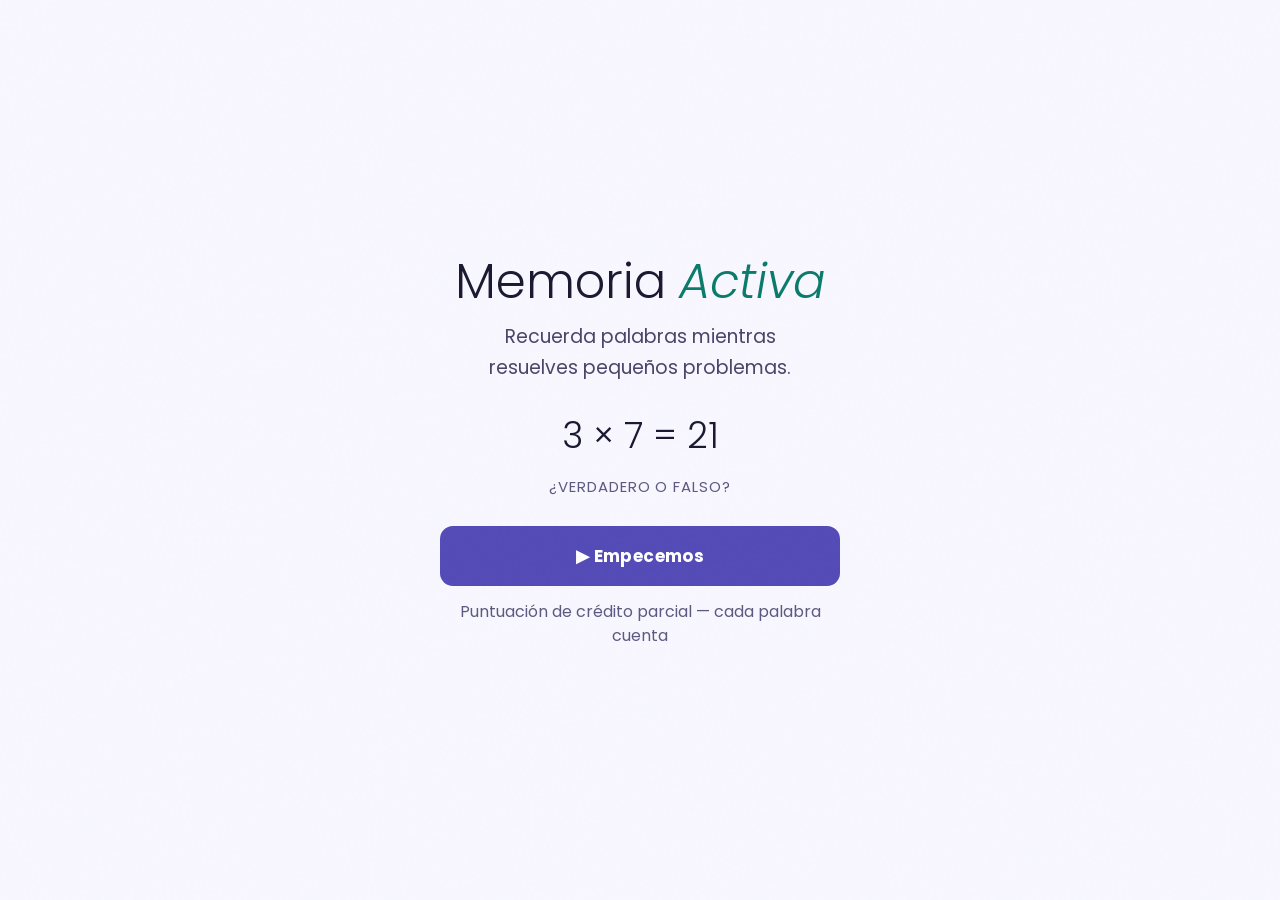
<file: memoria_activa.html>
<!DOCTYPE html>
<html lang="es">
<head>
<meta charset="UTF-8">
<meta name="viewport" content="width=device-width, initial-scale=1.0">
<title>EntrenaMente — Memoria Activa</title>
<style>
:root {
  --bg:#F8F7FF; --bg2:#F0EEF8; --card:#FFFFFF; --card2:#F4F2FC;
  --border:rgba(0,0,0,0.07); --border2:rgba(0,0,0,0.13);
  --text:#1A1830; --text2:#4A4468; --text3:#5C5880;
  --violet:#6C5CE7; --violet-d:rgba(108,92,231,0.10); --violet-b:rgba(108,92,231,0.25);
  --violet-deep:#534AB7;
  --teal:#0A7A6A; --teal-d:rgba(10,122,106,0.10); --teal-b:rgba(10,122,106,0.25);
  --gold:#C9A84C; --gold-l:rgba(201,168,76,0.12); --gold-b:rgba(201,168,76,0.30);
  --amber:#F5A623; --amber-d:rgba(245,166,35,0.12); --amber-b:rgba(245,166,35,0.28);
  --coral:#E05C5C; --coral-d:rgba(224,92,92,0.12); --coral-b:rgba(224,92,92,0.30);
  --purple:#B8A9FF; --purple-d:rgba(184,169,255,0.12); --purple-b:rgba(184,169,255,0.28);
  --green:#52C98A; --green-d:rgba(82,201,138,0.12); --green-b:rgba(82,201,138,0.30);
  --ink:var(--text); --ink2:var(--text2); --muted:#4A4860;
  --r:14px; --sh:0 2px 20px rgba(0,0,0,0.35);
}

* { box-sizing: border-box; margin: 0; padding: 0; }
body {
  font-family: 'Poppins', sans-serif;
  background:var(--bg); color:var(--text);
  min-height: 100vh; display: flex; flex-direction: column; align-items: center;
  padding-bottom: 60px;
}

header {
  width: 100%; background: var(--ink);
  display: flex; align-items: center; justify-content: space-between;
  padding: 13px 26px;
}
.logo { font-size: 14px; font-weight: 700; color: #fff; letter-spacing: 0.03em; }
.logo em { color: #F5C842; font-style: normal; }
.ex-tag {
  font-size: 11px; font-weight: 700; letter-spacing: 0.09em; text-transform: uppercase;
  color: var(--teal-l); background: rgba(14,116,144,0.3);
  border: 1px solid rgba(14,116,144,0.5); padding: 3px 11px; border-radius: 20px;
}
.hstats { display: flex; gap: 14px; }
.hstat { font-size: 12px; color: rgba(255,255,255,0.45); display: flex; gap: 5px; align-items: center; }
.hstat b { color: #F5C842; }

main { width: 100%; max-width: 680px; padding: 24px 16px 0; display: flex; flex-direction: column; gap: 18px; }

/* Stage dots */
.sdots { display: flex; gap: 5px; }
.sdot { flex: 1; height: 4px; border-radius: 2px; background: var(--bg2); transition: background 0.35s; }
.sdot.done { background: var(--teal); }
.sdot.active { background: var(--amber); }

/* Card */
.card { background: var(--card); border-radius: var(--r); border: 1.5px solid var(--border2); box-shadow: var(--sh); overflow: hidden; display: none; }
.card.show { display: block; }
#stage-1.show, #stage-2.show, #stage-recall.show { min-height:100dvh; border-radius:0; border-left:none; border-right:none; border-top:none; display:flex; flex-direction:column; }

.chead { padding: 16px 22px 14px; border-bottom: 1.5px solid var(--border); display: flex; justify-content: space-between; align-items: flex-start; gap: 12px; }
.ctitle { font-size: 15px; font-weight: 700; margin-bottom: 3px; }
.csub { font-size: 12px; color: var(--ink2); line-height: 1.55; max-width: 360px; }
.cpills { display: flex; gap: 6px; margin-top: 8px; flex-wrap: wrap; }
.pill { font-size: 10px; font-weight: 700; letter-spacing: 0.07em; text-transform: uppercase; padding: 2px 8px; border-radius: 20px; }
.pt { background: var(--teal-l); color: var(--teal); }
.pa { background: var(--amber-l); color: var(--amber); }
.pp { background: var(--purple-l); color: var(--purple); }
.pg { background: var(--green-l); color: var(--green); }

.clive { text-align: right; flex-shrink: 0; }
.clive .cv { font-size: 24px; font-weight: 700; color: var(--teal); line-height: 1; font-variant-numeric: tabular-nums; }
.clive .cl { font-size: 10px; color: var(--muted); letter-spacing: 0.06em; text-transform: uppercase; margin-top: 2px; }

.prog-bar { height: 3px; background: var(--bg2); }
.prog-fill { height: 100%; transition: width 0.4s ease, background 0.3s; }

/* Mode tabs */
.mode-tabs { display: grid; grid-template-columns: 1fr 1fr; gap: 7px; }
.mtab {
  padding: 11px 10px; border-radius: 11px;
  border: 1.5px solid var(--border2); background: var(--card);
  cursor: pointer; text-align: center;
  font-size: 11px; font-weight: 700; color: var(--muted);
  letter-spacing: 0.04em; text-transform: uppercase; transition: all 0.18s;
}
.mtab:hover { border-color:var(--teal);color:var(--text);background:var(--teal-d); }
.mtab.mactive { background: var(--purple-m); border-color:var(--teal);color:var(--text);background:var(--teal-d); }
.mtab .micon { font-size: 20px; display: block; margin-bottom: 4px; }

/* Buttons */
.btn {
  font-family: 'Poppins', sans-serif; font-size: 13px; font-weight: 700;
  padding: 9px 18px; border-radius: 10px; border: none; cursor: pointer;
  letter-spacing: 0.02em; transition: all 0.15s;
}
.btn-ink { background: var(--ink); color: #fff; }
.btn-ink:hover { background: var(--purple); }
.btn-teal { background: var(--teal); color: #fff; }
.btn-teal:hover { opacity: 0.88; }
.btn-ghost { background: transparent; color: var(--ink2); border: 1.5px solid var(--border2); }
.btn-ghost:hover { border-color: var(--ink); color: var(--ink); }
.btn-sm { padding: 7px 13px; font-size: 12px; }

.cfooter { padding:14px 20px 28px; border-top:1px solid var(--border); display:flex; align-items:center; justify-content:space-between; gap:10px; margin-top:auto; }

/* ══════════════════════════════
   PHASE 1 — Processing task
   ══════════════════════════════ */
.proc-area { flex:1; display:flex; flex-direction:column; align-items:center; justify-content:center; padding:32px 24px; }

/* Operation span: equation */
.equation-display {
  font-family: 'Poppins',sans-serif;
  font-size: 52px; font-weight: 300; color: var(--text);
  text-align: center; letter-spacing: -0.01em; margin-bottom: 36px;
}
.equation-q { font-size: 16px; color: var(--ink2); text-align: center; margin-top: -4px; }
.tf-btns { display: flex; gap: 12px; }
.tf-btn {
  width: 140px; padding: 18px; border-radius: 14px;
  border: 1.5px solid var(--border2); background: var(--card2);
  font-family: 'Fredoka', 'Poppins',sans-serif; font-size: 18px; font-weight: 600;
  cursor: pointer; text-align: center; transition: all 0.14s; color: var(--text2);
}
.tf-btn:hover { border-color: var(--teal); color: var(--teal); background: var(--teal-m); }
.tf-btn.tf-correct { background: var(--green-m); border-color: var(--green); color: var(--green); pointer-events: none; }
.tf-btn.tf-wrong { background: var(--coral-m); border-color: var(--coral); color: var(--coral); pointer-events: none; }
.tf-btn.tf-locked { pointer-events: none; opacity: 0.4; }

/* Reading span: sentence judgment */
.sent-display {
  font-family: 'Crimson Pro', serif;
  font-size: 20px; line-height: 1.7; color: var(--ink);
  text-align: center; max-width: 480px;
  padding: 14px 0;
}
.sent-q { font-size: 13px; color: var(--ink2); text-align: center; }

/* ══════════════════════════════
   PHASE 2 — Memory item flash
   ══════════════════════════════ */
.mem-flash-wrap {
  flex: 1; display: flex; flex-direction: column;
  align-items: center; justify-content: center; gap: 12px;
  padding: 24px;
}
.mem-label { font-size: 11px; font-weight: 700; letter-spacing: 0.08em; text-transform: uppercase; color: var(--muted); }
.mem-item {
  font-family: 'Fredoka', 'Poppins',sans-serif;
  font-size: 52px; font-weight: 600; color: var(--violet);
  letter-spacing: 0.06em; min-height: 60px;
}
.mem-item.hidden { opacity: 0; }
.mem-progress {
  display: flex; gap: 7px;
}
.mem-dot {
  width: 9px; height: 9px; border-radius: 50%;
  background: var(--border2); transition: background 0.2s;
}
.mem-dot.seen { background: var(--purple); }

/* ══════════════════════════════
   PHASE 3 — Recall
   ══════════════════════════════ */
.recall-area { flex:1; display:flex; flex-direction:column; align-items:center; justify-content:center; padding:24px; gap:20px; }
.recall-label { font-size: 11px; font-weight: 700; letter-spacing: 0.08em; text-transform: uppercase; color: var(--muted); margin-bottom: 12px; }
.recall-slots { display: flex; gap: 8px; flex-wrap: wrap; margin-bottom: 16px; justify-content: center; }
.recall-slot {
  min-width: 52px; height: 52px; padding: 0 10px; border-radius: 10px;
  border: 1.5px solid var(--border2); background: var(--card2);
  display: flex; align-items: center; justify-content: center;
  font-family: 'Poppins', sans-serif; font-size: 13px; font-weight: 700;
  color: var(--ink); transition: all 0.15s; letter-spacing: 0.03em;
  position: relative;
}
.recall-slot.active-slot { border-color: var(--purple); background: var(--purple-m); }
.recall-slot.slot-filled { border-color:var(--teal);color:var(--text);background:var(--teal-d); }
.recall-slot.slot-correct { border-color: var(--teal); background: var(--teal-m); color: var(--teal); }
.recall-slot.slot-wrong { border-color: var(--coral); background: var(--coral-m); color: var(--coral); }
.recall-slot.slot-partial { border-color: var(--amber); background: var(--amber-m); color: var(--amber); }

.recall-slot .slot-reveal {
  position: absolute; bottom: -18px; left: 50%; transform: translateX(-50%);
  font-size: 10px; font-family: 'Poppins', sans-serif; font-weight: 700;
  color: var(--teal); white-space: nowrap; opacity: 0; transition: opacity 0.2s;
}
.recall-slot.slot-wrong .slot-reveal { opacity: 1; }

.keyboard { display: grid; grid-template-columns: repeat(7, 1fr); gap: 6px; max-width: 420px; margin: 0 auto; }
.key {
  padding: 11px 6px; border-radius: 9px;
  border: 1.5px solid var(--border2); background: var(--card2);
  font-family: 'Crimson Pro', serif; font-size: 20px; font-weight: 500;
  cursor: pointer; text-align: center; transition: all 0.12s; color: var(--ink);
}
.key:hover { border-color:var(--teal);color:var(--text);background:var(--teal-d); background: var(--purple-m); }
.key.key-used { opacity: 0.3; pointer-events: none; }
.key.key-backspace { font-size: 17px; font-family: 'Poppins', sans-serif; font-weight: 700; color: var(--ink2); }
.key.key-submit { background: var(--teal); color: #fff; border-color: var(--teal); font-family: 'Poppins', sans-serif; font-size: 13px; font-weight: 700; }
.key.key-submit:hover { opacity: 0.88; }

/* ══════════════════════════════
   Results
   ══════════════════════════════ */
.res-body { padding: 24px 22px; display: flex; flex-direction: column; gap: 16px; }
.res-top { display: grid; grid-template-columns: 1fr 1fr; gap: 10px; }
.res-box { background: var(--card2); border: 1.5px solid var(--border); border-radius: 12px; padding: 14px 12px; text-align: center; }
.res-box .rv { font-size: 36px; font-weight: 300; color: var(--teal); line-height: 1; }
.res-box .rl { font-size: 11px; color: var(--muted); letter-spacing: 0.05em; text-transform: uppercase; margin-top: 4px; }
.res-grid { display: grid; grid-template-columns: 1fr 1fr 1fr; gap: 10px; }
.rg { background: var(--card2); border: 1.5px solid var(--border); border-radius: 11px; padding: 11px 10px; text-align: center; }
.rg .rv { font-size: 18px; font-weight: 700; color: var(--ink); }
.rg .rl { font-size: 10px; color: var(--muted); letter-spacing: 0.05em; text-transform: uppercase; margin-top: 2px; }
.insight { padding: 14px 16px; border-radius: 11px; background: var(--purple-m); border: 1.5px solid rgba(109,40,217,0.15); font-size: 13px; color: var(--ink2); line-height: 1.65; }
.insight strong { color: var(--purple); }
.res-btns { display: flex; gap: 10px; justify-content: center; }

/* Partial credit visualisation */
.trial-history { display: flex; gap: 5px; flex-wrap: wrap; padding: 0 22px 16px; }
.th-pill {
  padding: 3px 9px; border-radius: 20px; font-size: 11px; font-weight: 700;
  letter-spacing: 0.04em;
}
.th-full { background: var(--green-l); color: var(--green); }
.th-partial { background: var(--amber-l); color: var(--amber); }
.th-zero { background: var(--coral-l); color: var(--coral); }

/* Progress banner */
.adapt-banner { display: none; padding: 7px 18px; margin: 0 22px 10px; border-radius: 9px; font-size: 12px; font-weight: 700; text-align: center; }
.adapt-banner.up { background: var(--teal-m); color: var(--teal); border: 1px solid rgba(14,116,144,0.2); display: block; }
.adapt-banner.down { background: var(--coral-m); color: var(--coral); border: 1px solid rgba(190,18,60,0.2); display: block; }

/* Science note */
.sci { background: var(--card); border: 1.5px solid var(--border2); border-radius: var(--r); padding: 16px 20px; font-size: 12px; color: var(--ink2); line-height: 1.7; box-shadow: var(--sh); }
.sci-hd { font-size: 10px; font-weight: 700; letter-spacing: 0.09em; text-transform: uppercase; color: var(--muted); margin-bottom: 7px; }

/* ═══════════════════════════════════════
   MOBILE RESPONSIVENESS — applied globally
   ═══════════════════════════════════════ */
@media (max-width: 640px) {
  /* Base text scale up */
  body { font-size: 16px; }

  /* Header: hide XP bar and secondary stats on very small screens */
  .xp-bar-wrap { display: none !important; }
  header { padding: 12px 16px !important; }

  /* Main container: full bleed with comfortable padding */
  main { padding: 16px 12px 0 !important; gap: 14px !important; }

  /* Cards: reduce padding so content breathes */
  .chead, .card-top { padding: 14px 16px 12px !important; }
  .ctitle, .card-title { font-size: 17px !important; }
  .csub, .card-sub { font-size: 14px !important; }

  /* Controls grid: single column on mobile */
  .controls-grid { grid-template-columns: 1fr !important; padding: 14px 16px !important; }

  /* Question options: bigger tap targets */
  .q-opt, .qopt, .copt, .ropt { 
    padding: 14px 16px !important; 
    font-size: 15px !important; 
    min-height: 48px !important;
  }

  /* RSVP word: bigger on mobile */
  .rsvp-pre, .rsvp-focal, .rsvp-post, .rsvp-word-full { font-size: 36px !important; }
  .rsvp-phrase { font-size: 22px !important; line-height: 1.4 !important; }
  .rsvp-viewport { height: 180px !important; padding: 0 16px !important; }

  /* Buttons: full width on mobile where stacked */
  .cfooter, .q-footer, .drill-footer { 
    padding: 12px 14px !important; 
    flex-wrap: wrap !important; 
    gap: 8px !important;
  }
  .btn { font-size: 14px !important; padding: 11px 16px !important; min-height: 44px !important; }
  .btn-sm { font-size: 13px !important; padding: 10px 14px !important; }
  .start-btn { font-size: 16px !important; padding: 16px !important; }

  /* Memory slots: 2 col max */
  .memory-slots { grid-template-columns: 1fr 1fr !important; }

  /* Recall grid: single col on narrow phones */
  .recall-grid { grid-template-columns: 1fr !important; }

  /* Word flash display */
  .word-big { font-size: 34px !important; }
  .mem-item { font-size: 38px !important; }

  /* n-back grid cells */
  .vis-grid { width: 192px !important; gap: 6px !important; }
  .cell { width: 56px !important; height: 56px !important; }

  /* Letter display */
  .letter-display { font-size: 42px !important; }

  /* Mode/tab grids */
  .mode-grid { grid-template-columns: 1fr !important; }
  .mode-tabs { grid-template-columns: 1fr !important; }
  .task-tabs { grid-template-columns: 1fr !important; }

  /* Pillar section padding on index */
  .pillar, .section-label, .divider { padding-left: 16px !important; padding-right: 16px !important; }

  /* Results boxes */
  .res-top, .res-grid { gap: 8px !important; }
  .res-box .rv, .res-big .rv { font-size: 32px !important; }

  /* Sentence display in Contrarreloj */
  .sentence-display { font-size: 16px !important; line-height: 1.8 !important; }
  .reading-area { padding: 18px 16px 14px !important; }

  /* Recall slots in Memoria Activa */
  .recall-slot { min-width: 44px !important; height: 46px !important; font-size: 12px !important; }
  .recall-area { padding: 14px 14px 16px !important; }
  .keyboard { gap: 5px !important; }
  .key { padding: 10px 5px !important; font-size: 14px !important; }

  /* Equation display */
  .equation-display { font-size: 26px !important; }

  /* Sent display in Contrarreloj */
  .sent-display { font-size: 18px !important; }

  /* Tutorial steps */
  .tut-body { padding: 14px 16px !important; font-size: 14px !important; }
  .tut-footer { padding: 12px 16px !important; }
  .tut-head { padding: 10px 16px !important; }

  /* Stats header: smaller */
  .hstats { gap: 10px !important; }
  .hstat { font-size: 11px !important; }
  .hstat b { font-size: 12px !important; }

  /* Science note collapsible */
  .sci-toggle-btn { font-size: 13px !important; }
}

/* Collapsible science note */
.sci-details {
  background: var(--card, #fff);
  border: 1.5px solid var(--border2, rgba(0,0,0,0.12));
  border-radius: 12px;
  overflow: hidden;
  box-shadow: 0 1px 4px rgba(0,0,0,0.06);
}
.sci-details summary {
  padding: 13px 18px;
  font-size: 13px; font-weight: 700;
  cursor: pointer; list-style: none;
  display: flex; align-items: center; justify-content: space-between;
  color: var(--muted, #888); letter-spacing: 0.03em;
  user-select: none;
  -webkit-tap-highlight-color: transparent;
}
.sci-details summary::-webkit-details-marker { display: none; }
.sci-details summary::after {
  content: '▸';
  font-size: 11px; transition: transform 0.2s;
  color: var(--muted, #888);
}
.sci-details[open] summary::after { transform: rotate(90deg); }
.sci-details[open] summary {
  border-bottom: 1.5px solid var(--border, rgba(0,0,0,0.08));
}
.sci-details-body {
  padding: 14px 18px 16px;
  font-size: 13px; color:var(--text); line-height: 1.7;
}
@media (max-width: 640px) {
  .sci-details summary { font-size: 14px !important; padding: 14px 16px !important; }
  .sci-details-body { font-size: 14px !important; padding: 14px 16px 16px !important; }
}

body::before{display:none;}

/* ── Shared design system classes ── */
.logo{font-family:'Poppins',sans-serif;font-size:20px;font-weight:300;color:var(--text);letter-spacing:-0.01em;}
.logo em{color:var(--gold);font-style:italic;}
.hdr-back{font-size:15px;color:var(--text3);text-decoration:none;display:flex;align-items:center;gap:4px;transition:color 0.15s;}
.hdr-back:hover{color:var(--text2);}
.hdr-ex-name{font-size:15px;font-weight:600;letter-spacing:0.08em;text-transform:uppercase;color:var(--text3);}
.hdr-stat{font-size:15px;color:var(--text3);display:flex;align-items:center;gap:5px;}
.hdr-stat b{color:var(--teal);font-size:13px;}
.instr-banner{background:var(--teal-d);border-bottom:1px solid var(--teal-b);padding:14px 20px;display:flex;align-items:flex-start;gap:12px;}
.instr-icon{font-size:20px;flex-shrink:0;margin-top:1px;}
.instr-text{font-size:17px;color:var(--text2);line-height:1.65;}
.instr-text strong{color:var(--text);font-weight:600;}
.card-title-serif{font-family:'Poppins',sans-serif;font-size:24px;font-weight:300;color:var(--text);line-height:1.1;margin-bottom:4px;}
.sci-details{background:var(--card);border:1px solid var(--border2);border-radius:var(--r);box-shadow:var(--sh);overflow:hidden;}
.sci-details summary{padding:13px 18px;font-size:12px;font-weight:700;letter-spacing:0.07em;text-transform:uppercase;color:var(--text3);cursor:pointer;list-style:none;display:flex;align-items:center;justify-content:space-between;-webkit-tap-highlight-color:transparent;}
.sci-details summary::-webkit-details-marker{display:none;}
.sci-details summary::after{content:'▸';font-size:10px;transition:transform 0.2s;color:var(--text3);}
.sci-details[open] summary::after{transform:rotate(90deg);}
.sci-details[open] summary{border-bottom:1px solid var(--border);}
.sci-body,.sci-details-body{padding:14px 18px 16px;font-size:16px;color:var(--text2);line-height:1.7;}
.sci-body strong,.sci-details-body strong{color:var(--text);}


/* ── Ready Screen ── */
.ready-screen {
  position:fixed; inset:0; z-index:200;
  background:var(--bg);
  display:flex; flex-direction:column;
  align-items:center; justify-content:center;
  padding:32px 24px; text-align:center;
  overflow:hidden;
}
.ready-screen.hidden { display:none; }
.ready-screen::before {
  content:''; position:absolute; inset:0; pointer-events:none; z-index:0; opacity:0.4;
  background-image:url("data:image/svg+xml,%3Csvg viewBox='0 0 256 256' xmlns='http://www.w3.org/2000/svg'%3E%3Cfilter id='n'%3E%3CfeTurbulence type='fractalNoise' baseFrequency='0.9' numOctaves='4' stitchTiles='stitch'/%3E%3C/filter%3E%3Crect width='100%25' height='100%25' filter='url(%23n)' opacity='0.05'/%3E%3C/svg%3E");
}
.ready-inner{display:flex;flex-direction:column;align-items:center;width:100%;max-width:400px;padding:12px 0 8px;text-align:center;}
@keyframes rdyUp { from{opacity:0;transform:translateY(20px)} to{opacity:1;transform:translateY(0)} }
.ready-logo{font-family:'Fredoka',sans-serif;font-size:14px;font-weight:600;color:var(--text3);letter-spacing:0.02em;margin-bottom:16px;text-align:center;}
.ready-logo em{color:var(--violet);font-style:italic;}
.ready-title {
  font-family:'Poppins',sans-serif;
  font-size:clamp(32px,8vw,48px); font-weight:300;
  color:var(--text); line-height:1.1; margin-bottom:12px;
}
.ready-title em { color:var(--teal); font-style:italic; }
.ready-sub{font-size:19px;color:var(--text2);line-height:1.65;text-align:center;margin-bottom:24px;max-width:320px;}
.ready-sub strong { color:var(--text); font-weight:600; }

/* Animation preview box */
.ready-preview {
  width:100%; max-width:340px;
  background:var(--card); border:1px solid var(--border2);
  border-radius:16px; overflow:hidden;
  margin-bottom:28px; min-height:110px;
  display:flex; align-items:center; justify-content:center;
  position:relative;
}
.preview-label {
  position:absolute; top:10px; left:14px;
  font-size:10px; font-weight:700; letter-spacing:0.10em;
  text-transform:uppercase; color:var(--text3);
}
.preview-inner {
  padding:20px 24px; width:100%;
  display:flex; align-items:center; justify-content:center;
}


.ready-step-text strong { color:var(--text); font-weight:600; }

.ready-btn {
  width:100%; padding:17px;
  background:var(--teal); color:var(--bg);
  border:none; border-radius:13px; cursor:pointer;
  font-family:'Poppins',sans-serif;
  font-size:17px; font-weight:700; letter-spacing:0.02em;
  transition:all 0.2s; -webkit-tap-highlight-color:transparent;
  margin-bottom:14px;
}
.ready-btn:hover { opacity:0.88; transform:translateY(-1px); }
.ready-btn:active { transform:translateY(0); }
.ready-hint {
  font-size:16px; color:var(--text3); line-height:1.5;
}

@media(max-width:600px) {
  .ready-screen { padding:24px 16px; }
  .ready-title { font-size:34px; }
  .ready-sub { font-size:16px; }
  .ready-steps { flex-direction:column; gap:8px; }
  .ready-btn { font-size:16px; padding:16px; }
}


/* ── Brand logo ── */
.logo, .brand-name {
  font-family: 'Fredoka','Poppins',sans-serif;
  font-size: 20px; font-weight: 600;
  color: var(--text); letter-spacing: -0.01em;
  display: flex; align-items: center;
}
.logo em, .brand-name em {
  color: var(--violet); font-style: italic;
}
/* ── Primary button — violet ── */
.btn-teal, .ready-btn {
  background: var(--violet-deep) !important;
  color: #fff !important;
}
.btn-teal:hover, .ready-btn:hover {
  background: var(--violet) !important;
  opacity: 1 !important;
}
/* Keep teal for success/feedback states */
.btn-teal.btn-success { background: var(--teal) !important; }


/* Session next button — shown only during session flow */
.session-next-btn {
  display: none;
  width: 100%;
  padding: 16px;
  background: var(--violet-deep);
  color: #fff;
  border: none;
  border-radius: 13px;
  font-family: 'Fredoka', 'Poppins',sans-serif;
  font-size: 17px;
  font-weight: 600;
  cursor: pointer;
  transition: all 0.2s;
  margin-top: 10px;
  -webkit-tap-highlight-color: transparent;
}
.session-next-btn:hover { background: var(--violet); }

</style>
<link rel="preconnect" href="https://fonts.googleapis.com">
<link href="https://fonts.googleapis.com/css2?family=Fredoka:wght@600&family=Poppins:wght@400;500;600;700&display=swap" rel="stylesheet">
</head>
<body>

<main>

<div class="ready-screen" id="ready-screen">
  <div class="ready-inner">
    <div class="ready-title">Memoria <em>Activa</em></div>
    <div class="ready-sub">Recuerda palabras mientras resuelves pequeños problemas.</div>
    <div style="width:100%;margin-bottom:28px;text-align:center;">
      <div id="rdy-mem-anim" style="min-height:90px;display:flex;flex-direction:column;align-items:center;justify-content:center;gap:8px;">
        <div id="rdy-mem-eq" style="font-family:'Poppins',sans-serif;font-size:32px;color:var(--text);transition:opacity 0.25s;"></div>
        <div id="rdy-mem-word" style="font-family:'Poppins',sans-serif;font-size:28px;color:var(--teal);letter-spacing:0.08em;transition:opacity 0.25s;display:none;"></div>
        <div id="rdy-mem-label" style="font-size:15px;color:var(--text3);letter-spacing:0.06em;text-transform:uppercase;margin-top:4px;"></div>
      </div>
    </div>
    <button class="ready-btn" onclick="dismissReady()">▶ Empecemos</button>
    <div class="ready-hint">Puntuación de crédito parcial — cada palabra cuenta</div>
  </div>
</div>
<script>
function dismissReady(){
  document.getElementById('ready-screen').classList.add('hidden');
  // startSession calls setStage(1) and requestWakeLock internally
  startSession();
}

// Mode transition between span types
function showSpanTransition(){
  let ov=document.getElementById('span-transition');
  if(!ov){
    ov=document.createElement('div');
    ov.id='span-transition';
    ov.style.cssText='position:fixed;inset:0;z-index:300;background:var(--bg);display:flex;flex-direction:column;align-items:center;justify-content:center;gap:16px;padding:32px;text-align:center;';
    document.body.appendChild(ov);
  }
  ov.innerHTML=`
    <div style="font-family:'Poppins',sans-serif;font-size:36px;font-weight:300;color:var(--text);margin-bottom:4px;">¡Bien hecho!</div>
    <div style="font-size:16px;color:var(--text2);max-width:320px;line-height:1.65;margin-bottom:8px;">Ahora inténtalo con <strong style="color:var(--text);">oraciones</strong> en lugar de ecuaciones. Mismo objetivo — recuerda las palabras en orden.</div>
    <div style="background:var(--card);border:1px solid var(--border2);border-radius:12px;padding:16px 20px;max-width:300px;font-size:14px;color:var(--text2);line-height:1.6;">
      <em style="color:var(--teal);">"El cielo es azul"</em> → ¿Es verdad? → Recuerda: <strong>azul</strong>
    </div>
    <button onclick="document.getElementById('span-transition').style.display='none';startReadingSpan();" style="width:100%;max-width:300px;padding:15px;background:var(--teal);color:var(--bg);border:none;border-radius:12px;font-family:'Poppins',sans-serif;font-size:16px;font-weight:700;cursor:pointer;margin-top:8px;">▶ Continuar</button>
  `;
  ov.style.display='flex';
}


// ── Session completion tracking ──
function markComplete() {
  try {
    const today = new Date().toISOString().slice(0,10);
    const all = JSON.parse(localStorage.getItem('em_completions') || '{}');
    if(!all[today]) all[today] = [];
    if(!all[today].includes('memoria')) all[today].push('memoria');
    localStorage.setItem('em_completions', JSON.stringify(all));
  } catch(e) {}
  showSessionUI();
}

function completeAndContinue() {
  markComplete();
  setTimeout(() => goNextOrHome('index.html'), 1200);
}


// ── Session navigation ──
function getSessionNext() {
  try {
    const q = JSON.parse(localStorage.getItem('em_session_queue')||'null');
    if(!q) return null;
    const today = new Date().toISOString().slice(0,10);
    if(q.date !== today) return null; // stale queue

    // Get completed today
    const all = JSON.parse(localStorage.getItem('em_completions')||'{}');
    const done = all[today] || [];

    // Find next uncompleted in queue
    const remaining = q.keys.filter(k => !done.includes(k));
    if(remaining.length === 0) return 'done'; // all finished

    const urls = {
      flash:'lectura_flash_rsvp.html', bloques:'lectura_por_bloques_prototype.html',
      contra:'contrarreloj.html', vision:'vision_paralela.html',
      saltos:'saltos_visuales.html', memoria:'memoria_activa.html',
      cats:'actualizacion_categorias.html', continua:'actualizacion_continua.html',
    };
    return urls[remaining[0]] ? urls[remaining[0]] + '?session=1' : null;
  } catch(e) { return null; }
}

function isInSession() {
  return new URLSearchParams(window.location.search).get('session') === '1';
}

function goNextOrHome(homeUrl) {
  if(!isInSession()) { window.location.href = homeUrl; return; }
  const next = getSessionNext();
  if(!next || next === 'done') {
    window.location.href = 'index.html?done=session';
  } else {
    window.location.href = next;
  }
}


// Update session button labels to reflect position in queue
function updateSessionBtnLabels() {
  if(!isInSession()) return;
  const next = getSessionNext();
  const isLast = !next || next === 'done';
  const label = isLast ? 'Finalizar sesión →' : 'Siguiente ejercicio →';
  document.querySelectorAll('.session-next-btn').forEach(b => {
    b.textContent = label;
  });
}


// ── Memoria Activa ready screen animation ──
(function startMemAnim(){
  const eqEl  = document.getElementById('rdy-mem-eq');
  const wdEl  = document.getElementById('rdy-mem-word');
  const lbEl  = document.getElementById('rdy-mem-label');
  if(!eqEl) return;

  const steps = [
    { type:'eq',   text:'3 × 7 = 21', label:'¿Verdadero o falso?' },
    { type:'word', text:'LUNA',        label:'Memoriza esta palabra' },
    { type:'eq',   text:'8 + 5 = 14', label:'¿Verdadero o falso?' },
    { type:'word', text:'CAMPO',       label:'Memoriza esta palabra' },
    { type:'recall',text:'LUNA · CAMPO', label:'¿En qué orden aparecieron?' },
  ];
  let i = 0;

  function showStep(){
    const s = steps[i % steps.length];
    // Fade out
    eqEl.style.opacity = '0';
    wdEl.style.opacity = '0';
    setTimeout(()=>{
      lbEl.textContent = s.label;
      if(s.type === 'word'){
        eqEl.style.display = 'none';
        wdEl.style.display = 'block';
        wdEl.textContent = s.text;
        wdEl.style.opacity = '1';
      } else if(s.type === 'recall'){
        eqEl.style.display = 'block';
        wdEl.style.display = 'none';
        eqEl.style.fontSize = '22px';
        eqEl.style.color = 'var(--violet)';
        eqEl.textContent = s.text;
        eqEl.style.opacity = '1';
      } else {
        eqEl.style.display = 'block';
        wdEl.style.display = 'none';
        eqEl.style.fontSize = '36px';
        eqEl.style.fontFamily = "'Poppins',sans-serif";
        eqEl.style.fontWeight = '300';
        eqEl.style.color = 'var(--text)';
        eqEl.textContent = s.text;
        eqEl.style.opacity = '1';
      }
      i++;
    }, 250);
  }

  showStep();
  setInterval(showStep, 1800);
})();

</script>


  <div class="sdots" style="display:none;">
    <div class="sdot active" id="sd0"></div>
    <div class="sdot" id="sd1"></div>
    <div class="sdot" id="sd2"></div>
  </div>

  <!-- Mode selector -->
  <div class="mode-tabs" style="display:none;">
    <div class="mtab mactive" id="tab-op" onclick="setMode('operation')">
      <span class="micon">✕÷</span>Amplitud de operación
    </div>
    <div class="mtab" id="tab-rs" onclick="setMode('reading')">
      <span class="micon">📖</span>Amplitud de lectura
    </div>
  </div>

  <!-- ══════════════════════════
       STAGE 0: Settings / Intro
       ══════════════════════════ -->
  <div class="card show" id="stage-0">
    <div class="chead">
      <div>
        <div class="ctitle" id="s0-title">Amplitud de operación</div>
        <div class="csub" id="s0-sub">Verifica cada ecuación (verdadero/falso), luego memoriza la palabra que aparece. Al final de cada ronda, recuerda todas las palabras en orden.</div>
        <div class="cpills">
          <span class="pill pt">Complex span</span>
          <span class="pill pa">Amplitud adaptativa</span>
          <span class="pill pp">Puntuación parcial</span>
        </div>
      </div>
      <div class="clive"><div class="cv" id="s0-setsize">3</div><div class="cl">tamaño inicial</div></div>
    </div>

    <div style="padding:20px 24px 8px">
      <div style="font-size:13px;color:var(--ink2);line-height:1.7;margin-bottom:16px" id="s0-desc">
        <strong>Cómo funciona:</strong> Verás una ecuación matemática. Responde verdadero o falso rápidamente. Luego aparecerá una palabra — memorízala. Esto se repite 3–5 veces por ronda. Al terminar, escribe todas las palabras en orden usando el teclado de pantalla.
      </div>
      <div style="display:grid;grid-template-columns:1fr 1fr;gap:10px;margin-bottom:6px">
        <div style="background:var(--card2);border:1.5px solid var(--border);border-radius:10px;padding:12px;text-align:center">
          <div style="font-size:20px;font-weight:700;color:var(--purple)">3–5</div>
          <div style="font-size:11px;color:var(--muted);margin-top:2px;text-transform:uppercase;letter-spacing:0.06em">palabras por ronda</div>
        </div>
        <div style="background:var(--card2);border:1.5px solid var(--border);border-radius:10px;padding:12px;text-align:center">
          <div style="font-size:20px;font-weight:700;color:var(--teal)">5</div>
          <div style="font-size:11px;color:var(--muted);margin-top:2px;text-transform:uppercase;letter-spacing:0.06em">rondas por sesión</div>
        </div>
      </div>
    </div>

    <div class="cfooter">
      <div style="font-size:12px;color:var(--muted)">~3 minutos · Nivel se ajusta entre sesiones</div>
      <button class="btn btn-teal" onclick="startSession()">▶ Iniciar sesión</button>
    </div>
  </div>

  <!-- ══════════════════════════
       STAGE 1: Trial
       ══════════════════════════ -->
  <div class="card" id="stage-1">
    <div class="chead" style="padding:12px 20px;">
      <div style="font-size:16px;color:var(--text3);">Responde · memoriza · recuerda</div>
      <div class="clive"><div class="cv" id="trial-counter">1/5</div><div class="cl">ronda</div></div>
    </div>
    <div class="prog-bar"><div class="prog-fill" id="trial-fill" style="width:0%;background:var(--amber)"></div></div>

    <!-- Processing task -->
    <div class="proc-area" id="proc-area"></div>

    <!-- Memory item flash (shown after processing judgment) -->
    <div class="mem-flash-wrap" id="mem-flash" style="display:none">
      <div class="mem-label">Memoriza esta palabra</div>
      <div class="mem-item" id="mem-word"></div>
      <div class="mem-progress" id="mem-dots"></div>
    </div>

    <div class="adapt-banner" id="adapt-banner"></div>

    <div class="cfooter" id="trial-footer">
      <div style="font-size:12px;color:var(--muted)" id="trial-hint">Responde la ecuación para continuar</div>
    </div>
  </div>

  <!-- ══════════════════════════
       STAGE 1b: Recall
       ══════════════════════════ -->
  <div class="card" id="stage-recall">
    <div class="chead" style="padding:12px 20px;">
      <div style="font-size:14px;color:var(--text3);">Escribe en orden</div>
      <div class="clive"><div class="cv" id="recall-set">3</div><div class="cl">palabras</div></div>
    </div>
    <div class="recall-area">
      <div class="recall-label">Posición de recuerdo</div>
      <div class="recall-slots" id="recall-slots"></div>
      <div class="keyboard" id="keyboard"></div>
    </div>
  </div>

  <!-- ══════════════════════════
       STAGE 2: Results
       ══════════════════════════ -->
  <div class="card" id="stage-2">
    <div class="chead">
      <div><div class="ctitle">Resultados de sesión</div></div>
    </div>
    <div class="trial-history" id="trial-history"></div>
    <div class="res-body" id="res-body"></div>
  </div>

  <details class="sci-details session-hide">
  <summary>⚗ Puntuación de crédito parcial (Conway et al., 2005)</summary>
  <div class="sci-details-body">A diferencia del método todo-o-nada, el crédito parcial te asigna puntos por cada palabra recordada <em>en la posición correcta</em>, aunque la ronda no sea perfecta. Ejemplo: si la secuencia es MESA-LUNA-CIELO y recuerdas MESA-CIELO-_, obtienes 1 punto (solo MESA en posición correcta). Este método tiene mayor fiabilidad, mejor correlación con comprensión lectora (r=.42) y más sensibilidad para detectar mejoras reales (Unsworth & Engle, 2007). La amplitud de operación automatizada predice comprensión lectora, razonamiento fluido, y atención ejecutiva.</div>
</details>

</main>

<script>
// ────────────────────────────────────
// Content banks
// ────────────────────────────────────
const EQUATIONS = [
  { eq:'4 × 7 = 28', ans: true },  { eq:'9 + 6 = 16', ans: false },
  { eq:'36 ÷ 6 = 6', ans: true },  { eq:'5 × 8 = 42', ans: false },
  { eq:'13 − 5 = 8', ans: true },  { eq:'7 + 9 = 15', ans: false },
  { eq:'6 × 6 = 36', ans: true },  { eq:'48 ÷ 8 = 7', ans: false },
  { eq:'15 − 7 = 8', ans: true },  { eq:'3 × 9 = 28', ans: false },
  { eq:'72 ÷ 9 = 8', ans: true },  { eq:'11 + 8 = 20', ans: false },
  { eq:'8 × 4 = 32', ans: true },  { eq:'25 − 8 = 18', ans: false },
  { eq:'56 ÷ 7 = 8', ans: true },  { eq:'6 + 7 = 14', ans: false },
  { eq:'9 × 9 = 81', ans: true },  { eq:'42 ÷ 6 = 8', ans: false },
  { eq:'17 − 9 = 8', ans: true },  { eq:'4 × 6 = 25', ans: false },
  { eq:'3 × 7 = 21', ans: true },  { eq:'64 ÷ 8 = 9', ans: false },
  { eq:'18 + 7 = 25', ans: true }, { eq:'5 × 7 = 36', ans: false },
  { eq:'45 ÷ 9 = 5', ans: true },  { eq:'16 − 9 = 8', ans: false },
  { eq:'7 × 8 = 56', ans: true },  { eq:'27 ÷ 3 = 8', ans: false },
  { eq:'24 − 6 = 18', ans: true }, { eq:'9 + 8 = 16', ans: false },
  { eq:'6 × 9 = 54', ans: true },  { eq:'35 ÷ 5 = 8', ans: false },
  { eq:'22 − 7 = 15', ans: true }, { eq:'4 × 9 = 37', ans: false },
  { eq:'81 ÷ 9 = 9', ans: true },  { eq:'13 + 9 = 21', ans: false },
  { eq:'5 × 6 = 30', ans: true },  { eq:'63 ÷ 7 = 8', ans: false },
  { eq:'19 − 8 = 11', ans: true }, { eq:'8 × 7 = 54', ans: false },
];
const SENTENCES = [
  { s:'El mar siempre está en movimiento.', ans: true },
  { s:'Los pájaros respiran bajo el agua.', ans: false },
  { s:'La lluvia cae de las nubes hacia la tierra.', ans: true },
  { s:'El sol sale por el oeste cada mañana.', ans: false },
  { s:'Las plantas necesitan luz para crecer.', ans: true },
  { s:'Los peces viven en el desierto.', ans: false },
  { s:'El cerebro humano procesa información constantemente.', ans: true },
  { s:'La luna genera su propia luz.', ans: false },
  { s:'El oxígeno es esencial para la respiración.', ans: true },
  { s:'Los volcanes se forman en el fondo del mar únicamente.', ans: false },
  { s:'La memoria se consolida durante el sueño.', ans: true },
  { s:'Los diamantes son más blandos que el papel.', ans: false },
  { s:'El agua se expande al congelarse.', ans: true },
  { s:'Los humanos usan el cien por ciento del cerebro a la vez.', ans: false },
  { s:'La velocidad de la luz supera la del sonido.', ans: true },
  { s:'Las abejas producen miel a partir del agua de lluvia.', ans: false },
  { s:'El corazón humano late sin descanso toda la vida.', ans: true },
  { s:'Los elefantes son el animal terrestre más rápido.', ans: false },
  { s:'La atmósfera protege la Tierra de los rayos solares.', ans: true },
  { s:'El ADN es idéntico en todas las células del cuerpo.', ans: false },
  { s:'Los árboles absorben dióxido de carbono del aire.', ans: true },
  { s:'El fuego necesita agua para mantenerse encendido.', ans: false },
  { s:'El sistema nervioso transmite señales eléctricas.', ans: true },
  { s:'Los humanos tienen cuatro pulmones.', ans: false },
  { s:'La gravedad mantiene los planetas en órbita.', ans: true },
  { s:'El sonido viaja más rápido que la luz.', ans: false },
  { s:'El hipocampo está relacionado con la formación de memorias.', ans: true },
  { s:'Las plantas carnívoras obtienen energía del suelo únicamente.', ans: false },
  { s:'La corteza terrestre está en constante movimiento.', ans: true },
  { s:'Los humanos pueden sobrevivir semanas sin agua.', ans: false },
];
// Memory words — Spanish domain-relevant vocabulary
const MEM_WORDS = [
  'LUNA','MESA','CIELO','LIBRO','AGUA','MANO','NOCHE','VIENTO','CAMPO','TIEMPO',
  'MUNDO','FLOR','CLAVE','MARCO','FONDO','RITMO','ORDEN','SABOR','CALMA','FORMA',
  'PLUMA','ROCA','BORDE','TINTE','CUEVA','RUIDO','PRISA','TURNO','NUDO','PALMA',
  'BRISA','HUESO','CARTA','LLAMA','MONTE','PAUSA','RASGO','SUELO','TRAMO','VUELO',
  'BOSQUE','CAUCE','CUMBRE','FIEBRE','HERIDA','IMAGEN','JUICIO','LECHO','MEZCLA','NIEBLA',
  'ÓPTICA','PATRÓN','QUILLA','UMBRAL','VÁLVULA','XERÓF','YACIMIENTO','ZAFIRO','ABISMO','BRECHA',
];
const RECALL_ALPHABET = 'ABCDEFGHIJKLMNOPRSTUVZ';

// ────────────────────────────────────
// State
// ────────────────────────────────────
let mode = 'operation'; // 'operation' | 'reading'
let setSize = 3;        // adaptive: items per trial
let trialIdx = 0;       // current trial (0–9)
const TOTAL_TRIALS = 5;

// Per-trial
let trialWords = [];       // words to memorize this trial
let wordIdx = 0;           // which word in the trial sequence we're on
let procIdx = 0;           // which processing item we're on
let procCorrect = 0;       // processing accuracy for the session
let procTotal = 0;

// Per-session accumulation
let allTrialResults = [];  // [{target:[], recalled:[], partialScore, setSize}]
let sessionPartialTotal = 0;
let sessionPossibleTotal = 0;

// Recall state
let recallInput = [];      // words the user has recalled so far (first letters only — use full word)
let recallTarget = [];

// Used equation/sentence indices (avoid repeats)
let usedEqIdx = [], usedSentIdx = [];

// ────────────────────────────────────
// Stage navigation
// 0=intro, 1=trial, 2=recall, 3=results
// ────────────────────────────────────
const STAGE_IDS = ['stage-0','stage-1','stage-recall','stage-2'];
function setStage(n) {
  STAGE_IDS.forEach((id,i) => {
    document.getElementById(id).classList.toggle('show', i===n);
  });
  // Dot mapping: intro→dot0, trial→dot1, recall→dot1, results→dot2
  const dotIdx = n===3 ? 2 : (n===1||n===2) ? 1 : 0;
  ['sd0','sd1','sd2'].forEach((id,i) => {
    const d = document.getElementById(id);
    d.classList.remove('active','done');
    if(dotIdx > i) d.classList.add('done');
    else if(dotIdx === i) d.classList.add('active');
  });
}

// ────────────────────────────────────
// Mode switching — always resets to intro screen
// ────────────────────────────────────
function setMode(m) {
  mode = m;
  trialIdx=0; sessionPartialTotal=0; sessionPossibleTotal=0;
  allTrialResults=[]; procCorrect=0; procTotal=0;
  usedEqIdx=[]; usedSentIdx=[];
  setSize=3; wordIdx=0; procIdx=0;
  recallInput=[]; recallTarget=[];
  // Guard all element refs — some elements removed in UI cleanup
  const _guard = (id, prop, val) => { const el=document.getElementById(id); if(el) el[prop]=val; };
  _guard('tab-op','className', m==='operation' ? 'mtab mactive' : 'mtab');
  _guard('tab-rs','className', m==='reading' ? 'mtab mactive' : 'mtab');
  _guard('s0-setsize','textContent', setSize);
}

// ────────────────────────────────────
// Session start
// ────────────────────────────────────
function startSession() {
  requestWakeLock();
  trialIdx=0; sessionPartialTotal=0; sessionPossibleTotal=0;
  allTrialResults=[]; procCorrect=0; procTotal=0;
  usedEqIdx=[]; usedSentIdx=[];
  document.getElementById('adapt-banner').className='adapt-banner';
  setStage(1);
  startTrial();
}

// ────────────────────────────────────
// Trial
// ────────────────────────────────────
function startTrial() {
  if(trialIdx >= TOTAL_TRIALS) { endSession(); return; }
  wordIdx=0; procIdx=0;
  document.getElementById('trial-counter').textContent=(trialIdx+1)+'/'+TOTAL_TRIALS;
  document.getElementById('trial-fill').style.width=((trialIdx)/TOTAL_TRIALS*100)+'%';
  document.getElementById('trial-hint').textContent = mode==='operation' ? 'Responde la ecuación para continuar' : '¿Tiene sentido la oración?';

  // Generate this trial's memory words (random sample of setSize, no repeats within trial)
  const available = MEM_WORDS.filter(w=>!trialWords.includes(w));
  trialWords = shuffle(MEM_WORDS).slice(0, setSize);
  document.getElementById('adapt-banner').className='adapt-banner';
  showProcessingItem();
}

function pickUnused(pool, usedArr) {
  // If pool exhausted, reset and start again
  if(usedArr.length >= pool.length) usedArr.length = 0;
  let idx;
  let attempts = 0;
  do {
    idx = Math.floor(Math.random() * pool.length);
    attempts++;
    if(attempts > pool.length * 3) { usedArr.length = 0; break; }
  } while(usedArr.includes(idx));
  usedArr.push(idx);
  return pool[idx];
}

function showProcessingItem() {
  const area = document.getElementById('proc-area');
  const memFlash = document.getElementById('mem-flash');
  memFlash.style.display='none';
  area.style.display='flex';

  if(mode==='operation') {
    const eq = pickUnused(EQUATIONS, usedEqIdx);
    area.innerHTML=`
      <div class="equation-display">${eq.eq}</div>
      <div class="tf-btns">
        <div class="tf-btn" onclick="answerProc(this, true, ${eq.ans})">Verdadero</div>
        <div class="tf-btn" onclick="answerProc(this, false, ${!eq.ans})">Falso</div>
      </div>
    `;
  } else {
    const sent = pickUnused(SENTENCES, usedSentIdx);
    area.innerHTML=`
      <div class="sent-display">"${sent.s}"</div>
      <div class="tf-btns" style="margin-top:32px;">
        <div class="tf-btn" onclick="answerProc(this, true, ${sent.ans})">Sí</div>
        <div class="tf-btn" onclick="answerProc(this, false, ${!sent.ans})">No</div>
      </div>
    `;
  }
}

function answerProc(btn, chosen, isCorrect) {
  procTotal++;
  const btns = btn.parentElement.querySelectorAll('.tf-btn');
  btns.forEach(b=>b.classList.add('tf-locked'));
  btn.classList.add(isCorrect ? 'tf-correct' : 'tf-wrong');
  if(isCorrect) procCorrect++;

  setTimeout(showMemItem, 350);
}

function showMemItem() {
  const area = document.getElementById('proc-area');
  const memFlash = document.getElementById('mem-flash');
  area.style.display='none';
  memFlash.style.display='flex';

  const word = trialWords[wordIdx];
  const wordEl = document.getElementById('mem-word');
  wordEl.textContent = word;
  wordEl.className = 'mem-item';

  // Build position dots
  const dots = document.getElementById('mem-dots');
  dots.innerHTML='';
  for(let i=0;i<setSize;i++){
    const d=document.createElement('div');
    d.className='mem-dot'+(i<=wordIdx?' seen':'');
    dots.appendChild(d);
  }

  // Hide after 900ms
  setTimeout(()=>{
    wordEl.className='mem-item hidden';
    wordIdx++;
    setTimeout(()=>{
      if(wordIdx < setSize) {
        showProcessingItem();
      } else {
        startRecall();
      }
    }, 200);
  }, 900);
}

// ────────────────────────────────────
// Recall phase
// ────────────────────────────────────
function startRecall() {
  recallInput = [];
  recallTarget = [...trialWords];
  document.getElementById('recall-set').textContent = setSize;
  setStage(2); // show recall card
  buildRecallUI();
}

function buildRecallUI() {
  // Slots — one per word position
  const slots = document.getElementById('recall-slots');
  slots.innerHTML='';
  for(let i=0;i<setSize;i++){
    const s=document.createElement('div');
    s.className='recall-slot'+(i===0?' active-slot':'');
    s.id='slot-'+i;
    s.innerHTML='<span class="slot-reveal"></span>';
    slots.appendChild(s);
  }

  // Word tiles: all words from THIS trial's pool, shuffled — full word visible
  // User taps to place in next available slot; tapped tiles become inactive
  const keys = document.getElementById('keyboard');
  keys.innerHTML='';
  keys.style.gridTemplateColumns='repeat(3, 1fr)';
  keys.style.maxWidth='400px';

  const shuffledWords = shuffle([...trialWords]);
  shuffledWords.forEach(word => {
    const k = document.createElement('div');
    k.className='key'; 
    k.textContent=word;
    k.dataset.word=word;
    k.style.cssText='font-size:15px;padding:12px 8px;font-family:"Crimson Pro",serif;letter-spacing:0.05em;';
    k.addEventListener('click', ()=>recallWordTap(k, word));
    keys.appendChild(k);
  });

  // Backspace
  const bk=document.createElement('div');
  bk.className='key key-backspace'; bk.textContent='⌫';
  bk.style.cssText='font-size:16px;';
  bk.addEventListener('click', recallBackspace);
  keys.appendChild(bk);

  // Submit
  const sb=document.createElement('div');
  sb.className='key key-submit'; sb.textContent='Confirmar';
  sb.style.gridColumn='span 2';
  sb.addEventListener('click', submitRecall);
  keys.appendChild(sb);
}

function recallWordTap(btn, word) {
  if(recallInput.length >= setSize) return;
  if(btn.classList.contains('key-used')) return;

  recallInput.push(word);
  btn.classList.add('key-used');

  const slotIdx = recallInput.length - 1;
  const slot = document.getElementById('slot-'+slotIdx);
  slot.textContent = word;
  slot.classList.add('slot-filled');
  slot.classList.remove('active-slot');
  // Restore slot-reveal span for scoring phase
  const rev = document.createElement('span');
  rev.className='slot-reveal';
  slot.appendChild(rev);

  if(recallInput.length < setSize) {
    document.getElementById('slot-'+recallInput.length).classList.add('active-slot');
  }
}

function recallBackspace() {
  if(!recallInput.length) return;
  const removed = recallInput.pop();
  const idx = recallInput.length;

  // Clear the slot
  const slot = document.getElementById('slot-'+idx);
  slot.textContent='';
  slot.innerHTML='<span class="slot-reveal"></span>';
  slot.classList.remove('slot-filled');
  slot.classList.add('active-slot');
  if(idx+1 < setSize) document.getElementById('slot-'+(idx+1)).classList.remove('active-slot');

  // Re-enable the word tile that was just removed
  const tile = document.querySelector(`#keyboard .key[data-word="${removed}"]`);
  if(tile) tile.classList.remove('key-used');
}

function submitRecall() {
  // Pad with blanks if incomplete
  while(recallInput.length < setSize) recallInput.push('');

  // Partial-credit scoring: count each position
  let partialScore = 0;
  recallTarget.forEach((target,i)=>{
    const recalled = recallInput[i];
    const slot = document.getElementById('slot-'+i);
    slot.textContent = recalled || '–';
    if(recalled === target) {
      partialScore++;
      slot.className='recall-slot slot-correct';
    } else if(recalled && recalled !== '') {
      slot.className='recall-slot slot-wrong';
      // Show what was correct
      const reveal = slot.querySelector('.slot-reveal');
      if(reveal) { reveal.textContent = target; reveal.style.opacity='1'; }
    } else {
      slot.className='recall-slot slot-wrong';
      const reveal = slot.querySelector('.slot-reveal');
      if(reveal) { reveal.textContent = target; reveal.style.opacity='1'; }
    }
  });

  // Record result
  allTrialResults.push({
    target: [...recallTarget],
    recalled: [...recallInput],
    partialScore,
    setSize,
  });
  sessionPartialTotal += partialScore;
  sessionPossibleTotal += setSize;

  const acc = Math.round(sessionPartialTotal/sessionPossibleTotal*100);
  const _ha=document.getElementById('hdr-acc'); if(_ha) _ha.textContent=acc+'%';

  trialIdx++;
  document.getElementById('trial-fill').style.width=((trialIdx)/TOTAL_TRIALS*100)+'%';

  setTimeout(()=>{
    setStage(1);
    if(trialIdx < TOTAL_TRIALS) startTrial();
    else endSession();
  }, 1800);}

// ────────────────────────────────────
// End session
// ────────────────────────────────────
function startReadingSpan() {
  // Called from transition card "Continuar" button
  setMode('reading');
  startSession();
}

function endSession() {
  releaseWakeLock();
  // If we just finished operation span, show transition to reading span
  if (mode === 'operation') {
    showSpanTransition();
    return;
  }
  // Otherwise show real results (reading span just finished)
  markComplete();
  const acc = sessionPossibleTotal>0 ? Math.round(sessionPartialTotal/sessionPossibleTotal*100) : 0;
  const spanScore = (sessionPartialTotal/TOTAL_TRIALS).toFixed(1);
  const procAcc = procTotal>0 ? Math.round(procCorrect/procTotal*100) : 0;

  const _hs=document.getElementById('hdr-span'); if(_hs) _hs.textContent=spanScore;
  const _ha=document.getElementById('hdr-acc'); if(_ha) _ha.textContent=acc+'%';

  // Build trial history pills
  const hist = document.getElementById('trial-history'); if(!hist) { setStage(3); return; }
  hist.innerHTML='<div style="font-size:10px;font-weight:700;letter-spacing:0.07em;text-transform:uppercase;color:var(--muted);width:100%;margin-bottom:4px">Historial de rondas</div>';
  allTrialResults.forEach((r,i)=>{
    const pct = r.partialScore/r.setSize;
    const cls = pct===1?'th-full':pct>=0.5?'th-partial':'th-zero';
    const lbl = pct===1?'✓':pct>=0.5?`${r.partialScore}/${r.setSize}`:'0';
    hist.innerHTML+=`<div class="th-pill ${cls}">R${i+1}: ${lbl}</div>`;
  });

  // Recommend next-session set size based on overall accuracy
  let nextSetSize = setSize;
  if(acc >= 80 && setSize < 6) nextSetSize = setSize + 1;
  else if(acc < 50 && setSize > 2) nextSetSize = setSize - 1;

  let insight;
  if(acc>=80) insight=`<strong>Sesión excelente.</strong> Tu puntuación de amplitud (${spanScore}) muestra una capacidad sólida de mantenimiento bajo interferencia. La próxima sesión comenzará con <strong>${nextSetSize} palabras</strong> por ronda.`;
  else if(acc>=60) insight=`<strong>Progreso sólido.</strong> La memoria de trabajo mejora con práctica consistente. Mantén ${setSize} palabras por ronda — la próxima sesión usará el mismo nivel.`;
  else insight=`<strong>En construcción.</strong> Estás recordando algunos ítems en posición correcta — eso ya es entrenamiento válido. La próxima sesión comenzará con <strong>${nextSetSize} palabras</strong> para consolidar antes de avanzar.`;

  // Persist recommended set size for next session
  setSize = nextSetSize;

  document.getElementById('res-body').innerHTML=`
    <div class="res-top">
      <div class="res-box"><div class="rv">${spanScore}</div><div class="rl">Amplitud parcial media</div></div>
      <div class="res-box"><div class="rv">${acc}%</div><div class="rl">Precisión global</div></div>
    </div>
    <div class="res-grid">
      <div class="rg"><div class="rv">${sessionPartialTotal}/${sessionPossibleTotal}</div><div class="rl">Ítems correctos</div></div>
      <div class="rg"><div class="rv">${procAcc}%</div><div class="rl">Tarea de proceso</div></div>
      <div class="rg"><div class="rv">${setSize}</div><div class="rl">Amplitud actual</div></div>
    </div>
    <div class="insight">${insight}</div>
    <div class="res-btns">
      <button class="btn btn-ghost session-hide" onclick="resetSession()">← Reiniciar</button>
      <a href="index.html" class="btn btn-ghost session-hide" style="text-decoration:none;text-align:center;">🏠 Inicio</a>
      <button class="session-next-btn" onclick="completeAndContinue()">Siguiente ejercicio →</button>
    </div>
  `;
  setStage(3);
  markComplete();
  if(isInSession()) document.querySelectorAll('.session-next-btn').forEach(b=>{b.style.display='';});
}

function resetSession() {
  setStage(0);
}

// ────────────────────────────────────
// Utils
// ────────────────────────────────────
function shuffle(arr) { return [...arr].sort(()=>Math.random()-0.5); }

// Init
setStage(0);

// ── Show session navigation UI ──
function showSessionUI() {
  if(!isInSession()) return;
  updateSessionBtnLabels();
  // Show the next button
  document.querySelectorAll('.session-next-btn').forEach(b => {
    b.style.cssText = 'display:block!important';
  });
  // Hide the repeat/reset buttons
  document.querySelectorAll('.session-hide').forEach(b => {
    b.style.cssText = 'display:none!important';
  });
}

// ── Wake Lock: prevent screen sleep during exercise ──
// Re-acquire on tab visibility change
document.addEventListener('visibilitychange', () => {
  if(document.visibilityState === 'visible') requestWakeLock();
});

let _wakeLock = null;
async function requestWakeLock() {
  if(!('wakeLock' in navigator)) return;
  try { _wakeLock = await navigator.wakeLock.request('screen'); } catch(e) {}
}
function releaseWakeLock() {
  if(_wakeLock) { _wakeLock.release().catch(()=>{}); _wakeLock = null; }
}
document.addEventListener('visibilitychange', () => {
  if(document.visibilityState === 'visible') requestWakeLock();
});

// ── Session completion tracking ──
function markComplete() {
  try {
    const today = new Date().toISOString().slice(0,10);
    const all = JSON.parse(localStorage.getItem('em_completions') || '{}');
    if(!all[today]) all[today] = [];
    if(!all[today].includes('memoria')) all[today].push('memoria');
    localStorage.setItem('em_completions', JSON.stringify(all));
  } catch(e) {}
}

function getSessionNext() {
  try {
    const q = JSON.parse(localStorage.getItem('em_session_queue')||'null');
    if(!q) return null;
    const today = new Date().toISOString().slice(0,10);
    if(q.date !== today) return null;
    const all = JSON.parse(localStorage.getItem('em_completions')||'{}');
    const done = all[today] || [];
    const remaining = q.keys.filter(k => !done.includes(k));
    if(remaining.length === 0) return 'done';
    const urls = {
      flash:'lectura_flash_rsvp.html', bloques:'lectura_por_bloques_prototype.html',
      contra:'contrarreloj.html', vision:'vision_paralela.html',
      saltos:'saltos_visuales.html', memoria:'memoria_activa.html',
      cats:'actualizacion_categorias.html', continua:'actualizacion_continua.html',
    };
    return urls[remaining[0]] ? urls[remaining[0]] + '?session=1' : null;
  } catch(e) { return null; }
}

function isInSession() {
  return new URLSearchParams(window.location.search).get('session') === '1';
}

function goNextOrHome(homeUrl) {
  if(!isInSession()) { window.location.href = homeUrl; return; }
  const next = getSessionNext();
  window.location.href = (!next || next === 'done') ? 'index.html?done=session' : next;
}

function completeAndContinue() {
  markComplete();
  setTimeout(() => goNextOrHome('index.html'), 400);
}

function showSessionOverlay() {
  if(!isInSession()) return;
  const existing = document.getElementById('ma-session-overlay');
  if(existing) existing.remove();
  const next = getSessionNext();
  const isLast = !next || next === 'done';
  const btnLabel = isLast ? 'Finalizar sesi\u00f3n \u2192' : 'Siguiente ejercicio \u2192';
  const ov = document.createElement('div');
  ov.id = 'ma-session-overlay';
  ov.style.cssText = 'position:fixed;inset:0;z-index:9999;background:var(--bg);display:flex;flex-direction:column;align-items:center;justify-content:center;padding:32px 24px;text-align:center;';
  const inner = document.createElement('div');
  inner.style.cssText = 'width:100%;max-width:360px;display:flex;flex-direction:column;align-items:center;gap:16px;';
  const icon = document.createElement('div');
  icon.style.cssText = 'font-size:48px;margin-bottom:4px;';
  icon.textContent = '\u2713';
  const title = document.createElement('div');
  title.style.cssText = "font-family:'Poppins',sans-serif;font-size:30px;font-weight:300;color:var(--text);";
  title.textContent = 'Memoria Activa';
  const sub = document.createElement('div');
  sub.style.cssText = 'font-size:15px;color:var(--text2);';
  sub.textContent = 'Ejercicio completado';
  const btn = document.createElement('button');
  btn.style.cssText = "width:100%;padding:16px;background:var(--violet-deep);color:#fff;border:none;border-radius:13px;font-family:'Fredoka','Poppins',sans-serif;font-size:17px;font-weight:600;cursor:pointer;";
  btn.textContent = btnLabel;
  btn.onclick = completeAndContinue;
  inner.appendChild(icon);
  inner.appendChild(title);
  inner.appendChild(sub);
  inner.appendChild(btn);
  ov.appendChild(inner);
  document.body.appendChild(ov);
}


// ── Memoria Activa pool rotation ──
function _maShuffled(arr) {
  const a = arr.slice();
  for(let i=a.length-1;i>0;i--){
    const j=Math.floor(Math.random()*(i+1));
    [a[i],a[j]]=[a[j],a[i]];
  }
  return a;
}
function _maNextFromPool(key, pool) {
  let q; try { q=JSON.parse(localStorage.getItem(key)||'[]'); } catch(e){ q=[]; }
  q = q.filter(i=>i<pool.length);
  if(!q.length) {
    const last = (() => { try { return parseInt(localStorage.getItem(key+'_l')||'-1'); } catch(e){ return -1; } })();
    const fresh = _maShuffled(pool.map((_,i)=>i));
    if(fresh[0]===last && fresh.length>1) fresh.push(fresh.shift());
    q = fresh;
  }
  const n = q.shift();
  try { localStorage.setItem(key,JSON.stringify(q)); localStorage.setItem(key+'_l',String(n)); } catch(e){}
  return pool[n];
}
function nextMemWord() { return _maNextFromPool('em_ma_words', MEM_WORDS); }
function nextEquation() { return _maNextFromPool('em_ma_eq', EQUATIONS); }
function nextSentence() { return _maNextFromPool('em_ma_sent', SENTENCES); }

</script>

<div style="position:fixed;bottom:0;left:0;right:0;z-index:40;display:flex;justify-content:center;align-items:center;padding:10px 20px 20px;pointer-events:none;">
  <a href="index.html" style="font-family:'Fredoka',sans-serif;font-size:14px;font-weight:600;color:var(--text3);letter-spacing:-0.01em;text-decoration:none;pointer-events:all;opacity:0.6;transition:opacity 0.2s;" onmouseover="this.style.opacity='1'" onmouseout="this.style.opacity='0.6'">
    Entrena<em style="color:var(--violet);font-style:italic;">Mente</em>
  </a>
</div>

</body>
</html>
</file>
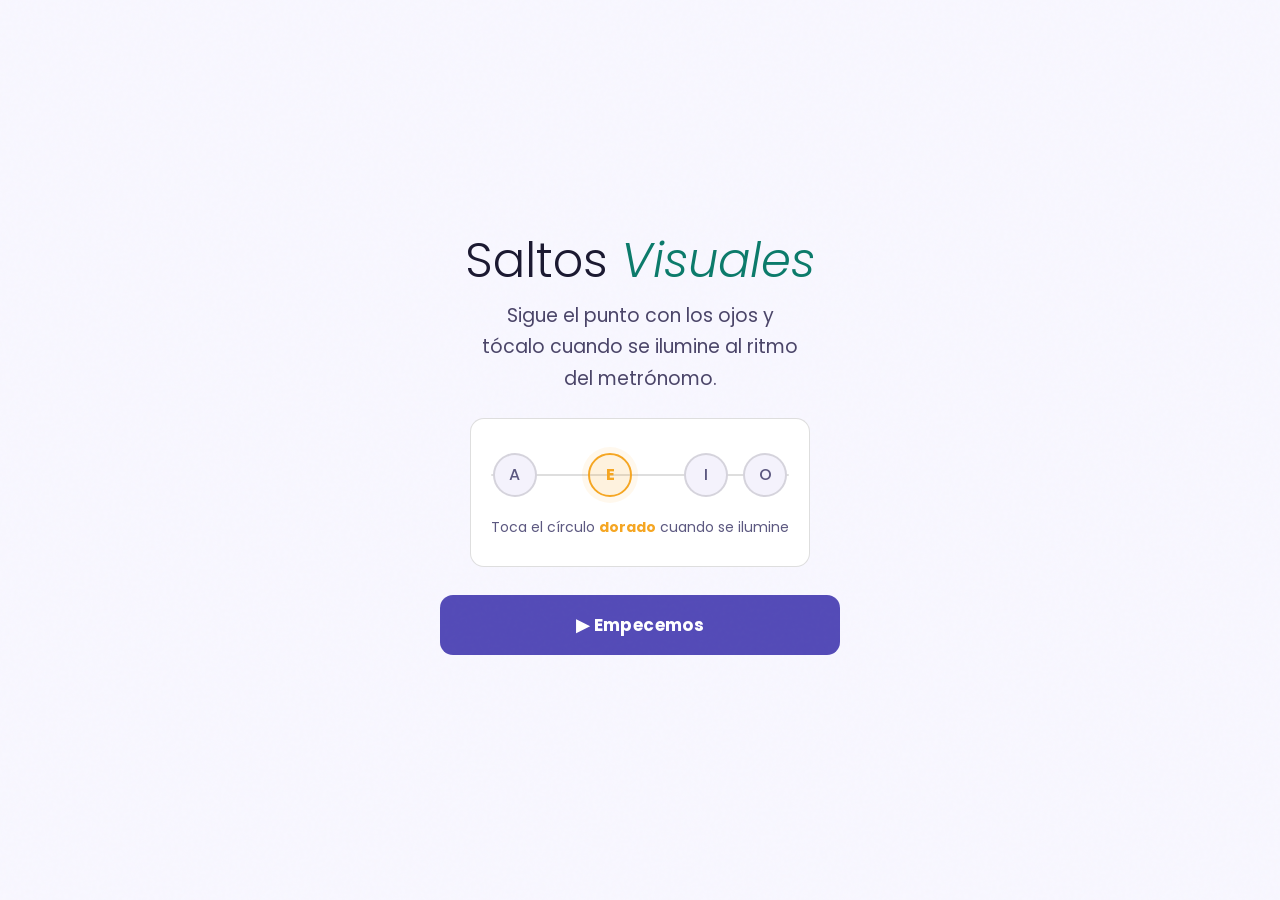
<file: saltos_visuales.html>
<!DOCTYPE html>
<html lang="es">
<head>
<meta charset="UTF-8">
<meta name="viewport" content="width=device-width, initial-scale=1.0">
<title>EntrenaMente — Saltos Visuales</title>
<style>
:root {
  --bg:#F8F7FF; --bg2:#F0EEF8; --card:#FFFFFF; --card2:#F4F2FC;
  --border:rgba(0,0,0,0.07); --border2:rgba(0,0,0,0.13);
  --text:#1A1830; --text2:#4A4468; --text3:#5C5880;
  /* Brand violet — primary accent */
  --violet:#6C5CE7; --violet-d:rgba(108,92,231,0.10); --violet-b:rgba(108,92,231,0.25);
  --violet-deep:#534AB7;
  /* Teal — action/success/interactive */
  --teal:#0A7A6A; --teal-d:rgba(10,122,106,0.10); --teal-b:rgba(10,122,106,0.25);
  /* Supporting palette */
  --gold:#C9A84C; --gold-l:rgba(201,168,76,0.12); --gold-b:rgba(201,168,76,0.30);
  --amber:#F5A623; --amber-d:rgba(245,166,35,0.12); --amber-b:rgba(245,166,35,0.28);
  --coral:#E05C5C; --coral-d:rgba(224,92,92,0.12); --coral-b:rgba(224,92,92,0.30);
  --purple:#B8A9FF; --purple-d:rgba(184,169,255,0.12); --purple-b:rgba(184,169,255,0.28);
  --green:#52C98A; --green-d:rgba(82,201,138,0.12); --green-b:rgba(82,201,138,0.30);
  --muted:#4A4860;
  --r:14px; --sh:0 2px 20px rgba(0,0,0,0.35);
}

* { box-sizing: border-box; margin: 0; padding: 0; }

body {
  font-family: 'Poppins', sans-serif;
  background:var(--bg);
  color:var(--text);
  min-height: 100vh;
  display: flex; flex-direction: column; align-items: center;
  padding-bottom: 60px;
}

/* ── Header ── */
header {
  width: 100%;
  background: var(--bg2);
  border-bottom: 1px solid var(--border2);
  display: flex; align-items: center; justify-content: space-between;
  padding: 12px 24px;
}
.logo { font-size: 14px; font-weight: 700; letter-spacing: 0.03em; }
.logo em { color: var(--amber); font-style: normal; }
.ex-badge {
  font-size: 11px; font-weight: 600; letter-spacing: 0.09em;
  text-transform: uppercase; color: var(--teal);
  background: var(--teal-d); border: 1px solid rgba(46,207,184,0.2);
  padding: 4px 12px; border-radius: 20px;
}
.stat-row { display: flex; gap: 16px; }
.stat { font-size: 12px; color: var(--text2); display: flex; align-items: center; gap: 5px; }
.stat b { color: var(--amber); font-size: 13px; }

/* ── Main ── */
main { width: 100%; max-width: 700px; padding: 24px 16px 0; display: flex; flex-direction: column; gap: 18px; }

/* ── Session progress ── */
.session-bar { display: flex; gap: 5px; }
.seg { flex: 1; height: 4px; border-radius: 2px; background: var(--card2); transition: background 0.4s; }
.seg.done { background: var(--teal); }
.seg.active { background: var(--amber); }

/* ── Drill selector ── */
.drill-tabs { display: grid; grid-template-columns: repeat(4, 1fr); gap: 6px; }
.dtab {
  padding: 10px 8px; border-radius: 10px;
  border: 1px solid var(--border2); background: var(--card);
  cursor: pointer; text-align: center;
  font-family: 'Poppins', sans-serif;
  font-size: 11px; font-weight: 600; color: var(--text3);
  letter-spacing: 0.04em; text-transform: uppercase;
  transition: all 0.2s;
}
.dtab:hover { border-color:var(--teal);color:var(--text);background:var(--teal-d); }
.dtab.active { background: var(--purple-d); border-color:var(--teal);color:var(--text);background:var(--teal-d); }
.dtab .icon { font-size: 18px; display: block; margin-bottom: 4px; }

/* ── Cards ── */
.drill-card {
  background: var(--card); border-radius: var(--r);
  border: 1px solid var(--border2);
  overflow: hidden; display: none;
}
.drill-card.active { display:flex; flex-direction:column; min-height:100dvh; height:100dvh; position:fixed; inset:0; overflow:hidden; z-index:10; background:var(--bg); }

.card-head {
  padding: 16px 20px 14px;
  border-bottom: 1px solid var(--border);
  display: flex; justify-content: space-between; align-items: flex-start;
}
.card-head-left .title { font-size: 15px; font-weight: 600; margin-bottom: 3px; }
.card-head-left .sub { font-size: 12px; color: var(--text2); line-height: 1.5; max-width: 380px; }
.pills { display: flex; gap: 6px; margin-top: 8px; }
.pill { font-size: 10px; font-weight: 600; letter-spacing: 0.07em; text-transform: uppercase; padding: 2px 8px; border-radius: 20px; }
.p-teal { background: var(--teal-d); color: var(--teal); border: 1px solid rgba(46,207,184,0.2); }
.p-amber { background: var(--amber-d); color: var(--amber); border: 1px solid rgba(245,200,66,0.2); }
.p-purple { background: var(--purple-d); color: var(--purple); border: 1px solid rgba(155,127,255,0.2); }
.p-coral { background: var(--coral-d); color: var(--coral); border: 1px solid rgba(255,107,91,0.2); }

.live-stat { text-align: right; }
.live-stat .val { font-size: 22px; font-weight: 700; color: var(--teal); font-variant-numeric: tabular-nums; }
.live-stat .lbl { font-size: 10px; color: var(--text3); letter-spacing: 0.06em; text-transform: uppercase; }

/* ═══════════════════════════════
   DRILL 1 — Horizontal jump targets
   ═══════════════════════════════ */
.jump-arena { flex:1; display:flex; flex-direction:column; align-items:center; justify-content:center; padding:24px; gap:20px; width:100%; }
.jump-track {
  width: 100%; position: relative;
  height: 72px; display: flex; align-items: center;
  box-sizing: border-box; padding: 0 26px;
}
.jump-rail {
  position: absolute; left: 0; right: 0; top: 50%;
  height: 1px; background: var(--border2);
}
.jump-target {
  position: absolute; top: 50%; transform: translate(-50%, -50%);
  width: 52px; height: 52px; border-radius: 50%;
  display: flex; align-items: center; justify-content: center;
  font-family: 'Fraunces', serif; font-size: 20px; font-weight: 600;
  cursor: pointer; transition: all 0.15s; user-select: none;
  border: 2px solid transparent;
}
.jump-target.waiting {
  background: var(--card2); border-color: var(--border2);
  color: var(--text3);
}
.jump-target.active-target {
  background: var(--amber-d); border-color: var(--amber);
  color: var(--amber);
  box-shadow: 0 0 0 4px rgba(245,200,66,0.1);
  animation: pulse-target 0.8s ease-in-out infinite alternate;
}
.jump-target.hit {
  background: var(--green-d); border-color: var(--green);
  color: var(--green);
}
.jump-target.miss {
  background: var(--coral-d); border-color: var(--coral);
  color: var(--coral);
}
@keyframes pulse-target { from { box-shadow: 0 0 0 3px rgba(245,200,66,0.1); } to { box-shadow: 0 0 0 8px rgba(245,200,66,0.05); } }

.jump-instruction {
  font-size: 13px; color: var(--text2); text-align: center; line-height: 1.5;
}
.jump-instruction strong { color: var(--amber); }
.rt-display {
  font-size: 28px; font-weight: 700; color: var(--teal);
  font-variant-numeric: tabular-nums;
}
.rt-label { font-size: 11px; color: var(--text3); letter-spacing: 0.06em; margin-top: -4px; }

/* ═══════════════════════════════
   DRILL 2 — Return sweep
   ═══════════════════════════════ */
.sweep-arena { flex:1; display:flex; flex-direction:column; align-items:center; justify-content:flex-start; padding:16px 24px 8px; gap:8px; overflow:hidden; min-height:0; }
.sweep-text-display { width:100%; max-width:560px; font-family:'Poppins',sans-serif; font-size:16px; line-height:1.8; color:var(--text); overflow:hidden; flex:1; min-height:0; display:flex; flex-direction:column; justify-content:flex-end; }
@media (max-width: 600px) {
  .sweep-text-display { font-size: 14px; line-height: 1.7; }
}
.sweep-line { display: block; margin-bottom: 4px; white-space: pre-wrap; }
.sweep-word {
  display: inline; border-radius: 3px;
  transition: background 0.1s, color 0.1s;
  padding: 1px 2px;
}
.sweep-word.current-word {
  background: var(--amber-d); color: var(--amber);
  outline: 1px solid rgba(245,200,66,0.3);
}
.sweep-word.read { color: var(--text3); }
.sweep-word.line-start { color: var(--teal); }

.sweep-controls { display: flex; gap: 10px; align-items: center; flex-wrap: wrap; padding:14px 20px 28px; border-top:1px solid var(--border); background:var(--bg); }
.sweep-info { font-size: 12px; color: var(--text3); }
.sweep-info b { color: var(--text2); }

/* ═══════════════════════════════
   DRILL 3 — Span digit scan
   ═══════════════════════════════ */
.span-arena { flex:1; display:flex; flex-direction:column; align-items:center; justify-content:center; padding:24px; gap:16px; }
.span-grid {
  display: grid; gap: 10px; width: 100%;
  max-width: 540px;
}
.span-cell {
  aspect-ratio: 1; border-radius: 10px;
  background: var(--card2); border: 1px solid var(--border);
  display: flex; align-items: center; justify-content: center;
  font-family: 'Fraunces', serif; font-size: 22px; font-weight: 600;
  cursor: pointer; transition: all 0.15s; user-select: none;
  color: var(--text);
}
.span-cell:hover { border-color: var(--border2); }
.span-cell.target-cell {
  background: var(--purple-d); border-color: var(--purple);
  color: var(--purple);
}
.span-cell.correct-cell {
  background: var(--green-d); border-color: var(--green);
  color: var(--green);
}
.span-cell.wrong-cell {
  background: var(--coral-d); border-color: var(--coral);
  color: var(--coral);
}
.span-cell.revealed { opacity: 0.35; }
.span-prompt {
  font-size: 14px; color: var(--text2); text-align: center;
  max-width: 400px; line-height: 1.5;
}
.span-prompt strong { color: var(--amber); }
.span-target-display {
  font-family: 'Fraunces', serif; font-size: 42px; font-weight: 600;
  color: var(--amber); letter-spacing: 0.08em;
  text-align: center;
}

/* ═══════════════════════════════
   DRILL 4 — King-Devick style number scan
   ═══════════════════════════════ */
.kd-arena { flex:1; display:flex; flex-direction:column; align-items:center; justify-content:center; padding:24px; gap:16px; }
.kd-board {
  display: flex; flex-direction: column; gap: 14px;
  margin-bottom: 18px;
}
.kd-row {
  display: flex; justify-content: space-between; align-items: center;
  position: relative;
}
.kd-row::after {
  content: ''; position: absolute; left: 0; right: 0; top: 50%;
  height: 1px; background: var(--border); z-index: 0;
}
.kd-num {
  width: 48px; height: 48px; border-radius: 8px;
  background: var(--card2); border: 1px solid var(--border);
  display: flex; align-items: center; justify-content: center;
  font-family: 'Fraunces', serif; font-size: 20px; font-weight: 600;
  cursor: pointer; z-index: 1; transition: all 0.12s; user-select: none;
  color: var(--text);
}
.kd-num:hover { border-color: var(--border2); }
.kd-num.kd-active { background: var(--purple-d); border-color:var(--teal);color:var(--text);background:var(--teal-d); }
.kd-num.kd-hit { background: var(--green-d); border-color: var(--green); color: var(--green); }
.kd-num.kd-error { background: var(--coral-d); border-color: var(--coral); color: var(--coral); }
.kd-instruction { font-size: 13px; color: var(--text2); margin-bottom: 14px; line-height: 1.5; }
.kd-instruction strong { color: var(--text); }
.kd-stats { display: flex; gap: 14px; }
.kd-stat { background: var(--card2); border-radius: 10px; padding: 10px 14px; border: 1px solid var(--border); }
.kd-stat .v { font-size: 20px; font-weight: 700; color: var(--teal); }
.kd-stat .l { font-size: 10px; color: var(--text3); letter-spacing: 0.06em; text-transform: uppercase; margin-top: 1px; }

/* ── Shared controls ── */
.drill-footer {
  padding: 12px 20px; border-top: 1px solid var(--border);
  display: flex; justify-content: space-between; align-items: center; gap: 10px; flex-wrap: wrap;
}
.btn {
  font-family: 'Poppins', sans-serif; font-size: 12px; font-weight: 600;
  padding: 8px 16px; border-radius: 9px; border: none; cursor: pointer;
  letter-spacing: 0.03em; transition: all 0.15s;
}
.btn-teal { background: var(--teal); color: var(--bg); }
.btn-teal:hover { opacity: 0.88; }
.btn-ghost { background: transparent; color: var(--text2); border: 1px solid var(--border2); }
.btn-ghost:hover { border-color: var(--border2); color: var(--text); }
.btn-amber { background: var(--amber); color: var(--bg); }
.btn-amber:hover { opacity: 0.88; }

/* ── Progress/feedback bar ── */
.fb-bar {
  height: 3px; width: 100%;
  background: var(--card2);
}
.fb-fill { height: 100%; transition: width 0.3s ease, background 0.3s; border-radius: 0; }

/* ── Results panel ── */
.results-panel {
  display: none; padding: 20px;
  flex-direction: column; gap: 14px;
}
.results-panel.show { display: flex; }
.result-metric { display: flex; justify-content: space-between; align-items: center; padding: 10px 14px; background: var(--card2); border-radius: 10px; border: 1px solid var(--border); }
.result-metric .label { font-size: 12px; color: var(--text2); }
.result-metric .value { font-size: 16px; font-weight: 700; }
.insight { padding: 12px 15px; background: var(--purple-d); border: 1px solid rgba(155,127,255,0.2); border-radius: 10px; font-size: 13px; color: var(--text2); line-height: 1.6; }
.insight strong { color: var(--purple); }

/* ── Science note ── */
.sci {
  background: var(--card); border: 1px solid var(--border2); border-radius: var(--r);
  padding: 16px 20px; font-size: 12px; color: var(--text2); line-height: 1.7;
}
.sci-hd { font-size: 10px; font-weight: 700; letter-spacing: 0.09em; text-transform: uppercase; color: var(--text3); margin-bottom: 8px; }

/* ═══════════════════════════════════════
   MOBILE RESPONSIVENESS — applied globally
   ═══════════════════════════════════════ */
@media (max-width: 640px) {
  /* Base text scale up */
  body { font-size: 16px; }

  /* Header: hide XP bar and secondary stats on very small screens */
  .xp-bar-wrap { display: none !important; }
  header { padding: 12px 16px !important; }

  /* Main container: full bleed with comfortable padding */
  main { padding: 16px 12px 0 !important; gap: 14px !important; }

  /* Cards: reduce padding so content breathes */
  .chead, .card-top { padding: 14px 16px 12px !important; }
  .ctitle, .card-title { font-size: 17px !important; }
  .csub, .card-sub { font-size: 14px !important; }

  /* Controls grid: single column on mobile */
  .controls-grid { grid-template-columns: 1fr !important; padding: 14px 16px !important; }

  /* Question options: bigger tap targets */
  .q-opt, .qopt, .copt, .ropt { 
    padding: 14px 16px !important; 
    font-size: 15px !important; 
    min-height: 48px !important;
  }

  /* RSVP word: bigger on mobile */
  .rsvp-pre, .rsvp-focal, .rsvp-post, .rsvp-word-full { font-size: 36px !important; }
  .rsvp-phrase { font-size: 22px !important; line-height: 1.4 !important; }
  .rsvp-viewport { height: 180px !important; padding: 0 16px !important; }

  /* Buttons: full width on mobile where stacked */
  .cfooter, .q-footer, .drill-footer { 
    padding: 12px 14px !important; 
    flex-wrap: wrap !important; 
    gap: 8px !important;
  }
  .btn { font-size: 14px !important; padding: 11px 16px !important; min-height: 44px !important; }
  .btn-sm { font-size: 13px !important; padding: 10px 14px !important; }
  .start-btn { font-size: 16px !important; padding: 16px !important; }

  /* Memory slots: 2 col max */
  .memory-slots { grid-template-columns: 1fr 1fr !important; }

  /* Recall grid: single col on narrow phones */
  .recall-grid { grid-template-columns: 1fr !important; }

  /* Word flash display */
  .word-big { font-size: 34px !important; }
  .mem-item { font-size: 38px !important; }

  /* n-back grid cells */
  .vis-grid { width: 192px !important; gap: 6px !important; }
  .cell { width: 56px !important; height: 56px !important; }

  /* Letter display */
  .letter-display { font-size: 42px !important; }

  /* Mode/tab grids */
  .mode-grid { grid-template-columns: 1fr !important; }
  .mode-tabs { grid-template-columns: 1fr !important; }
  .task-tabs { grid-template-columns: 1fr !important; }

  /* Pillar section padding on index */
  .pillar, .section-label, .divider { padding-left: 16px !important; padding-right: 16px !important; }

  /* Results boxes */
  .res-top, .res-grid { gap: 8px !important; }
  .res-box .rv, .res-big .rv { font-size: 32px !important; }

  /* Sentence display in Contrarreloj */
  .sentence-display { font-size: 16px !important; line-height: 1.8 !important; }
  .reading-area { padding: 18px 16px 14px !important; }

  /* Recall slots in Memoria Activa */
  .recall-slot { min-width: 44px !important; height: 46px !important; font-size: 12px !important; }
  .recall-area { padding: 14px 14px 16px !important; }
  .keyboard { gap: 5px !important; }
  .key { padding: 10px 5px !important; font-size: 14px !important; }

  /* Equation display */
  .equation-display { font-size: 26px !important; }

  /* Sent display in Contrarreloj */
  .sent-display { font-size: 18px !important; }

  /* Tutorial steps */
  .tut-body { padding: 14px 16px !important; font-size: 14px !important; }
  .tut-footer { padding: 12px 16px !important; }
  .tut-head { padding: 10px 16px !important; }

  /* Stats header: smaller */
  .hstats { gap: 10px !important; }
  .hstat { font-size: 11px !important; }
  .hstat b { font-size: 12px !important; }

  /* Science note collapsible */
  .sci-toggle-btn { font-size: 13px !important; }
}

/* Collapsible science note */
.sci-details {
  background: var(--card, #fff);
  border: 1.5px solid var(--border2, rgba(0,0,0,0.12));
  border-radius: 12px;
  overflow: hidden;
  box-shadow: 0 1px 4px rgba(0,0,0,0.06);
}
.sci-details summary {
  padding: 13px 18px;
  font-size: 13px; font-weight: 700;
  cursor: pointer; list-style: none;
  display: flex; align-items: center; justify-content: space-between;
  color: var(--muted, #888); letter-spacing: 0.03em;
  user-select: none;
  -webkit-tap-highlight-color: transparent;
}
.sci-details summary::-webkit-details-marker { display: none; }
.sci-details summary::after {
  content: '▸';
  font-size: 11px; transition: transform 0.2s;
  color: var(--muted, #888);
}
.sci-details[open] summary::after { transform: rotate(90deg); }
.sci-details[open] summary {
  border-bottom: 1.5px solid var(--border, rgba(0,0,0,0.08));
}
.sci-details-body {
  padding: 14px 18px 16px;
  font-size: 13px; color:var(--text); line-height: 1.7;
}
@media (max-width: 640px) {
  .sci-details summary { font-size: 14px !important; padding: 14px 16px !important; }
  .sci-details-body { font-size: 14px !important; padding: 14px 16px 16px !important; }
}

body::before{display:none;}

/* ── Shared design system classes ── */
.logo{font-family:'Poppins',sans-serif;font-size:20px;font-weight:300;color:var(--text);letter-spacing:-0.01em;}
.logo em{color:var(--gold);font-style:italic;}
.hdr-back{font-size:15px;color:var(--text3);text-decoration:none;display:flex;align-items:center;gap:4px;transition:color 0.15s;}
.hdr-back:hover{color:var(--text2);}
.hdr-ex-name{font-size:15px;font-weight:600;letter-spacing:0.08em;text-transform:uppercase;color:var(--text3);}
.hdr-stat{font-size:15px;color:var(--text3);display:flex;align-items:center;gap:5px;}
.hdr-stat b{color:var(--teal);font-size:13px;}
.instr-banner{background:var(--teal-d);border-bottom:1px solid var(--teal-b);padding:14px 20px;display:flex;align-items:flex-start;gap:12px;}
.instr-icon{font-size:20px;flex-shrink:0;margin-top:1px;}
.instr-text{font-size:17px;color:var(--text2);line-height:1.65;}
.instr-text strong{color:var(--text);font-weight:600;}
.card-title-serif{font-family:'Poppins',sans-serif;font-size:24px;font-weight:300;color:var(--text);line-height:1.1;margin-bottom:4px;}
.sci-details{background:var(--card);border:1px solid var(--border2);border-radius:var(--r);box-shadow:var(--sh);overflow:hidden;}
.sci-details summary{padding:13px 18px;font-size:12px;font-weight:700;letter-spacing:0.07em;text-transform:uppercase;color:var(--text3);cursor:pointer;list-style:none;display:flex;align-items:center;justify-content:space-between;-webkit-tap-highlight-color:transparent;}
.sci-details summary::-webkit-details-marker{display:none;}
.sci-details summary::after{content:'▸';font-size:10px;transition:transform 0.2s;color:var(--text3);}
.sci-details[open] summary::after{transform:rotate(90deg);}
.sci-details[open] summary{border-bottom:1px solid var(--border);}
.sci-body,.sci-details-body{padding:14px 18px 16px;font-size:16px;color:var(--text2);line-height:1.7;}
.sci-body strong,.sci-details-body strong{color:var(--text);}


/* ── Ready Screen ── */
.ready-screen {
  position:fixed; inset:0; z-index:200;
  background:var(--bg);
  display:flex; flex-direction:column;
  align-items:center; justify-content:center;
  padding:32px 24px; text-align:center;
  overflow:hidden;
}
.ready-screen.hidden { display:none; }
.ready-screen::before {
  content:''; position:absolute; inset:0; pointer-events:none; z-index:0; opacity:0.4;
  background-image:url("data:image/svg+xml,%3Csvg viewBox='0 0 256 256' xmlns='http://www.w3.org/2000/svg'%3E%3Cfilter id='n'%3E%3CfeTurbulence type='fractalNoise' baseFrequency='0.9' numOctaves='4' stitchTiles='stitch'/%3E%3C/filter%3E%3Crect width='100%25' height='100%25' filter='url(%23n)' opacity='0.05'/%3E%3C/svg%3E");
}
.ready-inner{display:flex;flex-direction:column;align-items:center;width:100%;max-width:400px;padding:12px 0 8px;text-align:center;}
@keyframes rdyUp { from{opacity:0;transform:translateY(20px)} to{opacity:1;transform:translateY(0)} }
.ready-logo{font-family:'Fredoka',sans-serif;font-size:14px;font-weight:600;color:var(--text3);letter-spacing:0.02em;margin-bottom:16px;text-align:center;}
.ready-logo em{color:var(--violet);font-style:italic;}
.ready-title {
  font-family:'Poppins',sans-serif;
  font-size:clamp(32px,8vw,48px); font-weight:300;
  color:var(--text); line-height:1.1; margin-bottom:12px;
}
.ready-title em { color:var(--teal); font-style:italic; }
.ready-sub{font-size:19px;color:var(--text2);line-height:1.65;text-align:center;margin-bottom:24px;max-width:320px;}
.ready-sub strong { color:var(--text); font-weight:600; }

/* Animation preview box */
.ready-preview {
  width:100%; max-width:340px;
  background:var(--card); border:1px solid var(--border2);
  border-radius:16px; overflow:hidden;
  margin-bottom:28px; min-height:110px;
  display:flex; align-items:center; justify-content:center;
  position:relative;
}
.preview-label {
  position:absolute; top:10px; left:14px;
  font-size:10px; font-weight:700; letter-spacing:0.10em;
  text-transform:uppercase; color:var(--text3);
}
.preview-inner {
  padding:20px 24px; width:100%;
  display:flex; align-items:center; justify-content:center;
}


.ready-step-text strong { color:var(--text); font-weight:600; }

.ready-btn {
  width:100%; padding:17px;
  background:var(--teal); color:var(--bg);
  border:none; border-radius:13px; cursor:pointer;
  font-family:'Poppins',sans-serif;
  font-size:17px; font-weight:700; letter-spacing:0.02em;
  transition:all 0.2s; -webkit-tap-highlight-color:transparent;
  margin-bottom:14px;
}
.ready-btn:hover { opacity:0.88; transform:translateY(-1px); }
.ready-btn:active { transform:translateY(0); }
.ready-hint {
  font-size:16px; color:var(--text3); line-height:1.5;
}

@media(max-width:600px) {
  .ready-screen { padding:24px 16px; }
  .ready-title { font-size:34px; }
  .ready-sub { font-size:16px; }
  .ready-steps { flex-direction:column; gap:8px; }
  .ready-btn { font-size:16px; padding:16px; }
}


/* ── Brand logo ── */
.logo, .brand-name {
  font-family: 'Fredoka', 'Poppins', sans-serif;
  font-size: 20px; font-weight: 600;
  color: var(--text); letter-spacing: -0.01em;
  display: flex; align-items: center;
}
.logo em, .brand-name em {
  color: var(--violet); font-style: italic;
}
/* ── Primary button — violet ── */
.btn-teal, .ready-btn {
  background: var(--violet-deep) !important;
  color: #fff !important;
}
.btn-teal:hover, .ready-btn:hover {
  background: var(--violet) !important;
  opacity: 1 !important;
}
/* Keep teal for success/feedback states */
.btn-teal.btn-success { background: var(--teal) !important; }


/* Session next button — shown only during session flow */
.session-next-btn {
  display: none;
  width: 100%;
  padding: 16px;
  background: var(--violet-deep);
  color: #fff;
  border: none;
  border-radius: 13px;
  font-family: 'Fredoka', 'Poppins', sans-serif;
  font-size: 19px;
  font-weight: 600;
  cursor: pointer;
  transition: all 0.2s;
  margin-top: 10px;
  -webkit-tap-highlight-color: transparent;
}
.session-next-btn:hover { background: var(--violet); }

</style>
<link rel="preconnect" href="https://fonts.googleapis.com">
<link href="https://fonts.googleapis.com/css2?family=Fredoka:wght@600&family=Poppins:wght@400;500;600;700&display=swap" rel="stylesheet">
</head>
<body>

<main id="main-content">

<!-- First-time intro screen -->
<div id="first-intro" style="display:none;position:fixed;inset:0;background:var(--bg);z-index:200;
  flex-direction:column;align-items:center;justify-content:center;
  padding:40px 28px;text-align:center;">
  <div style="width:88px;height:88px;border-radius:28px;background:var(--teal-d);
    border:1.5px solid var(--teal-b);display:flex;align-items:center;justify-content:center;
    font-size:42px;margin-bottom:28px;box-shadow:0 0 40px rgba(46,207,184,0.15);">👁</div>
  <div style="font-size:14px;font-weight:700;letter-spacing:0.10em;text-transform:uppercase;
    color:var(--teal);margin-bottom:10px;">Ejercicio 1 de 3</div>
  <div style="font-family:'Cormorant Garamond',serif;font-size:clamp(32px,7vw,44px);
    font-weight:300;color:var(--text);line-height:1.2;margin-bottom:16px;">
    Saltos <em style="color:var(--teal);font-style:italic;">Visuales</em>
  </div>
  <div style="font-size:16px;color:var(--text2);line-height:1.7;max-width:300px;margin-bottom:12px;">
    Empecemos con este ejercicio que entrena el <strong style="color:var(--text);">movimiento de tus ojos</strong> — la base de una lectura más rápida y fluida. Un metrónomo marcará el ritmo.
  </div>
  <div style="font-size:16px;color:var(--text3);margin-bottom:36px;">~3 minutos · Sin presión</div>
  <button onclick="dismissFirstIntro()" style="width:100%;max-width:340px;padding:18px;
    background:var(--teal);color:#0C0C10;border:none;border-radius:14px;
    font-family:'Fredoka','DM Sans',sans-serif;font-size:18px;font-weight:600;
    cursor:pointer;letter-spacing:0.01em;">
    ▶ Comenzar
  </button>
</div>

<div class="ready-screen" id="ready-screen">
  <div class="ready-inner">
    <div class="ready-title">Saltos <em>Visuales</em></div>
    <div class="ready-sub">Sigue el punto con los ojos y tócalo cuando se ilumine al ritmo del metrónomo.</div>

    <!-- Static circle track preview -->
    <div style="width:100%;max-width:340px;background:var(--card);border:1px solid var(--border2);
      border-radius:14px;padding:28px 20px;margin-bottom:28px;position:relative;">
      <!-- Rail -->
      <div style="position:relative;height:56px;display:flex;align-items:center;">
        <div style="position:absolute;left:0;right:0;height:2px;background:var(--border2);border-radius:1px;"></div>
        <!-- Waiting circle -->
        <div style="position:absolute;left:8%;transform:translateX(-50%);
          width:44px;height:44px;border-radius:50%;background:var(--card2);
          border:2px solid var(--border2);display:flex;align-items:center;justify-content:center;
          font-family:'Poppins',sans-serif;font-size:16px;font-weight:500;color:var(--text3);">A</div>
        <!-- Active (amber) circle -->
        <div style="position:absolute;left:40%;transform:translateX(-50%);
          width:44px;height:44px;border-radius:50%;background:rgba(245,166,35,0.15);
          border:2px solid var(--amber);display:flex;align-items:center;justify-content:center;
          font-family:'Poppins',sans-serif;font-size:16px;font-weight:700;color:var(--amber);
          box-shadow:0 0 0 6px rgba(245,166,35,0.08);">E</div>
        <!-- Waiting circle -->
        <div style="position:absolute;left:72%;transform:translateX(-50%);
          width:44px;height:44px;border-radius:50%;background:var(--card2);
          border:2px solid var(--border2);display:flex;align-items:center;justify-content:center;
          font-family:'Poppins',sans-serif;font-size:16px;font-weight:500;color:var(--text3);">I</div>
        <!-- Waiting circle -->
        <div style="position:absolute;left:92%;transform:translateX(-50%);
          width:44px;height:44px;border-radius:50%;background:var(--card2);
          border:2px solid var(--border2);display:flex;align-items:center;justify-content:center;
          font-family:'Poppins',sans-serif;font-size:16px;font-weight:500;color:var(--text3);">O</div>
      </div>
      <div style="text-align:center;margin-top:14px;font-size:14px;color:var(--text3);">
        Toca el círculo <strong style="color:var(--amber);">dorado</strong> cuando se ilumine
      </div>
    </div>

    <button class="ready-btn" onclick="dismissReady()">▶ Empecemos</button>
  </div>
</div>
<script>
// ── Age-based speed utilities ──
function getBaseWpm(age) {
  age = age || 60;
  if (age < 30) return 250;
  if (age < 40) return 230;
  if (age < 50) return 210;
  if (age < 60) return 185;
  if (age < 70) return 160;
  if (age < 80) return 140;
  return 120;
}
function getUserAge() {
  try { return parseInt(JSON.parse(localStorage.getItem('em_user')||'{}').age)||60; } catch(e){ return 60; }
}

// ── Metronome engine (Web Audio API) ──
// Tempo derived from age-based WPM: each tick = one saccade
// Average words per fixation ~1.5, so saccades/min ≈ wpm / 1.5
let _metronomeOn = false;
let _metronomeInterval = null;
let _audioCtx = null;
let jMetronomeInterval = null; // declared here so stopMetronome can reference it

function getMetronomeBpm() {
  const wpm = getBaseWpm(getUserAge());
  return Math.round(wpm / 1.5); // saccades per minute
}

function playTick() {
  try {
    if (!_audioCtx) _audioCtx = new (window.AudioContext || window.webkitAudioContext)();
    const osc = _audioCtx.createOscillator();
    const gain = _audioCtx.createGain();
    osc.connect(gain);
    gain.connect(_audioCtx.destination);
    osc.type = 'sine';
    osc.frequency.setValueAtTime(880, _audioCtx.currentTime);
    gain.gain.setValueAtTime(0.15, _audioCtx.currentTime);
    gain.gain.exponentialRampToValueAtTime(0.001, _audioCtx.currentTime + 0.08);
    osc.start(_audioCtx.currentTime);
    osc.stop(_audioCtx.currentTime + 0.08);
  } catch(e) {}
}

function startMetronome() {
  stopMetronome();
  const bpm = getMetronomeBpm();
  const ms = Math.round(60000 / bpm);
  playTick();
  _metronomeInterval = setInterval(playTick, ms);
}

function stopMetronome() {
  if (_metronomeInterval) { clearInterval(_metronomeInterval); _metronomeInterval = null; }
  if (jMetronomeInterval) { clearInterval(jMetronomeInterval); jMetronomeInterval = null; }
}

function dismissFirstIntro() {
  document.getElementById('first-intro').style.display = 'none';
  document.getElementById('ready-screen').classList.remove('hidden');
}

function dismissReady(){
  document.getElementById('ready-screen').classList.add('hidden');
  if(typeof requestWakeLock==='function') requestWakeLock();
  const bar = document.getElementById('session-bar');
  if(bar) bar.style.display = '';
  document.querySelectorAll('.drill-card').forEach((c,i) => {
    c.classList.remove('active');
    c.style.display = 'none';
  });
  const d0 = document.getElementById('drill-0');
  if(d0) {
    d0.classList.add('active');
    d0.style.display = 'flex';
    d0.style.position = 'fixed';
    d0.style.inset = '0';
    d0.style.zIndex = '500';
    d0.style.background = 'var(--bg)';
  }
  document.querySelectorAll('.dtab').forEach((t,i) => t.classList.toggle('active', i===0));
  setTimeout(function() {
    try { startJump(); } catch(e) {
      const btn = document.getElementById('j-start-btn');
      if(btn) { btn.style.display = ''; btn.disabled = false; }
    }
  }, 100);
}

// ── Session completion tracking ──
function markComplete() {
  showSessionNextIfNeeded();
  try {
    const today = new Date().toISOString().slice(0,10);
    const all = JSON.parse(localStorage.getItem('em_completions') || '{}');
    if(!all[today]) all[today] = [];
    if(!all[today].includes('saltos')) all[today].push('saltos');
    localStorage.setItem('em_completions', JSON.stringify(all));
  } catch(e) {}
}

function completeAndContinue() {
  stopMetronome();
  markComplete();
  setTimeout(() => goNextOrHome('index.html'), 1200);
}


// ── Session navigation ──
function getSessionNext() {
  try {
    const q = JSON.parse(localStorage.getItem('em_session_queue')||'null');
    if(!q) return null;
    const today = new Date().toISOString().slice(0,10);
    if(q.date !== today) return null; // stale queue

    // Get completed today
    const all = JSON.parse(localStorage.getItem('em_completions')||'{}');
    const done = all[today] || [];

    // Find next uncompleted in queue
    const remaining = q.keys.filter(k => !done.includes(k));
    if(remaining.length === 0) return 'done'; // all finished

    const urls = {
      flash:'lectura_flash_rsvp.html', bloques:'lectura_por_bloques_prototype.html',
      contra:'contrarreloj.html', vision:'vision_paralela.html',
      saltos:'saltos_visuales.html', memoria:'memoria_activa.html',
      cats:'actualizacion_categorias.html', continua:'actualizacion_continua.html',
    };
    const isFirst = new URLSearchParams(window.location.search).get('first') === '1';
    const suffix = isFirst ? '?session=1&first=1' : '?session=1';
    return urls[remaining[0]] ? urls[remaining[0]] + suffix : null;
  } catch(e) { return null; }
}

function isInSession() {
  return new URLSearchParams(window.location.search).get('session') === '1';
}

function goNextOrHome(homeUrl) {
  if(!isInSession()) { window.location.href = homeUrl; return; }
  const next = getSessionNext();
  if(!next || next === 'done') {
    window.location.href = 'index.html?done=session';
  } else {
    window.location.href = next;
  }
}


// Show session next button on results if in session
function showSessionNextIfNeeded() {
  if(!isInSession()) return;
  const existing = document.querySelector('.session-next-btn');
  if(existing) { existing.style.display='block'; return; }
  const btn = document.createElement('button');
  btn.className = 'session-next-btn';
  btn.textContent = 'Siguiente ejercicio →';
  btn.onclick = completeAndContinue;
  // Find results container and append
  const targets = ['res-body','results-inner','result-wrap','s2','stage-2','stage-results'];
  for(const t of targets) {
    const el = document.getElementById(t);
    if(el) { el.appendChild(btn); return; }
  }
  // Fallback: append to main
  document.querySelector('main')?.appendChild(btn);
}


// Update session button labels to reflect position in queue
function updateSessionBtnLabels() {
  if(!isInSession()) return;
  const next = getSessionNext();
  const isLast = !next || next === 'done';
  const label = isLast ? 'Finalizar sesión →' : 'Siguiente ejercicio →';
  document.querySelectorAll('.session-next-btn').forEach(b => {
    b.textContent = label;
  });
}

</script>


  <div class="session-bar" id="session-bar" style="display:none;">
    <div class="seg active" id="seg0"></div>
    <div class="seg" id="seg1"></div>
    <div class="seg" id="seg2"></div>
    <div class="seg" id="seg3"></div>
  </div>

  <!-- Drill tab selector -->
  <div class="drill-tabs" style="display:none;">
    <div class="dtab active" onclick="switchDrill(0)"><span class="icon">⇄</span>Saltos horizontales</div>
    <div class="dtab" onclick="switchDrill(1)"><span class="icon">↵</span>Barrido de retorno</div>
    <div class="dtab" onclick="switchDrill(2)"><span class="icon">◈</span>Amplitud visual</div>
    <div class="dtab" onclick="switchDrill(3)"><span class="icon">#</span>Escaneo numérico</div>
  </div>

  <!-- ═══════════════════════════════
       DRILL 0: Horizontal jump targets
       ═══════════════════════════════ -->
  <div class="drill-card" id="drill-0">
    <div class="card-head" style="padding:12px 20px;display:flex;align-items:center;justify-content:space-between;">
      <div style="font-size:14px;color:var(--text3);">Saltos horizontales</div>
      <div class="live-stat"><div class="val" id="j-score">0/0</div><div class="lbl">aciertos</div></div>
    </div>
    <div class="fb-bar"><div class="fb-fill" id="j-fb" style="width:0%;background:var(--teal)"></div></div>
    <div class="jump-arena" id="jump-arena">
      <div class="jump-track" id="jump-track">
        <div class="jump-rail"></div>
        <!-- targets injected by JS -->
      </div>
      <!-- Beat indicator -->
      <div style="display:flex;flex-direction:column;align-items:center;gap:6px;">
        <div id="j-beat-row" style="display:flex;gap:8px;align-items:center;justify-content:center;">
          <div id="j-beat-dot" style="width:18px;height:18px;border-radius:50%;background:var(--border2);
            transition:background 0.05s,transform 0.05s;"></div>
          <div id="j-beat-label" style="font-size:15px;color:var(--text3);">–</div>
        </div>
      </div>
      <div class="jump-instruction" id="jump-instr">
        Toca el círculo <strong style="color:var(--amber)">dorado</strong> al ritmo del metrónomo.
      </div>
    </div>
    <div class="drill-footer">
      <div></div>
      <button class="btn btn-teal" id="j-start-btn" onclick="startJump()" style="display:none;">▶ Iniciar</button>
    </div>
  </div>

  <!-- ═══════════════════════════════
       DRILL 1: Return sweep
       ═══════════════════════════════ -->
  <div class="drill-card" id="drill-1">
    <div class="card-head" style="padding:12px 20px;display:flex;align-items:center;justify-content:space-between;">
      <div style="font-size:14px;color:var(--text3);">Barrido de retorno</div><span id="sw-regressions" style="display:none"></span>
      <div class="live-stat"><div class="val" id="s-rt">–</div><div class="lbl">ms / línea</div></div>
    </div>
  <div class="fb-bar"><div class="fb-fill" id="sw-fb" style="width:0%;background:var(--teal)"></div></div>
    <div class="sweep-arena">
      <div class="sweep-text-display" id="sweep-display"></div>
      <div class="sweep-controls">
        <button class="btn btn-amber" id="sw-advance" onclick="sweepAdvance()" disabled>
          ↵ Siguiente línea
        </button>
        <button class="btn btn-ghost" onclick="startSweep()" id="sw-start-btn">▶ Iniciar</button>
        <div class="sweep-info">Línea <b id="sw-line">0</b> de <b id="sw-total">0</b> · Saltos correctos: <b id="sw-hits">0</b></div>
      </div>
    </div>
    <!-- Comprehension questions — shown after sweep completes -->
    <div id="sw-questions" style="display:none; padding: 0 24px 20px; border-top: 1px solid var(--border); margin-top: 4px;">
      <div style="font-size:14px;font-weight:700;letter-spacing:0.07em;text-transform:uppercase;color:var(--text3);padding:16px 0 12px">Comprensión del texto leído</div>
      <div id="sw-q-container" style="display:flex;flex-direction:column;gap:14px;"></div>
      <div id="sw-q-result" style="display:none;margin-top:16px;padding:12px 15px;border-radius:10px;font-size:13px;line-height:1.6;"></div>
    </div>
    <div class="drill-footer">
      <span style="font-size:15px;color:var(--text3)">El barrido correcto aterriza a 3–7 caracteres del margen izquierdo</span>
      <button class="btn btn-ghost" onclick="startSweep()">Reiniciar</button>
    </div>
  </div>

  <!-- ═══════════════════════════════
       DRILL 2: Visual span / amplitude
       ═══════════════════════════════ -->
  <div class="drill-card" id="drill-2">
    <div class="card-head" style="padding:12px 20px;display:flex;align-items:center;justify-content:space-between;">
      <div style="font-size:14px;color:var(--text3);">Amplitud visual</div><span id="sp-acc" style="display:none"></span>
      <div class="live-stat"><div class="val" id="v-acc">–</div><div class="lbl">precisión</div></div>
    </div>
  <div class="fb-bar"><div class="fb-fill" id="sp-fb" style="width:0%;background:var(--purple)"></div></div>
    <div class="span-arena">
      <div class="span-prompt" id="sp-prompt">
        Presiona <strong>Iniciar</strong>. Se mostrará un número durante <strong>500ms</strong>. Luego encuéntralo en la cuadrícula.
      </div>
      <div class="span-target-display" id="sp-target" style="display:none"></div>
      <div class="span-grid" id="sp-grid" style="grid-template-columns: repeat(5, 1fr)"></div>
    </div>
    <div class="drill-footer">
      <div style="display:flex;gap:6px;align-items:center">
        <span style="font-size:15px;color:var(--text3)">Exposición:</span>
        <button class="btn btn-ghost" onclick="setSpanExposure(700)" id="sp-700" style="padding:5px 10px">700ms</button>
        <button class="btn btn-ghost" onclick="setSpanExposure(500)" id="sp-500" style="padding:5px 10px;border-color:var(--purple);color:var(--purple)">500ms</button>
        <button class="btn btn-ghost" onclick="setSpanExposure(300)" id="sp-300" style="padding:5px 10px">300ms</button>
      </div>
      <button class="btn btn-teal" id="sp-start-btn" onclick="startSpan()">▶ Iniciar</button>
    </div>
  </div>

  <!-- ═══════════════════════════════
       DRILL 3: King-Devick scan
       ═══════════════════════════════ -->
  <div class="drill-card" id="drill-3">
    <div class="card-head" style="padding:12px 20px;display:flex;align-items:center;justify-content:space-between;">
      <div style="font-size:14px;color:var(--text3);">Escaneo numérico</div><span id="kd-time" style="display:none"></span>
      <div class="live-stat"><div class="val" id="k-rt">–</div><div class="lbl">ms / número</div></div>
    </div>
  <div class="fb-bar"><div class="fb-fill" id="kd-fb" style="width:0%;background:var(--purple)"></div></div>
    <div class="kd-arena">
      <div class="kd-instruction" id="kd-instr">Presiona <strong>Iniciar</strong> y luego toca los números en orden: 1, 2, 3… lo más rápido posible sin errores.</div>
      <div class="kd-board" id="kd-board"></div>
      <div class="kd-stats">
        <div class="kd-stat"><div class="v" id="kd-errors">0</div><div class="l">Errores</div></div>
        <div class="kd-stat"><div class="v" id="kd-best">–</div><div class="l">Mejor marca</div></div>
        <div class="kd-stat"><div class="v" id="kd-next">1</div><div class="l">Siguiente</div></div>
      </div>
    </div>
    <div class="drill-footer">
      <span style="font-size:15px;color:var(--text3)">Dificultad adaptativa tras cada ronda</span>
      <div style="display:flex;gap:8px">
        <button class="btn btn-ghost" onclick="initKD()">Reiniciar</button>
        <button class="btn btn-teal" id="kd-start-btn" onclick="startKD()">▶ Iniciar</button>
      </div>
    </div>
  </div>

  <!-- Science note -->
  <details class="sci-details session-hide" id="sci-details" style="display:none;">
  <summary>⚗ Base científica — sacadas y lectura</summary>
  <div class="sci-details-body">Los ojos adultos expertos hacen 4–5 sacadas por segundo durante la lectura, cubriendo 7–9 caracteres por salto. El 10–15% de los movimientos son regresiones — costosas en tiempo pero necesarias para la comprensión. El barrido de retorno de fin de línea falla en el 40–60% de los casos: los ojos aterrizan a mitad de la siguiente línea y requieren una corrección. El estudio King-Devick (RCT, 2016) mostró +6.2% de fluidez y +7.5% de comprensión con 20 min/día de entrenamiento sacádico durante 6 semanas. El escaneo numérico entrena también el denominado "nombramiento automático rápido" (RAN), predictor independiente de la velocidad lectora.</div>
</details>

</main>

<script>
// ─────────────────────────────────────
// Shared utilities
// ─────────────────────────────────────
function switchDrill(n) {
  document.querySelectorAll('.dtab').forEach((t,i)=>t.classList.toggle('active',i===n));
  document.querySelectorAll('.drill-card').forEach((c,i)=>c.classList.toggle('active',i===n));
  ['seg0','seg1','seg2','seg3'].forEach((id,i)=>{
    const s=document.getElementById(id);
    s.classList.remove('active','done');
    if(i<n) s.classList.add('done'); else if(i===n) s.classList.add('active');
  });
}

// ─────────────────────────────────────
// DRILL 0: Horizontal jump targets
// ─────────────────────────────────────
let jRunning=false, jCurrent=-1, jStart=0, jHits=0, jTrials=0, jTotalRT=0, jRound=1;
let jWidth='medium', jTimer=null;
const J_POSITIONS = {
  short:  [15, 38, 62, 85],
  medium: [10, 37, 63, 90],
  long:   [5,  32, 68, 95],
};
const J_CHARS = ['A','E','I','O','U','M','T','S'];
const J_ROUNDS = 12;

function buildJumpTargets() {
  const track = document.getElementById('jump-track');
  track.querySelectorAll('.jump-target').forEach(t=>t.remove());
  const positions = J_POSITIONS[jWidth];
  positions.forEach((pct, i) => {
    const el = document.createElement('div');
    el.className = 'jump-target waiting';
    el.style.left = pct + '%';
    el.textContent = J_CHARS[i];
    el.dataset.idx = i;
    el.addEventListener('click', () => jumpHit(i));
    track.appendChild(el);
  });
}

function setJumpWidth(w) {
  jWidth = w;
  const idMap = {short:'short', medium:'med', long:'long'};
  ['short','medium','long'].forEach(x=>{
    const btn=document.getElementById('jw-'+idMap[x]);
    if(!btn) return;
    btn.style.borderColor = x===w ? 'var(--purple)' : 'rgba(255,255,255,0.13)';
    btn.style.color = x===w ? 'var(--purple)' : '';
  });
  buildJumpTargets();
}

function getJumpBpm() {
  // Age-based tempo: slightly slower than reading saccade rate so it's achievable
  const age = getUserAge();
  if (age < 40) return 80;
  if (age < 55) return 66;
  if (age < 70) return 54;
  return 46;
}

function playJumpTick() {
  try {
    if (!_audioCtx) _audioCtx = new (window.AudioContext || window.webkitAudioContext)();
    const osc = _audioCtx.createOscillator();
    const gain = _audioCtx.createGain();
    osc.connect(gain);
    gain.connect(_audioCtx.destination);
    osc.type = 'sine';
    osc.frequency.setValueAtTime(660, _audioCtx.currentTime);
    gain.gain.setValueAtTime(0.18, _audioCtx.currentTime);
    gain.gain.exponentialRampToValueAtTime(0.001, _audioCtx.currentTime + 0.07);
    osc.start(_audioCtx.currentTime);
    osc.stop(_audioCtx.currentTime + 0.07);
  } catch(e) {}
}

function pulseBeatDot(hit) {
  const dot = document.getElementById('j-beat-dot');
  if(!dot) return;
  dot.style.background = hit === true ? 'var(--teal)' : hit === false ? 'var(--coral)' : 'var(--violet)';
  dot.style.transform = 'scale(1.5)';
  setTimeout(() => {
    dot.style.transform = 'scale(1)';
    dot.style.background = 'var(--border2)';
  }, 150);
}

function startJump() {
  jHits=0; jTrials=0; jTotalRT=0; jCurrent=-1; jRound=jRound||1;
  jRunning=true;
  buildJumpTargets();
  document.getElementById('j-start-btn').textContent='En progreso…';
  document.getElementById('j-start-btn').disabled=true;
  document.getElementById('jump-instr').innerHTML='Toca el círculo <strong style="color:var(--amber)">dorado</strong> al ritmo del metrónomo.';
  document.getElementById('j-score').textContent='0/0';
  document.getElementById('j-fb').style.width='0%';

  const bpm = getJumpBpm();
  const ms = Math.round(60000 / bpm);
  document.getElementById('j-beat-label').textContent = bpm + ' bpm';

  // Full-screen countdown overlay
  let countdown = 3;
  const cdOv = document.createElement('div');
  cdOv.id = 'jump-countdown';
  cdOv.style.cssText = 'position:fixed;inset:0;z-index:600;background:var(--bg);display:flex;flex-direction:column;align-items:center;justify-content:center;text-align:center;';
  cdOv.innerHTML = `
    <div style="font-size:16px;color:var(--text3);margin-bottom:16px;letter-spacing:0.08em;text-transform:uppercase;">Prepárate</div>
    <div id="cd-number" style="font-family:'Poppins',sans-serif;font-size:96px;font-weight:200;color:var(--violet);line-height:1;">${countdown}</div>
    <div style="font-size:16px;color:var(--text3);margin-top:16px;">Al ritmo del metrónomo</div>
  `;
  document.body.appendChild(cdOv);

  const cdInterval = setInterval(() => {
    playJumpTick();
    countdown--;
    if (countdown > 0) {
      document.getElementById('cd-number').textContent = countdown;
    } else {
      clearInterval(cdInterval);
      cdOv.remove();
      document.getElementById('jump-instr').innerHTML='Toca el círculo <strong style="color:var(--amber)">dorado</strong> al ritmo del metrónomo.';
      document.getElementById('j-beat-label').textContent = bpm + ' bpm';
      // First target immediately, then metronome drives the rest
      nextJumpTarget();
      jMetronomeInterval = setInterval(() => {
        if(!jRunning) { clearInterval(jMetronomeInterval); return; }
        playJumpTick();
        pulseBeatDot(null);
        // Missed — didn't tap in time
        if(jCurrent >= 0) {
          jTrials++;
          const missed = document.querySelector(`.jump-target[data-idx="${jCurrent}"]`);
          if(missed) missed.className='jump-target miss';
          document.getElementById('j-score').textContent = jHits+'/'+jTrials;
          document.getElementById('j-fb').style.width=(jTrials/J_ROUNDS*100)+'%';
          document.getElementById('j-fb').style.background='var(--coral)';
          jCurrent = -1;
          if(jTrials >= J_ROUNDS) { clearInterval(jMetronomeInterval); finishJump(); return; }
        }
        nextJumpTarget();
      }, ms);
    }
  }, ms);
}

function nextJumpTarget() {
  if(!jRunning) return;
  const targets = document.querySelectorAll('.jump-target');
  targets.forEach(t=>t.className='jump-target waiting');
  const positions = J_POSITIONS[jWidth];
  let nextIdx;
  do { nextIdx = Math.floor(Math.random()*positions.length); } while(nextIdx===jCurrent && positions.length>1);
  jCurrent = nextIdx;
  const target = document.querySelector(`.jump-target[data-idx="${nextIdx}"]`);
  if(target) {
    target.className='jump-target active-target';
    jStart = performance.now();
  }
}

function jumpHit(idx) {
  if(!jRunning || jCurrent<0) return;
  const hit = idx===jCurrent;
  const target = document.querySelector(`.jump-target[data-idx="${idx}"]`);
  if(hit) {
    jHits++;
    jTrials++;
    target.className='jump-target hit';
    pulseBeatDot(true);
    jCurrent = -1; // prevent metronome from counting as miss
    document.getElementById('j-score').textContent = jHits+'/'+jTrials;
    document.getElementById('j-fb').style.width=(jTrials/J_ROUNDS*100)+'%';
    document.getElementById('j-fb').style.background='var(--teal)';
    if(jTrials >= J_ROUNDS) { clearInterval(jMetronomeInterval); finishJump(); }
  } else {
    target.className='jump-target miss';
    pulseBeatDot(false);
  }
}

function finishJump() {
  jRunning=false;
  clearInterval(jMetronomeInterval);
  stopMetronome();
  const acc = Math.round(jHits/J_ROUNDS*100);

  const isLastRound = jRound >= 2;
  const ov = document.createElement('div');
  ov.id = 'jump-result';
  ov.style.cssText = 'position:fixed;inset:0;z-index:600;background:var(--bg);display:flex;flex-direction:column;align-items:center;justify-content:center;padding:40px 28px;text-align:center;';
  ov.innerHTML = `
    <div style="font-size:52px;margin-bottom:12px;">${acc >= 80 ? '🎯' : acc >= 60 ? '👍' : '💪'}</div>
    <div style="font-family:'Poppins',sans-serif;font-size:26px;font-weight:300;color:var(--text);margin-bottom:6px;">Saltos horizontales</div>
    <div style="font-size:15px;color:var(--text3);margin-bottom:24px;">Ronda ${jRound} de 2</div>
    <div style="background:var(--card);border:1px solid var(--border2);border-radius:16px;padding:22px 32px;margin-bottom:28px;width:100%;max-width:300px;">
      <div style="font-size:52px;font-weight:700;color:var(--teal);font-family:'Fredoka',sans-serif;">${acc}%</div>
      <div style="font-size:16px;color:var(--text2);margin-top:4px;">${jHits} de ${J_ROUNDS} aciertos</div>
    </div>
    <button id="jump-next-btn"
      style="width:100%;max-width:300px;padding:18px;background:var(--violet-deep);color:#fff;border:none;
      border-radius:14px;font-family:'Fredoka','Poppins',sans-serif;font-size:18px;font-weight:600;cursor:pointer;">
      ${isLastRound ? 'Siguiente modo →' : 'Otra ronda →'}
    </button>
  `;
  document.body.appendChild(ov);

  document.getElementById('jump-next-btn').onclick = () => {
    ov.remove();
    if(isLastRound) {
      markComplete();
      nextSaltosDrill();
    } else {
      jRound++;
      jHits=0; jTrials=0; jCurrent=-1;
      setTimeout(() => startJump(), 50);
    }
  };
}

// ── Mode transition screen ──
function showModeTransition(info, onStart) {
  const ov = document.createElement('div');
  ov.style.cssText = 'position:fixed;inset:0;z-index:600;background:var(--bg);display:flex;flex-direction:column;align-items:center;justify-content:center;padding:40px 28px;text-align:center;gap:16px;';
  ov.innerHTML = `
    <div style="font-size:52px;">${info.icon}</div>
    <div style="font-family:'Poppins',sans-serif;font-size:28px;font-weight:300;color:var(--text);">${info.title}</div>
    <div style="font-size:17px;color:var(--text2);line-height:1.6;max-width:280px;">${info.desc}</div>
    <button id="mode-start-btn" style="width:100%;max-width:300px;padding:18px;background:var(--violet-deep);
      color:#fff;border:none;border-radius:14px;font-family:'Fredoka','Poppins',sans-serif;
      font-size:18px;font-weight:600;cursor:pointer;margin-top:8px;">¡Vamos! →</button>
  `;
  document.body.appendChild(ov);
  document.getElementById('mode-start-btn').onclick = () => { ov.remove(); onStart(); };
}

function resetJump() {
  jRunning=false;
  clearInterval(jMetronomeInterval);
  clearTimeout(jTimer);
  document.getElementById('j-start-btn').textContent='▶ Iniciar';
  document.getElementById('j-start-btn').disabled=false;
  document.getElementById('j-score').textContent='–';
  document.getElementById('j-beat-label').textContent='–';
  document.getElementById('j-fb').style.width='0%';
  document.getElementById('jump-instr').innerHTML='Toca el círculo <strong style="color:var(--amber)">dorado</strong> al ritmo del metrónomo.';
  buildJumpTargets();
}

// ─────────────────────────────────────
// DRILL 1: Return sweep
// ─────────────────────────────────────
const SWEEP_LINES = [
  "Los océanos cubren más del setenta por ciento",
  "de la superficie terrestre, albergando miles",
  "de especies que la ciencia aún no ha descubierto.",
  "Sin embargo, estos ecosistemas enfrentan hoy",
  "amenazas sin precedentes: la contaminación",
  "plástica transforma el medio marino a diario.",
  "Los arrecifes de coral son los más afectados,",
  "y su pérdida impacta a millones de personas.",
  "Proteger la biodiversidad es protegernos a todos.",
];
let swLine=0, swWordIdx=0, swRegressions=0, swHits=0, swRunning=false, swTimer=null;

function startSweep() {
  swLine=0; swWordIdx=0; swRegressions=0; swHits=0; swRunning=true;
  swQAnswered=0; swQCorrect=0;
  document.getElementById('sw-advance').disabled=false;
  document.getElementById('sw-start-btn').textContent='↺ Reiniciar';
  document.getElementById('sw-total').textContent=SWEEP_LINES.length;
  (document.getElementById('sw-regressions')||{textContent:''}).textContent='0';
  document.getElementById('sw-hits').textContent='0';
  document.getElementById('sw-fb').style.width='0%';
  document.getElementById('sw-questions').style.display='none';
  document.getElementById('sw-q-container').innerHTML='';
  renderSweepLine();
}

function renderSweepLine() {
  const display = document.getElementById('sweep-display');
  display.innerHTML='';
  SWEEP_LINES.forEach((line, li) => {
    const lineEl=document.createElement('div');
    lineEl.className='sweep-line';
    lineEl.textContent = line;
    if(li < swLine) {
      // Already read — small and dimmed
      lineEl.style.cssText='font-size:14px;opacity:0.3;color:var(--text3);padding:2px 0;transition:all 0.3s;';
    } else if(li === swLine) {
      // Active line — large, bright, centered
      lineEl.style.cssText='font-size:26px;color:var(--text);font-weight:400;padding:12px 0;line-height:1.5;text-align:center;transition:all 0.3s;';
    } else {
      // Future lines — small and very dimmed
      lineEl.style.cssText='font-size:14px;opacity:0.15;color:var(--text3);padding:2px 0;transition:all 0.3s;';
    }
    display.appendChild(lineEl);
  });
  document.getElementById('sw-line').textContent=swLine+1;

  // Scroll active line into view
  const activeLine = display.children[swLine];
  if(activeLine) activeLine.scrollIntoView({behavior:'smooth', block:'center'});
}


const SWEEP_QUESTIONS = [
  {
    q: '¿Qué porcentaje de la superficie terrestre cubren los océanos?',
    opts: ['El cincuenta por ciento', 'El setenta por ciento', 'El noventa por ciento', 'El cuarenta por ciento'],
    correct: 1
  },
  {
    q: '¿Cuál de estas amenazas se menciona explícitamente en el texto?',
    opts: ['La deforestación', 'El turismo masivo', 'La contaminación plástica', 'La acidificación'],
    correct: 2
  }
];
let swQAnswered=0, swQCorrect=0;

function sweepAdvance() {
  if(!swRunning) return;
  swHits++;
  document.getElementById('sw-hits').textContent=swHits;
  swLine++;
  if(swLine >= SWEEP_LINES.length) {
    document.getElementById('sw-advance').disabled=true;
    document.getElementById('sw-fb').style.width='100%';
    document.getElementById('sw-fb').style.background='var(--green)';
    // Show completion message in text area, then reveal questions
    document.getElementById('sweep-display').innerHTML=
      '<span style="color:var(--teal);font-size:14px;font-weight:600">✓ Barrido completado — '+swHits+' líneas avanzadas.</span>' +
      '<br><span style="color:var(--text3);font-size:13px;margin-top:6px;display:block">Ahora responde las preguntas de comprensión sin releer el texto.</span>';
    swQAnswered=0; swQCorrect=0;
    buildSweepQuestions();
    document.getElementById('sw-questions').style.display='block';
    return;
  }
  document.getElementById('sw-fb').style.width=(swLine/SWEEP_LINES.length*100)+'%';
  renderSweepLine();
}

let swCurrentQ = 0;

function buildSweepQuestions() {
  swCurrentQ = 0;
  swQAnswered = 0;
  swQCorrect = 0;
  document.getElementById('sw-q-result').style.display='none';
  showSweepQuestion(0);
}

function showSweepQuestion(qi) {
  const q = SWEEP_QUESTIONS[qi];
  const container = document.getElementById('sw-q-container');
  container.innerHTML = `
    <div style="font-size:11px;font-weight:700;letter-spacing:0.07em;text-transform:uppercase;color:var(--text3);margin-bottom:6px">Pregunta ${qi+1} de ${SWEEP_QUESTIONS.length}</div>
    <div style="font-size:15px;font-weight:600;color:var(--text);margin-bottom:14px;line-height:1.5">${q.q}</div>
    <div id="sw-opts-${qi}" style="display:flex;flex-direction:column;gap:9px">
      ${q.opts.map((o,oi)=>`<div class="q-opt" style="padding:12px 16px;border-radius:10px;border:1px solid var(--border2);background:var(--card2);cursor:pointer;font-size:14px;color:var(--text2);transition:all 0.15s" onclick="sweepAnswer(${qi},${oi},${q.correct})">${o}</div>`).join('')}
    </div>
  `;
}

function sweepAnswer(qi, chosen, correct) {
  const opts = document.querySelectorAll(`#sw-opts-${qi} .q-opt`);
  opts.forEach(o => o.style.pointerEvents = 'none');
  const hit = chosen === correct;
  if (hit) {
    swQCorrect++;
    opts[chosen].style.background = 'var(--green-d)';
    opts[chosen].style.borderColor = 'var(--green)';
    opts[chosen].style.color = 'var(--green)';
  } else {
    opts[chosen].style.background = 'var(--coral-d)';
    opts[chosen].style.borderColor = 'var(--coral)';
    opts[chosen].style.color = 'var(--coral)';
    opts[correct].style.background = 'var(--green-d)';
    opts[correct].style.borderColor = 'var(--green)';
    opts[correct].style.color = 'var(--green)';
  }
  swQAnswered++;

  // After a short delay, either show next question or show result
  setTimeout(() => {
    if (swQAnswered < SWEEP_QUESTIONS.length) {
      swCurrentQ++;
      showSweepQuestion(swCurrentQ);
    } else {
      // All answered — show clean result overlay
      const pct = Math.round(swQCorrect / SWEEP_QUESTIONS.length * 100);
      const good = pct >= 50;
      const ov = document.createElement('div');
      ov.style.cssText = 'position:fixed;inset:0;z-index:600;background:var(--bg);display:flex;flex-direction:column;align-items:center;justify-content:center;padding:40px 28px;text-align:center;';
      ov.innerHTML = `
        <div style="font-size:52px;margin-bottom:12px;">${good ? '📖' : '💪'}</div>
        <div style="font-family:'Poppins',sans-serif;font-size:26px;font-weight:300;color:var(--text);margin-bottom:6px;">Barrido de retorno</div>
        <div style="font-size:15px;color:var(--text3);margin-bottom:24px;">Comprensión del texto</div>
        <div style="background:var(--card);border:1px solid var(--border2);border-radius:16px;padding:22px 32px;margin-bottom:28px;width:100%;max-width:300px;">
          <div style="font-size:52px;font-weight:700;color:${good ? 'var(--teal)' : 'var(--amber)'};font-family:'Fredoka',sans-serif;">${pct}%</div>
          <div style="font-size:16px;color:var(--text2);margin-top:4px;">${swQCorrect} de ${SWEEP_QUESTIONS.length} respuestas correctas</div>
        </div>
        <button id="sweep-next-btn" style="width:100%;max-width:300px;padding:18px;background:var(--violet-deep);color:#fff;border:none;border-radius:14px;font-family:'Fredoka','Poppins',sans-serif;font-size:18px;font-weight:600;cursor:pointer;">
          Siguiente modo →
        </button>
      `;
      document.body.appendChild(ov);
      document.getElementById('sweep-next-btn').onclick = () => { ov.remove(); nextSaltosDrill(); };
    }
  }, 600);
}

// ─────────────────────────────────────
// DRILL 2: Visual span
// ─────────────────────────────────────
const SP_GRID_SIZE = 20;
const SP_MAX_TRIALS = 10;
let spExposure=500, spTarget=-1, spHits=0, spTrials=0, spRunning=false;

function setSpanExposure(ms) {
  spExposure=ms;
  [700,500,300].forEach(v=>{
    const b=document.getElementById('sp-'+v);
    b.style.borderColor=v===ms?'var(--purple)':'';
    b.style.color=v===ms?'var(--purple)':'';
  });
}

function buildSpanGrid(target) {
  const grid=document.getElementById('sp-grid');
  grid.innerHTML='';
  const nums=new Set([target]);
  while(nums.size<SP_GRID_SIZE) nums.add(Math.floor(Math.random()*90)+10);
  const arr=[...nums].sort(()=>Math.random()-0.5);
  arr.forEach(n=>{
    const cell=document.createElement('div');
    cell.className='span-cell'; // all identical — no pre-highlighting
    cell.textContent=n;
    cell.addEventListener('click',()=>spanTap(n,target,cell));
    grid.appendChild(cell);
  });
}

function startSpan() {
  spHits=0; spTrials=0; spRunning=true;
  document.getElementById('sp-start-btn').disabled=true;
  document.getElementById('sp-start-btn').textContent='…';
  document.getElementById('sp-grid').style.opacity='1';
  document.getElementById('sp-grid').style.pointerEvents='';
  spNextTrial();
}

function spNextTrial() {
  spTarget = Math.floor(Math.random()*90)+10;
  const tEl=document.getElementById('sp-target');
  const pEl=document.getElementById('sp-prompt');
  // Show trial counter in prompt while target is flashing
  pEl.style.display='block';
  pEl.innerHTML=`Intento <strong style="color:var(--amber)">${spTrials+1}</strong> de ${SP_MAX_TRIALS} — memoriza el número`;
  tEl.style.display='block'; tEl.textContent=spTarget;
  document.getElementById('sp-grid').innerHTML='';
  setTimeout(()=>{
    tEl.style.display='none';
    buildSpanGrid(spTarget);
  }, spExposure);
}

function spanTap(n, target, cell) {
  if(!spRunning) return;
  // Lock entire grid immediately — one tap per trial
  document.getElementById('sp-grid').style.pointerEvents='none';
  spTrials++;
  const hit=(n===target);
  if(hit) {
    spHits++;
    cell.className='span-cell correct-cell';
  } else {
    cell.className='span-cell wrong-cell';
    // Reveal correct answer after wrong tap
    document.querySelectorAll('.span-cell').forEach(c=>{
      if(parseInt(c.textContent)===target) c.className='span-cell correct-cell';
    });
  }
  const acc=Math.round(spHits/spTrials*100);
  (document.getElementById('sp-acc')||{textContent:''}).textContent=acc+'%';
  (document.getElementById('hdr-acc')||{textContent:''}).textContent=acc+'%';
  document.getElementById('sp-fb').style.width=(spTrials/SP_MAX_TRIALS*100)+'%';
  document.getElementById('sp-fb').style.background=hit?'var(--green)':'var(--coral)';
  document.getElementById('sp-prompt').innerHTML=hit
    ?`<strong style="color:var(--green)">✓ Correcto</strong> — ${spTrials}/${SP_MAX_TRIALS} intentos · Precisión: ${acc}%`
    :`<strong style="color:var(--coral)">✗ Incorrecto</strong> — El número era <strong>${target}</strong> · ${spTrials}/${SP_MAX_TRIALS} intentos`;

  if(spTrials >= SP_MAX_TRIALS) {
    setTimeout(finishSpan, 900);
  } else {
    setTimeout(()=>{
      document.getElementById('sp-grid').style.pointerEvents='';
      spNextTrial();
    }, 900);
  }
}

function finishSpan() {
  spRunning=false;
  markComplete();
  const acc=Math.round(spHits/SP_MAX_TRIALS*100);
  document.getElementById('sp-grid').innerHTML='';
  document.getElementById('sp-target').style.display='none';
  document.getElementById('sp-fb').style.width='100%';
  document.getElementById('sp-fb').style.background=acc>=75?'var(--green)':acc>=50?'var(--amber)':'var(--coral)';

  let grade, advice;
  if(acc>=85) {
    grade=`<strong style="color:var(--green)">Excelente — ${acc}%</strong>`;
    advice=`Amplitud visual alta. Intenta reducir el tiempo de exposición a 300ms en la próxima sesión.`;
  } else if(acc>=65) {
    grade=`<strong style="color:var(--amber)">Bueno — ${acc}%</strong>`;
    advice=`Progreso sólido. Mantén ${spExposure}ms de exposición hasta alcanzar 85% de precisión.`;
  } else {
    grade=`<strong style="color:var(--coral)">En desarrollo — ${acc}%</strong>`;
    advice=`Intenta con 700ms de exposición para consolidar la memoria visual antes de reducir el tiempo.`;
  }

  document.getElementById('sp-prompt').innerHTML=`
    <div style="font-size:22px;font-weight:700;margin-bottom:6px">${spHits} / ${SP_MAX_TRIALS}</div>
    <div style="margin-bottom:8px">${grade}</div>
    <div style="font-size:15px;color:var(--text2);line-height:1.6">${advice}</div>
  `;
  document.getElementById('sp-start-btn').disabled=false;
  document.getElementById('sp-start-btn').textContent='▶ Repetir';

  nextSaltosDrill();
}

// ─────────────────────────────────────
// DRILL 3: King-Devick scan
// ─────────────────────────────────────
let kdNums=[], kdNext=1, kdErrors=0, kdStartTime=0, kdBest=null, kdRunning=false, kdTicker=null;
const KD_COUNT = 15;
const KD_ROWS = 3;

function buildKDBoard(count) {
  // Shuffle 1..count across 3 rows
  const nums = Array.from({length:count},(_,i)=>i+1).sort(()=>Math.random()-0.5);
  const board = document.getElementById('kd-board');
  board.innerHTML='';
  const perRow = Math.ceil(count/KD_ROWS);
  for(let r=0;r<KD_ROWS;r++){
    const row=document.createElement('div');
    row.className='kd-row';
    for(let c=0;c<perRow;c++){
      const idx=r*perRow+c;
      if(idx>=count) break;
      const n=nums[idx];
      const el=document.createElement('div');
      el.className='kd-num';
      el.textContent=n;
      el.dataset.n=n;
      el.addEventListener('click',()=>kdTap(n,el));
      row.appendChild(el);
    }
    board.appendChild(row);
  }
  kdNums=nums;
}

function initKD() {
  kdNext=1; kdErrors=0; kdRunning=false;
  clearInterval(kdTicker);
  (document.getElementById('kd-time')||{textContent:''}).textContent='0.0s';
  document.getElementById('kd-errors').textContent='0';
  document.getElementById('kd-next').textContent='1';
  document.getElementById('kd-fb').style.width='0%';
  document.getElementById('kd-start-btn').disabled=false;
  document.getElementById('kd-start-btn').textContent='▶ Iniciar';
  document.getElementById('kd-instr').innerHTML='Presiona <strong>Iniciar</strong> y luego toca los números en orden: 1, 2, 3… lo más rápido posible sin errores.';
  buildKDBoard(KD_COUNT);
}

function startKD() {
  kdNext=1; kdErrors=0; kdRunning=true;
  kdStartTime=performance.now();
  document.getElementById('kd-start-btn').disabled=true;
  document.getElementById('kd-instr').innerHTML='Toca los números en orden: <strong style="color:var(--amber)">'+kdNext+'</strong>';
  kdTicker=setInterval(()=>{
    const elapsed=((performance.now()-kdStartTime)/1000).toFixed(1);
    (document.getElementById('kd-time')||{textContent:''}).textContent=elapsed+'s';
  },100);
}

function kdTap(n, el) {
  if(!kdRunning) return;
  if(n===kdNext) {
    el.className='kd-num kd-hit';
    kdNext++;
    document.getElementById('kd-next').textContent=kdNext;
    document.getElementById('kd-fb').style.width=(kdNext-1)/KD_COUNT*100+'%';
    document.getElementById('kd-instr').innerHTML='Toca: <strong style="color:var(--amber)">'+kdNext+'</strong>';
    if(kdNext>KD_COUNT) finishKD();
  } else {
    el.className='kd-num kd-error';
    kdErrors++;
    document.getElementById('kd-errors').textContent=kdErrors;
    setTimeout(()=>{ el.className='kd-num'; },500);
  }
}

function finishKD() {
  clearInterval(kdTicker);
  kdRunning=false;
  markComplete();
  const elapsed=((performance.now()-kdStartTime)/1000).toFixed(1);
  if(!kdBest || parseFloat(elapsed)<parseFloat(kdBest)) kdBest=elapsed;
  document.getElementById('kd-best').textContent=kdBest+'s';
  const _hr=document.getElementById('hdr-rt'); if(_hr) _hr.textContent=elapsed+'s';
  (document.getElementById('kd-time')||{textContent:''}).textContent=elapsed+'s';
  document.getElementById('kd-fb').style.background=kdErrors===0?'var(--green)':'var(--amber)';
  const msg=kdErrors===0
    ?`<strong style="color:var(--green)">✓ Perfecto — ${elapsed}s sin errores.</strong> Dificultad aumentada para la próxima ronda.`
    :`Completado en <strong>${elapsed}s</strong> con <strong style="color:var(--coral)">${kdErrors} error${kdErrors>1?'es':''}</strong>. Intenta de nuevo para mejorar la precisión antes de aumentar velocidad.`;
  document.getElementById('kd-instr').innerHTML=msg;
  document.getElementById('kd-start-btn').disabled=false;
  document.getElementById('kd-start-btn').textContent='▶ Repetir';

  nextSaltosDrill();
}

// ─────────────────────────────────────
// Init
// ─────────────────────────────────────
buildJumpTargets();
renderSweepLine();
buildKDBoard(KD_COUNT);

// ── Show session navigation UI ──
function showSessionUI() {
  if(!isInSession()) return;
  updateSessionBtnLabels();
  // Show the next button
  document.querySelectorAll('.session-next-btn').forEach(b => {
    b.style.cssText = 'display:block!important';
  });
  // Hide the repeat/reset buttons
  document.querySelectorAll('.session-hide').forEach(b => {
    b.style.cssText = 'display:none!important';
  });
}

// ── Wake Lock: prevent screen sleep during exercise ──
let _wakeLock = null;
async function requestWakeLock() {
  if(!('wakeLock' in navigator)) return;
  try {
    _wakeLock = await navigator.wakeLock.request('screen');
  } catch(e) {}
}
function releaseWakeLock() {
  if(_wakeLock) { _wakeLock.release().catch(()=>{}); _wakeLock = null; }
}
// Re-acquire on tab visibility change
document.addEventListener('visibilitychange', () => {
  if(document.visibilityState === 'visible') requestWakeLock();
  else stopMetronome();
});

// ── Saltos auto-flow ──
let _saltosDrill = 0;
const _saltosOrder = [
  {start: startJump},
  {start: startSweep},
  {start: startSpan},
  {start: startKD}
];

const DRILL_INTROS = [
  null, // Saltos horizontales has no intro (it's first)
  { icon:'↵', title:'Barrido de retorno', desc:'Lee cada línea de izquierda a derecha y toca Listo al terminar.' },
  { icon:'◈', title:'Amplitud visual', desc:'Memoriza el número del destello y encuéntralo en la cuadrícula.' },
  { icon:'#', title:'Escaneo numérico', desc:'Toca los números en orden ascendente lo más rápido posible.' },
];

function nextSaltosDrill(){
  _saltosDrill++;
  if(_saltosDrill >= _saltosOrder.length){
    showSaltosComplete();
    return;
  }
  const intro = DRILL_INTROS[_saltosDrill];
  const launchDrill = () => {
    document.querySelectorAll('.drill-card').forEach(c => {
      c.classList.remove('active');
      c.style.cssText = '';
    });
    const dn = document.getElementById('drill-' + _saltosDrill);
    if(dn) {
      dn.classList.add('active');
      dn.style.display = 'flex';
      dn.style.position = 'fixed';
      dn.style.inset = '0';
      dn.style.zIndex = '500';
      dn.style.background = 'var(--bg)';
    }
    document.querySelectorAll('.dtab').forEach((t,i) => t.classList.toggle('active', i===_saltosDrill));
    setTimeout(() => { try { _drillStarts[_saltosDrill](); } catch(e) {} }, 100);
  };
  if(intro) {
    showModeTransition(intro, launchDrill);
  } else {
    launchDrill();
  }
}

function showSaltosComplete(){
  markComplete();
  releaseWakeLock();
  const next=getSessionNext();
  const isLast=!next||next==='done';
  const btnLabel=isLast?'Finalizar sesión →':'Siguiente ejercicio →';
  const ov=document.createElement('div');
  ov.style.cssText='position:fixed;inset:0;z-index:9999;background:var(--bg);display:flex;flex-direction:column;align-items:center;justify-content:center;padding:32px 24px;text-align:center;';
  const inner=document.createElement('div');
  inner.style.cssText='width:100%;max-width:360px;display:flex;flex-direction:column;align-items:center;gap:16px;';
  const icon=document.createElement('div'); icon.style.cssText='font-size:48px;'; icon.textContent='👁';
  const title=document.createElement('div');
  title.style.cssText="font-family:'Poppins',sans-serif;font-size:30px;font-weight:300;color:var(--text);";
  title.textContent='Saltos Visuales';
  const sub=document.createElement('div');
  sub.style.cssText='font-size:15px;color:var(--text2);';
  sub.textContent='Los cuatro ejercicios completados.';
  const btn=document.createElement('button');
  btn.style.cssText="width:100%;padding:16px;background:var(--violet-deep);color:#fff;border:none;border-radius:13px;font-family:'Fredoka','Poppins',sans-serif;font-size:17px;font-weight:600;cursor:pointer;";
  btn.textContent=isInSession()?btnLabel:'← Inicio';
  btn.onclick=isInSession()?completeAndContinue:()=>window.location.href='index.html';
  inner.appendChild(icon);inner.appendChild(title);inner.appendChild(sub);inner.appendChild(btn);
  ov.appendChild(inner);document.body.appendChild(ov);
}


// ── Drill intro overlays ──
const _drillStarts = [startJump, startSweep, startSpan, startKD];

function showDrillIntro(n) {
  alert('showDrillIntro called! n=' + n + ' caller=' + (new Error().stack||'unknown').split('\n')[1]);
  // No-op: drill intros removed, flow goes directly to exercise
  return;
}

function dismissDrillIntro(n) {
  const ov = document.getElementById('intro-overlay');
  if(ov) ov.remove();
  const bar = document.getElementById('session-bar');
  if(bar) bar.style.display = '';
  document.querySelectorAll('.drill-card').forEach((c,i) => {
    c.classList.remove('active');
    c.style.display = 'none';
  });
  const dn = document.getElementById('drill-' + n);
  if(dn) { dn.classList.add('active'); dn.style.display='flex'; dn.style.position='fixed'; dn.style.inset='0'; dn.style.zIndex='500'; dn.style.background='var(--bg)'; }
  document.querySelectorAll('.dtab').forEach((t,i) => t.classList.toggle('active', i===n));
  setTimeout(() => { try { _drillStarts[n](); } catch(e) {} }, 100);
}

// First-time intro
(function(){
  const params = new URLSearchParams(window.location.search);
  if(params.get('first') === '1') {
    document.getElementById('ready-screen').classList.add('hidden');
    document.getElementById('first-intro').style.display = 'flex';
  }
})();

</script>

<div style="position:fixed;bottom:0;left:0;right:0;z-index:40;display:flex;justify-content:center;align-items:center;padding:10px 20px 20px;pointer-events:none;">
  <a href="index.html" style="font-family:'Fredoka',sans-serif;font-size:14px;font-weight:600;color:var(--text3);letter-spacing:-0.01em;text-decoration:none;pointer-events:all;opacity:0.6;transition:opacity 0.2s;" onmouseover="this.style.opacity='1'" onmouseout="this.style.opacity='0.6'">
    Entrena<em style="color:var(--violet);font-style:italic;">Mente</em>
  </a>
</div>

</body>
</html>
</file>
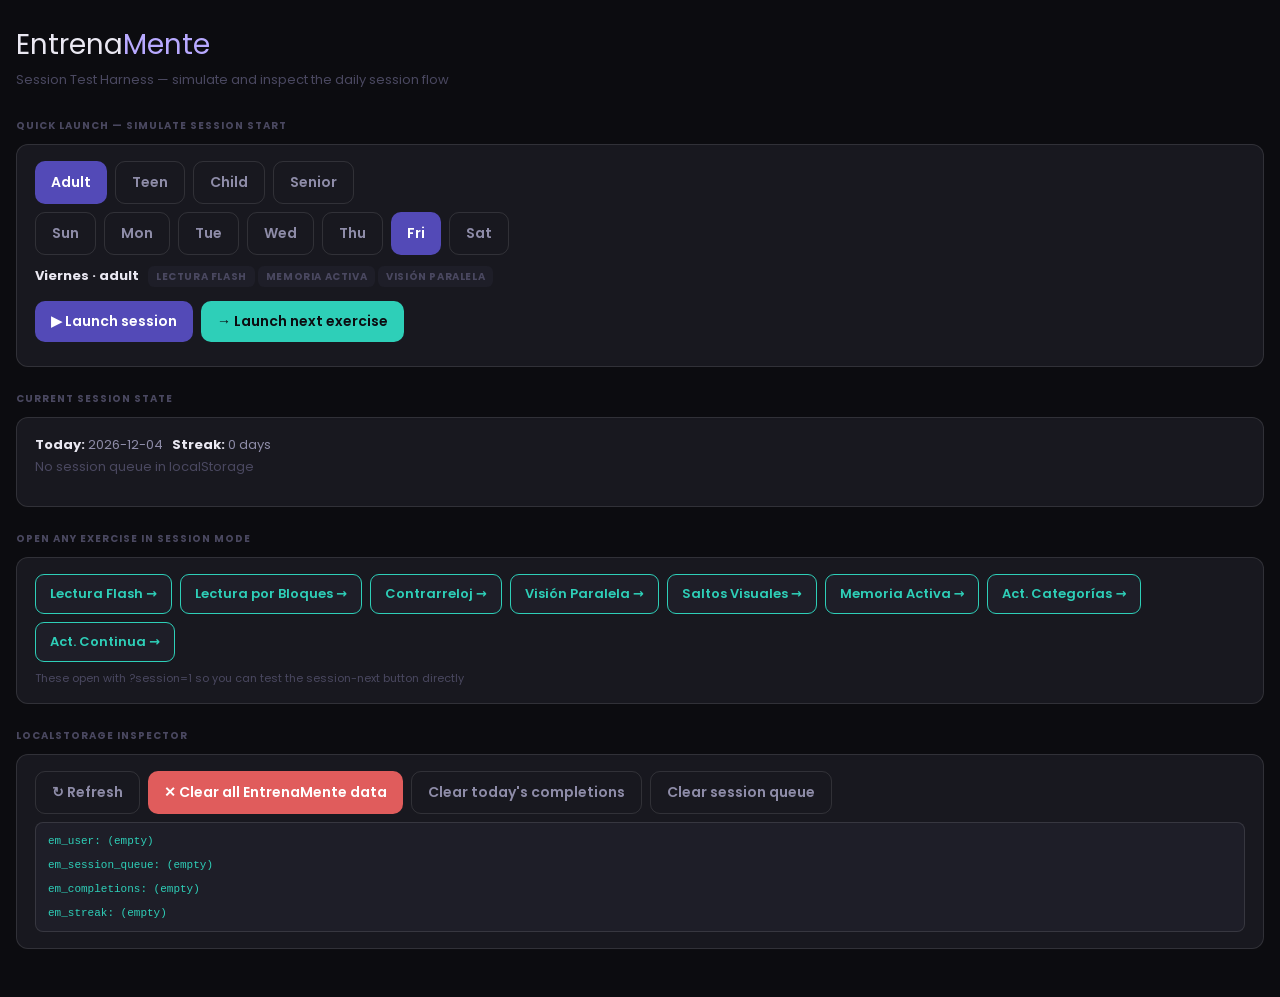
<file: test_session.html>
<!DOCTYPE html>
<html lang="es">
<head>
<meta charset="UTF-8">
<meta name="viewport" content="width=device-width,initial-scale=1">
<title>EntrenaMente — Session Test Harness</title>
<style>
  :root {
    --bg:#0C0C10; --card:#18181F; --card2:#1E1E28;
    --border:rgba(255,255,255,0.06); --border2:rgba(255,255,255,0.11);
    --text:#EAE8F2; --text2:#8E8CA8; --text3:#4A4860;
    --violet:#B8A9FF; --violet-deep:#534AB7;
    --teal:#2ECFB8; --green:#52C98A; --coral:#E05C5C; --amber:#F5A623;
    --r:12px;
  }
  * { box-sizing:border-box; margin:0; padding:0; }
  body { background:var(--bg); color:var(--text); font-family:'Poppins',system-ui,sans-serif;
    padding:24px 16px; min-height:100vh; }
  h1 { font-family:'Poppins',sans-serif; font-size:28px; font-weight:400;
    color:var(--text); margin-bottom:4px; }
  h1 em { color:var(--violet); font-style:normal; }
  .subtitle { font-size:13px; color:var(--text3); margin-bottom:28px; }
  .section { margin-bottom:24px; }
  .section-title { font-size:10px; font-weight:700; letter-spacing:0.10em;
    text-transform:uppercase; color:var(--text3); margin-bottom:10px; }
  .card { background:var(--card); border:1.5px solid var(--border2);
    border-radius:var(--r); padding:16px 18px; margin-bottom:10px; }
  .row { display:flex; gap:8px; flex-wrap:wrap; margin-bottom:8px; }
  .btn { padding:10px 16px; border-radius:10px; border:none; cursor:pointer;
    font-family:'Poppins',sans-serif; font-size:14px; font-weight:600;
    transition:all 0.15s; -webkit-tap-highlight-color:transparent; }
  .btn-violet { background:var(--violet-deep); color:#fff; }
  .btn-violet:hover { background:var(--violet); }
  .btn-teal { background:var(--teal); color:#0C0C10; }
  .btn-ghost { background:transparent; color:var(--text2);
    border:1.5px solid var(--border2); }
  .btn-ghost:hover { border-color:var(--violet); color:var(--violet); }
  .btn-danger { background:var(--coral); color:#fff; }
  .status { font-size:13px; color:var(--text2); line-height:1.7; }
  .status strong { color:var(--text); }
  .status .done { color:var(--green); }
  .status .pending { color:var(--text3); }
  .storage-dump { font-family:'Courier New',monospace; font-size:11px;
    color:var(--teal); background:var(--card2); border:1px solid var(--border2);
    border-radius:8px; padding:12px; white-space:pre-wrap; word-break:break-all;
    max-height:200px; overflow-y:auto; }
  .ex-link { display:inline-flex; align-items:center; gap:6px; padding:9px 14px;
    background:var(--card2); border:1.5px solid var(--border2); border-radius:9px;
    color:var(--text2); text-decoration:none; font-size:13px; font-weight:600;
    transition:all 0.15s; }
  .ex-link:hover { border-color:var(--violet); color:var(--violet); }
  .ex-link.in-session { border-color:var(--teal); color:var(--teal); }
  .tag { display:inline-block; padding:2px 8px; border-radius:6px;
    font-size:10px; font-weight:700; letter-spacing:0.06em; text-transform:uppercase; }
  .tag-done { background:rgba(82,201,138,0.15); color:var(--green); }
  .tag-next { background:rgba(46,207,184,0.15); color:var(--teal); }
  .tag-pending { background:var(--card2); color:var(--text3); }
  hr { border:none; border-top:1px solid var(--border); margin:20px 0; }
</style>
<link href="https://fonts.googleapis.com/css2?family=Poppins:wght@400;600;700&display=swap" rel="stylesheet">
</head>
<body>

<h1>Entrena<em>Mente</em></h1>
<div class="subtitle">Session Test Harness — simulate and inspect the daily session flow</div>

<!-- ── Quick Launch ── -->
<div class="section">
  <div class="section-title">Quick launch — simulate session start</div>
  <div class="card">
    <div class="row" id="profile-row">
      <button class="btn btn-ghost" onclick="setProfile('adult')">Adult</button>
      <button class="btn btn-ghost" onclick="setProfile('teen')">Teen</button>
      <button class="btn btn-ghost" onclick="setProfile('child')">Child</button>
      <button class="btn btn-ghost" onclick="setProfile('senior')">Senior</button>
    </div>
    <div class="row">
      <button class="btn btn-ghost" onclick="setDay(0)">Sun</button>
      <button class="btn btn-ghost" onclick="setDay(1)">Mon</button>
      <button class="btn btn-ghost" onclick="setDay(2)">Tue</button>
      <button class="btn btn-ghost" onclick="setDay(3)">Wed</button>
      <button class="btn btn-ghost" onclick="setDay(4)">Thu</button>
      <button class="btn btn-ghost" onclick="setDay(5)">Fri</button>
      <button class="btn btn-ghost" onclick="setDay(6)">Sat</button>
    </div>
    <div class="status" id="queue-preview" style="margin:10px 0 14px;"></div>
    <div class="row">
      <button class="btn btn-violet" onclick="launchSession()">▶ Launch session</button>
      <button class="btn btn-teal" onclick="launchNext()">→ Launch next exercise</button>
    </div>
  </div>
</div>

<!-- ── Session State ── -->
<div class="section">
  <div class="section-title">Current session state</div>
  <div class="card">
    <div class="status" id="session-state"></div>
    <div id="ex-list" style="margin-top:12px;display:flex;flex-direction:column;gap:6px;"></div>
  </div>
</div>

<!-- ── Manual Exercise Links (with ?session=1) ── -->
<div class="section">
  <div class="section-title">Open any exercise in session mode</div>
  <div class="card">
    <div class="row" id="ex-links"></div>
    <div style="font-size:11px;color:var(--text3);margin-top:8px;">These open with ?session=1 so you can test the session-next button directly</div>
  </div>
</div>

<!-- ── localStorage Inspector ── -->
<div class="section">
  <div class="section-title">localStorage inspector</div>
  <div class="card">
    <div class="row">
      <button class="btn btn-ghost" onclick="refreshStorage()">↻ Refresh</button>
      <button class="btn btn-danger" onclick="clearAll()">✕ Clear all EntrenaMente data</button>
      <button class="btn btn-ghost" onclick="clearCompletions()">Clear today's completions</button>
      <button class="btn btn-ghost" onclick="clearQueue()">Clear session queue</button>
    </div>
    <div class="storage-dump" id="storage-dump"></div>
  </div>
</div>

<script>
const EXERCISES = {
  flash:    { name:'Lectura Flash',             url:'lectura_flash_rsvp.html' },
  bloques:  { name:'Lectura por Bloques',        url:'lectura_por_bloques_prototype.html' },
  contra:   { name:'Contrarreloj',               url:'contrarreloj.html' },
  vision:   { name:'Visión Paralela',            url:'vision_paralela.html' },
  saltos:   { name:'Saltos Visuales',            url:'saltos_visuales.html' },
  memoria:  { name:'Memoria Activa',             url:'memoria_activa.html' },
  cats:     { name:'Act. Categorías',            url:'actualizacion_categorias.html' },
  continua: { name:'Act. Continua',              url:'actualizacion_continua.html' },
};

const SCHEDULE = {
  adult:  [['flash','cats','saltos'],['flash','cats','saltos'],['contra','memoria','vision'],['flash','continua','bloques'],['contra','cats','saltos'],['flash','memoria','vision'],['continua','bloques','saltos']],
  teen:   [['flash','cats','saltos'],['flash','cats','saltos'],['contra','memoria','vision'],['flash','continua','bloques'],['contra','cats','saltos'],['flash','memoria','vision'],['continua','bloques','saltos']],
  child:  [['cats','saltos'],['flash','cats'],['cats','saltos'],['flash','cats'],['cats','saltos'],['flash','cats'],['cats','saltos']],
  senior: [['flash','cats','saltos'],['flash','cats','saltos'],['contra','cats','vision'],['flash','saltos','bloques'],['contra','cats','saltos'],['flash','cats','vision'],['saltos','bloques','cats']],
};

const DAY_NAMES = ['Domingo','Lunes','Martes','Miércoles','Jueves','Viernes','Sábado'];
let _profile = 'adult';
let _day = new Date().getDay();

function today() { return new Date().toISOString().slice(0,10); }

function getCompletions() {
  try { return JSON.parse(localStorage.getItem('em_completions')||'{}'); } catch(e) { return {}; }
}
function getTodayCompletions() { return getCompletions()[today()] || []; }

function setProfile(p) {
  _profile = p;
  document.querySelectorAll('#profile-row .btn').forEach(b => {
    b.classList.toggle('btn-violet', b.textContent.toLowerCase() === p);
    b.classList.toggle('btn-ghost', b.textContent.toLowerCase() !== p);
  });
  updateQueuePreview();
}

function setDay(d) {
  _day = d;
  document.querySelectorAll('.row:nth-child(2) .btn').forEach((b,i) => {
    b.classList.toggle('btn-violet', i === d);
    b.classList.toggle('btn-ghost', i !== d);
  });
  updateQueuePreview();
}

function getQueue() { return (SCHEDULE[_profile]||SCHEDULE.adult)[_day]; }

function updateQueuePreview() {
  const keys = getQueue();
  const done = getTodayCompletions();
  const names = keys.map(k => {
    const ex = EXERCISES[k];
    const isDone = done.includes(k);
    return `<span class="tag ${isDone?'tag-done':'tag-pending'}">${isDone?'✓ ':''} ${ex?.name||k}</span>`;
  });
  document.getElementById('queue-preview').innerHTML =
    `<strong>${DAY_NAMES[_day]} · ${_profile}</strong> &nbsp; ${names.join(' ')}`;
}

function launchSession() {
  const keys = getQueue();
  const done = getTodayCompletions();
  const queue = { keys, date: today(), profile: _profile };
  try { localStorage.setItem('em_session_queue', JSON.stringify(queue)); } catch(e) {}
  // Also set em_user so exercises know the profile
  try {
    const existing = JSON.parse(localStorage.getItem('em_user')||'{}');
    localStorage.setItem('em_user', JSON.stringify({...existing, profile:_profile, name: existing.name||'Test'}));
  } catch(e) {}
  const remaining = keys.filter(k => !done.includes(k));
  if(remaining.length === 0) { alert('All exercises already completed today. Clear completions first.'); return; }
  const first = EXERCISES[remaining[0]];
  window.location.href = first.url + '?session=1';
}

function launchNext() {
  try {
    const q = JSON.parse(localStorage.getItem('em_session_queue')||'null');
    const done = getTodayCompletions();
    if(!q) { alert('No session queue found. Use Launch session first.'); return; }
    const remaining = q.keys.filter(k => !done.includes(k));
    if(remaining.length === 0) { window.location.href = 'index.html?done=session'; return; }
    window.location.href = EXERCISES[remaining[0]].url + '?session=1';
  } catch(e) { alert('Error: ' + e.message); }
}

function refreshStorage() {
  // Session state
  const q = JSON.parse(localStorage.getItem('em_session_queue')||'null');
  const done = getTodayCompletions();
  const streak = JSON.parse(localStorage.getItem('em_streak')||'{"count":0}');

  let stateHtml = `<strong>Today:</strong> ${today()} &nbsp; <strong>Streak:</strong> ${streak.count} days<br>`;
  if(q) {
    const remaining = q.keys.filter(k => !done.includes(k));
    stateHtml += `<strong>Queue:</strong> ${q.keys.join(', ')} (${q.profile}, ${q.date})<br>`;
    stateHtml += `<strong>Completed today:</strong> ${done.length > 0 ? done.join(', ') : 'none'}<br>`;
    stateHtml += `<strong>Remaining:</strong> ${remaining.length > 0 ? remaining.join(', ') : '<span class="done">All done! 🔥</span>'}`;
  } else {
    stateHtml += '<span class="pending">No session queue in localStorage</span>';
  }
  document.getElementById('session-state').innerHTML = stateHtml;

  // Exercise list with status tags
  const list = document.getElementById('ex-list');
  list.innerHTML = '';
  if(q) {
    q.keys.forEach((k, i) => {
      const ex = EXERCISES[k];
      const isDone = done.includes(k);
      const isNext = !isDone && done.length === i || (!isDone && q.keys.slice(0,i).every(k2=>done.includes(k2)));
      const tag = isDone ? '<span class="tag tag-done">✓ done</span>' :
                  isNext ? '<span class="tag tag-next">← next</span>' :
                           '<span class="tag tag-pending">pending</span>';
      list.innerHTML += `<div style="display:flex;align-items:center;gap:10px;padding:8px 0;border-bottom:1px solid var(--border);">
        <span style="font-size:13px;color:${isDone?'var(--text3)':'var(--text)'};flex:1;">${i+1}. ${ex?.name||k}</span>
        ${tag}
        <a href="${ex?.url}?session=1" class="ex-link" style="font-size:12px;padding:6px 10px;">Open ↗</a>
      </div>`;
    });
  }

  // Exercise links
  const linksEl = document.getElementById('ex-links');
  linksEl.innerHTML = '';
  Object.entries(EXERCISES).forEach(([key, ex]) => {
    const isDone = done.includes(key);
    linksEl.innerHTML += `<a href="${ex.url}?session=1" class="ex-link ${isDone?'':'in-session'}">${ex.name}${isDone?' ✓':' →'}</a>`;
  });

  // Storage dump
  const keys = ['em_user','em_session_queue','em_completions','em_streak'];
  const dump = keys.map(k => {
    const v = localStorage.getItem(k);
    if(!v) return `${k}: (empty)`;
    try { return `${k}:\n${JSON.stringify(JSON.parse(v), null, 2)}`; }
    catch(e) { return `${k}: ${v}`; }
  }).join('\n\n');
  document.getElementById('storage-dump').textContent = dump;
}

function clearAll() {
  if(!confirm('Clear all EntrenaMente localStorage?')) return;
  ['em_user','em_session_queue','em_completions','em_streak'].forEach(k => localStorage.removeItem(k));
  refreshStorage();
}
function clearCompletions() {
  try {
    const all = getCompletions();
    delete all[today()];
    localStorage.setItem('em_completions', JSON.stringify(all));
  } catch(e) {}
  refreshStorage(); updateQueuePreview();
}
function clearQueue() {
  localStorage.removeItem('em_session_queue');
  refreshStorage();
}

// Init
setProfile('adult');
setDay(new Date().getDay());
refreshStorage();
</script>
</body>
</html>
</file>
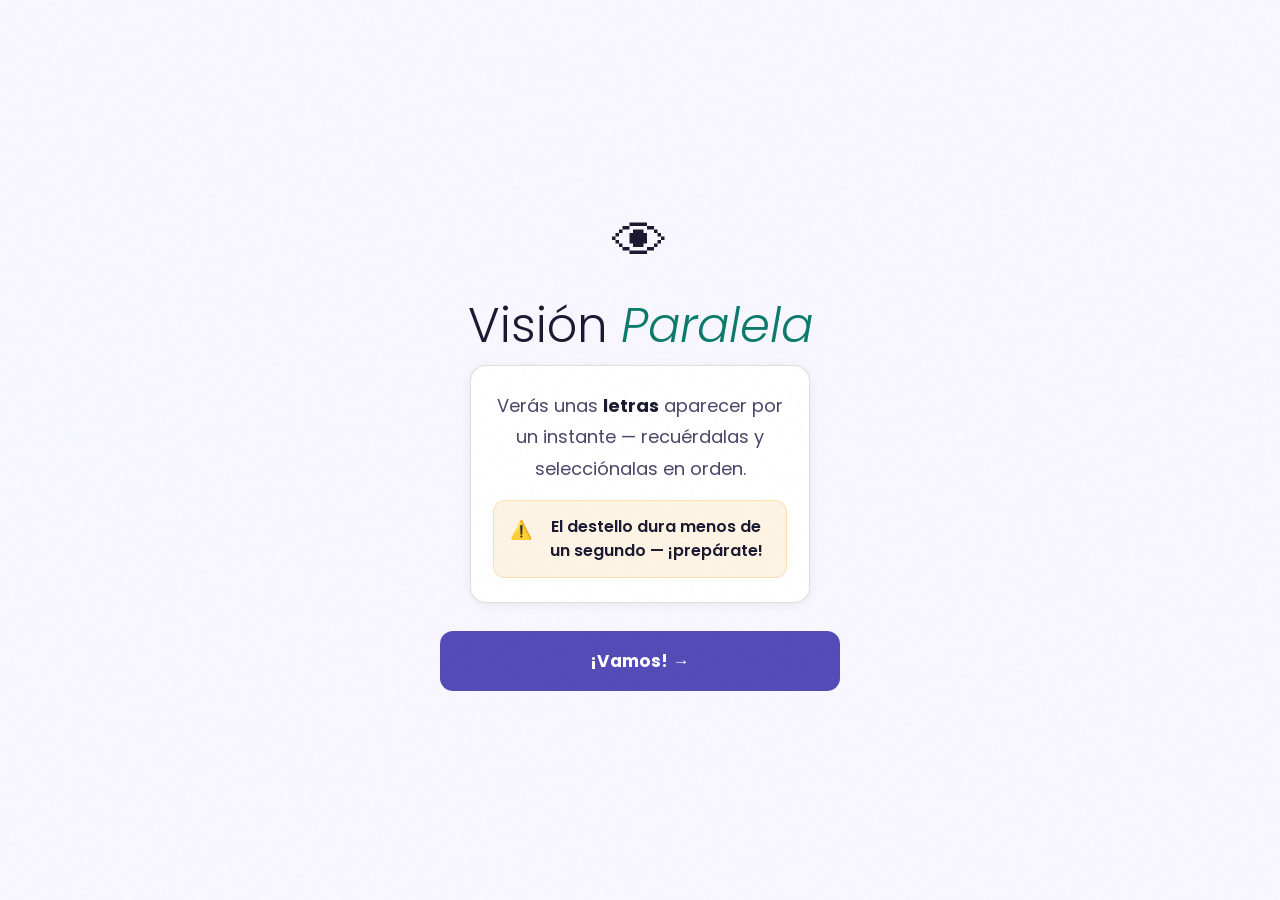
<file: vision_paralela.html>
<!DOCTYPE html>
<html lang="es">
<head>
<meta charset="UTF-8">
<meta name="viewport" content="width=device-width, initial-scale=1.0">
<title>EntrenaMente — Visión Paralela</title>
<style>
:root {
  --bg:#F8F7FF; --bg2:#F0EEF8; --card:#FFFFFF; --card2:#F4F2FC;
  --border:rgba(0,0,0,0.07); --border2:rgba(0,0,0,0.13);
  --text:#1A1830; --text2:#4A4468; --text3:#5C5880;
  /* Brand violet — primary accent */
  --violet:#6C5CE7; --violet-d:rgba(108,92,231,0.10); --violet-b:rgba(108,92,231,0.25);
  --violet-deep:#534AB7;
  /* Teal — action/success/interactive */
  --teal:#0A7A6A; --teal-d:rgba(10,122,106,0.10); --teal-b:rgba(10,122,106,0.25);
  /* Supporting palette */
  --gold:#C9A84C; --gold-l:rgba(201,168,76,0.12); --gold-b:rgba(201,168,76,0.30);
  --amber:#F5A623; --amber-d:rgba(245,166,35,0.12); --amber-b:rgba(245,166,35,0.28);
  --coral:#E05C5C; --coral-d:rgba(224,92,92,0.12); --coral-b:rgba(224,92,92,0.30);
  --purple:#B8A9FF; --purple-d:rgba(184,169,255,0.12); --purple-b:rgba(184,169,255,0.28);
  --green:#52C98A; --green-d:rgba(82,201,138,0.12); --green-b:rgba(82,201,138,0.30);
  --ink:var(--text); --ink2:var(--text2); --muted:#4A4860;
  --r:14px; --sh:0 2px 20px rgba(0,0,0,0.35);
}

* { box-sizing: border-box; margin: 0; padding: 0; }

body {
  font-family: 'Poppins', sans-serif;
  background:var(--bg);
  color:var(--text);
  min-height: 100vh;
  display: flex; flex-direction: column; align-items: center;
  padding-bottom: 60px;
}

header {
  width: 100%; background: var(--ink);
  display: flex; align-items: center; justify-content: space-between;
  padding: 13px 26px;
}
.logo { font-size: 14px; font-weight: 700; color: #fff; letter-spacing: 0.03em; }
.logo em { color: #F5C842; font-style: normal; }
.ex-tag {
  font-size: 11px; font-weight: 600; letter-spacing: 0.09em; text-transform: uppercase;
  color: var(--teal-l); background: rgba(15,118,110,0.3);
  border: 1px solid rgba(15,118,110,0.5); padding: 3px 11px; border-radius: 20px;
}
.hdr-stats { display: flex; gap: 14px; }
.hstat { font-size: 12px; color: rgba(255,255,255,0.5); display: flex; gap: 5px; align-items: center; }
.hstat b { color: #F5C842; }

main { width: 100%; max-width: 700px; padding: 24px 16px 0; display: flex; flex-direction: column; gap: 18px; }

/* ── Progress dots ── */
.prog-dots { display: flex; gap: 5px; }
.pdot { flex: 1; height: 4px; border-radius: 2px; background: var(--bg2); transition: background 0.35s; }
.pdot.done { background: var(--teal); }
.pdot.active { background: var(--amber); }

/* ── Task tabs ── */
.task-tabs { display: grid; grid-template-columns: repeat(3,1fr); gap: 7px; }
.ttab {
  padding: 11px 8px; border-radius: 11px;
  border: 1.5px solid var(--border2); background: var(--card);
  cursor: pointer; text-align: center;
  font-family: 'Poppins', sans-serif;
  font-size: 11px; font-weight: 600; color: var(--muted);
  letter-spacing: 0.04em; text-transform: uppercase; transition: all 0.18s;
}
.ttab:hover { border-color:var(--teal);color:var(--text);background:var(--teal-d); }
.ttab.active { background: var(--purple-m); border-color:var(--teal);color:var(--text);background:var(--teal-d); }
.ttab .ticon { font-size: 20px; display: block; margin-bottom: 4px; }

/* ── Cards ── */
.task-card {
  background: var(--card); border-radius: var(--r);
  border: 1.5px solid var(--border2); box-shadow: var(--sh);
  overflow: hidden; display: none;
}
.task-card.active { display:flex; flex-direction:column; position:fixed; inset:0; overflow-y:auto; z-index:10; background:var(--bg); border-radius:0; }

.chead {
  padding: 16px 22px 14px; border-bottom: 1.5px solid var(--border);
  display: flex; justify-content: space-between; align-items: flex-start; gap: 12px;
}
.chead-left .ctitle { font-size: 15px; font-weight: 700; margin-bottom: 3px; }
.chead-left .csub { font-size: 12px; color: var(--ink2); line-height: 1.5; max-width: 360px; }
.cpills { display: flex; gap: 6px; margin-top: 8px; flex-wrap: wrap; }
.cpill {
  font-size: 10px; font-weight: 700; letter-spacing: 0.07em; text-transform: uppercase;
  padding: 2px 8px; border-radius: 20px;
}
.cp-teal { background: var(--teal-l); color: var(--teal); }
.cp-amber { background: var(--amber-l); color: var(--amber); }
.cp-purple { background: var(--purple-l); color: var(--purple); }
.cp-coral { background: var(--coral-l); color: var(--coral); }

.clive { text-align: right; }
.clive .cv { font-size: 22px; font-weight: 700; color: var(--teal); font-variant-numeric: tabular-nums; }
.clive .cl { font-size: 10px; color: var(--muted); letter-spacing: 0.06em; text-transform: uppercase; }

.prog-bar { height: 3px; background: var(--bg2); }
.prog-fill { height: 100%; transition: width 0.3s ease, background 0.3s; }

/* ── Shared arena ── */
.arena {
  flex:1; display: flex; flex-direction: column;
  align-items: center; justify-content: center; gap: 16px;
  padding: 28px 24px;
}

/* ── Shared footer ── */
.cfooter { padding:14px 20px 28px; border-top:1px solid var(--border); display:flex; align-items:center; justify-content:space-between; gap:10px; margin-top:auto; }
.btn {
  font-family: 'Poppins', sans-serif; font-size: 12px; font-weight: 600;
  padding: 8px 16px; border-radius: 9px; border: none; cursor: pointer;
  letter-spacing: 0.02em; transition: all 0.15s;
}
.btn-ink { background: var(--ink); color: #fff; }
.btn-ink:hover { background: var(--purple); }
.btn-ghost { background: transparent; color: var(--ink2); border: 1.5px solid var(--border2); }
.btn-ghost:hover { border-color: var(--ink); color: var(--ink); }
.btn-teal { background: var(--teal); color: #fff; }
.btn-teal:hover { opacity: 0.88; }

/* ════════════════════════════════════
   TASK 1 — Whole Report (string flash)
   ════════════════════════════════════ */
.flash-display {
  font-family: 'Playfair Display', serif;
  font-size: 38px; font-weight: 500; letter-spacing: 0.22em;
  color: var(--ink); min-height: 58px; display: flex; align-items: center;
  transition: opacity 0.1s;
}
.flash-display.hidden { opacity: 0; }

.response-row {
  display: flex; gap: 8px; justify-content: center; flex-wrap: wrap; margin-top: 4px;
}
.letter-btn {
  width: 42px; height: 42px; border-radius: 9px;
  border: 1.5px solid var(--border2); background: var(--card2);
  font-family: 'Playfair Display', serif; font-size: 18px; font-weight: 500;
  cursor: pointer; transition: all 0.12s; color: var(--ink);
  display: flex; align-items: center; justify-content: center;
  font-variant: normal; text-transform: uppercase;
}
.letter-btn:hover { border-color:var(--teal);color:var(--text);background:var(--teal-d); background: var(--purple-m); }
.letter-btn.selected { background: var(--purple-m); border-color:var(--teal);color:var(--text);background:var(--teal-d); }
.letter-btn.correct-l { background: var(--green-l); border-color: var(--teal); color: var(--teal); }
.letter-btn.wrong-l { background: var(--coral-l); border-color: var(--coral); color: var(--coral); }
.letter-btn.disabled { pointer-events: none; opacity: 0.5; }

.input-slots { display: flex; gap: 10px; }
.slot {
  width: 46px; height: 52px; border-radius: 9px;
  border: 1.5px solid var(--border2); background: var(--card2);
  font-family: 'Playfair Display', serif; font-size: 22px; font-weight: 500;
  display: flex; align-items: center; justify-content: center;
  color: var(--ink); transition: all 0.15s; letter-spacing: 0;
}
.slot.filled { background: var(--purple-m); border-color:var(--teal);color:var(--text);background:var(--teal-d); }
.slot.correct-s { background: var(--green-l); border-color: var(--teal); color: var(--teal); }
.slot.wrong-s { background: var(--coral-l); border-color: var(--coral); color: var(--coral); }

.flash-prompt { font-size: 13px; color: var(--ink2); text-align: center; line-height: 1.5; }
.flash-prompt strong { color: var(--amber); }

/* ════════════════════════════════════
   TASK 2 — Partial Report (cued letter)
   ════════════════════════════════════ */
.partial-display { position: relative; text-align: center; }
.partial-string {
  font-family: 'Playfair Display', serif;
  font-size: 38px; font-weight: 500; letter-spacing: 0.22em; color: var(--ink);
  min-height: 58px; transition: opacity 0.1s;
}
.partial-string.hidden { opacity: 0; }
.cue-indicator {
  display: flex; gap: 0; justify-content: center; margin-top: 6px;
}
.cue-dot {
  width: 42px; height: 6px; border-radius: 3px; background: transparent;
  transition: background 0.2s;
  /* spacing matches letter-spacing above */
  margin: 0 4px;
}
.cue-dot.active-cue { background: var(--amber); }

.partial-choice {
  display: grid; grid-template-columns: repeat(6, 1fr); gap: 7px; max-width: 320px;
}
.pchoice-btn {
  padding: 10px 6px; border-radius: 9px;
  border: 1.5px solid var(--border2); background: var(--card2);
  font-family: 'Playfair Display', serif; font-size: 20px;
  cursor: pointer; transition: all 0.12s; color: var(--ink);
  text-align: center; text-transform: uppercase;
}
.pchoice-btn:hover { border-color: var(--teal); color: var(--teal); background: var(--teal-m); }
.pchoice-btn.pc-correct { background: var(--green-l); border-color: var(--teal); color: var(--teal); pointer-events: none; }
.pchoice-btn.pc-wrong { background: var(--coral-l); border-color: var(--coral); color: var(--coral); pointer-events: none; }
.pchoice-btn.pc-locked { pointer-events: none; opacity: 0.4; }

/* ════════════════════════════════════
   TASK 3 — String Matching (forced choice)
   ════════════════════════════════════ */
.match-target-wrap {
  display: flex; flex-direction: column; align-items: center; gap: 8px;
}
.match-label { font-size: 11px; font-weight: 700; letter-spacing: 0.08em; text-transform: uppercase; color: var(--muted); }
.match-string {
  font-family: 'Playfair Display', serif;
  font-size: 36px; font-weight: 500; letter-spacing: 0.2em;
  color: var(--ink); min-height: 54px; transition: opacity 0.1s;
}
.match-string.hidden { opacity: 0; }

.match-options { display: flex; flex-direction: column; gap: 10px; width: 100%; max-width: 360px; }
.match-opt {
  padding: 14px 20px; border-radius: 11px;
  border: 1.5px solid var(--border2); background: var(--card2);
  font-family: 'Playfair Display', serif; font-size: 22px; font-weight: 400;
  letter-spacing: 0.15em; cursor: pointer; transition: all 0.12s;
  text-align: center; color: var(--ink); text-transform: uppercase;
}
.match-opt:hover { border-color:var(--teal);color:var(--text);background:var(--teal-d); background: var(--purple-m); }
.match-opt.mo-correct { background: var(--green-l); border-color: var(--teal); color: var(--teal); pointer-events: none; }
.match-opt.mo-wrong { background: var(--coral-l); border-color: var(--coral); color: var(--coral); pointer-events: none; }
.match-opt.mo-locked { pointer-events: none; opacity: 0.4; }

/* ── Results panel ── */
.results-panel {
  padding: 24px 22px; display: none; flex-direction: column; gap: 14px;
}
.results-panel.show { display: flex; }
.res-score-big { text-align: center; }
.res-score-big .rv { font-size: 52px; font-weight: 300; color: var(--teal); line-height: 1; }
.res-score-big .rl { font-size: 13px; color: var(--muted); margin-top: 3px; }
.res-metrics { display: grid; grid-template-columns: 1fr 1fr 1fr; gap: 10px; }
.rm {
  background: var(--card2); border: 1.5px solid var(--border); border-radius: 10px;
  padding: 12px 10px; text-align: center;
}
.rm .rv { font-size: 20px; font-weight: 700; color: var(--teal); }
.rm .rl { font-size: 10px; color: var(--muted); letter-spacing: 0.05em; text-transform: uppercase; margin-top: 2px; }
.res-insight {
  padding: 14px 16px; border-radius: 11px;
  background: var(--purple-m); border: 1.5px solid rgba(109,40,217,0.18);
  font-size: 13px; color: var(--ink2); line-height: 1.65;
}
.res-insight strong { color: var(--purple); }
.res-btns { display: flex; gap: 10px; justify-content: center; }

/* ── Science note ── */
.sci {
  background: var(--card); border: 1.5px solid var(--border2); border-radius: var(--r);
  padding: 16px 20px; font-size: 12px; color: var(--ink2); line-height: 1.7;
  box-shadow: var(--sh);
}
.sci-hd { font-size: 10px; font-weight: 700; letter-spacing: 0.09em; text-transform: uppercase; color: var(--muted); margin-bottom: 7px; }

/* Exposure selector */
.exp-row { display: flex; gap: 6px; align-items: center; }
.exp-btn {
  font-family: 'Poppins', sans-serif; font-size: 11px; font-weight: 600;
  padding: 5px 11px; border-radius: 8px; border: 1.5px solid var(--border2);
  background: transparent; color: var(--ink2); cursor: pointer; transition: all 0.14s;
}
.exp-btn.active { border-color:var(--teal);color:var(--text);background:var(--teal-d); background: var(--purple-m); }

/* ═══════════════════════════════════════
   MOBILE RESPONSIVENESS — applied globally
   ═══════════════════════════════════════ */
@media (max-width: 640px) {
  /* Base text scale up */
  body { font-size: 16px; }

  /* Header: hide XP bar and secondary stats on very small screens */
  .xp-bar-wrap { display: none !important; }
  header { padding: 12px 16px !important; }

  /* Main container: full bleed with comfortable padding */
  main { padding: 16px 12px 0 !important; gap: 14px !important; }

  /* Cards: reduce padding so content breathes */
  .chead, .card-top { padding: 14px 16px 12px !important; }
  .ctitle, .card-title { font-size: 17px !important; }
  .csub, .card-sub { font-size: 14px !important; }

  /* Controls grid: single column on mobile */
  .controls-grid { grid-template-columns: 1fr !important; padding: 14px 16px !important; }

  /* Question options: bigger tap targets */
  .q-opt, .qopt, .copt, .ropt { 
    padding: 14px 16px !important; 
    font-size: 15px !important; 
    min-height: 48px !important;
  }

  /* RSVP word: bigger on mobile */
  .rsvp-pre, .rsvp-focal, .rsvp-post, .rsvp-word-full { font-size: 36px !important; }
  .rsvp-phrase { font-size: 22px !important; line-height: 1.4 !important; }
  .rsvp-viewport { height: 180px !important; padding: 0 16px !important; }

  /* Buttons: full width on mobile where stacked */
  .cfooter, .q-footer, .drill-footer { 
    padding: 12px 14px !important; 
    flex-wrap: wrap !important; 
    gap: 8px !important;
  }
  .btn { font-size: 14px !important; padding: 11px 16px !important; min-height: 44px !important; }
  .btn-sm { font-size: 13px !important; padding: 10px 14px !important; }
  .start-btn { font-size: 16px !important; padding: 16px !important; }

  /* Memory slots: 2 col max */
  .memory-slots { grid-template-columns: 1fr 1fr !important; }

  /* Recall grid: single col on narrow phones */
  .recall-grid { grid-template-columns: 1fr !important; }

  /* Word flash display */
  .word-big { font-size: 34px !important; }
  .mem-item { font-size: 38px !important; }

  /* n-back grid cells */
  .vis-grid { width: 192px !important; gap: 6px !important; }
  .cell { width: 56px !important; height: 56px !important; }

  /* Letter display */
  .letter-display { font-size: 42px !important; }

  /* Mode/tab grids */
  .mode-grid { grid-template-columns: 1fr !important; }
  .mode-tabs { grid-template-columns: 1fr !important; }
  .task-tabs { grid-template-columns: 1fr !important; }

  /* Pillar section padding on index */
  .pillar, .section-label, .divider { padding-left: 16px !important; padding-right: 16px !important; }

  /* Results boxes */
  .res-top, .res-grid { gap: 8px !important; }
  .res-box .rv, .res-big .rv { font-size: 32px !important; }

  /* Sentence display in Contrarreloj */
  .sentence-display { font-size: 16px !important; line-height: 1.8 !important; }
  .reading-area { padding: 18px 16px 14px !important; }

  /* Recall slots in Memoria Activa */
  .recall-slot { min-width: 44px !important; height: 46px !important; font-size: 12px !important; }
  .recall-area { padding: 14px 14px 16px !important; }
  .keyboard { gap: 5px !important; }
  .key { padding: 10px 5px !important; font-size: 14px !important; }

  /* Equation display */
  .equation-display { font-size: 26px !important; }

  /* Sent display in Contrarreloj */
  .sent-display { font-size: 18px !important; }

  /* Tutorial steps */
  .tut-body { padding: 14px 16px !important; font-size: 14px !important; }
  .tut-footer { padding: 12px 16px !important; }
  .tut-head { padding: 10px 16px !important; }

  /* Stats header: smaller */
  .hstats { gap: 10px !important; }
  .hstat { font-size: 11px !important; }
  .hstat b { font-size: 12px !important; }

  /* Science note collapsible */
  .sci-toggle-btn { font-size: 13px !important; }
}

/* Collapsible science note */
.sci-details {
  background: var(--card, #fff);
  border: 1.5px solid var(--border2, rgba(0,0,0,0.12));
  border-radius: 12px;
  overflow: hidden;
  box-shadow: 0 1px 4px rgba(0,0,0,0.06);
}
.sci-details summary {
  padding: 13px 18px;
  font-size: 13px; font-weight: 700;
  cursor: pointer; list-style: none;
  display: flex; align-items: center; justify-content: space-between;
  color: var(--muted, #888); letter-spacing: 0.03em;
  user-select: none;
  -webkit-tap-highlight-color: transparent;
}
.sci-details summary::-webkit-details-marker { display: none; }
.sci-details summary::after {
  content: '▸';
  font-size: 11px; transition: transform 0.2s;
  color: var(--muted, #888);
}
.sci-details[open] summary::after { transform: rotate(90deg); }
.sci-details[open] summary {
  border-bottom: 1.5px solid var(--border, rgba(0,0,0,0.08));
}
.sci-details-body {
  padding: 14px 18px 16px;
  font-size: 13px; color:var(--text); line-height: 1.7;
}
@media (max-width: 640px) {
  .sci-details summary { font-size: 14px !important; padding: 14px 16px !important; }
  .sci-details-body { font-size: 14px !important; padding: 14px 16px 16px !important; }
}

body::before{display:none;}

/* ── Shared design system classes ── */
.logo{font-family:'Poppins',sans-serif;font-size:20px;font-weight:300;color:var(--text);letter-spacing:-0.01em;}
.logo em{color:var(--gold);font-style:italic;}
.hdr-back{font-size:15px;color:var(--text3);text-decoration:none;display:flex;align-items:center;gap:4px;transition:color 0.15s;}
.hdr-back:hover{color:var(--text2);}
.hdr-ex-name{font-size:15px;font-weight:600;letter-spacing:0.08em;text-transform:uppercase;color:var(--text3);}
.hdr-stat{font-size:15px;color:var(--text3);display:flex;align-items:center;gap:5px;}
.hdr-stat b{color:var(--teal);font-size:13px;}
.instr-banner{background:var(--teal-d);border-bottom:1px solid var(--teal-b);padding:14px 20px;display:flex;align-items:flex-start;gap:12px;}
.instr-icon{font-size:20px;flex-shrink:0;margin-top:1px;}
.instr-text{font-size:17px;color:var(--text2);line-height:1.65;}
.instr-text strong{color:var(--text);font-weight:600;}
.card-title-serif{font-family:'Poppins',sans-serif;font-size:24px;font-weight:300;color:var(--text);line-height:1.1;margin-bottom:4px;}
.sci-details{background:var(--card);border:1px solid var(--border2);border-radius:var(--r);box-shadow:var(--sh);overflow:hidden;}
.sci-details summary{padding:13px 18px;font-size:12px;font-weight:700;letter-spacing:0.07em;text-transform:uppercase;color:var(--text3);cursor:pointer;list-style:none;display:flex;align-items:center;justify-content:space-between;-webkit-tap-highlight-color:transparent;}
.sci-details summary::-webkit-details-marker{display:none;}
.sci-details summary::after{content:'▸';font-size:10px;transition:transform 0.2s;color:var(--text3);}
.sci-details[open] summary::after{transform:rotate(90deg);}
.sci-details[open] summary{border-bottom:1px solid var(--border);}
.sci-body,.sci-details-body{padding:14px 18px 16px;font-size:16px;color:var(--text2);line-height:1.7;}
.sci-body strong,.sci-details-body strong{color:var(--text);}


/* ── Ready Screen ── */
.ready-screen {
  position:fixed; inset:0; z-index:200;
  background:var(--bg);
  display:flex; flex-direction:column;
  align-items:center; justify-content:center;
  padding:32px 24px; text-align:center;
  overflow:hidden;
}
.ready-screen.hidden { display:none; }
.ready-screen::before {
  content:''; position:absolute; inset:0; pointer-events:none; z-index:0; opacity:0.4;
  background-image:url("data:image/svg+xml,%3Csvg viewBox='0 0 256 256' xmlns='http://www.w3.org/2000/svg'%3E%3Cfilter id='n'%3E%3CfeTurbulence type='fractalNoise' baseFrequency='0.9' numOctaves='4' stitchTiles='stitch'/%3E%3C/filter%3E%3Crect width='100%25' height='100%25' filter='url(%23n)' opacity='0.05'/%3E%3C/svg%3E");
}
.ready-inner{display:flex;flex-direction:column;align-items:center;width:100%;max-width:400px;padding:12px 0 8px;text-align:center;}
@keyframes rdyUp { from{opacity:0;transform:translateY(20px)} to{opacity:1;transform:translateY(0)} }
.ready-logo{font-family:'Fredoka',sans-serif;font-size:14px;font-weight:600;color:var(--text3);letter-spacing:0.02em;margin-bottom:16px;text-align:center;}
.ready-logo em{color:var(--violet);font-style:italic;}
.ready-title {
  font-family:'Poppins',sans-serif;
  font-size:clamp(32px,8vw,48px); font-weight:300;
  color:var(--text); line-height:1.1; margin-bottom:12px;
}
.ready-title em { color:var(--teal); font-style:italic; }
.ready-sub{font-size:19px;color:var(--text2);line-height:1.65;text-align:center;margin-bottom:24px;max-width:320px;}
.ready-sub strong { color:var(--text); font-weight:600; }

/* Animation preview box */
.ready-preview {
  width:100%; max-width:340px;
  background:var(--card); border:1px solid var(--border2);
  border-radius:16px; overflow:hidden;
  margin-bottom:28px; min-height:110px;
  display:flex; align-items:center; justify-content:center;
  position:relative;
}
.preview-label {
  position:absolute; top:10px; left:14px;
  font-size:10px; font-weight:700; letter-spacing:0.10em;
  text-transform:uppercase; color:var(--text3);
}
.preview-inner {
  padding:20px 24px; width:100%;
  display:flex; align-items:center; justify-content:center;
}


.ready-step-text strong { color:var(--text); font-weight:600; }

.ready-btn {
  width:100%; padding:17px;
  background:var(--teal); color:var(--bg);
  border:none; border-radius:13px; cursor:pointer;
  font-family:'Poppins',sans-serif;
  font-size:17px; font-weight:700; letter-spacing:0.02em;
  transition:all 0.2s; -webkit-tap-highlight-color:transparent;
  margin-bottom:14px;
}
.ready-btn:hover { opacity:0.88; transform:translateY(-1px); }
.ready-btn:active { transform:translateY(0); }
.ready-hint {
  font-size:16px; color:var(--text3); line-height:1.5;
}

@media(max-width:600px) {
  .ready-screen { padding:24px 16px; }
  .ready-title { font-size:34px; }
  .ready-sub { font-size:16px; }
  .ready-steps { flex-direction:column; gap:8px; }
  .ready-btn { font-size:16px; padding:16px; }
}


/* ── Brand logo ── */
.logo, .brand-name {
  font-family: 'Fredoka', 'Poppins', sans-serif;
  font-size: 20px; font-weight: 600;
  color: var(--text); letter-spacing: -0.01em;
  display: flex; align-items: center;
}
.logo em, .brand-name em {
  color: var(--violet); font-style: italic;
}
/* ── Primary button — violet ── */
.btn-teal, .ready-btn {
  background: var(--violet-deep) !important;
  color: #fff !important;
}
.btn-teal:hover, .ready-btn:hover {
  background: var(--violet) !important;
  opacity: 1 !important;
}
/* Keep teal for success/feedback states */
.btn-teal.btn-success { background: var(--teal) !important; }


/* Session next button — shown only during session flow */
.session-next-btn {
  display: none;
  width: 100%;
  padding: 16px;
  background: var(--violet-deep);
  color: #fff;
  border: none;
  border-radius: 13px;
  font-family: 'Fredoka', 'Poppins', sans-serif;
  font-size: 19px;
  font-weight: 600;
  cursor: pointer;
  transition: all 0.2s;
  margin-top: 10px;
  -webkit-tap-highlight-color: transparent;
}
.session-next-btn:hover { background: var(--violet); }

</style>
<link rel="preconnect" href="https://fonts.googleapis.com">
<link href="https://fonts.googleapis.com/css2?family=Fredoka:wght@600&family=Poppins:wght@400;500;600;700&display=swap" rel="stylesheet">
</head>
<body>

<main>

<div class="ready-screen" id="ready-screen">
  <div class="ready-inner">
    <div style="font-size:56px;margin-bottom:16px;">👁</div>
    <div class="ready-title">Visión <em>Paralela</em></div>

    <div style="background:var(--card);border:1px solid var(--border2);border-radius:16px;
      padding:24px 22px;width:100%;max-width:340px;margin-bottom:28px;
      box-shadow:0 2px 12px rgba(0,0,0,0.06);">
      <div style="font-size:18px;color:var(--text2);line-height:1.75;margin-bottom:16px;">
        Verás unas <strong style="color:var(--text);">letras</strong> aparecer por un instante — recuérdalas y selecciónalas en orden.
      </div>
      <div style="display:flex;align-items:flex-start;gap:10px;padding:14px 16px;
        background:var(--amber-d);border:1px solid var(--amber-b);border-radius:12px;">
        <span style="font-size:18px;flex-shrink:0;margin-top:1px;">⚠️</span>
        <div style="font-size:16px;color:var(--text);font-weight:600;line-height:1.5;">
          El destello dura menos de un segundo — ¡prepárate!
        </div>
      </div>
    </div>

    <button class="ready-btn" onclick="dismissReady()">¡Vamos! →</button>
  </div>
</div>
<span id="pd0" style="display:none"></span><span id="pd1" style="display:none"></span><span id="pd2" style="display:none"></span>
<div class="task-tabs" style="display:none">
    <div class="ttab active" onclick="switchTask(0)"><span class="ticon">▦</span>Informe completo</div>
    <div class="ttab" onclick="switchTask(1)"><span class="ticon">◎</span>Informe parcial</div>
    <div class="ttab" onclick="switchTask(2)"><span class="ticon">≈</span>Coincidencia</div>
  </div>

  <!-- ═══════════════════════
       TASK 0: Whole Report
       ═══════════════════════ -->
  <div class="task-card active" id="task-0">
    <div class="chead" style="padding:12px 20px;">
      <div style="font-size:16px;color:var(--text3);">Informe completo</div>
      <div class="clive"><div class="cv" id="wr-acc">–</div><div class="cl">precisión</div></div>
    </div>
    <div class="prog-bar"><div class="prog-fill" id="wr-pfill" style="width:0%;background:var(--teal)"></div></div>
    <div class="arena" id="wr-arena">
      <div class="flash-prompt" id="wr-prompt" style="display:none"></div>
      <div class="flash-display hidden" id="wr-flash">·····</div>
      <div class="input-slots" id="wr-slots" style="display:none"></div>
      <div class="response-row" id="wr-choices" style="display:none"></div>
    </div>
    <div class="cfooter">
      <div></div>
      <button class="btn btn-teal" id="wr-start" onclick="startWR()">▶ Iniciar</button>
    </div>
    <div class="results-panel" id="wr-results"></div>
  </div>

  <!-- ═══════════════════════
       TASK 1: Partial Report
       ═══════════════════════ -->
  <div class="task-card" id="task-1">
    <div class="chead" style="padding:12px 20px;">
      <div style="font-size:16px;color:var(--text3);">Informe parcial</div>
      <div class="clive"><div class="cv" id="pr-acc">–</div><div class="cl">precisión</div></div>
    </div>
    <div class="prog-bar"><div class="prog-fill" id="pr-pfill" style="width:0%;background:var(--teal)"></div></div>
    <div class="arena" id="pr-arena">
      <div class="flash-prompt" id="pr-prompt">
        Presiona <strong>Iniciar</strong>. Aparecerá una cadena de letras brevemente. Luego se señalará una posición — identifica la letra que estaba allí.
      </div>
      <div class="partial-display" style="display:none" id="pr-display">
        <div class="partial-string hidden" id="pr-string">·····</div>
        <div class="cue-indicator" id="pr-cue-row"></div>
      </div>
      <div class="partial-choice" id="pr-choices" style="display:none"></div>
    </div>
    <div class="cfooter">
      <div></div>
      <button class="btn btn-teal" id="pr-start" onclick="startPR()">▶ Iniciar</button>
    </div>
    <div class="results-panel" id="pr-results"></div>
  </div>

  <!-- ═══════════════════════════════
       TASK 2: String Matching (2AFC)
       ═══════════════════════════════ -->
  <div class="task-card" id="task-2">
    <div class="chead" style="padding:12px 20px;">
      <div style="font-size:16px;color:var(--text3);">Coincidencia de cadenas</div>
      <div class="clive"><div class="cv" id="sm-acc">–</div><div class="cl">precisión</div></div>
    </div>
    <div class="prog-bar"><div class="prog-fill" id="sm-pfill" style="width:0%;background:var(--teal)"></div></div>
    <div class="arena" id="sm-arena">
      <div class="flash-prompt" id="sm-prompt">
        Presiona <strong>Iniciar</strong>. Memoriza la cadena de letras y elige cuál de las dos opciones coincide exactamente.
      </div>
      <div class="match-target-wrap" style="display:none" id="sm-target-wrap">
        <div class="match-label">Cadena objetivo</div>
        <div class="match-string hidden" id="sm-string">·····</div>
      </div>
      <div class="match-options" id="sm-options" style="display:none"></div>
    </div>
    <div class="cfooter">
      <div></div>
      <button class="btn btn-teal" id="sm-start" onclick="startSM()">▶ Iniciar</button>
    </div>
    <div class="results-panel" id="sm-results"></div>
  </div>

  <!-- Science note -->
  <details class="sci-details session-hide">
  <summary>⚗ Base científica — VAS y lectura</summary>
  <div class="sci-details-body">El Amplio de Atención Visual (VAS) es la cantidad de elementos distintos que el cerebro puede procesar en paralelo en una sola fijación. <strong>Es el predictor único de comprensión de texto</strong> en lectores adultos (Frontiers in Psychology, 2022) y el factor más sensible al entrenamiento en lectura en español. La activación bilateral de los lóbulos parietales superiores es la firma neural del procesamiento multi-letra — estas regiones se fortalecen directamente con el entrenamiento de informe de cadenas (BRAID-Learn, 2023). El estudio EVASION (Reading Research Quarterly, 2025) demostró que 10 horas de entrenamiento VAS produce mejoras significativas y longitudinales en fluidez lectora y ortografía, con efecto causal confirmado.</div>
</details>

</main>

<script>
// ────────────────────────────────────
// Shared constants & utilities
// ────────────────────────────────────
const CONSONANTS = 'BCDFGHJKLMNPQRSTVWXYZ';
let sessionScores = {wr:{h:0,t:0}, pr:{h:0,t:0}, sm:{h:0,t:0}};
const VOWELS = 'AEIOU';
const ALPHABET = 'ABCDEFGHIJKLMNOPQRSTUVWXYZ';
const WR_TRIALS = 5;
const PR_TRIALS = 5;
const SM_TRIALS = 5;

function randChar(pool) { return pool[Math.floor(Math.random()*pool.length)]; }

function genString(len) {
  // Alternate consonant/vowel for Spanish-natural feel
  let s = '';
  for(let i=0; i<len; i++) s += i%2===0 ? randChar(CONSONANTS) : randChar(VOWELS);
  return s;
}

function mutateSingle(str) {
  // Change exactly one letter position
  const idx = Math.floor(Math.random()*str.length);
  let newChar;
  do { newChar = randChar(ALPHABET); } while(newChar === str[idx]);
  return str.slice(0,idx) + newChar + str.slice(idx+1);
}

function switchTask(n) {
  document.querySelectorAll('.ttab').forEach((t,i) => t.classList.toggle('active', i===n));
  document.querySelectorAll('.task-card').forEach((c,i) => c.classList.toggle('active', i===n));
  ['pd0','pd1','pd2'].forEach((id,i) => {
    const _pd=document.getElementById(id); if(!_pd) return;
    _pd.classList.remove('active','done');
    if(i<n) _pd.classList.add('done');
    else if(i===n) _pd.classList.add('active');
  });
}

function showResults(panelId, hits, total, task) {
  const acc = Math.round(hits/total*100);
  const panel = document.getElementById(panelId);

  let grade, insight, nextStep;
  if(acc >= 85) {
    grade = `<span style="color:var(--teal)">${acc}%</span>`;
    insight = `<strong>Amplitud visual excelente.</strong> Tu ventana de procesamiento paralelo está bien desarrollada. Reduce el tiempo de exposición o aumenta la longitud de cadena en la próxima sesión.`;
  } else if(acc >= 65) {
    grade = `<span style="color:var(--amber)">${acc}%</span>`;
    insight = `<strong>Progreso sólido.</strong> Tu VAS está ampliándose. Mantén la dificultad actual durante 3–4 sesiones más antes de reducir la exposición.`;
  } else {
    grade = `<span style="color:var(--coral)">${acc}%</span>`;
    insight = `<strong>En construcción.</strong> El VAS se desarrolla con práctica repetida. Aumenta el tiempo de exposición o reduce la longitud de la cadena para consolidar antes de avanzar.`;
  }

  panel.innerHTML = `
    <div class="res-score-big">
      <div class="rv">${hits}<span style="font-size:28px;color:var(--muted)">/${total}</span></div>
      <div class="rl">respuestas correctas</div>
    </div>
    <div class="res-metrics">
      <div class="rm"><div class="rv">${acc}%</div><div class="rl">Precisión</div></div>
      <div class="rm"><div class="rv">${hits}</div><div class="rl">Aciertos</div></div>
      <div class="rm"><div class="rv">${total-hits}</div><div class="rl">Errores</div></div>
    </div>
    <div class="res-insight">${insight}</div>
    <div class="res-btns">
      <button class="btn btn-ghost" onclick="${task}()">Repetir</button>
      <button class="btn btn-ink" onclick="switchTask(${['initWR','initPR','initSM'].indexOf(task)+1 < 3 ? ['initWR','initPR','initSM'].indexOf(task)+1 : 0})">Siguiente tarea →</button>
    </div>
  `;
  panel.classList.add('show');
  (document.getElementById('hdr-acc')||{textContent:''}).textContent = acc + '%';
}

// ────────────────────────────────────
// TASK 0: Whole Report
// ────────────────────────────────────
let wrExp=200, wrLen=4, wrTrials=0, wrHits=0, wrRunning=false;
let wrCurrentString='', wrUserAnswer=[], wrWaiting=false;

function setWRExp(ms) {
  if(wrRunning) return;
  wrExp=ms;
  [300,200,150].forEach(v=>{
    const b=document.getElementById('wr-'+v);
    b.classList.toggle('active', v===ms);
  });
}

function initWR() {
  wrTrials=0; wrHits=0; wrRunning=false; wrWaiting=false; wrUserAnswer=[];
  document.getElementById('wr-flash').className='flash-display hidden';
  document.getElementById('wr-flash').style.display='';
  document.getElementById('wr-slots').style.display='none';
  document.getElementById('wr-choices').style.display='none';
  document.getElementById('wr-results').classList.remove('show');
  document.getElementById('wr-pfill').style.width='0%';
  document.getElementById('wr-acc').textContent='–';
  document.getElementById('wr-prompt').textContent='Presiona Iniciar para comenzar. Memoriza las letras del destello y selecciónalos en orden.';
  document.getElementById('wr-prompt').style.display='';
  document.getElementById('wr-start').disabled=false;
  document.getElementById('wr-start').textContent='▶ Iniciar';
}

function startWR() {
  wrTrials=0; wrHits=0; wrRunning=true; wrWaiting=false; wrUserAnswer=[];
  document.getElementById('wr-start').disabled=true;
  document.getElementById('wr-start').textContent='…';
  document.getElementById('wr-results').classList.remove('show');
  // Countdown before first trial
  const prompt = document.getElementById('wr-prompt');
  prompt.style.display='';
  let count = 3;
  prompt.innerHTML = `<span style="font-size:52px;font-weight:300;color:var(--violet);font-family:'Poppins',sans-serif;">${count}</span>`;
  const cd = setInterval(()=>{
    count--;
    if(count > 0) {
      prompt.innerHTML = `<span style="font-size:52px;font-weight:300;color:var(--violet);font-family:'Poppins',sans-serif;">${count}</span>`;
    } else {
      clearInterval(cd);
      prompt.style.display='none';
      wrNextTrial();
    }
  }, 1000);
}

function wrNextTrial() {
  if(wrTrials >= WR_TRIALS) { finishWR(); return; }
  wrUserAnswer=[];
  wrCurrentString = genString(wrLen);
  const flashEl = document.getElementById('wr-flash');
  const prompt = document.getElementById('wr-prompt');
  const slots = document.getElementById('wr-slots');
  const choices = document.getElementById('wr-choices');
  prompt.style.display='none';
  slots.style.display='none';
  choices.style.display='none';

  // Flash
  flashEl.textContent = wrCurrentString;
  flashEl.className = 'flash-display';
  setTimeout(() => {
    flashEl.className = 'flash-display hidden';
    setTimeout(() => {
      flashEl.style.display='none';
      buildWRResponse();
    }, 80);
  }, wrExp);
}

function buildWRResponse() {
  const slots = document.getElementById('wr-slots');
  const choices = document.getElementById('wr-choices');
  slots.innerHTML=''; choices.innerHTML='';

  // Build empty slots
  for(let i=0; i<wrCurrentString.length; i++) {
    const s = document.createElement('div');
    s.className='slot'; s.dataset.idx=i; s.textContent='_';
    slots.appendChild(s);
  }
  slots.style.display='flex';

  // Build letter options: correct letters + distractors, shuffled
  const correct = wrCurrentString.split('');
  const pool = new Set(correct);
  while(pool.size < correct.length+8) pool.add(randChar(ALPHABET));
  const options = [...pool].sort(()=>Math.random()-0.5);
  options.forEach(letter => {
    const b = document.createElement('button');
    b.className='letter-btn'; b.textContent=letter; b.dataset.letter=letter;
    b.addEventListener('click', ()=>wrTapLetter(b, letter));
    choices.appendChild(b);
  });

  // Backspace button
  const bk = document.createElement('button');
  bk.className='letter-btn'; bk.textContent='⌫'; bk.id='wr-backspace';
  bk.style.cssText='font-family:"Poppins",sans-serif;font-size:16px;color:var(--coral);border-color:rgba(190,18,60,0.3);';
  bk.addEventListener('click', wrBackspace);
  choices.appendChild(bk);

  choices.style.display='flex';
  wrWaiting=true;
}

function wrBackspace() {
  if(!wrWaiting || wrUserAnswer.length === 0) return;
  // Remove last answer
  const removed = wrUserAnswer.pop();
  const slots = document.getElementById('wr-slots');
  const filled = slots.querySelectorAll('.slot.filled');
  const lastFilled = filled[filled.length-1];
  if(lastFilled) { lastFilled.textContent='_'; lastFilled.classList.remove('filled'); }
  // Re-enable the letter button that was selected
  const btn = document.querySelector(`.letter-btn[data-letter="${removed}"].selected`);
  if(btn) btn.classList.remove('selected');
}

function wrTapLetter(btn, letter) {
  if(!wrWaiting) return;
  const slots = document.getElementById('wr-slots');
  const filled = slots.querySelectorAll('.slot.filled').length;
  if(filled >= wrCurrentString.length) return;

  // Fill next empty slot
  const nextSlot = slots.querySelector('.slot:not(.filled)');
  if(!nextSlot) return;
  nextSlot.textContent=letter; nextSlot.classList.add('filled');
  wrUserAnswer.push(letter);
  btn.classList.add('selected');

  // Check if complete
  if(wrUserAnswer.length === wrCurrentString.length) {
    wrWaiting=false;
    setTimeout(()=>checkWRAnswer(), 300);
  }
}

function checkWRAnswer() {
  const correct = wrCurrentString.split('');
  let allCorrect = true;
  const slots = document.getElementById('wr-slots').querySelectorAll('.slot');
  const choiceBtns = document.getElementById('wr-choices').querySelectorAll('.letter-btn');

  slots.forEach((s,i) => {
    if(wrUserAnswer[i]===correct[i]) { s.className='slot correct-s'; }
    else { s.className='slot wrong-s'; allCorrect=false; }
  });
  choiceBtns.forEach(b => b.classList.add('disabled'));

  wrTrials++;
  if(allCorrect) wrHits++;
  const acc = Math.round(wrHits/wrTrials*100);
  document.getElementById('wr-acc').textContent=acc+'%';
  document.getElementById('wr-pfill').style.width=(wrTrials/WR_TRIALS*100)+'%';
  document.getElementById('wr-pfill').style.background=allCorrect?'var(--teal)':'var(--coral)';

  setTimeout(()=>{
    document.getElementById('wr-flash').className='flash-display hidden';
    document.getElementById('wr-flash').style.display='';
    wrNextTrial();
  }, 800);
}


// ── Auto-flow between modes ──
function afterWR(){
  sessionScores.wr={h:wrHits,t:WR_TRIALS};
  showModeTransition(1,
    'Informe','parcial',
    'Ahora se señala una posición — identifica solo esa letra.',
    '<div style="font-family:\'Poppins\',sans-serif;font-size:28px;color:var(--teal);letter-spacing:0.1em;">MAKO<span style="color:var(--amber)"> ↑3</span></div>',
    '▶ Continuar'
  );
}
function afterPR(){
  sessionScores.pr={h:prHits,t:PR_TRIALS};
  showModeTransition(2,
    'Coincidencia','de cadenas',
    '¿Son iguales las dos cadenas? Responde rápido.',
    '<div style="display:flex;gap:12px;align-items:center;font-family:\'Poppins\',sans-serif;font-size:22px;"><span style="color:var(--teal)">BARO</span><span style="color:var(--text3)">vs</span><span style="color:var(--amber)">BALO</span></div>',
    '▶ Continuar'
  );
}
function afterSM(){
  sessionScores.sm={h:smHits,t:SM_TRIALS};
  showFinalResults();
}

function showFinalResults(){
  markComplete();
  releaseWakeLock();

  const total=sessionScores.wr.h+sessionScores.pr.h+sessionScores.sm.h;
  const maxTotal=WR_TRIALS+PR_TRIALS+SM_TRIALS;
  const pct=Math.round(total/maxTotal*100);

  let insight;
  if(pct>=80) insight='<strong>Amplitud visual excelente.</strong> Tu campo de procesamiento paralelo está bien entrenado. En la próxima sesión sube la dificultad en 1 letra.';
  else if(pct>=60) insight='<strong>Progreso sólido.</strong> Mantén esta dificultad durante 3–4 sesiones antes de subir.';
  else insight='<strong>En construcción.</strong> El VAS mejora con práctica diaria. Considera bajar la dificultad si el ejercicio se siente frustrante.';

  const _next = getSessionNext();
  const _isLast = !_next || _next === 'done';
  const _btnLabel = _isLast ? 'Finalizar sesión →' : 'Siguiente ejercicio →';

  // Remove any existing final overlay
  const existing = document.getElementById('vp-final-overlay');
  if(existing) existing.remove();

  const ov = document.createElement('div');
  ov.id = 'vp-final-overlay';
  ov.style.cssText = 'position:fixed;inset:0;z-index:9999;background:var(--bg);display:flex;flex-direction:column;align-items:center;justify-content:center;padding:24px;overflow-y:auto;';

  ov.innerHTML = `
    <div style="width:100%;max-width:380px;display:flex;flex-direction:column;align-items:center;gap:12px;text-align:center;">
      <div style="font-size:40px;">🎯</div>
      <div style="font-family:'Poppins',sans-serif;font-size:30px;font-weight:300;color:var(--text);">Visión Paralela</div>
      <div style="font-size:52px;font-weight:300;font-family:'Poppins',sans-serif;color:var(--teal);line-height:1;">${pct}%</div>
      <div style="font-size:16px;color:var(--text3);">precisión global · ${total}/${maxTotal} correctas</div>
      <div style="display:grid;grid-template-columns:repeat(3,1fr);gap:8px;width:100%;">
        <div style="background:var(--card);border:1px solid var(--border2);border-radius:10px;padding:12px 8px;">
          <div style="font-size:20px;font-weight:700;color:var(--text);">${Math.round(sessionScores.wr.h/sessionScores.wr.t*100)}%</div>
          <div style="font-size:10px;color:var(--text3);margin-top:3px;text-transform:uppercase;letter-spacing:0.06em;">Completo</div>
        </div>
        <div style="background:var(--card);border:1px solid var(--border2);border-radius:10px;padding:12px 8px;">
          <div style="font-size:20px;font-weight:700;color:var(--text);">${Math.round(sessionScores.pr.h/sessionScores.pr.t*100)}%</div>
          <div style="font-size:10px;color:var(--text3);margin-top:3px;text-transform:uppercase;letter-spacing:0.06em;">Parcial</div>
        </div>
        <div style="background:var(--card);border:1px solid var(--border2);border-radius:10px;padding:12px 8px;">
          <div style="font-size:20px;font-weight:700;color:var(--text);">${Math.round(sessionScores.sm.h/sessionScores.sm.t*100)}%</div>
          <div style="font-size:10px;color:var(--text3);margin-top:3px;text-transform:uppercase;letter-spacing:0.06em;">Coincidencia</div>
        </div>
      </div>
      <div style="background:var(--violet-d);border:1px solid var(--violet-b);border-radius:11px;padding:14px 16px;font-size:14px;color:var(--text2);line-height:1.65;width:100%;text-align:left;">${insight}</div>
      ${isInSession() ? `
        <button onclick="completeAndContinue()" style="width:100%;padding:16px;background:var(--violet-deep);color:#fff;border:none;border-radius:13px;font-family:'Fredoka','Poppins',sans-serif;font-size:17px;font-weight:600;cursor:pointer;margin-bottom:10px;">${_btnLabel}</button>
      ` : `
        <div style="display:flex;gap:10px;width:100%;">
          <button onclick="location.reload()" style="flex:1;padding:13px;background:transparent;color:var(--text2);border:1.5px solid var(--border2);border-radius:11px;font-family:'Poppins',sans-serif;font-size:14px;font-weight:600;cursor:pointer;">Repetir</button>
          <a href="index.html" style="flex:1;padding:13px;background:var(--teal);color:var(--bg);border:none;border-radius:11px;font-family:'Poppins',sans-serif;font-size:14px;font-weight:700;cursor:pointer;text-decoration:none;display:flex;align-items:center;justify-content:center;">← Inicio</a>
        </div>
      `}
    </div>
  `;

  document.body.appendChild(ov);
}


function finishWR() {
  wrRunning=false;
  document.getElementById('wr-slots').style.display='none';
  document.getElementById('wr-choices').style.display='none';
  const prompt = document.getElementById('wr-prompt');
  prompt.style.display='';
  prompt.innerHTML='<span style="color:var(--teal);font-size:18px;">✓ Completado</span>';
  setTimeout(afterWR, 800);
}

// ────────────────────────────────────
// TASK 1: Partial Report
// ────────────────────────────────────
let prLen=5, prTrials=0, prHits=0, prCurrentString='', prCuedPos=-1;

function setPRLen(n) {
  prLen=n;
  [4,5,6,7].forEach(v => document.getElementById('pr-'+v).classList.toggle('active', v===n));
}

function initPR() {
  prTrials=0; prHits=0;
  document.getElementById('pr-display').style.display='none';
  document.getElementById('pr-choices').style.display='none';
  document.getElementById('pr-results').classList.remove('show');
  document.getElementById('pr-pfill').style.width='0%';
  document.getElementById('pr-acc').textContent='–';
  document.getElementById('pr-prompt').textContent='Presiona Iniciar. Aparecerá una cadena de letras brevemente. Luego se señalará una posición — identifica la letra que estaba allí.';
  document.getElementById('pr-prompt').style.display='';
  document.getElementById('pr-start').disabled=false;
  document.getElementById('pr-start').textContent='▶ Iniciar';
}

function startPR() {
  prTrials=0; prHits=0;
  document.getElementById('pr-start').disabled=true;
  document.getElementById('pr-start').textContent='…';
  document.getElementById('pr-results').classList.remove('show');
  const prompt = document.getElementById('pr-prompt');
  if(prompt) prompt.style.display='none';
  prNextTrial();
}

function prNextTrial() {
  if(prTrials >= PR_TRIALS) { finishPR(); return; }
  prCurrentString = genString(prLen);
  prCuedPos = Math.floor(Math.random()*prLen);

  const display = document.getElementById('pr-display');
  const strEl = document.getElementById('pr-string');
  const cueRow = document.getElementById('pr-cue-row');
  const choices = document.getElementById('pr-choices');
  const prompt = document.getElementById('pr-prompt');

  prompt.style.display='none';
  choices.style.display='none';

  // Build cue row: numbered position boxes, all neutral initially
  cueRow.innerHTML='';
  cueRow.style.gap='10px';
  for(let i=0; i<prLen; i++) {
    const box = document.createElement('div');
    box.style.cssText=`
      width:42px; height:34px; border-radius:7px;
      border:1.5px solid var(--border2); background:var(--card2);
      display:flex; align-items:center; justify-content:center;
      font-family:'Poppins',sans-serif;
      font-size:11px; font-weight:700; color:var(--muted);
      letter-spacing:0; transition:all 0.2s;
    `;
    box.textContent = i+1;
    box.dataset.pos = i;
    cueRow.appendChild(box);
  }

  display.style.display='';
  strEl.textContent=prCurrentString;
  strEl.className='partial-string';

  setTimeout(()=>{
    strEl.className='partial-string hidden';
    // Short blank gap, then reveal cue
    setTimeout(()=>{
      strEl.textContent='';
      // Highlight the cued position box
      const boxes = cueRow.querySelectorAll('div');
      boxes.forEach((b,i) => {
        if(i===prCuedPos) {
          b.style.background='var(--amber-m)';
          b.style.borderColor='var(--amber)';
          b.style.color='var(--amber)';
          b.style.transform='scale(1.12)';
        } else {
          b.style.opacity='0.35';
        }
      });
      buildPRChoices();
    }, 150);
  }, 200);
}

function buildPRChoices() {
  const correctLetter = prCurrentString[prCuedPos];
  const pool = new Set([correctLetter]);
  while(pool.size < 12) pool.add(randChar(ALPHABET));
  const options = [...pool].sort(()=>Math.random()-0.5);
  const grid = document.getElementById('pr-choices');
  grid.innerHTML='';
  options.forEach(l => {
    const b = document.createElement('button');
    b.className='pchoice-btn'; b.textContent=l;
    b.addEventListener('click', ()=>checkPR(b, l, correctLetter));
    grid.appendChild(b);
  });
  grid.style.display='grid';
}

function checkPR(btn, chosen, correct) {
  const hit = chosen===correct;
  document.querySelectorAll('.pchoice-btn').forEach(b => {
    b.classList.add('pc-locked');
    if(b.textContent===correct) b.classList.add('pc-correct');
  });
  btn.classList.remove('pc-locked');
  if(!hit) btn.classList.add('pc-wrong');

  prTrials++; if(hit) prHits++;
  const acc = Math.round(prHits/prTrials*100);
  document.getElementById('pr-acc').textContent=acc+'%';
  document.getElementById('pr-pfill').style.width=(prTrials/PR_TRIALS*100)+'%';
  document.getElementById('pr-pfill').style.background=hit?'var(--teal)':'var(--coral)';

  setTimeout(prNextTrial, 1400);
}

function finishPR() {
  document.getElementById('pr-display').style.display='none';
  document.getElementById('pr-choices').style.display='none';
  afterPR();
}

// ────────────────────────────────────
// TASK 2: String Matching (2AFC)
// ────────────────────────────────────
let smExp=150, smLen=5, smTrials=0, smHits=0;

function setSMExp(ms) {
  smExp=ms;
  [250,150,100].forEach(v => document.getElementById('sm-'+v).classList.toggle('active', v===ms));
}

function initSM() {
  smTrials=0; smHits=0;
  document.getElementById('sm-target-wrap').style.display='none';
  document.getElementById('sm-options').style.display='none';
  document.getElementById('sm-results').classList.remove('show');
  document.getElementById('sm-pfill').style.width='0%';
  document.getElementById('sm-acc').textContent='–';
  document.getElementById('sm-prompt').textContent='Presiona Iniciar. Memoriza la cadena de letras y elige cuál de las dos opciones coincide exactamente.';
  document.getElementById('sm-prompt').style.display='';
  document.getElementById('sm-start').disabled=false;
  document.getElementById('sm-start').textContent='▶ Iniciar';
}

function startSM() {
  smTrials=0; smHits=0;
  document.getElementById('sm-start').disabled=true;
  document.getElementById('sm-start').textContent='…';
  document.getElementById('sm-results').classList.remove('show');
  smNextTrial();
}

function smNextTrial() {
  if(smTrials >= SM_TRIALS) { finishSM(); return; }
  // Adaptive: increase length after streaks
  if(smHits>0 && smHits%5===0 && smLen<8) smLen++;

  const target = genString(smLen);
  const distractor = mutateSingle(target);
  const isTargetFirst = Math.random()<0.5;

  const prompt = document.getElementById('sm-prompt');
  const wrap = document.getElementById('sm-target-wrap');
  const strEl = document.getElementById('sm-string');
  const opts = document.getElementById('sm-options');

  prompt.style.display='none';
  opts.style.display='none';
  wrap.style.display='flex';
  strEl.textContent=target;
  strEl.className='match-string';

  setTimeout(()=>{
    strEl.className='match-string hidden';
    setTimeout(()=>{
      wrap.style.display='none';
      buildSMOptions(target, isTargetFirst ? [target,distractor] : [distractor,target]);
    }, 80);
  }, smExp);
}

function buildSMOptions(target, pair) {
  const opts = document.getElementById('sm-options');
  opts.innerHTML='';
  pair.forEach(str => {
    const b = document.createElement('div');
    b.className='match-opt'; b.textContent=str;
    b.addEventListener('click', ()=>checkSM(b, str===target, pair, target));
    opts.appendChild(b);
  });
  opts.style.display='flex';
}

function checkSM(btn, hit, pair, target) {
  document.querySelectorAll('.match-opt').forEach(b => {
    b.classList.add('mo-locked');
    if(b.textContent===target) b.classList.add('mo-correct');
  });
  if(!hit) btn.classList.add('mo-wrong');

  smTrials++; if(hit) smHits++;
  const acc = Math.round(smHits/smTrials*100);
  document.getElementById('sm-acc').textContent=acc+'%';
  document.getElementById('sm-pfill').style.width=(smTrials/SM_TRIALS*100)+'%';
  document.getElementById('sm-pfill').style.background=hit?'var(--teal)':'var(--coral)';

  setTimeout(smNextTrial, 1400);
}

function finishSM() {
  document.getElementById('sm-options').style.display='none';
  afterSM();
}

// Init
sessionScores = {wr:{h:0,t:0}, pr:{h:0,t:0}, sm:{h:0,t:0}};
initWR(); initPR(); initSM();

// ── Show session navigation UI ──
function showSessionUI() {
  if(!isInSession()) return;
  // Show the next button
  document.querySelectorAll('.session-next-btn').forEach(b => {
    b.style.cssText = 'display:block!important';
  });
  // Hide the repeat/reset buttons
  document.querySelectorAll('.session-hide').forEach(b => {
    b.style.cssText = 'display:none!important';
  });
}

// ── Wake Lock: prevent screen sleep during exercise ──
let _wakeLock = null;
async function requestWakeLock() {
  if(!('wakeLock' in navigator)) return;
  try {
    _wakeLock = await navigator.wakeLock.request('screen');
  } catch(e) {}
}
function releaseWakeLock() {
  if(_wakeLock) { _wakeLock.release().catch(()=>{}); _wakeLock = null; }
}
// Re-acquire on tab visibility change
document.addEventListener('visibilitychange', () => {
  if(document.visibilityState === 'visible') requestWakeLock();
});

// ── Ready screen ──
function dismissReady(){
  document.getElementById('ready-screen').classList.add('hidden');
  if(typeof requestWakeLock === 'function') requestWakeLock();
  switchTask(0);
  // Skip the Iniciar button — go straight to countdown
  document.getElementById('wr-start').style.display = 'none';
  startWR();
}

// ── Session tracking ──
function markComplete(){
  try{
    const today=new Date().toISOString().slice(0,10);
    const all=JSON.parse(localStorage.getItem('em_completions')||'{}');
    if(!all[today])all[today]=[];
    if(!all[today].includes('vision'))all[today].push('vision');
    localStorage.setItem('em_completions',JSON.stringify(all));
  }catch(e){}
}
function getSessionNext(){
  try{
    const q=JSON.parse(localStorage.getItem('em_session_queue')||'null');
    if(!q)return null;
    const today=new Date().toISOString().slice(0,10);
    if(q.date!==today)return null;
    const all=JSON.parse(localStorage.getItem('em_completions')||'{}');
    const done=all[today]||[];
    const remaining=q.keys.filter(k=>!done.includes(k));
    if(remaining.length===0)return 'done';
    const urls={flash:'lectura_flash_rsvp.html',bloques:'lectura_por_bloques_prototype.html',contra:'contrarreloj.html',vision:'vision_paralela.html',saltos:'saltos_visuales.html',memoria:'memoria_activa.html',cats:'actualizacion_categorias.html',continua:'actualizacion_continua.html'};
    return urls[remaining[0]]?urls[remaining[0]]+'?session=1':null;
  }catch(e){return null;}
}
function isInSession(){return new URLSearchParams(window.location.search).get('session')==='1';}
function goNextOrHome(homeUrl){
  if(!isInSession()){window.location.href=homeUrl;return;}
  const next=getSessionNext();
  window.location.href=(!next||next==='done')?'index.html?done=session':next;
}
function completeAndContinue(){markComplete();setTimeout(()=>goNextOrHome('index.html'),400);}


// ── Mode transition — skip straight to next task ──
function showModeTransition(nextTask, t1, t2, desc, preview, btnLabel) {
  const explanations = {
    1: {
      title: 'Informe <em style="color:var(--teal)">Parcial</em>',
      icon: '🎯',
      desc: 'Aparece una cadena de letras brevemente. Luego se señala <strong style="color:var(--text);">una posición</strong> — identifica solo la letra que estaba allí.',
      buildAnim: buildPRAnimation
    },
    2: {
      title: 'Coincidencia <em style="color:var(--teal)">de cadenas</em>',
      icon: '🔍',
      desc: 'Aparece una cadena brevemente. Luego ves dos opciones — elige la que <strong style="color:var(--text);">coincide exactamente</strong>.',
      buildAnim: buildSMAnimation
    }
  };

  const ex = explanations[nextTask];
  if(!ex) { switchTask(nextTask); if(nextTask===1) startPR(); else startSM(); return; }

  const ov = document.createElement('div');
  ov.id = 'mode-transition-ov';
  ov.style.cssText = 'position:fixed;inset:0;z-index:500;background:var(--bg);display:flex;flex-direction:column;align-items:center;justify-content:center;padding:40px 28px;text-align:center;';
  ov.innerHTML = `
    <div style="font-size:44px;margin-bottom:14px;">${ex.icon}</div>
    <div style="font-family:'Poppins',sans-serif;font-size:36px;font-weight:300;color:var(--text);margin-bottom:14px;">${ex.title}</div>
    <div style="font-size:17px;color:var(--text2);line-height:1.7;max-width:320px;margin-bottom:24px;">${ex.desc}</div>
    <div id="transition-anim" style="min-height:80px;display:flex;align-items:center;justify-content:center;margin-bottom:28px;"></div>
    <button onclick="startTransitionCountdown(${nextTask})" style="width:100%;max-width:320px;padding:18px;background:var(--violet-deep);color:#fff;border:none;border-radius:14px;font-family:'Fredoka','Poppins',sans-serif;font-size:18px;font-weight:600;cursor:pointer;">Listo &rarr;</button>
  `;
  document.body.appendChild(ov);
  ex.buildAnim(ov.querySelector('#transition-anim'));
}

function buildPRAnimation(container) {
  const words = ['MAKO','TEVI','BARO'];
  let i = 0;
  const strEl = document.createElement('div');
  strEl.style.cssText = 'font-family:Poppins,sans-serif;font-size:36px;letter-spacing:0.12em;transition:opacity 0.15s;min-width:160px;text-align:center;';
  const labelEl = document.createElement('div');
  labelEl.style.cssText = 'font-size:16px;color:var(--text3);margin-top:8px;min-height:20px;';
  container.style.flexDirection = 'column';
  container.appendChild(strEl);
  container.appendChild(labelEl);
  function tick() {
    const w = words[i % words.length];
    const pos = Math.floor(Math.random() * w.length);
    strEl.style.opacity = '0'; labelEl.textContent = '';
    setTimeout(()=>{
      strEl.style.color = 'var(--teal)';
      strEl.textContent = w; strEl.style.opacity = '1';
      setTimeout(()=>{
        strEl.style.opacity = '0';
        setTimeout(()=>{
          strEl.innerHTML = w.split('').map((c,j)=>
            j===pos ? '<span style="color:var(--amber);text-decoration:underline">'+c+'</span>'
                    : '<span style="opacity:0.25">'+c+'</span>'
          ).join('');
          strEl.style.opacity = '1';
          labelEl.textContent = 'Posición ' + (pos+1) + ' señalada';
        }, 200);
      }, 500);
    }, 150);
    i++;
  }
  tick();
  window._transitionIv = setInterval(tick, 2600);
}

function buildSMAnimation(container) {
  const pairs = [['BARO','BALO'],['TEVI','TEVI'],['MAKO','MOKU']];
  let i = 0;
  const strEl = document.createElement('div');
  strEl.style.cssText = 'font-family:Poppins,sans-serif;font-size:36px;color:var(--teal);letter-spacing:0.12em;transition:opacity 0.15s;';
  const optsEl = document.createElement('div');
  optsEl.style.cssText = 'display:flex;gap:12px;margin-top:12px;';
  container.style.flexDirection = 'column';
  container.appendChild(strEl);
  container.appendChild(optsEl);
  function tick() {
    const [orig, alt] = pairs[i % pairs.length];
    const isMatch = orig === alt;
    strEl.style.opacity = '1'; strEl.textContent = orig; optsEl.innerHTML = '';
    setTimeout(()=>{
      strEl.style.opacity = '0';
      const makeOpt = (txt, correct) => {
        const s = document.createElement('span');
        s.textContent = txt;
        s.style.cssText = 'padding:8px 16px;border-radius:10px;font-size:22px;font-family:Poppins,sans-serif;letter-spacing:0.08em;border:1.5px solid;'
          + (correct ? 'color:var(--teal);border-color:var(--teal-b);background:var(--teal-d);'
                     : 'color:var(--text3);border-color:var(--border2);');
        return s;
      };
      const left = Math.random() < 0.5;
      optsEl.appendChild(makeOpt(left ? orig : alt, left));
      optsEl.appendChild(makeOpt(left ? alt : orig, !left));
    }, 400);
    i++;
  }
  tick();
  window._transitionIv = setInterval(tick, 2400);
}

function startTransitionCountdown(nextTask) {
  if(window._transitionIv) { clearInterval(window._transitionIv); window._transitionIv = null; }
  const ov = document.getElementById('mode-transition-ov');
  if(!ov) return;
  ov.innerHTML = '<div style="font-family:Poppins,sans-serif;font-size:96px;font-weight:300;color:var(--violet);" id="tc-num">3</div>';
  let count = 3;
  const cd = setInterval(()=>{
    count--;
    const el = document.getElementById('tc-num');
    if(count > 0 && el) {
      el.textContent = count;
    } else {
      clearInterval(cd);
      if(ov.parentNode) ov.parentNode.removeChild(ov);
      switchTask(nextTask);
      if(nextTask === 1) startPR();
      else if(nextTask === 2) startSM();
    }
  }, 1000);
}


// ── Mode transition — auto-advance to next task ──

</script>

<div style="position:fixed;bottom:0;left:0;right:0;z-index:40;display:flex;justify-content:center;padding:10px 20px 20px;pointer-events:none;">
  <a href="index.html" style="font-family:'Fredoka',sans-serif;font-size:14px;font-weight:600;color:var(--text3);letter-spacing:-0.01em;text-decoration:none;pointer-events:all;opacity:0.6;transition:opacity 0.2s;" onmouseover="this.style.opacity='1'" onmouseout="this.style.opacity='0.6'">Entrena<em style="color:var(--violet);font-style:italic;">Mente</em></a>
</div>

<div style="position:fixed;bottom:0;left:0;right:0;z-index:40;display:flex;justify-content:center;padding:10px 20px 20px;pointer-events:none;"><a href="index.html" style="font-family:'Fredoka',sans-serif;font-size:14px;font-weight:600;color:var(--text3);letter-spacing:-0.01em;text-decoration:none;pointer-events:all;opacity:0.6;transition:opacity 0.2s;" onmouseover="this.style.opacity='1'" onmouseout="this.style.opacity='0.6'">Entrena<em style="color:var(--violet);font-style:italic;">Mente</em></a></div>
</body>
</html>
</file>
<file: tokens.css>
/* ==========================================================================
   EntrenaMente — Design tokens v1.1
   Every token is named by role, never by appearance.
   Contrast ratios are measured against --color-bg (#F8F7FF) and
   --color-surface-card (#FFFFFF).
   ========================================================================== */

:root {
  /* ---------------------------------------------------------------- Colors */

  /* Surfaces */
  --color-bg: #F8F7FF;                 /* app canvas — warm cream, never pure white */
  --color-bg-sunken: #F0EEF8;          /* recessed areas, progress-bar tracks, inactive fills */
  --color-surface-card: #FFFFFF;       /* every card, sheet and input surface */
  --color-surface-nested: #F4F2FC;     /* nested panels inside a white card */

  /* Primary */
  --color-primary: #6C5CE7;            /* buttons, links, active states, logo accent — 4.86:1 on card */
  --color-primary-deep: #534AB7;       /* hover / pressed, emphasis text — 6.93:1 on card */
  --color-primary-tint: rgba(108, 92, 231, 0.10);   /* secondary button fill, selected rows */
  --color-primary-border: rgba(108, 92, 231, 0.25);

  /* Secondary — non-text only (1.96:1 on card). Never set type in this. */
  --color-secondary: #2ECFB8;          /* progress fills, completed marks, positive feedback */
  --color-secondary-tint: rgba(46, 207, 184, 0.10);

  /* Text */
  --color-text: #1A1830;               /* headings and body copy — 17.25:1 on card, AAA */
  --color-text-secondary: #4A4468;     /* supporting sentences, card descriptors — 9.06:1, AAA */
  --color-text-muted: #5C5880;         /* captions, inactive tabs, disabled labels — 6.64:1, AA.
                                          The lightest text permitted anywhere. */
  --color-text-inverse: #FFFFFF;       /* on --color-primary and category base fills */

  /* Borders */
  --color-border: rgba(0, 0, 0, 0.07);   /* hairlines on cards */
  --color-border-strong: rgba(0, 0, 0, 0.13);  /* inputs, dividers, ghost outlines that must be findable */

  /* Category — Atención & streaks */
  --color-category-attention: #F5A623;             /* fills, bars, illustration only — 1.90:1 */
  --color-category-attention-deep: #A16707;        /* text-safe — 4.71:1 on card, AA */
  --color-category-attention-tint: rgba(245, 166, 35, 0.10);
  --color-category-attention-border: rgba(245, 166, 35, 0.25);

  /* Category — Lenguaje & correct answers */
  --color-category-language: #52C98A;              /* non-text — 1.96:1 */
  --color-category-language-deep: #298454;         /* text-safe — 4.64:1 on card, AA */
  --color-category-language-tint: rgba(82, 201, 138, 0.10);
  --color-category-language-border: rgba(82, 201, 138, 0.25);

  /* Category — Errors & destructive actions */
  --color-danger: #E05C5C;                         /* large text (24px+) or non-text — 3.37:1 */
  --color-danger-deep: #D93737;                    /* text-safe — 4.61:1 on card, AA */
  --color-danger-tint: rgba(224, 92, 92, 0.10);
  --color-danger-border: rgba(224, 92, 92, 0.25);

  /* Category — Achievements, medals, milestones */
  --color-achievement: #C9A84C;                    /* non-text — 2.15:1 */
  --color-achievement-deep: #8A712A;               /* text-safe — 4.69:1 on card, AA */
  --color-achievement-tint: rgba(201, 168, 76, 0.10);
  --color-achievement-border: rgba(201, 168, 76, 0.25);

  /* ------------------------------------------------------------ Typography */

  --font-family-base: Fredoka, system-ui, sans-serif;   /* one family for every use */

  /* Only 400 and 600 ship. 300 is too thin to read at distance;
     700 closes up Fredoka's rounded bowls. */
  --font-weight-regular: 400;
  --font-weight-semibold: 600;

  /* Sizes — 14px is the absolute floor, no exceptions. */
  --font-size-display: 52px;      /* onboarding hero, celebration — one per screen */
  --font-size-h1: 38px;           /* screen title — exactly one per screen */
  --font-size-h2: 30px;           /* section heading, live word inside an exercise */
  --font-size-h3: 24px;           /* card titles, list-row headings */
  --font-size-body-lg: 20px;      /* instructions the user must act on; button labels */
  --font-size-body: 18px;         /* descriptors — smallest size for a full sentence */
  --font-size-label: 16px;        /* chips, tab labels, step counters */
  --font-size-caption: 14px;      /* durations, timestamps, metadata — never instructions */

  /* Line heights — headings 1.3, anything read as a sentence 1.6 */
  --line-height-tight: 1.3;
  --line-height-body: 1.6;
  --line-height-wordmark: 1.1;

  /* Letter spacing */
  --letter-spacing-display: -0.01em;
  --letter-spacing-h1: -0.005em;
  --letter-spacing-heading: 0;
  --letter-spacing-label: 0.02em;
  --letter-spacing-caption: 0.01em;
  --letter-spacing-eyebrow: 0.06em;   /* uppercase category and section labels */
  --letter-spacing-wordmark: 0.1em;

  /* --------------------------------------------------------------- Spacing */
  /* 4px base unit. Generous by default — when in doubt, go one step up. */

  --space-1: 4px;    /* icon-to-dot, inside a badge */
  --space-2: 8px;    /* icon-to-label, chip gaps */
  --space-3: 12px;   /* title-to-descriptor */
  --space-4: 16px;   /* list gaps, chip padding */
  --space-5: 24px;   /* card padding, screen gutters */
  --space-6: 32px;   /* between cards */
  --space-7: 48px;   /* above a screen's H1 */
  --space-8: 64px;   /* around a single-action screen */

  /* ---------------------------------------------------------- Border radius */
  /* Four radii, no others. Rounded forms carry the warmth. */

  --radius-sm: 8px;        /* tags, badges, accent bars, swatches */
  --radius-md: 12px;       /* buttons, inputs, nested panels */
  --radius-lg: 16px;       /* every card and sheet */
  --radius-pill: 9999px;   /* streak badges, progress bars, step dots */

  /* --------------------------------------------------------------- Shadows */

  --shadow-card: 0 2px 8px rgba(26, 24, 48, 0.06);    /* resting cards */
  --shadow-lift: 0 8px 20px rgba(26, 24, 48, 0.12);   /* daily session card, sheets */
  --shadow-primary: 0 8px 20px rgba(83, 74, 183, 0.24);  /* primary button */
  --shadow-brand: 0 10px 24px rgba(83, 74, 183, 0.28);   /* app mark lockup */

  /* -------------------------------------------------------------- Sizing */

  --size-control: 56px;          /* preferred touch target — all buttons */
  --size-control-input: 54px;    /* text input minimum height */
  --size-touch-min: 44px;        /* absolute minimum touch target */
  --size-progress-track: 8px;
  --size-card-zone-row: 92px;    /* colour zone width on an exercise row */
  --size-card-zone-tile: 88px;   /* colour zone height on an exercise tile */
  --size-border-width: 1px;
  --size-border-width-strong: 2px;   /* ghost button outline, input focus ring */

  /* ------------------------------------------------------------- Motion */
  /* No springs, no bounces. */

  --duration-fast: 140ms;    /* button state changes */
  --duration-base: 260ms;    /* progress-bar width */
  --easing-standard: ease;
}


/* ==========================================================================
   Bridge — legacy variable aliases
   Maps the old single-file variable names to the new design-system tokens.
   Every HTML file that used --violet, --card, --bg etc. automatically
   inherits the correct token value without a single HTML edit required.
   Remove these one file at a time as each screen is migrated to the
   proper token names.
   ========================================================================== */

:root {
  /* Surfaces */
  --bg:    var(--color-bg);
  --bg2:   var(--color-bg-sunken);
  --card:  var(--color-surface-card);
  --card2: var(--color-surface-nested);

  /* Borders */
  --border:  var(--color-border);
  --border2: var(--color-border-strong);

  /* Text */
  --text:  var(--color-text);
  --text2: var(--color-text-secondary);
  --text3: var(--color-text-muted);

  /* Primary (violet) */
  --violet:      var(--color-primary);
  --violet-deep: var(--color-primary-deep);
  --violet-d:    var(--color-primary-tint);
  --violet-b:    var(--color-primary-border);

  /* Secondary (teal) — note: design system teal is the progress/positive
     colour (#2ECFB8), not the dark teal (#0A7A6A) in the old files.
     The deep exercise teal is mapped separately below. */
  --teal:   var(--color-secondary);
  --teal-d: var(--color-secondary-tint);

  /* Category colours */
  --amber:      var(--color-category-attention);
  --amber-d:    var(--color-category-attention-tint);
  --amber-b:    var(--color-category-attention-border);
  --amber-deep: var(--color-category-attention-deep);

  --green:      var(--color-category-language);
  --green-d:    var(--color-category-language-tint);
  --green-b:    var(--color-category-language-border);
  --green-deep: var(--color-category-language-deep);

  --coral:      var(--color-danger);
  --coral-d:    var(--color-danger-tint);
  --coral-b:    var(--color-danger-border);
  --coral-deep: var(--color-danger-deep);

  --gold:      var(--color-achievement);
  --gold-d:    var(--color-achievement-tint);
  --gold-b:    var(--color-achievement-border);
  --gold-deep: var(--color-achievement-deep);

  /* Spacing aliases (old files used raw px; add as needed) */
  --r: var(--radius-lg);   /* most files used --r as the card radius */

  /* Typography */
  --font-base: var(--font-family-base);
}
</file>
<file: components.css>
/* ==========================================================================
   EntrenaMente — base component styles
   Requires tokens.css. Values reference tokens only, never raw literals.
   ========================================================================== */

/* -------------------------------------------------------------- Buttons */
/* All three variants share one geometry: full width of their container,
   56px tall, 12px radius, label centred. One primary button per screen. */

.btn {
  display: flex;
  align-items: center;
  justify-content: center;
  width: 100%;
  min-height: var(--size-control);
  padding: 0 var(--space-5);
  border: var(--size-border-width-strong) solid transparent;
  border-radius: var(--radius-md);
  font-family: var(--font-family-base);
  font-size: var(--font-size-body-lg);
  font-weight: var(--font-weight-semibold);
  line-height: var(--line-height-tight);
  letter-spacing: var(--letter-spacing-label);
  text-align: center;
  cursor: pointer;
  transition: background var(--duration-fast) var(--easing-standard),
              border-color var(--duration-fast) var(--easing-standard),
              color var(--duration-fast) var(--easing-standard);
}

.btn:focus-visible {
  outline: var(--size-border-width-strong) solid var(--color-primary-deep);
  outline-offset: var(--space-1);
}

/* Disabled means muted, never invisible. */
.btn:disabled {
  cursor: not-allowed;
  background: var(--color-bg-sunken);
  border-color: var(--color-border-strong);
  color: var(--color-text-muted);
  box-shadow: none;
}

.btn--primary {
  background: var(--color-primary);
  color: var(--color-text-inverse);
  box-shadow: var(--shadow-primary);
}
.btn--primary:hover { background: var(--color-primary-deep); }
.btn--primary:active { background: var(--color-primary-deep); box-shadow: none; }

.btn--secondary {
  background: var(--color-primary-tint);
  border-color: var(--color-primary-border);
  color: var(--color-primary-deep);
}
.btn--secondary:hover { background: var(--color-primary-tint); border-color: var(--color-primary-deep); }

.btn--ghost {
  background: transparent;
  border-color: var(--color-primary);
  color: var(--color-primary);
}
.btn--ghost:hover {
  background: var(--color-primary-tint);
  border-color: var(--color-primary-deep);
  color: var(--color-primary-deep);
}

/* ----------------------------------------------------------- Text input */
/* Label sits above the field and stays there — no floating labels. */

.field {
  display: flex;
  flex-direction: column;
  gap: var(--space-2);
}

.field__label {
  font-family: var(--font-family-base);
  font-size: var(--font-size-label);
  font-weight: var(--font-weight-semibold);
  line-height: var(--line-height-tight);
  letter-spacing: var(--letter-spacing-label);
  color: var(--color-text);
}

.field__input {
  width: 100%;
  min-height: var(--size-control-input);
  padding: 0 var(--space-4);
  background: var(--color-surface-card);
  border: var(--size-border-width) solid var(--color-border-strong);
  border-radius: var(--radius-md);
  font-family: var(--font-family-base);
  font-size: var(--font-size-body-lg);
  font-weight: var(--font-weight-regular);
  color: var(--color-text);
  transition: border-color var(--duration-fast) var(--easing-standard);
}

.field__input::placeholder { color: var(--color-text-muted); }

.field__input:focus {
  outline: none;
  border-color: var(--color-primary);
  box-shadow: 0 0 0 var(--size-border-width-strong) var(--color-primary-border);
}

.field__input:disabled {
  background: var(--color-bg-sunken);
  color: var(--color-text-muted);
}

/* Errors are never colour alone — pair with .field__hint text. */
.field__input[aria-invalid="true"] { border-color: var(--color-danger-deep); }

.field__hint {
  font-family: var(--font-family-base);
  font-size: var(--font-size-caption);
  line-height: var(--line-height-body);
  letter-spacing: var(--letter-spacing-caption);
  color: var(--color-text-muted);
}
.field__hint--error { color: var(--color-danger-deep); }

/* -------------------------------------------------------- Exercise card */
/* White on cream, 16px radius, hairline border plus a soft shadow.
   Each exercise owns a saturated colour zone; all type stays on white. */

.exercise-card {
  display: grid;
  grid-template-columns: var(--size-card-zone-row) 1fr;
  align-items: stretch;
  overflow: hidden;
  background: var(--color-surface-card);
  border: var(--size-border-width) solid var(--color-border);
  border-radius: var(--radius-lg);
  box-shadow: var(--shadow-card);
  text-align: left;
  cursor: pointer;
  transition: box-shadow var(--duration-fast) var(--easing-standard);
}
.exercise-card:hover { box-shadow: var(--shadow-lift); }

.exercise-card:focus-visible {
  outline: var(--size-border-width-strong) solid var(--color-primary-deep);
  outline-offset: var(--space-1);
}

/* Set the zone colour per category, e.g.
   style="--exercise-zone: var(--color-category-attention)" */
.exercise-card__zone {
  display: grid;
  place-items: center;
  background: var(--exercise-zone, var(--color-primary));
  color: var(--color-text-inverse);
}

.exercise-card__body {
  display: flex;
  flex-direction: column;
  gap: var(--space-3);
  padding: var(--space-5);
}

.exercise-card__category {
  font-family: var(--font-family-base);
  font-size: var(--font-size-label);
  font-weight: var(--font-weight-semibold);
  line-height: var(--line-height-tight);
  letter-spacing: var(--letter-spacing-eyebrow);
  text-transform: uppercase;
  color: var(--exercise-zone-deep, var(--color-primary-deep));
}

.exercise-card__title {
  margin: 0;
  font-family: var(--font-family-base);
  font-size: var(--font-size-h3);
  font-weight: var(--font-weight-semibold);
  line-height: var(--line-height-tight);
  color: var(--color-text);
}

.exercise-card__description {
  margin: 0;
  font-family: var(--font-family-base);
  font-size: var(--font-size-body);
  font-weight: var(--font-weight-regular);
  line-height: var(--line-height-body);
  color: var(--color-text-secondary);
}

/* Tile variant — zone across the top instead of down the side. */
.exercise-card--tile {
  grid-template-columns: 1fr;
  grid-template-rows: var(--size-card-zone-tile) 1fr;
}

/* -------------------------------------------------------- Progress bar */
/* 8px tall, fully rounded, primary fill on a sunken track.
   Always paired with a caption that says the same thing in words. */

.progress {
  display: flex;
  flex-direction: column;
  gap: var(--space-2);
}

.progress__track {
  height: var(--size-progress-track);
  overflow: hidden;
  background: var(--color-bg-sunken);
  border-radius: var(--radius-pill);
}

.progress__fill {
  width: 0%;
  height: 100%;
  background: var(--color-primary);
  border-radius: var(--radius-pill);
  transition: width var(--duration-base) var(--easing-standard);
}

/* Celebration screen only, where the bar is decorative. */
.progress--complete .progress__fill { background: var(--color-secondary); }

.progress__label {
  font-family: var(--font-family-base);
  font-size: var(--font-size-caption);
  font-weight: var(--font-weight-regular);
  line-height: var(--line-height-body);
  letter-spacing: var(--letter-spacing-caption);
  color: var(--color-text-muted);
}
</file>
